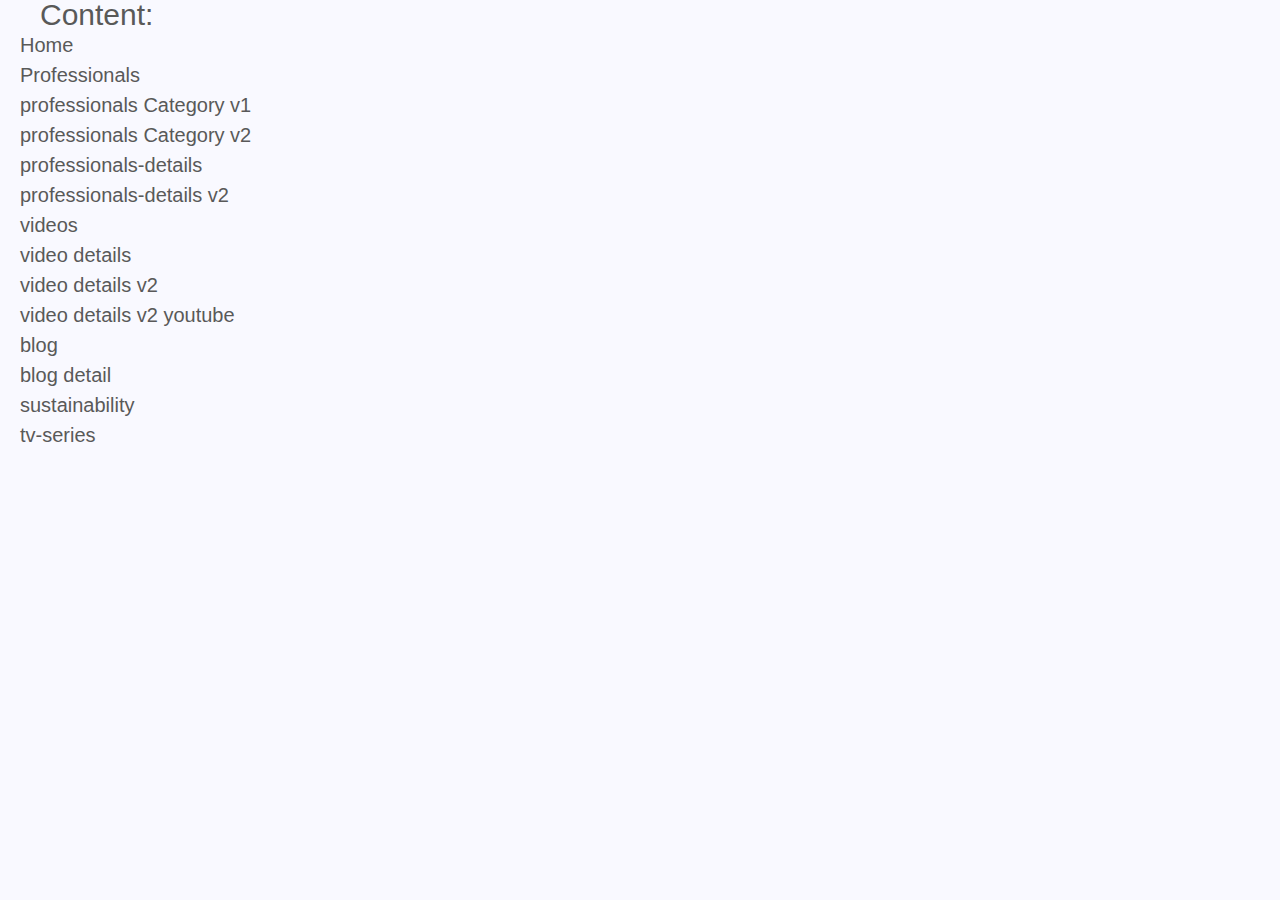
<file: index.html>
<!DOCTYPE html><html lang="en"><head>
    <meta charset="UTF-8">
    <title>Content</title>
    <meta name="format-detection" content="telephone=no">
    <meta name="viewport" content="width=device-width, initial-scale=1.0">
    <style>
        p, h2{
            font-family: 'Conv_Lato-Regular', sans-serif;
            font-size: 30px !important;
            font-weight: 700;
            color: #595959;
            margin-left: 40px;
        }

        li{
            list-style-type: none;
            counter-increment: li;
            position: relative;
            padding-left: 20px;
        }
        ol li::before {
            content: counter(li) ;
            display: inline-block;
            width: 10px;
            margin-right: 8px;
            margin-left: -17px;
            position: absolute;
            font-size: 20px;
            font-weight: 600;
            line-height: 24px;
            top: 3px;
            left: -10px;
            color: #595959;
            font-family: 'Conv_Lato-Regular', sans-serif;
        }
        li a{
            text-decoration: none;
            font-family: 'Conv_Lato-Regular', sans-serif;
            font-size: 20px;
            font-weight: 500;
            color: #595959;
            line-height: 30px;
        }

        li a:hover{
            color: #ff3448;
        }
    </style>
    <link rel="stylesheet" href="css/style.min.css">
</head>
    <body><h2>Content:</h2><ol>
        <li><a href="home.html">Home</a></li>
        <li><a href="professionals.html">Professionals</a></li>
        <li><a href="professionals-category.html">professionals Category v1</a></li>
        <li><a href="professionals-category-v2.html">professionals Category v2</a></li>
        <li><a href="professionals-details.html">professionals-details</a></li>
        <li><a href="professionals-details-v2.html">professionals-details v2</a></li>
        <li><a href="videos.html">videos</a></li>
        <li><a href="video-details.html">video details</a></li>
        <li><a href="video-details-v2.html">video details v2</a></li>
        <li><a href="video-details-v2-youtube.html">video details v2 youtube</a></li>
        <li><a href="blog.html">blog</a></li>
        <li><a href="blog-details.html">blog detail</a></li>
        <li><a href="sustainability.html">sustainability</a></li>
        <li><a href="tv-series.html">tv-series</a></li>
    </ol>

    <script src="js/libs.min.js"></script>
    <script src="js/main.min.js"></script>
</body>
</html>
</file>
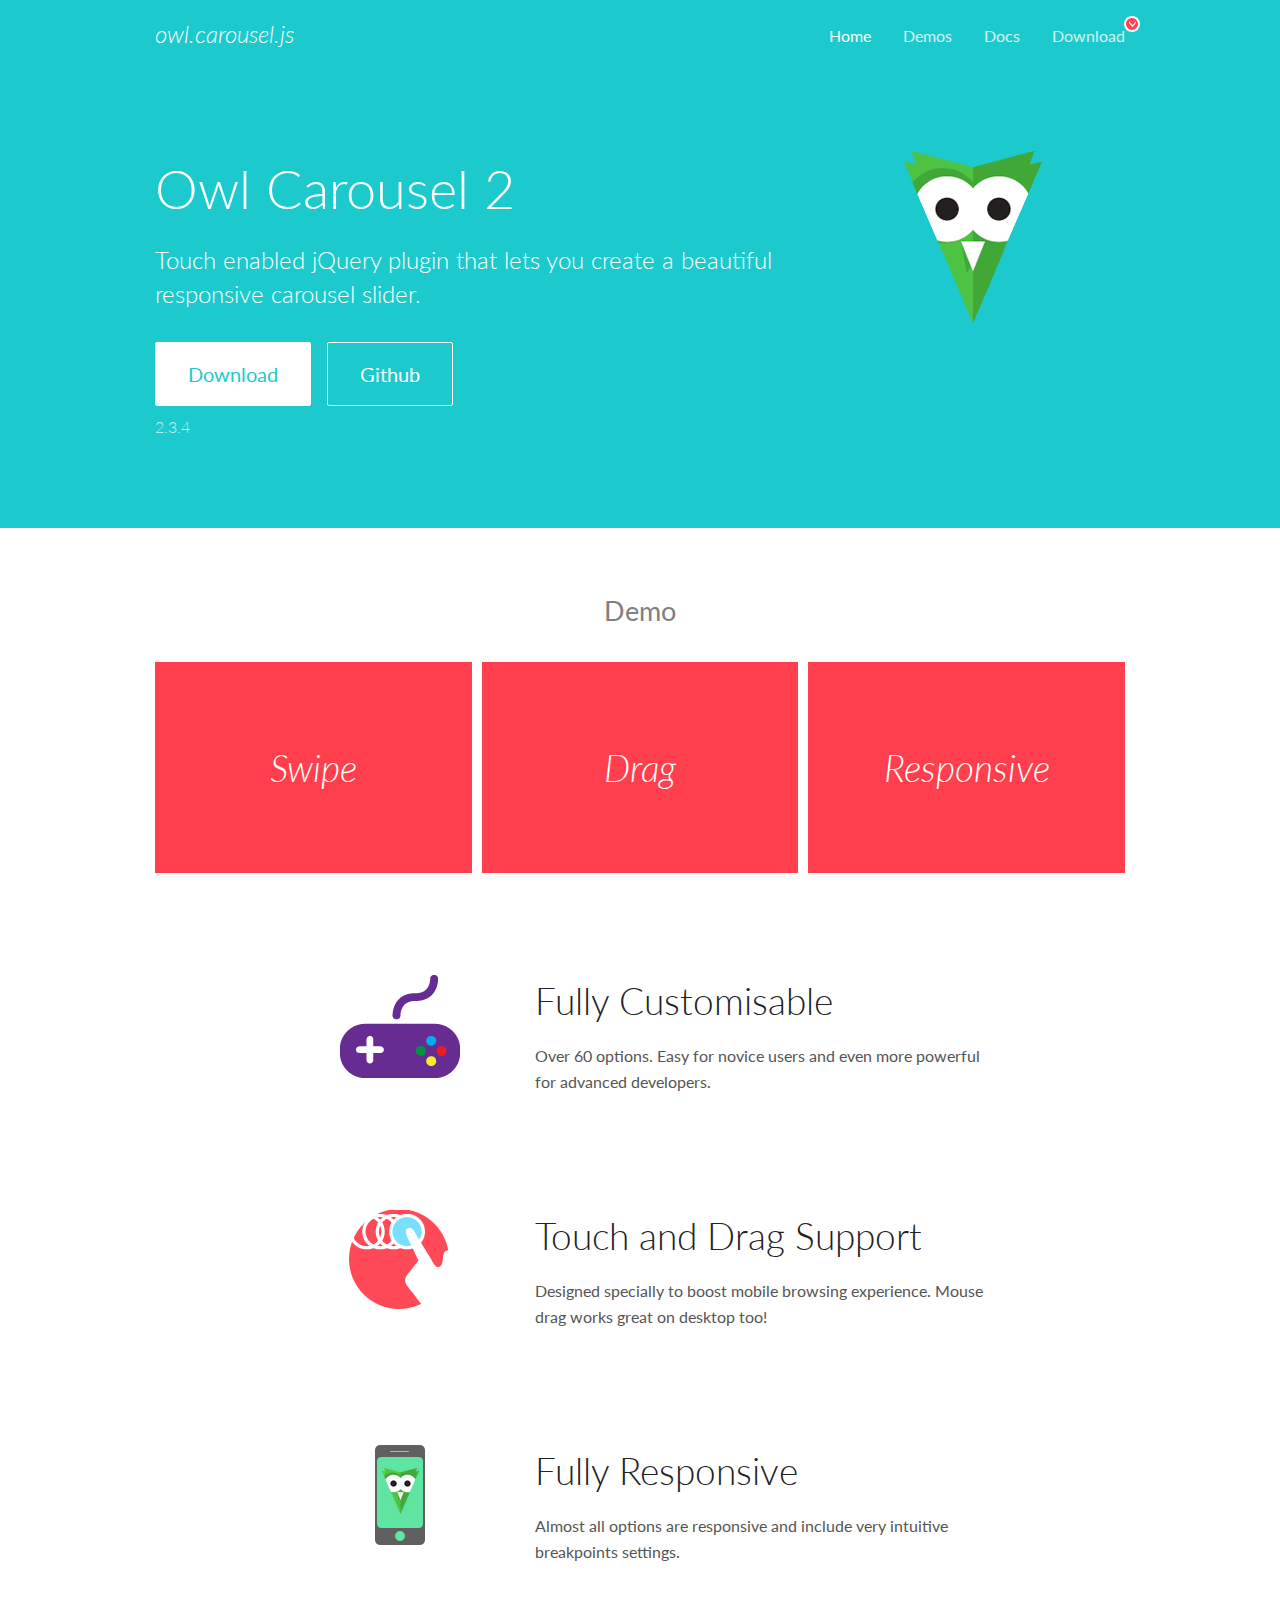
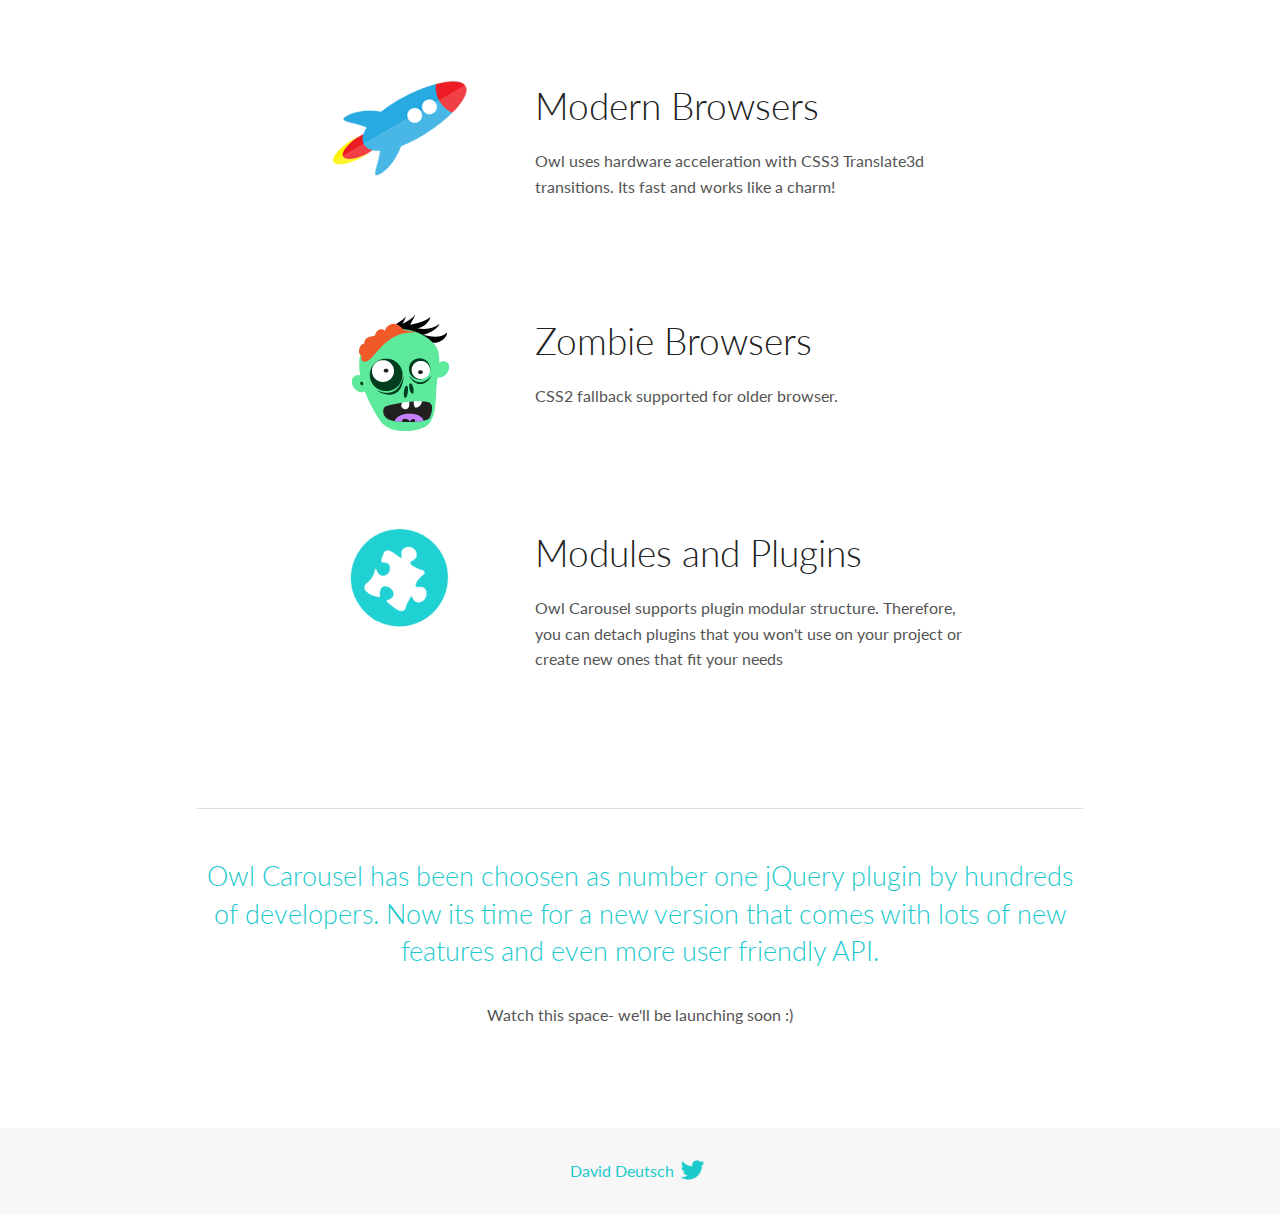
<file: OwlCarousel2-2.3.4/docs/index.html>
<!DOCTYPE html>
<html lang="en">
  <head>

    <!-- head -->
    <meta charset="utf-8">
    <meta name="msapplication-tap-highlight" content="no" />
    <meta name="viewport" content="width=device-width, initial-scale=1.0" />
    <meta name="description" content="Touch enabled jQuery plugin that lets you create beautiful responsive carousel slider.">
    <meta name="author" content="David Deutsch">
    <title>
      Home | Owl Carousel | 2.3.4
    </title>

    <!-- Stylesheets -->
    <link href='https://fonts.googleapis.com/css?family=Lato:300,400,700,400italic,300italic' rel='stylesheet' type='text/css'>
    <link rel="stylesheet" href="assets/css/docs.theme.min.css">

    <!-- Owl Stylesheets -->
    <link rel="stylesheet" href="assets/owlcarousel/assets/owl.carousel.min.css">
    <link rel="stylesheet" href="assets/owlcarousel/assets/owl.theme.default.min.css">

    <!-- HTML5 shim and Respond.js IE8 support of HTML5 elements and media queries -->

    <!--[if lt IE 9]>
      <script src="https://oss.maxcdn.com/libs/html5shiv/3.7.0/html5shiv.js"></script>
      <script src="https://oss.maxcdn.com/libs/respond.js/1.3.0/respond.min.js"></script>
    <![endif]-->

    <!-- Favicons -->
    <link rel="apple-touch-icon-precomposed" sizes="144x144" href="assets/ico/apple-touch-icon-144-precomposed.png">
    <link rel="shortcut icon" href="assets/ico/favicon.png">
    <link rel="shortcut icon" href="favicon.ico">

    <!-- Yeah i know js should not be in header. Its required for demos.-->

    <!-- javascript -->
    <script src="assets/vendors/jquery.min.js"></script>
    <script src="assets/owlcarousel/owl.carousel.js"></script>
  </head>
  <body>

    <!-- header -->
    <header class="header">
      <div class="row">
        <div class="large-12 columns">
          <div class="brand left">
            <h3>
              <a href="/OwlCarousel2/">owl.carousel.js</a> 
            </h3>
          </div>
          <a id="toggle-nav" class="right">
            <span></span> <span></span> <span></span> 
          </a> 
          <div class="nav-bar">
            <ul class="clearfix">
              <li class="active">
                <a href="/OwlCarousel2/index.html">Home</a> 
              </li>
              <li> <a href="/OwlCarousel2/demos/demos.html">Demos</a>  </li>
              <li> <a href="/OwlCarousel2/docs/started-welcome.html">Docs</a>  </li>
              <li>
                <a href="https://github.com/OwlCarousel2/OwlCarousel2/archive/2.3.4.zip">Download</a> 
                <span class="download"></span> 
              </li>
            </ul>
          </div>
        </div>
      </div>
    </header>

    <!-- home panel -->
    <section id="hero">
      <div class="row">
        <div class="large-8 medium-8 columns">
          <h1>Owl Carousel 2</h1>
          <h4>Touch enabled jQuery plugin that lets you create a beautiful responsive carousel slider.</h4>
          <a href="https://github.com/OwlCarousel2/OwlCarousel2/archive/2.3.4.zip" class="hero-button">Download</a> 
          <a href="https://github.com/OwlCarousel2/OwlCarousel2" class="hero-button outline">Github</a> 
          <p>2.3.4</p>
        </div>
        <div class="large-4 medium-4 columns">
          <img class="owl-logo" src="assets/img/owl-logo.png" alt="mr. Owl">
        </div>
      </div>
    </section>

    <!-- body -->
    <div class="home-demo">
      <div class="row">
        <div class="large-12 columns">
          <h3>Demo</h3>
          <div class="owl-carousel">
            <div class="item">
              <h2>Swipe</h2>
            </div>
            <div class="item">
              <h2>Drag</h2>
            </div>
            <div class="item">
              <h2>Responsive</h2>
            </div>
            <div class="item">
              <h2>CSS3</h2>
            </div>
            <div class="item">
              <h2>Fast</h2>
            </div>
            <div class="item">
              <h2>Easy</h2>
            </div>
            <div class="item">
              <h2>Free</h2>
            </div>
            <div class="item">
              <h2>Upgradable</h2>
            </div>
            <div class="item">
              <h2>Tons of options</h2>
            </div>
            <div class="item">
              <h2>Infinity</h2>
            </div>
            <div class="item">
              <h2>Auto Width</h2>
            </div>
          </div>
        </div>
      </div>
    </div>
    <script>
      var owl = $('.owl-carousel');
      owl.owlCarousel({
        margin: 10,
        loop: true,
        responsive: {
          0: {
            items: 1
          },
          600: {
            items: 2
          },
          1000: {
            items: 3
          }
        }
      })
    </script>

    <!-- features -->
    <div id="features">
      <div class="row">
        <div class="small-12 medium-9 small-centered columns">
          <section class="row feature">
            <div class="medium-4 small-12 columns">
              <img src="assets/img/feature-options.png" alt="">
            </div>
            <div class="medium-8 small-12 columns">
              <h2>Fully Customisable</h2>
              <p>Over 60 options. Easy for novice users and even more powerful for advanced developers.</p>
            </div>
          </section>
          <section class="row feature">
            <div class="medium-4 small-12 columns">
              <img src="assets/img/feature-drag.png" alt="">
            </div>
            <div class="medium-8 small-12 columns">
              <h2>Touch and Drag Support</h2>
              <p>Designed specially to boost mobile browsing experience. Mouse drag works great on desktop too!</p>
            </div>
          </section>
          <section class="row feature">
            <div class="medium-4 small-12 columns">
              <img src="assets/img/feature-responsive.png" alt="">
            </div>
            <div class="medium-8 small-12 columns">
              <h2>Fully Responsive</h2>
              <p>Almost all options are responsive and include very intuitive breakpoints settings.</p>
            </div>
          </section>
          <section class="row feature">
            <div class="medium-4 small-12 columns">
              <img src="assets/img/feature-modern.png" alt="">
            </div>
            <div class="medium-8 small-12 columns">
              <h2>Modern Browsers</h2>
              <p>Owl uses hardware acceleration with CSS3 Translate3d transitions. Its fast and works like a charm! </p>
            </div>
          </section>
          <section class="row feature">
            <div class="medium-4 small-12 columns">
              <img src="assets/img/feature-zombie.png" alt="">
            </div>
            <div class="medium-8 small-12 columns">
              <h2>Zombie Browsers</h2>
              <p>CSS2 fallback supported for older browser.</p>
            </div>
          </section>
          <section class="row feature">
            <div class="medium-4 small-12 columns">
              <img src="assets/img/feature-module.png" alt="">
            </div>
            <div class="medium-8 small-12 columns">
              <h2>Modules and Plugins</h2>
              <p>Owl Carousel supports plugin modular structure. Therefore, you can detach plugins that you won&#x27;t use on your project or create new ones that fit your needs</p>
            </div>
          </section>
        </div>
      </div>
    </div>

    <!-- footer -->
    <section id="teaser-text">
      <div class="row">
        <div class="small-12 medium-11 small-centered columns">
          <hr>
          <h3 id="owl-carousel-has-been-choosen-as-number-one-jquery-plugin-by-hundreds-of-developers-now-its-time-for-a-new-version-that-comes-with-lots-of-new-features-and-even-more-user-friendly-api-">Owl Carousel has been choosen as number one jQuery plugin by hundreds of developers. Now its time for a new version that comes with lots of new features and even more user friendly API.</h3>
          <p>Watch this space- we&#39;ll be launching soon :)</p>
        </div>
      </div>
    </section>

    <!-- footer -->
    <footer class="footer">
      <div class="row">
        <div class="large-12 columns">
          <h5>
            <a href="/OwlCarousel2/docs/support-contact.html">David Deutsch</a> 
            <a id="custom-tweet-button" href="https://twitter.com/share?url=https://github.com/OwlCarousel2/OwlCarousel2&text=Owl Carousel - This is so awesome! " target="_blank"></a> 
          </h5>
        </div>
      </div>
    </footer>

    <!-- vendors -->
    <script src="assets/vendors/highlight.js"></script>
    <script src="assets/js/app.js"></script>
  </body>
</html>
</file>
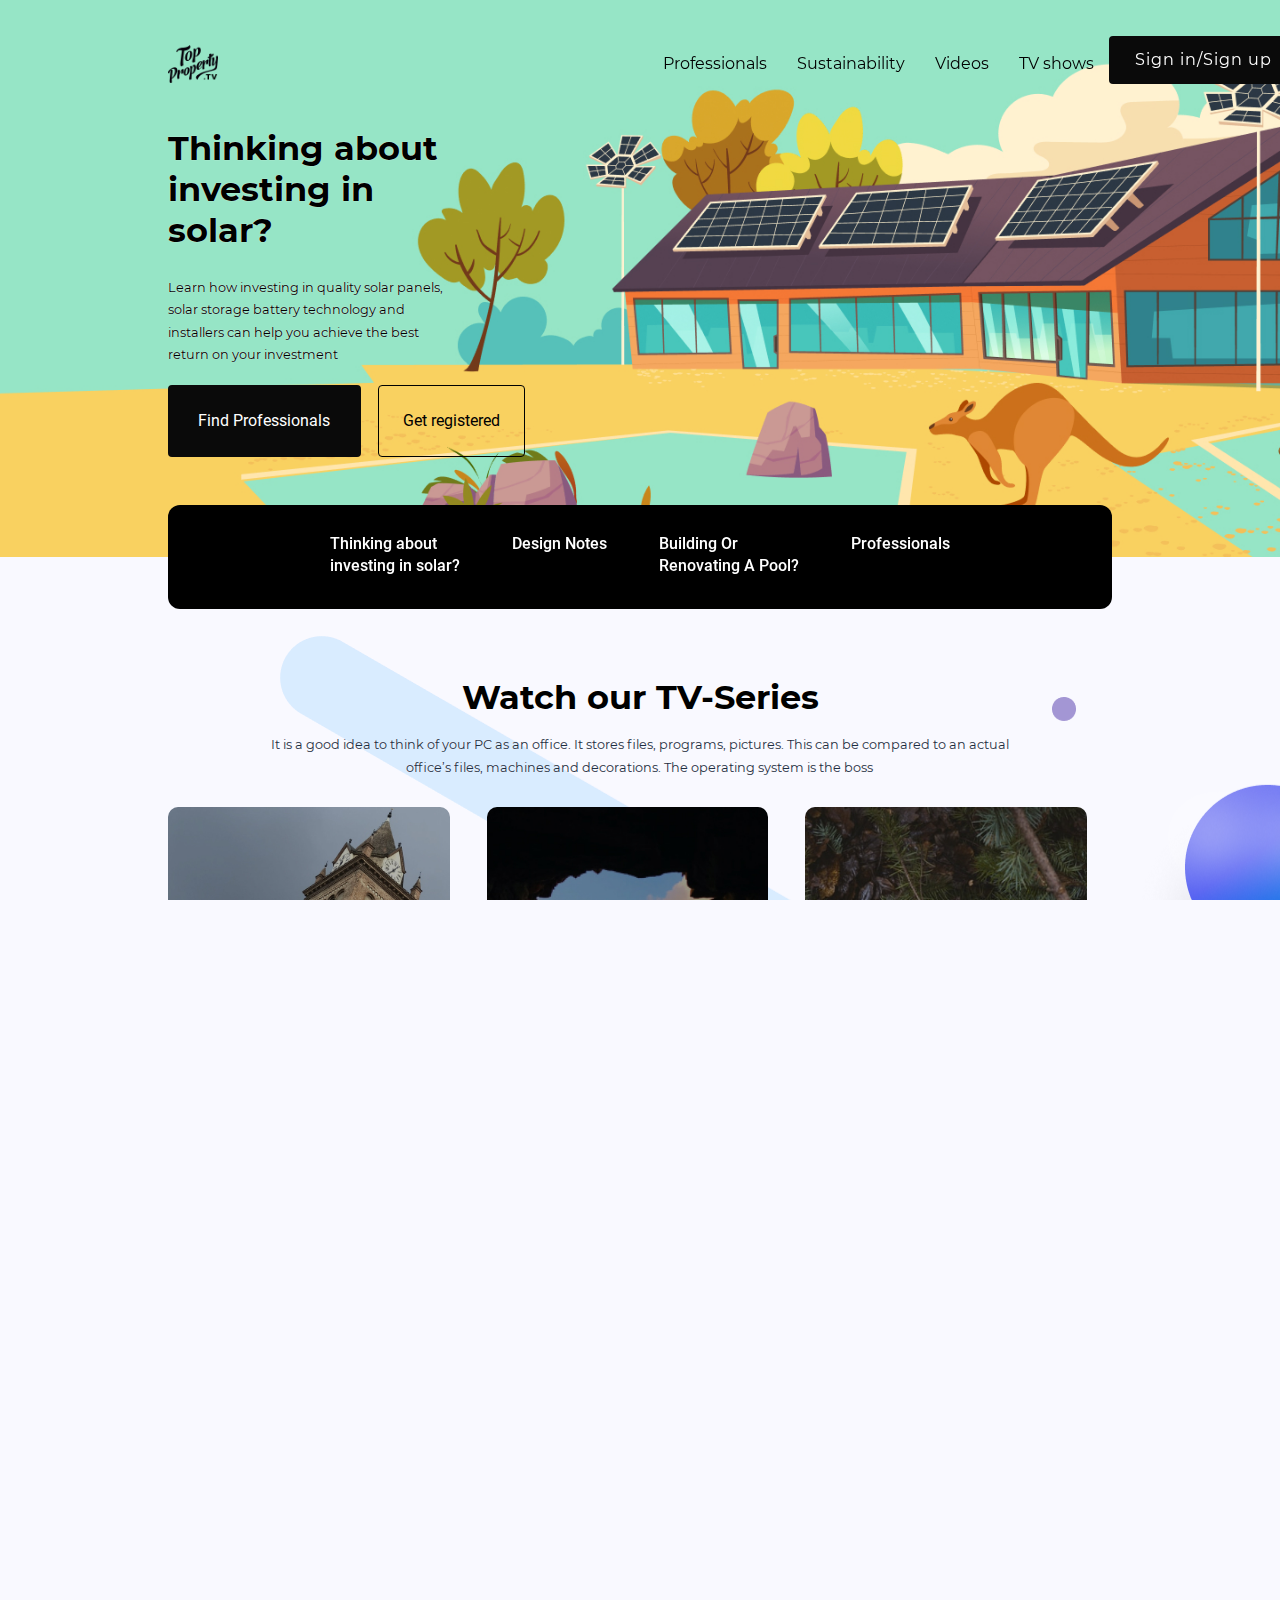
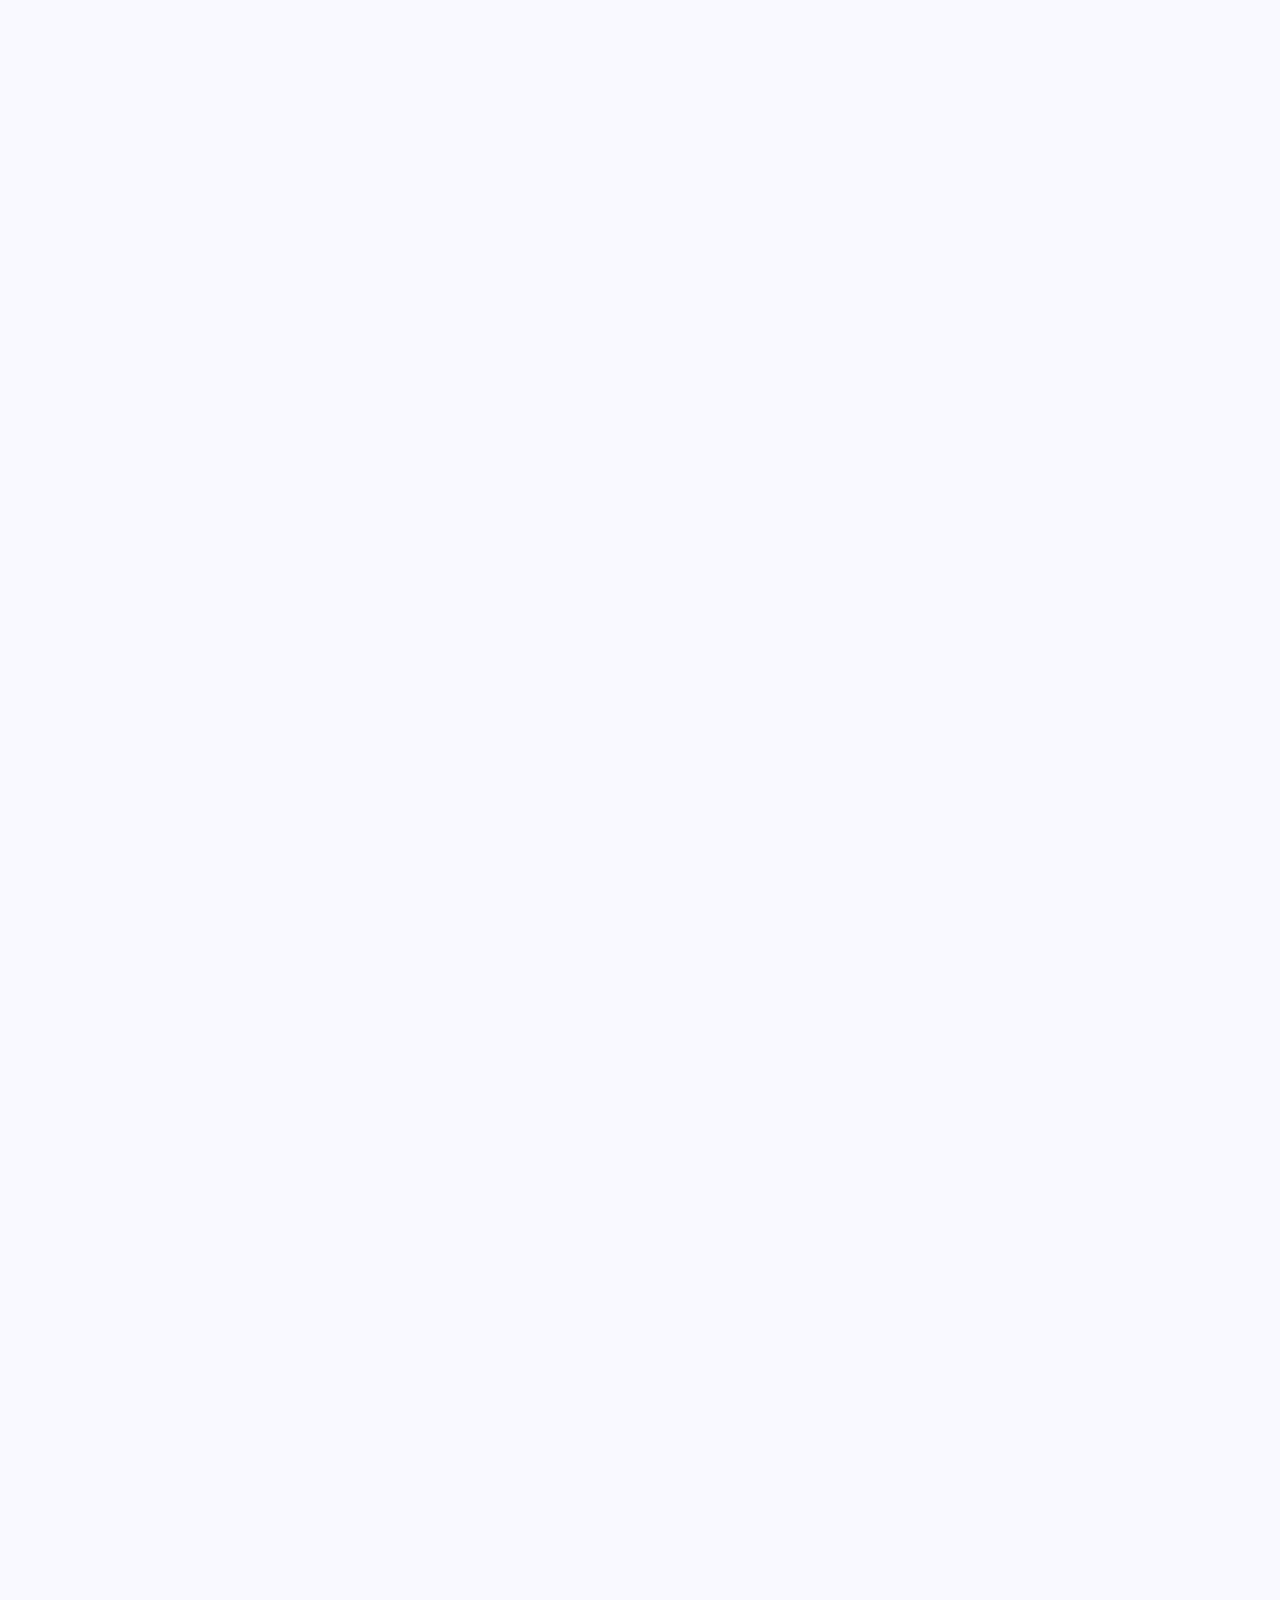
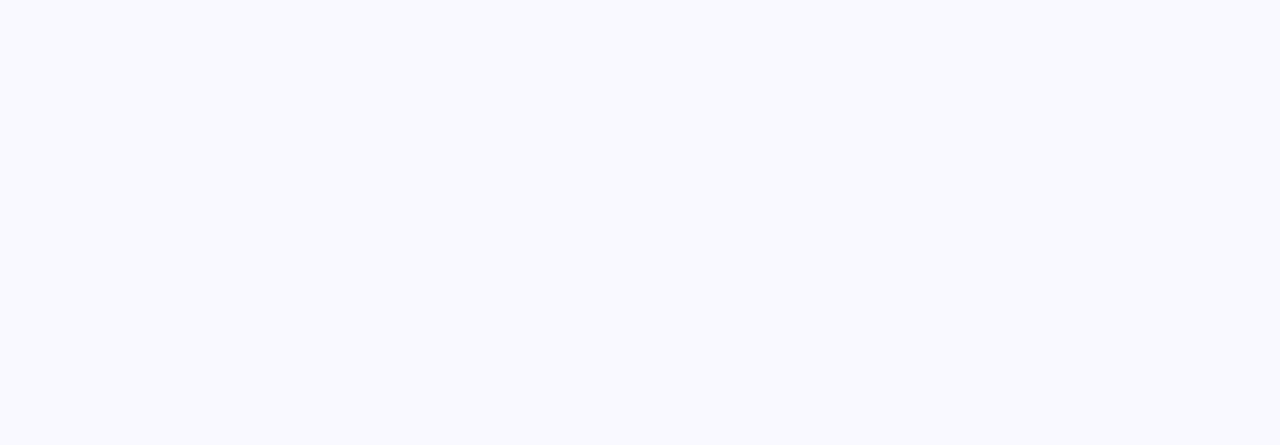
<file: home.html>
<!DOCTYPE html>
<html lang="en">
	<head>
		<meta charset="UTF-8">
		<title>Top Property</title>
		<meta name="format-detection" content="telephone=no">
		<meta name="viewport" content="width=device-width, initial-scale=1.0">
		<meta name='viewport' content='initial-scale=1, viewport-fit=cover'>
		<!-- <meta name="robots" content="noindex, nofollow"> -->
		<!-- <meta name="viewport" content="width=device-width, initial-scale=1.0, maximum-scale=1.0, user-scalable=0"> -->
		<!-- <link rel="shortcut icon" href="favicon.ico"> -->
		<!-- <link rel="stylesheet" href="bulma/bulma-rtl.min.css"> -->

		<link rel="stylesheet" type="text/css" href="bootstrap 4.1/dist/css/bootstrap.min.css"/>
	
		        <link rel="stylesheet" href="https://use.fontawesome.com/releases/v5.4.1/css/all.css" integrity="sha384-5sAR7xN1Nv6T6+dT2mhtzEpVJvfS3NScPQTrOxhwjIuvcA67KV2R5Jz6kr4abQsz" crossorigin="anonymous">
        <link rel="stylesheet" href="https://cdnjs.cloudflare.com/ajax/libs/OwlCarousel2/2.3.4/assets/owl.carousel.min.css">
<link rel="stylesheet" href="https://cdnjs.cloudflare.com/ajax/libs/OwlCarousel2/2.3.4/assets/owl.theme.default.min.css">
	<link rel="stylesheet" href="css/main.css">
 <link rel="stylesheet" href="css/style.css">
        <script src="https://code.jquery.com/jquery-3.3.1.slim.min.js" integrity="sha384-q8i/X+965DzO0rT7abK41JStQIAqVgRVzpbzo5smXKp4YfRvH+8abtTE1Pi6jizo" crossorigin="anonymous"></script>
        <script src="js/custom.js"></script>
        <script src="js/main.js"></script>
        <script src="https://cdnjs.cloudflare.com/ajax/libs/OwlCarousel2/2.3.4/owl.carousel.min.js"></script>
    <script src="https://cdnjs.cloudflare.com/ajax/libs/popper.js/1.14.3/umd/popper.min.js" integrity="sha384-ZMP7rVo3mIykV+2+9J3UJ46jBk0WLaUAdn689aCwoqbBJiSnjAK/l8WvCWPIPm49" crossorigin="anonymous"></script>
       

    <script src="https://stackpath.bootstrapcdn.com/bootstrap/4.1.3/js/bootstrap.min.js" integrity="sha384-ChfqqxuZUCnJSK3+MXmPNIyE6ZbWh2IMqE241rYiqJxyMiZ6OW/JmZQ5stwEULTy" crossorigin="anonymous"></script>
	</head>
	<body>
		<main class="for_page">
			<div class="page">
		<header class="header bg-transparent">
			<div class="container border-header">
                            <div class="row">
                                
                                            <div class=" col-xl-12 col-lg-12 col-md-12 col-sm-12 col-xs-12">
                                                   <nav class="navbar navbar-expand-lg navbar-dark">
  <!-- Brand -->
 <a href="/" class="logo"><img src="img/logo/tp-logo.png" alt="logo" title="logo" /></a>

  <!-- Toggler/collapsibe Button -->
  <button class="navbar-toggler" type="button" data-toggle="collapse" data-target="#collapsibleNavbar">
    <span class="navbar-toggler-icon"></span>
  </button>

  <!-- Navbar links -->
  <div class="collapse navbar-collapse" id="collapsibleNavbar">
    <ul class="navbar-nav">
      <li class="nav-item">
        <a class="nav-link item-link" href="#">Professionals</a>
      </li>
      <li class="nav-item">
        <a class="nav-link item-link" href="#">Sustainability</a>
      </li>
      <li class="nav-item">
        <a class="nav-link item-link" href="#">Videos</a>
      </li>
       <li class="nav-item">
        <a class="nav-link item-link" href="#">TV shows</a>
      </li>
      <li class="nav-item">
        <a class="nav-link log" href="#">Sign in/Sign up</a>
      </li>
    </ul>
  </div>
</nav> 
                                            </div>
                                            
                                        </div>
                                    </div>
		</header>
		
		<div id="carousel" class="carousel slide bg_slider" data-ride="carousel" data-interval="false">
		

            <div class="carousel-inner">
                 <div class="carousel-item active ">
                 <div class="hero-slider__item">
								<div class="hero-slider__bg ibg">
									<img src="img/home/hero-1.jpg" alt="bg">
								</div>
								<div class="hero-slider__item-inner container">
									<h1 class="hero-slider__title title">
										Thinking about investing in solar? 
									</h1>
									<p class="hero-slider__subtitle subtitle">
										Learn how investing in quality solar panels, solar storage battery technology and installers can help you achieve the best return on your investment
									</p>
									<div class="hero-slider__btn-wrap">
										<a href="#" class="hero-slider__btn button button4">Find Professionals</a>
										<a href="#" class="hero-slider__btn button is-transparent">Get registered</a>
									</div>
								</div>
							</div>

             </div>

    <div class="carousel-item sl_item ">
    	<div class="hero-slider__item">
								<div class="hero-slider__bg ibg">
									<img src="img/home/hero-2.jpg" alt="bg">
								</div>
								<div class="hero-slider__item-inner container">
									<h1 class="hero-slider__title title">
										Design Notes
									</h1>
									<p class="hero-slider__subtitle subtitle">
										Learn how investing in quality solar panels, solar storage battery technology and installers can help you achieve the best return on your investment
									</p>
									<div class="hero-slider__btn-wrap">
										<a href="#" class="hero-slider__btn button4">Find Professionals</a>
										<a href="#" class="hero-slider__btn button is-transparent">Get registered</a>
									</div>
								</div>
							</div>
    </div>
    <div class="carousel-item sl_item">
    	<<div class="hero-slider__item">
								<div class="hero-slider__bg ibg">
									<img src="img/home/hero-3.jpg" alt="bg">
								</div>
								<div class="hero-slider__item-inner container">
									<h1 class="hero-slider__title title">
										Building Or <br>Renovating A Pool?
									</h1>
									<p class="hero-slider__subtitle subtitle">
										Learn how investing in quality solar panels, solar storage battery technology and installers can help you achieve the best return on your investment
									</p>
									<div class="hero-slider__btn-wrap">
										<a href="#" class="hero-slider__btn button4 ">Find Professionals</a>
										<a href="#" class="hero-slider__btn button is-transparent">Get registered</a>
									</div>
								</div>
							</div>

    </div>
    <div class="carousel-item sl_item">
    	<div class="hero-slider__item">
								<div class="hero-slider__bg ibg">
									<img src="img/home/hero-4.jpg" alt="bg">
								</div>
								<div class="hero-slider__item-inner container">
									<h1 class="hero-slider__title title">
										Professionals
									</h1>
									<p class="hero-slider__subtitle subtitle">
										Learn how investing in quality solar panels, solar storage battery technology and installers can help you achieve the best return on your investment
									</p>
									<div class="hero-slider__btn-wrap">
										<a href="#" class=" hero-slider__btn button4">Find Professionals</a>
										<a href="#" class="hero-slider__btn button is-transparent">Get registered</a>
									</div>
								</div>
							</div>
  </div>
</div>

    <div class="hero-slider__dots carousel-indicators">
							<div class="hero-slider__dots-body ">

								<div class="hero-slider__dots-item active"  data-target="#carousel" data-slide-to="0" >
									<div class="hero-slider__dots-title">
										Thinking about<br/>investing in solar?
									</div>
									<div class="hero-slider__dots-hr"></div>
								</div>
								<div class="hero-slider__dots-item" data-target="#carousel" data-slide-to="1" >
									<div class="hero-slider__dots-title">
										Design Notes
									</div>
									<div class="hero-slider__dots-hr"></div>
								</div>

								<div class="hero-slider__dots-item">
									<div class="hero-slider__dots-title" data-target="#carousel" data-slide-to="2">
										Building Or <br>Renovating A Pool?
									</div>
									<div class="hero-slider__dots-hr"></div>
								</div>

								<div class="hero-slider__dots-item" data-target="#carousel" data-slide-to="3">
									<div class="hero-slider__dots-title">
										Professionals
									</div>
									<div class="hero-slider__dots-hr"></div>
								</div>
							</div>
						</div>
  </div>
 



<section class="series">
	<div class="container">
		<div class="row">
			<div class="col-xl-12 col-lg-12 col-md-12 col-sm-12 col-xs-12">
				<h2 class="title">Watch our TV-Series</h2>	
			</div>
		</div>
		<div class="row">
			<div class="col-xl-12 col-lg-12 col-md-12 col-sm-12 col-xs-12">
				<p class="subtitle text">It is a good idea to think of your PC as an office. It stores files, programs, pictures. This can be compared to an actual office’s files, machines and decorations. The operating system is the boss</p>	
			</div>
		</div>
		<div class="row our_series">
			<div class="col-xl-4 col-lg-4 col-md-4 col-sm-12 col-xs-12 ">
				<div class="series_item effect_shadow">
				<a href="">
				<div class="series_img">
				    <img src="img/home/our-series/our-series-1.png" alt="img">
			    </div>
			    <div class="series_content">
			    	<h4 class="our-series__card-title">Top Property</h4>
					<div class="our-series__card-subtitle">All episodes</div>
			    </div>
			</a>
		</div>
			</div>
			<div class="col-xl-4 col-lg-4 col-md-4 col-sm-12 col-xs-12 ">
				<div class="series_item effect_shadow">
				<a href="">
				<div class="series_img">
				    <img src="img/home/our-series/our-series-2.png" alt="img">
			    </div>
			    <div class="series_content">
			    	<h4 class="our-series__card-title">Oasis in the Dunes</h4>
					<div class="our-series__card-subtitle">All episodes</div>
			    </div>
			</a>
		</div>
			</div>
			<div class="col-xl-4 col-lg-4 col-md-4 col-sm-12 col-xs-12 ">
				<div class="series_item effect_shadow">
				<a href="">
				<div class="series_img">
				    <img src="img/home/our-series/our-series-3.png" alt="img">
			    </div>
			    <div class="series_content">
			    	<h4 class="our-series__card-title">Design Nation</h4>
					<div class="our-series__card-subtitle">All episodes</div>
			    </div>
			</a>
			</div>
		</div>
		</div>
	</div>
</section>
<section class="proffessionalism">
	<div class="container">
		<div class="row">
			<div class="col-xl-12 col-lg-12 col-md-12 col-sm-12 col-xs-12">
				<h2 class="title">Professionals near you</h2>
			</div>
		</div>
	</div>
		<div class="owl-carousel owl-theme slider_proff" id="slider">
            
            <div class="item_proff"><a href="">
            	<div class="proff_img effect_shadow">
				    <img src="img/home/professionals-slider/01.jpg" alt="img">
			    </div>
			    <div class="proff_content content">
			    	<h4>Landscapers</h4>
			    </div>
			</a>
            </div>
            <div class="item_proff">
            	<div class="proff_img effect_shadow"><a href="">
				    <img src="img/home/professionals-slider/02.jpg" alt="img">
			    </div>
			    <div class="proff_content content">
			    	<h4>Landscape Architect</h4>
			    </div>
			     </a>
            </div>
            <div class="item_proff">
            	<a href="">
            	<div class="proff_img effect_shadow">
				    <img src="img/home/professionals-slider/03.jpg" alt="img">
			    </div>
			    <div class="proff_content content">
			    	<h4>Architects</h4>
			    </div>
			</a>
            </div>
  <div class="item_proff">
  	<a href="">
  	<div class="proff_img effect_shadow">
				    <img src="img/home/professionals-slider/04.jpg" alt="img">
			    </div>
			    <div class="proff_content content">
			    	<h4>Drafting Services</h4>
			    </div>
			</a>
  </div>
  <div class="item_proff">
  	<a href="">
  	<div class="proff_img effect_shadow">
				    <img src="img/home/professionals-slider/05.jpg" alt="img">
			    </div>
			    <div class="proff_content content">
			    	<h4>Landscape Architect</h4>
			    </div>
			</a>
  </div>
	</div>
    <div class="container">
    	<div class="row">
    		<div class="col-xl-12 col-lg-12 col-md-12 col-sm-12 col-xs-12 button_all">
    		<a href="#" class="log2">Browse All</a>
    	</div>
    	</div>
    </div>
	</section>

	<section class="learning">
		<div class="container">
			<div class="row">
				<div class="col-xl-4 col-lg-12 col-md-12 col-sm-12 col-xs-12">
					<h2 class="videos_title title">Learn Videos</h2>
					<p class="videos_text text">Amet minim mollit non deserunt ullamco est sit aliqua dolor do amet sint. Velit officia consequat duis enim velit mollit. Exercitation veniam consequat sunt nostrud amet. Amet minim mollit non deserunt ullamco est sit.</p>
					<p class="videos_text text">Aliqua dolor do amet sint. Velit officia consequat duis enim velit mollit. Exercitation veniam consequat sunt nostrud amet.</p>
					<a href="#" class="button2 videos_btn">Find Professionals</a>
				</div>
				<div class="col-xl-8 col-lg-12 col-md-12 col-sm-12 col-xs-12 videos2">
					<div class="carousel-video-block__column carousel-video-block__column_2">
								<div class="carousel-video">
									<div class="carousel-video__body">

										<div class="carousel-video__item carousel-video__item--1 active">
												<div class="carousel-video__video-wrap ibg">
													<video class="carousel-video__video" src="img/videoplayback.mp4" poster="img/common-blocks/carousel-video/01.jpg" type="video/mp4; codecs=&quot;avc1.42E01E, mp4a.40.2&quot;"></video>
													<div class="carousel-video__control">
														<div class="carousel-video__play-pause">
															<span class="icon-play3"></span>
														</div>
													</div>
												</div>
												<div class="carousel-video__title">
													Solar Energy
												</div>
										</div>

 
										<div class="carousel-video__item carousel-video__item--2">

											<div class="carousel-video__video-wrap ibg">
												<video class="carousel-video__video" src="img/videoplayback.mp4" poster="img/common-blocks/carousel-video/02.jpg" type="video/mp4; codecs=&quot;avc1.42E01E, mp4a.40.2&quot;"></video>
												<div class="carousel-video__control">
													<div class="carousel-video__play-pause">
														<span class="icon-play3"></span>
													</div>
												</div>
											</div>
											<div class="carousel-video__title">
												Interior
											</div>
										</div>


										<div class="carousel-video__item carousel-video__item--3">
											<div class="carousel-video__video-wrap ibg">
												<video class="carousel-video__video" src="img/videoplayback.mp4" poster="img/common-blocks/carousel-video/03.jpg" type="video/mp4; codecs=&quot;avc1.42E01E, mp4a.40.2&quot;"></video>
												<div class="carousel-video__control">
													<div class="carousel-video__play-pause">
														<span class="icon-play3"></span>
													</div>
												</div>
											</div>
											<div class="carousel-video__title">
												Architecture
											</div>
										</div>


										<div class="carousel-video__item carousel-video__item--4">

											<div class="carousel-video__video-wrap ibg">
												<video class="carousel-video__video" src="img/videoplayback.mp4" poster="img/common-blocks/carousel-video/04.jpg" type="video/mp4; codecs=&quot;avc1.42E01E, mp4a.40.2&quot;"></video>
												<div class="carousel-video__control">
													<div class="carousel-video__play-pause">
														<span class="icon-play3"></span>
													</div>
												</div>
											</div>
											<div class="carousel-video__title">
												Property
											</div>

										</div> 

									</div>
								</div>
							</div>
						</div>
			</div>
		</div>
	</div>
	</section>








		</div>
		<footer class="footer">
			<div class="container">
				<div class="row foot_row">
					<div class="col-xl-5 col-lg-12 col-md-12 col-sm-12 col-xs-12 footer_info">
						<div class="mb_footer">
					<div class="footer__logo logo">
                        <a href="/" class="logo"><img src="img/logo/logo-white(1).png" alt="logo" title="logo" /></a>
                    </div> 
                    <p class="footer_text text">Learn how investing in quality solar panels, solar storage battery technology and installers can help you achieve the best return on your investment</p>
                    <h4 class="footer_title">Address</h4>
                    <p class="footer_contact_info">Roetersstraat 11, Spui 211, 1012<br/> WX Amsterdam, The<br/> Netherlands</p>	
				</div>
			</div>
				<div class="col-xl-7 col-lg-12 col-md-12 col-sm-12 col-xs-12 footer_form">
					<div class="footer_send">
                    <form class="form-inline">
  <div class="form-group mb-2 form_email">
    <label for="staticEmail2" class="sr-only">Email</label>
    <input type="text" readonly class="form-control-plaintext" id="staticEmail2" placeholder="Email address">
  </div>
  <button type="submit" class="btn btn-primary mb-2 footer_btn">Subscribe</button>
</form>
</div>
<a href="" class="link_title">Professionals</a>
<div class="row">
	<div class="col-xl-6 col-lg-6 col-md-6 col-sm-6 col-xs-12 footer_link">
		<ul>
		<li class="link_subtitle"><a href="">Architects</a></li>
		<li class="link_subtitle"><a href="">Drafting Services</a></li>
		<li class="link_subtitle"><a href="">Drafting Services</a></li>
		<li class="link_subtitle"><a href="">Landscape Architects</a></li>
		<li class="link_subtitle"><a href="">Interior Designers</a></li>
	</ul>
	</div>
	<div class="col-xl-6 col-lg-6 col-md-6 col-sm-6 col-xs-12 footer_link">
		<ul>
		<li class="link_subtitle"><a href="">Landscapers</a></li>
		<li class="link_subtitle"><a href="">Builders</a></li>
		<li class="link_subtitle"><a href="">Solar Energy</a></li>
	</ul>
	</div>
	</div>
	<hr class="footer_line">
	<div class="row">
	<div class="col-xl-6 col-lg-6 col-md-6 col-sm-6 col-xs-12 footer_link">	
	<ul>
		<li ><a href="" class="link_title">Learning videos</a></li>
		<li ><a href="" class="link_title">Must read articles</a></li>
	</ul>
</div>
<div class="col-xl-6 col-lg-6 col-md-6 col-sm-6 col-xs-12 footer_link">	
	<ul>
		<li ><a href="" class="link_title">Support</a></li>
		<li ><a href="" class="link_title">FAQ</a></li>
		<li class="link_subtitle"><a href="">Contact Us</a></li>
		<li class="link_subtitle"><a href="">The Team</a></li>
	</ul>
</div>
</div>
</div>
</div>
			<div class="row">
				<div class="col-xl-2 col-lg-2 col-md-3 col-sm-12 col-xs-12">
					<h4 class="footer_title">Pnone</h4>
					<a href="tel:79654041978" class="footer_contact_info">+7 965-404-1978</a>
				</div>
				<div class="col-xl-4 col-lg-4 col-md-5 col-sm-12 col-xs-12">
					<h4 class="footer_title">Email</h4>
					<a href="mailto:giuseppe_rippin@yahoo.com" class="footer_contact_info">giuseppe_rippin@yahoo.com</a>
				</div>
				<div class="col-xl-6 col-lg-6 col-md-4 col-sm-12 col-xs-12">
					<h4 class="footer_title">Twitter</h4>
					<a href="" class="footer_contact_info">@electricbooze</a>
				</div>

			</div>
			<div class="row">
				<div class="col-xl-12 col-lg-12 col-md-12 col-sm-12 col-xs-12">
					<p class="copyright">Copyright © 2019 Top Property. All Rights Reserved.</p>
				</div>
			</div>


					
				</div>


				
		</div>
		</footer>
</main>
</body>
</html>

		<!--

		<div class="wrapper">
			<header class="header bg-transparent">

					<nav class="navbar" role="navigation" aria-label="main navigation">
						<div class="container">
							<div class="navbar-brand">
							  <div class="header__logo logo">
							  	<a href="#">
							  		<img src="img/logo/tp-logo.png" alt="logo">
							  	</a>
							  </div>
							  <a role="button" class="navbar-burger" aria-label="menu" aria-expanded="false">
							    <span aria-hidden="true"></span>
							    <span aria-hidden="true"></span>
							    <span aria-hidden="true"></span>
							  </a>
							</div>
							<div class="navbar-menu">
								<div class="navbar-end">
									<a href="#" class="navbar-item">Professionals</a>
									<a href="#" class="navbar-item">Sustainability</a>
									<a href="video-details-v2-youtube.html" class="navbar-item">Videos</a>
									<a href="#" class="navbar-item">TV shows</a>
									<a href="#" class="navbar-item">Articles</a>
									<div class="navbar-item">
										<a href="#" class="button is-black is-medium"> 
											Sign in/Sign up
										</a>
									</div>
								</div>
							</div>
						</div>
					</nav>

			</header>
			<main class="page home">

				<section class="home__hero-slider hero-slider">

						<div class="hero-slider__body">

							<div class="hero-slider__item">
								<div class="hero-slider__bg ibg">
									<img src="img/home/hero-1.jpg" alt="bg">
								</div>
								<div class="hero-slider__item-inner container">
									<h1 class="hero-slider__title title">
										Thinking about investing in solar? 
									</h1>
									<p class="hero-slider__subtitle subtitle">
										Learn how investing in quality solar panels, solar storage battery technology and installers can help you achieve the best return on your investment
									</p>
									<div class="hero-slider__btn-wrap">
										<a href="#" class="hero-slider__btn button is-black">Find Professionals</a>
										<a href="#" class="hero-slider__btn button is-transparent">Get registered</a>
									</div>
								</div>
							</div>

							<div class="hero-slider__item">
								<div class="hero-slider__bg ibg">
									<img src="img/home/hero-2.jpg" alt="bg">
								</div>
								<div class="hero-slider__item-inner container">
									<h1 class="hero-slider__title title">
										Design Notes
									</h1>
									<p class="hero-slider__subtitle subtitle">
										Learn how investing in quality solar panels, solar storage battery technology and installers can help you achieve the best return on your investment
									</p>
									<div class="hero-slider__btn-wrap">
										<a href="#" class="hero-slider__btn button is-black">Find Professionals</a>
										<a href="#" class="hero-slider__btn button is-transparent">Get registered</a>
									</div>
								</div>
							</div>

							<div class="hero-slider__item">
								<div class="hero-slider__bg ibg">
									<img src="img/home/hero-3.jpg" alt="bg">
								</div>
								<div class="hero-slider__item-inner container">
									<h1 class="hero-slider__title title">
										Building Or <br>Renovating A Pool?
									</h1>
									<p class="hero-slider__subtitle subtitle">
										Learn how investing in quality solar panels, solar storage battery technology and installers can help you achieve the best return on your investment
									</p>
									<div class="hero-slider__btn-wrap">
										<a href="#" class="hero-slider__btn button is-black">Find Professionals</a>
										<a href="#" class="hero-slider__btn button is-transparent">Get registered</a>
									</div>
								</div>
							</div>

							<div class="hero-slider__item">
								<div class="hero-slider__bg ibg">
									<img src="img/home/hero-4.jpg" alt="bg">
								</div>
								<div class="hero-slider__item-inner container">
									<h1 class="hero-slider__title title">
										Professionals
									</h1>
									<p class="hero-slider__subtitle subtitle">
										Learn how investing in quality solar panels, solar storage battery technology and installers can help you achieve the best return on your investment
									</p>
									<div class="hero-slider__btn-wrap">
										<a href="#" class="hero-slider__btn button is-black">Find Professionals</a>
										<a href="#" class="hero-slider__btn button is-transparent">Get registered</a>
									</div>
								</div>
							</div>
						</div>
						<div class="hero-slider__dots">
							<div class="hero-slider__dots-body">

								<div class="hero-slider__dots-item">
									<div class="hero-slider__dots-title">
										Thinking about investing in solar?
									</div>
									<div class="hero-slider__dots-hr"></div>
								</div>
								<div class="hero-slider__dots-item">
									<div class="hero-slider__dots-title">
										Design Notes
									</div>
									<div class="hero-slider__dots-hr"></div>
								</div>

								<div class="hero-slider__dots-item">
									<div class="hero-slider__dots-title">
										Building Or <br>Renovating A Pool?
									</div>
									<div class="hero-slider__dots-hr"></div>
								</div>

								<div class="hero-slider__dots-item">
									<div class="hero-slider__dots-title">
										Professionals
									</div>
									<div class="hero-slider__dots-hr"></div>
								</div>
							</div>
						</div>
				</section>

				<section class="home__our-series our-series">
					<div class="container">
						<h2 class="our-series__title title">
							Watch our TV-Series
						</h2>
						<div class="our-series__subtitle text">
							It is a good idea to think of your PC as an office. It stores files, programs, pictures. This can be compared to an actual office’s files, machines and decorations. The operating system is the boss
						</div>
						<div class="our-series__cards columns block-columns--3 is-multiline">
							<div class="column is-one-third">
								<a href="#" class="our-series__card">
									<div class="our-series__card-bg ibg">
										<img src="img/home/our-series/our-series-1.jpg" alt="img">
									</div>
									<div class="our-series__card-inner">
										<h4 class="our-series__card-title">
											Top Property
										</h4>
										<div class="our-series__card-subtitle">
											All episodes
										</div>
									</div>
								</a>
							</div>
							<div class="column is-one-third">
								<a href="#" class="our-series__card">
									<div class="our-series__card-bg ibg">
										<img src="img/home/our-series/our-series-2.jpg" alt="img">
									</div>
									<div class="our-series__card-inner">
										<h4 class="our-series__card-title">
											Oasis in the Dunes
										</h4>
										<div class="our-series__card-subtitle">
											All episodes
										</div>
									</div>
								</a>
							</div>
							<div class="column is-one-third">
								<a href="#" class="our-series__card">
									<div class="our-series__card-bg ibg">
										<img src="img/home/our-series/our-series-3.jpg" alt="img">
									</div>
									<div class="our-series__card-inner">
										<h4 class="our-series__card-title">
											Design Nation
										</h4>
										<div class="our-series__card-subtitle">
											All episodes
										</div>
									</div>
								</a>
							</div>
							
						</div>
					</div>
				</section>

				<section class="home__professionals professionals">
					<div class="container">
						<div class="professionals__title title">
							Professionals near you
						</div>

						<div class="professionals__slider">
							<a class="professionals__item" href="#">
								<figure>
									<p class="professionals__img-wrap ibg">
										<img src="img/home/professionals-slider/01.jpg" alt="img">
									</p>
									<figcaption class="professionals__text">
										Architects
									</figcaption>
								</figure>
							</a>

							<a class="professionals__item" href="#">
								<figure>
									<p class="professionals__img-wrap ibg">
										<img src="img/home/professionals-slider/02.jpg" alt="img">
									</p>
									<figcaption class="professionals__text">
										Drafting Services
									</figcaption>
								</figure>
							</a>

							<a class="professionals__item" href="#">
								<figure>
									<p class="professionals__img-wrap ibg">
										<img src="img/home/professionals-slider/03.jpg" alt="img">
									</p>
									<figcaption class="professionals__text">
										Landscape Architect
									</figcaption>
								</figure>
							</a>

							<a class="professionals__item" href="#">
								<figure>
									<p class="professionals__img-wrap ibg">
										<img src="img/home/professionals-slider/04.jpg" alt="img">
									</p>
									<figcaption class="professionals__text">
										Interior Designer
									</figcaption>
								</figure>
							</a>

							<a class="professionals__item" href="#">
								<figure>
									<p class="professionals__img-wrap ibg">
										<img src="img/home/professionals-slider/05.jpg" alt="img">
									</p>
									<figcaption class="professionals__text">
										Landscapers
									</figcaption>
								</figure>
							</a>
							<a class="professionals__item" href="#">
								<figure>
									<p class="professionals__img-wrap ibg">
										<img src="img/home/professionals-slider/03.jpg" alt="img">
									</p>
									<figcaption class="professionals__text">
										Landscape Architect
									</figcaption>
								</figure>
							</a>
						</div>

						<div class="professionals__btn-wrap">
							<a class="button is-transparent" href="#">Browse All</a>
						</div>
					</div>
				</section>

				<section class="home__learn-videos carousel-video-block">
					<div class="container">
						<div class="carousel-video-block__body">
							<div class="carousel-video-block__column carousel-video-block__column_1">
								<h2 class="carousel-video-block__title title">
									Learn Videos
								</h2>
								<div class="carousel-video-block__text text">
									<p>
										Amet minim mollit non deserunt ullamco est sit aliqua dolor do amet sint. Velit officia consequat duis enim velit mollit. Exercitation veniam consequat sunt nostrud amet. Amet minim mollit non deserunt ullamco est sit.
									</p>
									<p>
										Aliqua dolor do amet sint. Velit officia consequat duis enim velit mollit. Exercitation veniam consequat sunt nostrud amet.
									</p>
								</div>
								<div class="carousel-video-block__btn-wrap">
									<a class="button is-black" href="#">Find Professionals</a>
								</div>
							</div>
							<div class="carousel-video-block__column carousel-video-block__column_2">
								<div class="carousel-video">
									<div class="carousel-video__body">

										<div class="carousel-video__item carousel-video__item--1 active">
												<div class="carousel-video__video-wrap ibg">
													<video class="carousel-video__video" src="img/videoplayback.mp4" poster="img/common-blocks/carousel-video/01.jpg" type="video/mp4; codecs=&quot;avc1.42E01E, mp4a.40.2&quot;"></video>
													<div class="carousel-video__control">
														<div class="carousel-video__play-pause">
															<span class="icon-play3"></span>
														</div>
													</div>
												</div>
												<div class="carousel-video__title">
													Solar Energy
												</div>
										</div>

 
										<div class="carousel-video__item carousel-video__item--2">

											<div class="carousel-video__video-wrap ibg">
												<video class="carousel-video__video" src="img/videoplayback.mp4" poster="img/common-blocks/carousel-video/02.jpg" type="video/mp4; codecs=&quot;avc1.42E01E, mp4a.40.2&quot;"></video>
												<div class="carousel-video__control">
													<div class="carousel-video__play-pause">
														<span class="icon-play3"></span>
													</div>
												</div>
											</div>
											<div class="carousel-video__title">
												Interior
											</div>
										</div>


										<div class="carousel-video__item carousel-video__item--3">
											<div class="carousel-video__video-wrap ibg">
												<video class="carousel-video__video" src="img/videoplayback.mp4" poster="img/common-blocks/carousel-video/03.jpg" type="video/mp4; codecs=&quot;avc1.42E01E, mp4a.40.2&quot;"></video>
												<div class="carousel-video__control">
													<div class="carousel-video__play-pause">
														<span class="icon-play3"></span>
													</div>
												</div>
											</div>
											<div class="carousel-video__title">
												Architecture
											</div>
										</div>


										<div class="carousel-video__item carousel-video__item--4">

											<div class="carousel-video__video-wrap ibg">
												<video class="carousel-video__video" src="img/videoplayback.mp4" poster="img/common-blocks/carousel-video/04.jpg" type="video/mp4; codecs=&quot;avc1.42E01E, mp4a.40.2&quot;"></video>
												<div class="carousel-video__control">
													<div class="carousel-video__play-pause">
														<span class="icon-play3"></span>
													</div>
												</div>
											</div>
											<div class="carousel-video__title">
												Property
											</div>

										</div> 

									</div>
								</div>
							</div>
						</div>
					</div>
				</section>

			</main>
			@@include('project/footer/_footer.html')
		</div>
		@@include('_scripts.html')
	</body>
</html>
</file>
<file: css/main.css>
@font-face {
  font-family: "Montserrat";
  font-display: swap;
  src: url("../fonts/Montserrat-Black.woff") format("woff"), url("../fonts/Montserrat-Black.woff2") format("woff2");
  font-weight: 900;
  font-style: normal;
}

@font-face {
  font-family: "Montserrat-BlackItalic";
  font-display: swap;
  src: url("../fonts/Montserrat-BlackItalic.woff") format("woff"), url("../fonts/Montserrat-BlackItalic.woff2") format("woff2");
  font-weight: 900;
  font-style: normal;
}

@font-face {
  font-family: "Montserrat";
  font-display: swap;
  src: url("../fonts/Montserrat-Bold.woff") format("woff"), url("../fonts/Montserrat-Bold.woff2") format("woff2");
  font-weight: 700;
  font-style: normal;
}

@font-face {
  font-family: "Montserrat-BoldItalic";
  font-display: swap;
  src: url("../fonts/Montserrat-BoldItalic.woff") format("woff"), url("../fonts/Montserrat-BoldItalic.woff2") format("woff2");
  font-weight: 700;
  font-style: normal;
}

@font-face {
  font-family: "Montserrat";
  font-display: swap;
  src: url("../fonts/Montserrat-ExtraBold.woff") format("woff"), url("../fonts/Montserrat-ExtraBold.woff2") format("woff2");
  font-weight: 800;
  font-style: normal;
}

@font-face {
  font-family: "Montserrat-ExtraBoldItalic";
  font-display: swap;
  src: url("../fonts/Montserrat-ExtraBoldItalic.woff") format("woff"), url("../fonts/Montserrat-ExtraBoldItalic.woff2") format("woff2");
  font-weight: 800;
  font-style: normal;
}

@font-face {
  font-family: "Montserrat";
  font-display: swap;
  src: url("../fonts/Montserrat-ExtraLight.woff") format("woff"), url("../fonts/Montserrat-ExtraLight.woff2") format("woff2");
  font-weight: 200;
  font-style: normal;
}

@font-face {
  font-family: "Montserrat-ExtraLightItalic";
  font-display: swap;
  src: url("../fonts/Montserrat-ExtraLightItalic.woff") format("woff"), url("../fonts/Montserrat-ExtraLightItalic.woff2") format("woff2");
  font-weight: 200;
  font-style: normal;
}

@font-face {
  font-family: "Montserrat-Italic";
  font-display: swap;
  src: url("../fonts/Montserrat-Italic.woff") format("woff"), url("../fonts/Montserrat-Italic.woff2") format("woff2");
  font-weight: 400;
  font-style: normal;
}

@font-face {
  font-family: "Montserrat";
  font-display: swap;
  src: url("../fonts/Montserrat-Light.woff") format("woff"), url("../fonts/Montserrat-Light.woff2") format("woff2");
  font-weight: 300;
  font-style: normal;
}

@font-face {
  font-family: "Montserrat-LightItalic";
  font-display: swap;
  src: url("../fonts/Montserrat-LightItalic.woff") format("woff"), url("../fonts/Montserrat-LightItalic.woff2") format("woff2");
  font-weight: 300;
  font-style: normal;
}

@font-face {
  font-family: "Montserrat";
  font-display: swap;
  src: url("../fonts/Montserrat-Medium.woff") format("woff"), url("../fonts/Montserrat-Medium.woff2") format("woff2");
  font-weight: 500;
  font-style: normal;
}

@font-face {
  font-family: "Montserrat-MediumItalic";
  font-display: swap;
  src: url("../fonts/Montserrat-MediumItalic.woff") format("woff"), url("../fonts/Montserrat-MediumItalic.woff2") format("woff2");
  font-weight: 500;
  font-style: normal;
}

@font-face {
  font-family: "Montserrat";
  font-display: swap;
  src: url("../fonts/Montserrat-Regular.woff") format("woff"), url("../fonts/Montserrat-Regular.woff2") format("woff2");
  font-weight: 400;
  font-style: normal;
}

@font-face {
  font-family: "Montserrat-SemiBold";
  font-display: swap;
  src: url("../fonts/Montserrat-SemiBold.woff") format("woff"), url("../fonts/Montserrat-SemiBold.woff2") format("woff2");
  font-weight: 700;
  font-style: normal;
}

@font-face {
  font-family: "Montserrat-SemiBoldItalic";
  font-display: swap;
  src: url("../fonts/Montserrat-SemiBoldItalic.woff") format("woff"), url("../fonts/Montserrat-SemiBoldItalic.woff2") format("woff2");
  font-weight: 700;
  font-style: normal;
}

@font-face {
  font-family: "Montserrat";
  font-display: swap;
  src: url("../fonts/Montserrat-Thin.woff") format("woff"), url("../fonts/Montserrat-Thin.woff2") format("woff2");
  font-weight: 100;
  font-style: normal;
}

@font-face {
  font-family: "Montserrat-ThinItalic";
  font-display: swap;
  src: url("../fonts/Montserrat-ThinItalic.woff") format("woff"), url("../fonts/Montserrat-ThinItalic.woff2") format("woff2");
  font-weight: 100;
  font-style: normal;
}

@font-face {
  font-family: "Roboto";
  font-display: swap;
  src: url("../fonts/Roboto-Black.woff") format("woff"), url("../fonts/Roboto-Black.woff2") format("woff2");
  font-weight: 900;
  font-style: normal;
}

@font-face {
  font-family: "Roboto-BlackItalic";
  font-display: swap;
  src: url("../fonts/Roboto-BlackItalic.woff") format("woff"), url("../fonts/Roboto-BlackItalic.woff2") format("woff2");
  font-weight: 900;
  font-style: normal;
}

@font-face {
  font-family: "Roboto";
  font-display: swap;
  src: url("../fonts/Roboto-Bold.woff") format("woff"), url("../fonts/Roboto-Bold.woff2") format("woff2");
  font-weight: 700;
  font-style: normal;
}

@font-face {
  font-family: "Roboto-BoldItalic";
  font-display: swap;
  src: url("../fonts/Roboto-BoldItalic.woff") format("woff"), url("../fonts/Roboto-BoldItalic.woff2") format("woff2");
  font-weight: 700;
  font-style: normal;
}

@font-face {
  font-family: "Roboto-Italic";
  font-display: swap;
  src: url("../fonts/Roboto-Italic.woff") format("woff"), url("../fonts/Roboto-Italic.woff2") format("woff2");
  font-weight: 400;
  font-style: normal;
}

@font-face {
  font-family: "Roboto";
  font-display: swap;
  src: url("../fonts/Roboto-Light.woff") format("woff"), url("../fonts/Roboto-Light.woff2") format("woff2");
  font-weight: 300;
  font-style: normal;
}

@font-face {
  font-family: "Roboto-LightItalic";
  font-display: swap;
  src: url("../fonts/Roboto-LightItalic.woff") format("woff"), url("../fonts/Roboto-LightItalic.woff2") format("woff2");
  font-weight: 300;
  font-style: normal;
}

@font-face {
  font-family: "Roboto";
  font-display: swap;
  src: url("../fonts/Roboto-Medium.woff") format("woff"), url("../fonts/Roboto-Medium.woff2") format("woff2");
  font-weight: 500;
  font-style: normal;
}

@font-face {
  font-family: "Roboto-MediumItalic";
  font-display: swap;
  src: url("../fonts/Roboto-MediumItalic.woff") format("woff"), url("../fonts/Roboto-MediumItalic.woff2") format("woff2");
  font-weight: 500;
  font-style: normal;
}

@font-face {
  font-family: "Roboto";
  font-display: swap;
  src: url("../fonts/Roboto-Regular.woff") format("woff"), url("../fonts/Roboto-Regular.woff2") format("woff2");
  font-weight: 400;
  font-style: normal;
}

@font-face {
  font-family: "Roboto";
  font-display: swap;
  src: url("../fonts/Roboto-Thin.woff") format("woff"), url("../fonts/Roboto-Thin.woff2") format("woff2");
  font-weight: 100;
  font-style: normal;
}

@font-face {
  font-family: "Roboto-ThinItalic";
  font-display: swap;
  src: url("../fonts/Roboto-ThinItalic.woff") format("woff"), url("../fonts/Roboto-ThinItalic.woff2") format("woff2");
  font-weight: 100;
  font-style: normal;
}

@font-face {
  font-family: 'icomoon';
  src: url("../fonts/icomoon.eot?ympqdj");
  src: url("../fonts/icomoon.eot?ympqdj#iefix") format("embedded-opentype"), url("../fonts/icomoon.ttf?ympqdj") format("truetype"), url("../fonts/icomoon.woff?ympqdj") format("woff"), url("../fonts/icomoon.svg?ympqdj#icomoon") format("svg");
  font-weight: normal;
  font-style: normal;
  font-display: block;
}
* {
  padding: 0px;
  margin: 0px;
  border: 0px;
}
:focus, :active {
    outline: none;
}
html {
overflow: ;
overflow-x: hidden;
}
[class^="icon-"],
[class*=" icon-"] {
  /* use !important to prevent issues with browser extensions that change fonts */
  font-family: 'icomoon' !important;
  speak: never;
  font-style: normal;
  font-weight: normal;
  font-variant: normal;
  text-transform: none;
  line-height: 1;
  /* Better Font Rendering =========== */
  -webkit-font-smoothing: antialiased;
  -moz-osx-font-smoothing: grayscale;
}

.icon-arrow-down:before {
  content: "\e907";
}

.icon-arrow-up:before {
  content: "\e908";
}

.icon-social-twitter:before {
  content: "\e901";
}

.icon-keyboard_arrow_down:before {
  content: "\e902";
}

.icon-arrow-thin-up:before {
  content: "\e903";
}

.icon-arrow-thin-down:before {
  content: "\e904";
}

.icon-arrow-right:before {
  content: "\e905";
}

.icon-arrow-left:before {
  content: "\e906";
}

.icon-check:before {
  content: "\e909";
}

.icon-facebook-with-circle:before {
  content: "\e900";
}

.icon-instagram:before {
  content: "\f16d";
}

.icon-star-empty:before {
  content: "\e9d7";
}

.icon-star-full:before {
  content: "\e9d9";
}

.icon-play3:before {
  content: "\ea1c";
}

.icon-pause2:before {
  content: "\ea1d";
}
*,
*:before,
*:after {
  -webkit-box-sizing: border-box;
  box-sizing: border-box;
}

:focus,
:active {
  outline: none;
}

a:focus,
a:active {
  outline: none;
}
html,
body {
  height: 100%;
  min-width: 320px;
  margin: 0 auto;
  font-size: 10px !important;
  background: #F9F9FF;
}

body {
  line-height: 1;
  font-family: "Montserrat", sans-serif;
  -ms-text-size-adjust: 100%;
  -moz-text-size-adjust: 100%;
  -webkit-text-size-adjust: 100%;
  color: #1E2E42;
  font-size: 14px;
  opacity: 1;
  -webkit-transition: opacity .8s ease;
  -o-transition: opacity .8s ease;
  transition: opacity .8s ease;
  -webkit-transition-delay: .5s;
       -o-transition-delay: .5s;
          transition-delay: .5s;
          overflow-x: hidden;
}
input,
button,
textarea {
  font-family: "Montserrat", sans-serif;
}
button {
  cursor: pointer;
}

button::-moz-focus-inner {
  padding: 0;
  border: 0;
}
button:focuse{
  outline: none;
}
a,
a:visited{
  text-decoration: none;
}

a:hover {
  text-decoration: none;
}


header{
  position: absolute;
  top: 0;
  left: 0;
  z-index: 2;
  width: 100%;
}
.header {
    background: #fff;
    min-height: 8.1rem;
    position: relative;
    display: -webkit-box;
    display: -ms-flexbox;
    display: flex;
    -webkit-box-orient: vertical;
    -webkit-box-direction: normal;
    -ms-flex-direction: column;
    flex-direction: column;
    -webkit-transition: all .5s ease;
    -o-transition: all .5s ease;
    transition: all .5s ease;
    font-size: 1.6rem;
}
.header{
display: flex;
-webkit-box-orient: vertical;
-webkit-box-direction: normal;
-ms-flex-direction: column;
flex-direction: column;
-webkit-transition: all .5s ease;
-o-transition: all .5s ease;
transition: all .5s ease;
font-size: 1.6rem;
}
.header.bg-transparent {
  background: transparent;
  position: absolute;
  top: 0;
  left: 0;
  width: 100%;
  min-height: 11.5rem;
  padding-top:32px;
}
.logo {
  max-width: 6.2rem;
}

.logo img {
  width: 100%;
}

.responsive_menu{
  display:none;
  }
  .navbar-dark .navbar-nav .nav-link {
color: rgba(255,255,255,.55);
color: #000;
margin-right: px;
padding: 20px 15px;
color: #000;
line-height: 1;
         font-family: "Montserrat", sans-serif;
         color: #000;
         font-size: 16px;
         position: relative;
}
  .navbar-dark .navbar-nav a{
     font-family: "Montserrat", sans-serif!important;
      font-size: 16px!important;
  }
#collapsibleNavbar {
left: 430px;
position: relative;
}
 .navbar-dark .navbar-nav .nav-link:hover{
background: #ffffff2e;
color: #000;
  }

.navbar-nav {
    display: flex;
    flex-direction: column;
    padding-left: 0;
    margin-bottom: 0;
    list-style: none;
    text-align: center;
}
.navbar-dark .navbar-toggler-icon {
    background-image: url(../img/main_icon.svg);
}

   .nav-menu{
     display:flex;
     padding-top:16px;
     float: right;
     left: 30px;
position: relative; 
     }
     .nav-menu ul{
       display:flex;
       }
      .nav-menu ul li{
        list-style:none;
       
        
        color: #000;
      }
      
       .nav-menu ul li a{
         line-height: 1;
         font-family: "Montserrat", sans-serif;
         color: #000;
         font-size: 16px;
         transition:0.3s;
         padding-top:25px;
          padding-bottom:25px;
          padding-left:16px;
          padding-right:16px;
         }
  
        .nav-menu ul li a:hover{
          text-decoration:none;
          background: #ffffff2e;
          color: #000;
          padding-top:25px;
          padding-bottom:25px;
          padding-left:16px;
          padding-right:16px;
          }
         .nav-menu ul li a:visited{
          background: #fff;
         } 
         .button4{
          
    background-color: #0a0a0a;
    border-color: transparent;
    color: #fff;
    font-family: "Roboto", sans-serif;
font-size: 2rem;
padding-right: 1.9em;
padding-left: 1.9em;
padding-bottom: calc(1.7em - 1px);
padding-top: calc(1.7em - 1px);
border-radius: 0.5rem;
-webkit-transition: all .2s ease;
-o-transition: all .2s ease;
transition: all .2s ease;
border-width: 1px;
cursor: pointer;
justify-content: center;
text-align: center;
white-space: nowrap;
}
.button4:hover {
    background-color: #040404;
    border-color: transparent;
    color: #fff;
}
         
.log{
    font-size: 16px!important;
    padding-right: 26px!important;
    padding-left: 26px!important;
    padding-bottom:16px!important;
    padding-top: 16px!important;
    background: #0a0a0a!important;
    color:#fff!important;
    font-family: "Roboto", sans-serif!important;
    border-radius: 0.5rem;
    transition:0.3s!important;
    letter-spacing: 1px;
}
.log:hover{
border-color: transparent;
color: #fff;
background-color: rgba(0, 0, 0, 0.7) !important;
}
/*****Navmenu*****/
/******Slider****/
.ibg {
  position: relative;
}

.ibg img {
  width: 100%;
  height: 100%;
  top: -31px;
  left: 0;
  -o-object-fit: cover;
     object-fit: cover;
     position: relative;
}
.carousel-content {
  position: absolute;
  top: 20%;
  left: 198px;
  z-index: 20;
  color: white;
  text-shadow: 0 1px 2px rgba(0,0,0,.6);
}

.carousel-content .title{
  margin-bottom: 38px !important;
   max-width: 40rem;
}
.title{
 
  
  text-shadow: 0px 0px 1px #fff;
  font-family: "Montserrat", sans-serif;
font-style: normal;
font-weight: bold;
font-size: 4.2rem;
line-height: 5.1rem;
color: #000000;
}
.subtitle{
  font-size: 1.6rem;
line-height: 2.8rem;
color: #000;
margin-bottom: 3.5rem !important;
text-shadow: 0px 0px 1px #fff;
font-weight: 400;
font-family: "Montserrat", sans-serif;
}
.carousel-content .subtitle{
  max-width: 35rem;

margin-top:-10px;
}
.register{
    margin-right: 1rem;
    margin-bottom: 1.6rem;
    position: relative;
top: 23px;
position: relative;

}

.button2{
background-color: #0a0a0a;
border-color: transparent;
color: #fff;
font-family: "Roboto", sans-serif;
font-size: 2rem;
padding-right: 38px;
padding-left: 38px;
padding-bottom: 20px;
padding-top: 20px;
border-radius: 0.5rem;
-webkit-transition: all .2s ease;
-o-transition: all .2s ease;
transition: all .2s ease;

}
.button2:hover{
  border-color: transparent;
color: #fff;
background-color: rgba(0, 0, 0, 0.7) !important;
}
.log2{
margin-left:22px;
border:2px solid #000;
color: #000;
font-family: "Roboto", sans-serif;
font-size: 2rem;
padding-right: 32px;
padding-left: 32px;
padding-bottom: 19px;
padding-top: 19px;
border-radius: 0.5rem;
-webkit-transition: all .2s ease;
-o-transition: all .2s ease;
transition: all .2s ease;
text-shadow: none;
}
.log2:hover{
  border-color: transparent;
color: #fff;
background-color:#000 !important;
}
.carousel-indicators{


}
.homesslider{
  bottom: -28px;
left: 35%;
background-color: #000;
border-radius: 1.5rem;
padding: 0 7rem;
height: 130px;
min-height: 13rem;
transform: translateX(-50%);
position: absolute;


width: 90%;
max-width: 118rem;
}

.homesslider ol{
  display: flex;
position: relative;


}
.homesslider li{
text-indent: 0;
width: 260px;
  
  position: relative;
  padding: 0 3.25rem;
  cursor: pointer;
  -webkit-transition: all .2s ease;
  -o-transition: all .2s ease;
  transition: all .2s ease;
border:none;
background-color:transparent;
color: #fff;
font-family: "Roboto", sans-serif;
font-style: normal;
font-weight: 500;
font-size: 2rem;
line-height: 2.8rem;
margin-top: 3.5rem;
margin-bottom: 2rem;
}
.homesslider li.active .hero-slider__dots-hr{
  position: absolute;
  bottom: -90px;
  left: 50%;
  width: 80%;
  -webkit-transform: translateX(-50%);
      -ms-transform: translateX(-50%);
          transform: translateX(-50%);
  background: transparent;
  border-radius: 0.5rem 0.5rem 0px 0px;
  height: 0.7rem;
  -webkit-transition: all .2s ease;
  -o-transition: all .2s ease;
  transition: all .2s ease;
  background:#fff;
}
.hero-slider {
  background: #00d4b9;
  position: relative;
  margin-bottom: 7rem;
}

.hero-slider__bg {
  position: absolute;
  top: 0;
  left: 0;
  width: 100%;
  height: 100%;
}

.hero-slider__body .slick-slide {
  min-height: 70.2rem;
}

.hero-slider__body .slick-slide > div {
  height: 100%;
}

.hero-slider__item {
  padding: 16rem 0 14.4rem;
  font-size: 4.1rem;
  line-height: 5rem;
  position: relative;
  display: -webkit-box !important;
  display: -ms-flexbox !important;
  display: flex !important;
  -webkit-box-orient: vertical;
  -webkit-box-direction: normal;
      -ms-flex-direction: column;
          flex-direction: column;
  height: 100%;
}

.hero-slider__bg {
  position: absolute;
  top: 0;
  left: 0;
  width: 100%;
  height: 100%;
}


/******Slider*****/
/******section series*****/

.series{
  background: url(../img/home/our-series/bg.png) center top no-repeat;
 margin-top:64px;
  position: relative;
  padding-bottom: 130px;
}

.series .title{
  margin-top:56px;
  text-align: center;
  margin-bottom:5px!important;
}
.series .subtitle{
text-align: center;
color: #1E2E42;
max-width: 96.8rem;
margin: 1.5rem auto 4rem;
}
.series_item2{
  padding-left: 0 !important;
position: relative;
margin-right: 15px;
}
.text{
  font-size: 1.6rem;
line-height: 2.8rem;
}
.series_img{

height: 100%;
}
.series_img img{
  width: 100%;
  border-radius: 10px;
  height: 100%;
}
.our_series{
padding-left:0;
padding-right: 0;
}
.series_item{

padding-left: 0 !important;
position: relative;
margin-right: 25px;
}
.series_item:last-child{

  position: relative;
}
.series_item:first-child{

  position: relative;
}
.series_content{
  position: absolute;
  top: 44%;
 text-align: center;
  width: 373px;
  color:#fff;
  transition: all .2s ease;
}
div.col-xl-4:nth-child(2) > div:nth-child(2) {
top: 44%;
transition: all .2s ease;
}

.our-series__card-title {
    font-weight: bold;
    font-size: 2.6rem;
    line-height: 3.2rem;
  margin-bottom: 0;
}
.our-series__card-subtitle {
    font-weight: 600;
    font-size: 1.6rem;
    line-height: 2.8rem;
}
.effect_shadow:hover {
    color: #fff;
    -webkit-box-shadow: 0px 0px 4rem rgba(0, 0, 0, 0.8);
    box-shadow: 0px 0px 4rem rgba(0, 0, 0, 0.8);
    top: -0.5rem;
    transition: all .2s ease;
    position: relative;
    border-radius: 10px;
    
}
/******Sector series*****/
/****sectorprofessionalism****/
.proffessionalism{
  margin-bottom:80px;
}
#slider {
position: relative;
margin-left: 12%;

}
.proff_img {
width: 270px;
height: 335px;
transition: all .2s ease;
}
.proff_img img{
  width: 100%;
  border-radius: 10px;
}
.item_proff {
  padding-top:65px;
}
.owl-carousel .prev-slide{
      background: url(nav-icon.png) no-repeat scroll 0 0;
      left: -33px;
  }
  .owl-carousel .owl-next{
      background: url(nav-icon.png) no-repeat scroll -24px 0px;
      right: -33px;
  }
  .owl-carousel .owl-nav button.owl-next, .owl-carousel .owl-nav button.owl-prev {
cursor: pointer;
width: 4.2rem;
height: 4.2rem;
display: -webkit-box;
display: -ms-flexbox;
display: flex;
-webkit-box-pack: center;
-ms-flex-pack: center;
justify-content: center;
-webkit-box-align: center;
-ms-flex-align: center;
align-items: center;
-webkit-transition: all .2s ease;
-o-transition: all .2s ease;
transition: all .2s ease;
border-radius: 0.5rem;
z-index: 3;
border: 2px solid #000 !important;
font-size: 26px !important;
color: #000 !important;
font-weight: 500!important;
display: inline-block;
bottom: 480px;
position: relative;
left: 350px;
overflow: visible!important;

}

.sl_item{
  height: 700px;
  }
 .owl-carousel .owl-nav.disabled {
}

.owl-carousel button.owl-dot{
  display:none;
}
.owl-theme .owl-dots .owl-dot {
display: none!important;
}

.owl-theme .owl-nav [class*="owl-"]:hover {
background: #000!important;
color: #fff !important;
}
.owl-carousel .owl-stage-outer {
    padding-left: 40px;
  }
  .proff_content h4{
    font-family: "Roboto", sans-serif;
    font-style: normal;
    font-weight: 500;
    font-size: 2rem;
    line-height: 2.3rem;
    text-transform: capitalize;
    margin-top: 2.4rem;
        color: #1E2E42;
}
.proff_img:hover{
  box-shadow: 0px 0px 2rem rgba(0, 0, 0, 0.8);
top: -0.3rem;
border-radius: 10px;
}
.button_all {
  margin-top:20px;
text-align: center;
}
/****sectorprofessionalism****/
/*****Sector Videos see style.css*****/
.learning{
  margin-top: 230px;
}
.videos_text{
  color: #344F6E;
font-size: 1.8rem!important;
line-height: 3.3rem!important;
max-width: 36.5rem;
margin: 0 0 3.2rem;
font-family: "Montserrat", sans-serif;
}
.videos_btn{
  top:20px;
  position: relative;
}
.videos_title {
margin-bottom: 25px;
}
.videos2{
  padding-left:60px;
}
.carousel-video {
    position: relative;
    min-height: 59rem;
    width: 100%;
}
.carousel-video::before {
    position: absolute;
    content: '';
    top: -23.2rem;
    left: 12rem;
    width: 100%;
    height: 100%;
    background: url(../img/common-blocks/carousel-video/bg02.png) top right no-repeat;
    z-index: -1;
}
.carousel-video__item {
    cursor: pointer;
}
.carousel-video__body {
    position: absolute;
    top: 0;
    left: 0;
    width: 100%;
    height: 100%;
}
.carousel-video__item--3 {
    -webkit-transform: translate(0%, 44%) scale(0.99);
    -ms-transform: translate(0%, 44%) scale(0.99);
    transform: translate(0%, 44%) scale(0.99);
    z-index: 2;
    -webkit-filter: blur(2px);
    filter: blur(2px);
}
.carousel-video__item {
    position: absolute;
    top: 0;
    left: 0;
    -webkit-perspective-origin: center;
    perspective-origin: center;
    -webkit-perspective: 40rem;
    perspective: 40rem;
    -webkit-transition: all .3s ease;
    -o-transition: all .3s ease;
    transition: all .3s ease;
    cursor: pointer;
}
.carousel-video__video-wrap {
    width: 37.1rem;
    height: 20.9rem;
    overflow: hidden;
    border-radius: 0.5rem;
    -webkit-transition: all .3s ease;
    -o-transition: all .3s ease;
    transition: all .3s ease;
    position: relative;
    top: 0;
}
.carousel-video__play-pause {
    color: #fff;
    font-size: 1.8rem;
}
.carousel-video__video {
    position: absolute;
    top: 0;
    left: 0;
    width: 100%;
    height: 100%;
    -o-object-fit: cover;
    object-fit: cover;
}
.carousel-video__control {
    position: absolute;
    top: 0;
    left: 0;
    width: 100%;
    height: 100%;
    display: -webkit-box;
    display: -ms-flexbox;
    display: flex;
    -webkit-box-pack: center;
    -ms-flex-pack: center;
    justify-content: center;
    -webkit-box-align: center;
    -ms-flex-align: center;
    align-items: center;
}
.carousel-video__item {
    cursor: pointer;
}
.carousel-video__play-pause {
    height: 7.2rem;
    width: 7.2rem;
    background: #000;
    color: #fff;
    display: -webkit-box;
    display: -ms-flexbox;
    display: flex;
    -webkit-box-pack: center;
    -ms-flex-pack: center;
    justify-content: center;
    -webkit-box-align: center;
    -ms-flex-align: center;
    align-items: center;
    font-size: 1.8rem;
    border-radius: 50%;
    display: none;
    -webkit-transition: all .2s ease;
    -o-transition: all .2s ease;
    transition: all .2s ease;
}

.carousel-video__play-pause:hover {
    background: rgba(0, 0, 0, 0.7);
}
.carousel-video__play-pause > span {
    margin-left: 0.4rem;
}
[class^="icon-"], [class*=" icon-"] {
    font-family: 'icomoon' !important;
    speak: never;
    font-style: normal;
    font-weight: normal;
    font-variant: normal;
    text-transform: none;
    line-height: 1;
    -webkit-font-smoothing: antialiased;
    -moz-osx-font-smoothing: grayscale;
}
.icon-play3::before {
    content: "\ea1c";
}
.carousel-video__title {
    text-align: center;
    font-style: normal;
    font-weight: 500;
    font-size: 2rem;
    line-height: 2.3rem;
    color: #000000;
    font-family: "Roboto", sans-serif;
    margin-top: 1.5rem;
}
.carousel-video__item--4 {
    -webkit-transform: translate(112%, 102%) scale(0.8);
    -ms-transform: translate(112%, 102%) scale(0.8);
    transform: translate(112%, 102%) scale(0.8);
    z-index: 1;
    -webkit-filter: blur(2.5px);
    filter: blur(2.5px);
}
.carousel-video__item--1 {
    -webkit-transform: translate(42%, 136%);
    -ms-transform: translate(42%, 136%);
    transform: translate(42%, 136%);
    z-index: 4;
}
.carousel-video__item--2 {
    -webkit-transform: translate(69%, 0%);
    -ms-transform: translate(69%, 0%);
    transform: translate(69%, 0%);
    z-index: 3;
    -webkit-filter: blur(1px);
    filter: blur(1px);
}
/*****FOOTER****/
.footer{
  background: url(../img/footer/footer-bg.jpg) center center no-repeat;
  margin-top:350px;
}
.footer_form{
  background: #000;
  padding-top:78px;
  padding-left: 120px;
  padding-right: 90px;
  padding-bottom: 78px;
  border-radius: 2.7rem;
  bottom: 120px;
position: relative;

left: 153px;
}
.form-group{
  display: inline-block;
}
.form-control-plaintext{
outline: none !important;
background: rgba(255, 255, 255, 0.1);
border-radius: 0.5rem;
font-weight: normal;
font-size: 1.6rem;
line-height: 2rem;
color: #FFFFFF;
font-family: "Roboto", sans-serif;
padding: 1.7rem 2.5rem 1.6rem 2.5rem;
min-height: 5.2rem;
border: none;
margin-bottom: 1.6rem;
margin-right: 1.4rem;
}
.footer_btn{
font-weight: 500;
font-size: 1.6rem;
line-height: 2rem;
color: #000000;
min-height: 5.2rem;
padding: 1rem 2.4rem !important;
background: #fff;
-webkit-transition: all .2s ease;
-o-transition: all .2s ease;
transition: all .2s ease;
border-radius: 0.5rem;
cursor: pointer;
font-family: "Montserrat", sans-serif;
outline: none!important;
border:none;
margin-left:10px;
}
.footer_btn:hover{
  background: rgba(255, 255, 255, 0.5);
}
.footer_btn:visited{
  background: rgba(255, 255, 255, 0.5);
}
.form-inline{
margin-bottom:30px;
}
.link_title{
  font-weight: 500;
font-size: 2rem;
line-height: 4rem;
font-family: "Montserrat", sans-serif;
color:#fff;
}
.link_title:hover{
text-decoration: underline!important;
color:#fff;
}
.footer_link ul li.link_subtitle a{
  font-weight: normal;
font-size: 1.8rem!important;
line-height: 4rem;
color: #fff!important;
font-family: "Montserrat", sans-serif; 
}
.footer_link ul li.link_subtitle a:hover {
    text-decoration: underline!important;
}
.footer_link ul li{
  list-style-type: none;
}
.footer_link ul{
  padding-left: 0px!important;
}
.footer_line{
    height: 0.2rem!important;
    background: rgba(255, 255, 255, 0.2);
    width: 150%;
    margin: 4rem 0 4.3rem;
}
.footer_info{
margin-top:120px;
}

.footer_text{
  margin-bottom: 4.3rem;
  color: #fff!important;
  font-family: "Montserrat", sans-serif;
  font-size: 1.6rem;
line-height: 2.8rem;
font-weight: 400;
width: 288px;
margin-top:42px;
}
.footer_title{
      font-weight: 600;
    font-size: 1.6rem;
    line-height: 2.8rem;
    color: rgba(255, 255, 255, 0.4);
    margin-bottom: 0.8rem;
    font-family: "Montserrat", sans-serif;
}
.footer_contact_info{
font-size: 1.9rem;
line-height: 3rem;
color: #fff;
font-family: "Montserrat", sans-serif;
}

.copyright{
font-weight: 500;
font-size: 1.2rem;
line-height: 2.4rem;
color: rgba(255, 255, 255, 0.2);
margin-top: 40px;
margin-bottom:40px;
}
/******Page Professionals****/
/*******Find******/

.find{
  background:url(../img/common-blocks/hero-search/hero-search-1.jpg) center center no-repeat; 
background-size: cover;
}
.find_bg{
  background: rgba(18, 25, 88, 0.5);
z-index: 1;
text-align: center;
}
.form-search {
    display: -webkit-box;
    display: -ms-flexbox;
    display: flex;
    font-family: "Roboto", sans-serif;
    -ms-flex-wrap: wrap;
    flex-wrap: wrap;
}
.hero-search__form {
    width: 100%;
    max-width: 57rem;
    margin: 3rem auto;
}
.form-search__column {
    -webkit-box-flex: 1;
    -ms-flex: 1 1 auto;
    flex: 1 1 auto;
}
.form-search__inner {
    display: -webkit-box;
    display: -ms-flexbox;
    display: flex;
    -webkit-box-align: center;
    -ms-flex-align: center;
    align-items: center;
    background: #fff;
    min-height: 5.2rem;
    -webkit-box-shadow: 0px 1.2rem 1.4rem rgba(37, 41, 79, 0.1);
    box-shadow: 0px 1.2rem 1.4rem rgba(37, 41, 79, 0.1);
    border-radius: 0.9rem;
    padding: 0.5rem;
}
.form-search__item-search {
    -webkit-box-flex: 1;
    -ms-flex: 1 1 auto;
    flex: 1 1 auto;
}
.form-search__input {
    padding: 0 1.5rem;
    width: 100%;
}
.select-block {
    position: relative;
}
.form-search__select {
    width: 16rem;
}
.select:not(.is-multiple) {
    height: 2.5em;
}
.select {
    position: relative;
    cursor: pointer;
}
.select {
    position: relative;
    cursor: pointer;
}
.select {
    position: relative;
    cursor: pointer;
}
.select {
    display: inline-block;
    max-width: 100%;
    position: relative;
    vertical-align: top;
}
.select .select-title {
    z-index: 1;
    width: 100%;
    height: 3.5rem;
    position: relative;
    background-color: #fff;
    border: none;
}
.select .select-title__arrow {
    position: absolute;
    top: 0;
    right: 0px;
    width: 4rem;
    height: 100%;
    background: url("../img/icons/triangle.svg") center no-repeat;
}
.select .select-title__arrow {
    position: absolute;
    top: 0;
    right: 0px;
    width: 4rem;
    height: 100%;
    background: url("../img/icons/triangle.svg") center no-repeat;
}
.select .select-title__arrow {
    position: absolute;
    top: 0;
    right: 0px;
    width: 45px;
    height: 100%;
    background: url("../img/icons/select-arrow.svg") center no-repeat;
}
.select .select-title__value {
    font-family: "Roboto", sans-serif;
    font-style: normal;
    font-weight: normal;
    font-size: 1.6rem;
    color: rgba(0, 0, 0, 0.7);
    line-height: 3.5rem;
    display: block;
    overflow: hidden;
    padding: 0 3.3rem 0 2.1rem;
    white-space: nowrap;
    text-transform: none;
    -o-text-overflow: ellipsis;
    text-overflow: ellipsis;
}
.select .select-options {
    position: absolute;
    z-index: 10;
    top: 4.4rem;
    display: none;
    overflow: hidden;
    min-width: 130%;
    background-color: #fff;
    border: 1px solid #dedede;
    padding: 1rem 0px 1rem 0px;
}
.select .select-options-scroll {
    max-height: 11.3rem;
    overflow: auto;
    padding: 0 0px 0 0px;
}
.select .select-options-list {
    padding: 0px 0px 0px 0px;
}
#ascrail2000 {
  width: 6px;
z-index: 10;
cursor: default;
position: absolute;
top: 0px;
right: 0px;
opacity: 1;
touch-action: none;
display: none;
height: 0px;
}
.form-search__select {
display: none;
}
#ascrail2000-hr{
  height: 6px;
z-index: 10;
position: absolute;
left: 0px;
bottom: 0px;
opacity: 1;
cursor: default;
display: none;
width: 0px;
}
.select_0 {
transition: transform 0ms ease-out 0s;
transform: translate3d(10px, 0px, 0px);
}
.select .select-options__value {
    color: #000;
    font-family: "Roboto", sans-serif;
    font-style: normal;
    font-weight: normal;
    font-size: 1.6rem;
    line-height: 3rem;
    color: rgba(0, 0, 0, 0.7);
    margin: 0px 0px 0px 0px;
    padding-left: 2.1rem;
    padding-right: 1rem;
}
.form-search__item-category {
    position: relative;
}
.form-search__item-location {
    position: relative;
}
.form-search__item-submit {
    -webkit-box-flex: 0;
    -ms-flex: 0 0 11.9rem;
    flex: 0 0 11.9rem;
}


.main_title{
  font-weight: bold;
font-size: 4.6rem;
line-height: 6.4rem;
text-align: center;
color: #fff;
margin: 68px 0 3.6rem;
font-family: "Montserrat", sans-serif;
}
/****Service*****/
.service{
  margin: 9.1rem 0 4.7rem;
}
.service_content{
  position: absolute;
  bottom:10%;
 text-align: center;
  color:#fff;
  transition: all .2s ease;
  width: 373px;
}
.our_service{
padding-left:0;
padding-right: 0;
margin-bottom: 60px;
}
.series_item2{
position: relative;
width: 373px;
padding-left: 0 !important;
position: relative;
}
.effect_shadow1{
  transition: 0.3s;
}
.effect_shadow1:hover{
  box-shadow: 0px 0px 2rem rgba(0, 0, 0, 0.8);
top: -0.3rem;
border-radius: 10px;
}
/******Worging******/
.working_content{
  font-weight: bold;
font-size: 2rem;
line-height: 2.8rem;
margin-bottom: 1.5rem;
color: #1E2E42;
text-align: center;
font-family: "Montserrat", sans-serif;

}
.working_text{
font-weight: 500;
font-size: 1.4rem;
line-height: 2.1rem;
color: #1E2E42;
text-align: center;
}
.working_title{
font-weight: bold;
font-size: 2rem;
line-height: 2.8rem;
margin-bottom: 1.5rem;
color: #1E2E42;
text-align: center;
font-family: "Montserrat", sans-serif;
}
.working_main{
text-align: center;
margin-bottom: 1.2rem !important;
margin-top: 50px;
}

.working_item{
  display: -webkit-box;
display: -ms-flexbox;
display: flex;
-webkit-box-orient: vertical;
-webkit-box-direction: normal;
-ms-flex-direction: column;
flex-direction: column;
height: 100%;
color: #1E2E42;
background: #FFFFFF;
border-radius: .9rem;
border: 1px solid #EAEAEA;
-webkit-transition: all .2s ease;
-o-transition: all .2s ease;
transition: all .2s ease;
position: relative;
top: 0;
text-align: center;
padding: 4.1rem 1.5rem 3.3rem;
}
.working_item:last-child{
  left:15px;
  position: relative;
}
.working_item:first-child{
  right:15px;
  position: relative;
}
.icon_work{
height: 4.7rem;
margin-bottom: 3.2rem;
}
.effect_shadow2{
  color: #1E2E42;
background: #FFFFFF;
border-radius: .9rem;
border: 1px solid #EAEAEA;
-webkit-transition: all .2s ease;
-o-transition: all .2s ease;
transition: all .2s ease;
position: relative;
top: 0;
text-align: center;
padding: 4.1rem 1.5rem 3.3rem;
}
.effect_shadow2:hover{
  -webkit-box-shadow: 0px 1.2rem 1.4rem rgba(37, 41, 79, 0.1);
box-shadow: 0px 1.2rem 1.4rem rgba(37, 41, 79, 0.1);
border: 1px solid transparent;
top: -0.3rem;
border-radius: 10px;
}
/******Searched****/
.searched_content{
  display: block;
position: relative;
  width: 272px;
  
  transition: all .2s ease;
}
.searched_main {
    margin-bottom: 1.9rem !important;
    margin-top: 40px;
    right: 35px;
    position: relative;
}
.searched_title{
  padding: 0 2.4rem;
font-weight: bold;
font-size: 2rem;
line-height: 2.8rem;
margin-bottom: 1rem;
font-family: "Montserrat", sans-serif;
color: #1E2E42;
font-family: "Montserrat", sans-serif;
}
.searched_text{
  -webkit-box-flex: 1;
-ms-flex: 1 1 auto;
flex: 1 1 auto;
padding: 0 1rem 0 2.4rem;
font-weight: 500;
font-size: 1.4rem;
line-height: 2.1rem;
color: rgba(30, 46, 66, 0.7);
margin-bottom: 2.9rem;
}
.searched_item {
  width: 270px;
padding-left: 0!important;
-webkit-transition: all .2s ease;
-o-transition: all .2s ease;
transition: all .2s ease;
background: #FFFFFF;
-webkit-box-shadow: 0px 1.2rem 1.4rem rgba(37, 41, 79, 0.1);
box-shadow: 0px 1.2rem 1.4rem rgba(37, 41, 79, 0.1);
border-radius: 0.9rem;
overflow: hidden;
display: -webkit-box;
display: -ms-flexbox;
display: flex;
-webkit-box-orient: vertical;
-webkit-box-direction: normal;
-ms-flex-direction: column;
flex-direction: column;
}
.searched_item:last-child{
 
  position: relative;
}
.searched_item:first-child{

  position: relative;
}
.card-preview__rating {
    display: -webkit-box;
    display: -ms-flexbox;
    display: flex;
    -webkit-box-pack: end;
    -ms-flex-pack: end;
    justify-content: flex-end;
    padding: 1.1rem 1.8rem 0.5rem 10rem;
    margin-bottom: 1.1rem;
}
.stars {
    display: -webkit-box;
    display: -ms-flexbox;
    display: flex;
}
.card-preview__rating ul li{
  list-style: none;
}
.stars__item:not(:last-child) {
    margin-right: 0.55rem;
}
.stars__item {
    color: #FFAB09;
    font-size: 1.1rem;
}
.searched_icon{
      position: absolute;
    content: '';
    height: 5.8rem;
    width: 5.8rem;
    border-radius: 50%;
    border: 2px solid #fff;
    left: 2.4rem;
    top: -25px;
    background: #000 url(../img/common-blocks/card-preview/photo-decor.svg) center no-repeat;
    z-index: 2;
}


.card-preview__bottom-btn {
    display: -webkit-box;
    display: -ms-flexbox;
    display: flex;
    min-height: 5.5rem;
    border-top: 1px solid #ccc;
}
.card-preview__btn-architecture {
    border-right: 1px solid #ccc;
    -webkit-box-flex: 1;
    -ms-flex: 1 1 auto;
    flex: 1 1 auto;
    display: -webkit-box;
    display: -ms-flexbox;
    display: flex;
    -webkit-box-align: center;
    -ms-flex-align: center;
    align-items: center;
    -webkit-box-pack: center;
    -ms-flex-pack: center;
    justify-content: center;
    color: #1F70E9;
    -webkit-transition: all .2s ease;
    -o-transition: all .2s ease;
    transition: all .2s ease;
    line-height: 1;
font-family: "Montserrat", sans-serif;
font-size: 14px;
}

.card-preview__btn-architecture img {
    width: 2.4rem;
    margin-right: 0.5rem;
}
.card-preview__btn-mail {
    -webkit-box-flex: 0;
    -ms-flex: 0 0 20%;
    flex: 0 0 20%;
    max-width: 5.5rem;
    display: -webkit-box;
    display: -ms-flexbox;
    display: flex;
    -webkit-box-pack: center;
    -ms-flex-pack: center;
    justify-content: center;
    -webkit-box-align: center;
    -ms-flex-align: center;
    align-items: center;
    cursor: pointer;
    padding: 1rem 1rem;
    color: #1E2E42;
    -webkit-transition: all .2s ease;
    -o-transition: all .2s ease;
    transition: all .2s ease;
}
.card-preview__btn-mail img {
    width: 2.4rem;
}
.card-preview__btn-location {
    -webkit-box-flex: 0;
    -ms-flex: 0 0 20%;
    flex: 0 0 20%;
    max-width: 5.5rem;
    display: -webkit-box;
    display: -ms-flexbox;
    display: flex;
    -webkit-box-pack: center;
    -ms-flex-pack: center;
    justify-content: center;
    -webkit-box-align: center;
    -ms-flex-align: center;
    align-items: center;
    cursor: pointer;
    padding: 1rem 1rem;
    color: #1E2E42;
    -webkit-transition: all .2s ease;
    -o-transition: all .2s ease;
    transition: all .2s ease;
}
.card-preview__btn-location img {
    width: 24rem;
}
.card-preview__btn-architecture:hover {
    background: rgba(0, 0, 0, 0.2);
    color: #1F70E9;
}
.card-preview__btn-mail:hover {
    background: rgba(0, 0, 0, 0.2);
}
.card-preview__btn-location:hover {
    background: rgba(0, 0, 0, 0.2);
}

/******Search sector******/

.search_item{
width: 272px;
padding-left: 0!important;
background: -webkit-gradient(linear, left top, left bottom, color-stop(58.02%, rgba(0, 0, 0, 0)), to(rgba(0, 0, 0, 0.63)));
background: -o-linear-gradient(top, rgba(0, 0, 0, 0) 58.02%, rgba(0, 0, 0, 0.63) 100%);
background: linear-gradient(180deg, rgba(0, 0, 0, 0) 58.02%, rgba(0, 0, 0, 0.63) 100%);
-webkit-transition: all .2s ease;
-o-transition: all .2s ease;
transition: all .2s ease;

}
.search_img{
width: 272px;
}

.search_img img{
  width: 100%;
  border-radius: 10px;
}
.search_item:last-child{
 
  position: relative;
}
.search_item:first-child{
  right:0px;
  position: relative;
}
.search_title{
width: 100%;
text-align: center;
font-weight: bold;
font-size: 2rem;
line-height: 2.8rem;
margin: 1.5rem 0 2.9rem;
padding: 0 1rem;
font-family: "Montserrat", sans-serif;
}
.search_content{
position: absolute;
bottom: 2px;
text-align: center;
color: #fff;
transition: all .2s ease;
width: 272px;
}

.search_main{
margin-bottom: 1.9rem !important;
margin-top:100px;
right: 35px;
position: relative;
}
/********8articles********/

.articles_item:last-child{
  left:0px;
  position: relative;
}
.articles_item:first-child{
  right:0px;
  position: relative;
}
.articles_img{
width: 371px;
}
.articles_img img{
  width: 100%;
  border-radius: 10px;
}
.our_series{
padding-left:0;
padding-right: 0;
}
.articles_item{
width: 372px;
padding-left: 0 !important;
position: relative;
padding-top: 0px;

}
.articl{
margin-top:90px;
}
.articles_content{
margin-top: 1.4rem;
margin-bottom: 1.5rem;
padding: 0 1.5rem;
}
/**********Page videos*****/
/*******sector find videos****/
.find2{
  background:url(../img/videos/videos.jpg) center center no-repeat; 
background-size: cover;
}
.videos_item{
margin-bottom:30px;
}
.pagination-list {
display: inherit;
}
/******Banner****/
.banner_bg{
  background: url(../img/blog/blog-banner.jpg) no-repeat;
  margin-top:60px;
  text-align: center;
  padding-top:60px;
  padding-bottom: 80px;
}
.featured_title{
margin-top:40px;
}
.name_photo{
display: inherit;
}
.name_social{
border-top: 1px solid #ccc;
border-bottom: 1px solid #ccc;
margin-bottom: 4rem;
padding-top:20px;
padding-bottom:20px;
}
.name_photo2{
  display: inherit;
}
.share{
  display: flex;
-webkit-box-align: center;
-ms-flex-align: center;
align-items: center;
}
.text_articl{
max-width: 97rem;
margin-right: auto;
margin-left: auto;
margin-bottom: 4rem;
font-weight: 500;
font-size: 1.8rem;
line-height: 4rem;
color: #101924;
font-family: "Montserrat", sans-serif;
}
.citation__quotes{
  float:right;
}
.art_p{
  margin-top:40px;
}
.bg_sustainability{
  background: url(../img/sustainability/Layer.jpg) no-repeat;
  background-size: cover;   
  text-align: center;
  margin-bottom:150px;
}
.sustainability__hero-bottom-box {
margin-top: 450px!important;
}

.banner_bg2{
  background: url(../img/sustainability/banner.jpg) no-repeat;
  margin-top:60px;

  padding-right: 130px;
}
.button--width-large {
background: black;
color: #fff;
}
.support_title{
font-family: "Montserrat", sans-serif;
font-style: normal;
font-weight: bold;
font-size: 4.2rem;
line-height: 5.1rem;
color: #000000;
margin-bottom: 3.6rem !important;
margin-top: 0.5rem;
line-height: 5.8rem !important;

}
.support_title {

margin-top: 155px;
}


.support_btn_black{
background-color: #0a0a0a;
border-color: transparent;
color: #fff;
padding-top:25px;
padding-bottom:25px;
padding-left:70px;
padding-right: 70px;
font-family: "Roboto", sans-serif;
font-size: 2rem;
border-radius: 0.5rem;
}
.banner_bg2 {

padding-bottom: 150px;
}
.support_title {

margin-left: 700px;
}
.support_btn_black {
margin-left: 700px;
top: 30px;
position: relative;
}
.support_btn_black:hover{
  background-color: rgba(0, 0, 0, 0.7) !important;
border-color: transparent;
color: #fff;
}
.banner_bg2 {
right: 30px;
position: relative;
}
.related_videos{
  margin-top:105px;
}
.related_video{
margin-top:50px;
}
.sustainability__hero-title {
margin-top: 125px;
}
.accordion__hr{
width: 100%!important;
}
.collapse_text{
    font-weight: 500;
    font-size: 1.4rem;
    line-height: 2.6rem;
    color: #344F6E;
}
.accordion__plus::after {
    height: 0.2rem;
    width: 100%;
    top: 50%;
    -webkit-transform: translateY(-50%);
    -ms-transform: translateY(-50%);
    transform: translateY(-50%);
}
.accordion__plus::before, .accordion__plus::after {
    position: absolute;
    content: '';
    background: #000;
}
.accordion {
margin-bottom: 60px;
}
.video-gallery__video-wrap {
height: 100%;
}
.video-gallery__list {
padding-left: 0px!important;
margin-left: 0px!important;
}

.top_videos{
padding-left: 0px!important;
}
.top_video {
padding-right: 0px;
padding-left: 0px;
}
.videos_section{
margin-top:70px;
}
.form-search__column--1 {
margin-right:0px!important;
}
.prof_category_item{
  background: #fff;
}
.prof_category_item:last-child {
width: 273px;
left: 40px;
position: relative;
}
.prof_category_item {
width: 270px;
}
.proff {
width: 270px!important;
right: 8px!important;
position: relative;
}
.proff_row{
  margin-bottom:32px;
}
.map {
  width: 100%;
  height: 100%;
  position: absolute;
  top: 0;
  left: 0;
  z-index: -2;
}

.cont {
  width: 100%;
  height: 100%;
  position: absolute;
  top: 0;
  left: 0;
  z-index: 10000;
  background-color: rgba(0, 0, 0, 0.5);
  color: #fff;
  font-weight: 700;
  font-size: 50px;
  padding: 50px;
  -webkit-box-sizing: border-box;
  -moz-box-sizing: border-box;
  box-sizing: border-box;
}
.map {
z-index: 1!important;
}
.select_form-search__select:nth-child(1) > div:nth-child(2) {
opacity: 0;
}
.form-search__item-short-by > div:nth-child(2) > div:nth-child(2) > div:nth-child(2) > div:nth-child(1) {
opacity: 0;
}
div.select_form-map__select:nth-child(2) > div:nth-child(2) > div:nth-child(1) {
opacity: 1;
}
.hero__decor {
bottom: -5px;
}
.text_proff_details  {
margin-left: 20px;
}
.btm_proff{
font-size: 1.6rem;
padding-right: 2.4em;
padding-left: 2.4em;
padding-bottom: calc(2.7em - 1px);
padding-top: calc(2.7em - 1px);
border-color: transparent;
color: #fff;
font-family: "Roboto", sans-serif;
border-radius: 0.5rem;
-webkit-transition: all .2s ease;
-o-transition: all .2s ease;
transition: all .2s ease;
}
.stars{
  margin-left:-20px!important;
}
ul.point {
    font-weight: 500;
    font-size: 1.8rem;
    line-height: 3.3rem;
}
.content_info {
position: relative;
}
.box h3 {
margin-top: 30px;
}
.content_info {

margin-top: 50px;
}
.text_contact{
top:75px;
position: relative;
margin-bottom:60px;
}
.box__map {
padding-bottom: 210px;
}
.continfo {
margin-top: 10px;
}
.professionals-details__related-business-title {
margin-top: 70px;
}

.hero-gallery__bottom-slider li {
background:transparent!important;
text-indent:0!important;
opacity: 1!important;
}
.sliderbig .slick-slider {
width: 752px;
height: 420px;
}
.gallery__bottom-slider {
height: 100%;
}
.sliderbig .slick-arrow {
  position: absolute!important;
  top:50%!important;
  z-index: 99!important;
font-size:0!important;
width: 30px!important;
height: 30px!important;
background-color:#fff; 
}

.sliderbig .slick-next{
background: url("../img/right.svg") 0 0/100% no-repeat!important;
right: 0!important;

}
.sliderbig .slick-prev{
background: url("../img/left.svg") 0 0/100% no-repeat!important;
left: 0!important;
}
.sliderbigb .slick-next{
background: url("../img/icons/p-right.svg") 0 0/40% no-repeat!important;
right: 15px!important;

}
.sliderbigb .slick-prev{
background: url("../img/icons/p-left.svg") 0 0/40% no-repeat!important;
left: 15px!important;
}
.gallery__main-slider-item {
width: 752px;
height: 420px;
}
.gallery__main-slider-item {
  height: 100%;
  width: 100%;
}
.sliderbigb .slick-arrow {
  position: absolute!important;
  top:50%!important;
  z-index: 99!important;
font-size:0!important;
width: 20px!important;
height: 20px!important;
background-color:#fff; 
}
/***
.hero-gallery__bottom-slider {
height: 183px!important;
width: 100%;
}
.hero-gallery__bottom-slider-inner {
height: 183px!important;
width: 272px!important;
}
****/
.sliderbigb{
  width: 100%;
}
.sliderb {
height: 200px;
margin-top:100px!important;
}
.hero-gallery__bottom-slider{
width: 100%;
}
.hero-gallery__bottom-slider-inner{
  width: 100%;
height: 100%;
}
.gallery__main-slider{
justify-content: left!important;
margin-left: 0px;
margin-right: 0px;
}
.hero-gallery__bottom-slider-item {
height: 183px;
width: 272px;
padding: 0px;
margin-right: 25px;
}
.hero-gallery__bottom-slider-item  {
    text-indent: inherit;
    }

.box_forma{
margin-top:30px!important;
}
.test{
top:200px;
position: relative;
}
.box_admin{
margin-bottom:0px!important;
}



.text_box2{
    font-weight: 500;
    font-size: 1.8rem!important;
    line-height: 3.3rem!important;
    margin-bottom: 3.3rem!important;
    color: #344F6E;
    font-family: "Montserrat", sans-serif;
}
.box2{
    padding: 3rem;
    margin-bottom: 4rem !important;
        background: #fff;
    -webkit-box-shadow: 0px 2.8rem 4rem rgba(0, 0, 0, 0.05);
    box-shadow: 0px 2.8rem 4rem rgba(0, 0, 0, 0.05);
    border-radius: 1rem;
    color: #344F6E;
    line-height: 2.6rem;
    color: #344F6E;
  
}

@media (max-width: 1023px) {
  .owl-carousel.owl-drag .owl-item {

    width: 270px !important;
    position: relative;
    margin-right: 30px;
}
.chose_column{
order: 2;
}
.proff_row_btn{
  margin-top:70px;
}
.map_column{
order: 1;
}
.slick-slider {

width: 100%;
}
.sliderbig_item{

width: 100%;
}
.slick-slider {

height: 420px;
}
.sliderb {
height: 200px!important;
margin-top:0px!important;
}
.hero-gallery__bottom-slider-item {
    height: 204px;
    width: 310px;
    padding: 0px;
    margin-right: 35px;
}
.gallery__bottom-slider {

height: 300px;
margin-top: 120px!important;
}

.gallery__main-slider-item {
width: 973px;
}

.videos_text {

max-width:none;
}
  .videos_text {
    max-width: none!;
}
.banner_bg2 {
right: 0px;
width: 100%;
}
.banner_bg2 {
padding-right: 10px;
background-size: cover;
}
.banner_bg2 {
right: 0px;
}
.banner_bg2 {
right: 0px;
}
.support_title {
margin-left: 500px;
}
.banner_bg2 {
padding-right: 0px;
float: left;
}
.support_btn {
right: 200px;
position: relative;
}

.videos2 {
    
    margin-top: 150px;
}
.footer_form{
  order:1;
}
.footer_info{
order:2;
position: relative;
bottom:170px;
}
.footer {
    top: 300px;
    position: relative;

}
.form_email{
  width: 82%;
}
.footer_form{
left:0px;
bottom: 280px;
}
.footer_info {
    margin-top: -60px;
}
.footer {
    background-position: bottom;
}
.owl-theme .owl-nav {
    margin-top: -30px;
    right: 35px;
    position: relative;
}
#collapsibleNavbar {
    left: 0px;
    position: relative;
    justify-content: center;
    background: #fff;
        background-color: rgb(255, 255, 255);
    background-color: #fff;
    box-shadow: 0 8px 16px rgba(10,10,10,.1);
    padding: .5rem 0;
}
.series_item2 {
   
    width: 310px;
   padding-right: 0px;
}
.service_content {
   
    width: 310px;
}
.working_item{
  width: 315px;
margin-right: 20px;
left: 10px;
}
.working_item:last-child{
  left:10px;
  position: relative;
}
.working_item:first-child{
  right:0px;
  position: relative;
}
.searched_main {
    
    right: 0px; 
}
.last_item {
    left: 104%;
    margin-top: 30px;
}
.searched_item {
    width: 310px;
}
.search_img {
    width: 310px;
}
.search_main {
   
    right: 0px;
    
}
.search_item:last-child {
   
    margin-top: 40px;
}
.articles_item {
    width: 308px;
}
.articles_img {
    width: 308px;
}
}
@media (max-width: 992px){
  .videos_text {
    max-width: none;
}
.owl-theme .owl-nav {
    margin-top: -30px;
    right: 35px;
    position: relative;
}
.working_item {
    width: 308px;
    margin-right: 15px;
    }
    .working_item:last-child {
    left: 0px;
  }
.working_item:first-child {
    right: 0px;
   
}
.footer_form{
  order:1;
}
.footer_info{
order:2;
position: relative;
bottom:170px;
}
.footer {
    top: 300px;
    position: relative;

}
.form_email{
  width: 80%;
}
.footer_form{
left:0px;
bottom: 280px;
}
.footer_info {
    margin-top: -60px;
}
.footer {
    background-position: bottom;
}
}
@media (max-width: 840px){
  .series_content {
    width: 249px;
  
}
.gallery__bottom-slider {

height: 200px;
margin-top: 20px !important;
}
.post_item{
width: 390px;
}
.prof_category_item {
width: 270px;
width: 390px;
}

.prof_img_item {
width: 390px;
}
.sliderb {
    height: 200px !important;
    margin-top: -80px !important;
}
.hero-gallery__bottom-slider-item {
    height: 165px;
    width: 260px;
    padding: 0px;
    margin-right: 5px;
}
.proff {
width: 390px !important;
}
.prof_category_item:last-child {

width: 390px;
}

.proff_content_item {
width: 380px!important;
}

.series_item2 {
    width: 249px;
    margin-right: 6px;  
}
.series_item2 a: hover h4{
  color: #363636;
}
.working_item {
    width: 390px;
    margin-right: 22px;
    left: 10px;
}
.searched_item {
    width: 249px;
}

.card-preview__btn-architecture{
  font-size: 10px;
}
.service_content {
    width: 249px;
}
.search_item {

width: 249px;
}
.search_img {

width: 249px;
}
.articles_img {

width: 388px;
}
.articles > div:nth-child(1) > div:nth-child(2) > div:nth-child(3) > div:nth-child(1) {
left: 52%;
margin-top: 30px;
}
.articles_item {
width: 388px;
}
.working_item:last-child{
left: 26%;
margin-top: 20px;
}
.searched_content {
width: 249px;
}
.owl-nav {
   
    bottom: 450px;

    right: 105px;
}
#slider {
    margin-left:0;
}
.owl-carousel .owl-item {
   
    margin-right: 35px;
 
}
#slider {
    height: 500px;
}
.videos2 {
    margin-top: 160px;
}
.support_title {
margin-left: 300px;
}
div.post_item:nth-child(3) {
margin: 0 auto;
}
.support_btn_black {
margin-left: 500px;
}
}
@media (max-width: 834px){
  .working_item {
margin-right: 0px;
}
@media (max-width: 768px){
  .series_content {
    width: 226px;
}
.series_item2 {

width: 225px;
}
.prof_category_item {

width: 354px;
}
.hero-gallery__bottom-slider-item {
    height: 165px;
    width: 246px;
    }
.proff {

width: 354px !important;
}
.prof_category_item:last-child {

width: 354px;
}
.proff_content_item {

width: 354px !important;
}
.proff {

right: 7px !important;
}
.prof_category_item:last-child {
left: 20px;
}

.post_item {
    width: 354px;
}
.working_item {

width: 354px;
}
.searched_item {

width: 226px;
}
.searched_content {

width: 226px;
}
.search_item {
width: 225px;
}
.search_img {
width: 225px;
}
.articles_item {

width: 354px;
}
.articles_img {

width: 354px;
}
.owl-theme .owl-nav {
margin-top: 0px;
}

.owl-nav {

bottom: 0px;
}
}

}
@media (max-width: 679px){
  #collapsibleNavbar {
    left: 0px;

    justify-content: center;

    background: #fff;
        background-color: rgb(255, 255, 255);
    background-color: #fff;
    box-shadow: 0 8px 16px rgba(10,10,10,.1);
    padding: .5rem 0;
}
.hero-slider__item{
  height: auto;
}

.bg_slider {
    height: 340px!important;
}
.support_title {

margin-left: 200px;
}
.slick-slider {

height: 340px;
}
.support_btn_black {

margin-left: 400px;
}

.series_img img {
    width: 100%;
    border-radius: 10px;
    height: 100%;
    object-fit: cover;
}
.series_item {
    height: 389px;
    margin-bottom: 40px;
    margin-right: 0;
}
.series_content {
    width: 100%;
}
.search_item {

width: 309px;
}
.search_img {

width: 309px;
}
.working_item {

width: 309px;
}
.searched_item {
width: 309px;
margin-top: 30px;
}
.searched_content {

width: 309px;
}
.articles_img {

width: 308px;
}
.articles_item {

width: 308px;
}
.prof_category_item {

width: 309px;
}
.proff_content_item {

width: 309px !important;
}
.proff {

width: 309px !important;
}


.prof_category_item:last-child {
width: 309px;
}

.owl-theme .owl-nav {
    margin-top: 25px;
}
.owl-theme .owl-nav {
    position: relative;
    float: left;
    left: -310px;
    right: 0px;
}
.owl-carousel .owl-item {
    margin-right: 0;
}

.log2 {
    margin-left: 0px;
}
.footer {
    top: 500px;
 
}
.footer_form {
    
    padding-left: 20px;
    padding-right: 20px;
   }
   .form_email {
    width: 77%;
}
.footer_form {
    bottom: 210px;
}
.footer_info {
    bottom: 140px;
}
.foot_row{
    height: 1000px;
}
.last_item {
    left:0;
    margin-top: 30px;
}
.post_item {
    width: 100%;
}
}
@media (max-width: 575px){
  .form_email {
    width: 100%;
}
.footer_btn{
width: 100%;
margin-left: 0px;
margin-top: 20px;
}
.support_title {

margin-left: 120px;
}
.slick-slider { 
height: 270px;
}
.prof_category_item {

width: 545px;
margin-bottom: 30px;
}
.proff {
width: 545px !important;
}
.proff_content_item {

width: 545px !important;
}
.prof_category_item:last-child {

width: 545px;
margin-bottom: 0px;
}

.prof_category_item:last-child {

left: 0px;
}

.support_btn {

right: 0px;
}
.support_btn_black {
margin-left:120px;
}

.foot_row {
    height: auto;
}
.owl-carousel .owl-nav button.owl-prev{
  left: 0px;
}
.owl-carousel .owl-nav button.owl-next{
  left: 0px;
}
.owl-theme .owl-nav {
   left:0;
   right: 0;
}
.series_img {
width: 545px;
}
div.our_service:nth-child(3) > div:nth-child(1) {
margin-top: -35px;
}
.working_item {
width: 545px;
margin-bottom: 10px;
}
.searched_item {

width: 545px;
}
.working_item:last-child {
margin-top: 0px;
left: 7px;
}
.working_item {

left: 7px;
}
.series_item2 {
width: 545px;
margin-top: 20px;
text-align: center;
justify-content: center;
display: grid;
left: 5px;
}
.series_item2 {

width: 545px;
}
}
@media (max-width: 479.98px){
.owl-carousel.owl-drag .owl-item {
    
    margin-right: 40px;
}
body {

    overflow-x: hidden!important;
}
.owl-carousel .owl-nav button.owl-prev{
  left: 0px;
}
.owl-carousel .owl-nav button.owl-next{
  left: 0px;
}
.owl-carousel.owl-drag .owl-item {
    margin-right: -13px;
}
.support_title {
    margin-left: 80px;
}
.support_btn_black {
    margin-left: 80px;
}
.support_title{
font-size: 2.8rem;
}
.learning {
    margin-top: 40px;
}
.footer {
    top: 250px;
}
.footer_btn {
    margin-top: 0px;
}
.prof_category_item {

width: 449px;
}
.proff_content_item {

width: 449px !important;
}
.proff {

width: 449px !important;
}
.prof_category_item:last-child {

width: 449px;
}

}
@media (max-width: 414px){
.series_item2 {

width: 384px;
}
.series_img {

width: 384px;
}
.sliderbigb{
height:300px!important;
}
.prof_category_item:last-child {
width: 384px;
}
.proff {

width: 384px !important;
}
.slick-slider {

height: 200px;
}
.proff_content_item {

width: 375px !important;
}
.prof_category_item:last-child {
left: 7px;
}


.videos_item {
left: 7px;
position: relative;
}
.service_content {

width: 384px;
}
.service > div:nth-child(1) > div:nth-child(2) > div:nth-child(1) {
margin-top: -40px;
}
.working_item {
width: 384px;
margin-bottom: 30px;
}
.searched_main { 
    margin-top: 0px;
  }
.searched_item {
width: 384px;
}
.searched_content {
width: 384px;
}
.search_item {
width: 384px;
height: 230px;
}
.search_img {

width: 384px;
height: 230px;
}
.search_img img {
height: 100%;
object-fit: cover;
}

}
@media (max-width: 375px){
.series_item2 {
width: 345px;
}
.series_img {
width: 345px;
}
.working_item {
width: 345px;
}
.searched_item {
width: 345px;
}
.searched_content {
width: 345px;
}
.search_item {
width: 345px;
}
.search_img {
width: 345px;
}
.search_content {
width: 345px;
}
.prof_category_item:last-child {

width: 345px;
}
.proff {

width: 345px !important;
}
.proff_content_item {
width: 335px !important;
}

.prof_category_item {

width: 345px;
}
.prof_category_item {
left: 7px;
position: relative;
}

.articles_item {
width: 345px;
margin-bottom: 20px;
}
.articles_img {
width: 345px;
}
.articles > div:nth-child(1) > div:nth-child(2) > div:nth-child(3) > div:nth-child(1) {
    left: 0;
}
.videos_item {

left: 0px;
}
  }
</file>
<file: css/style.css>
@font-face {
  font-family: "Montserrat";
  font-display: swap;
  src: url("../fonts/Montserrat-Black.woff") format("woff"), url("../fonts/Montserrat-Black.woff2") format("woff2");
  font-weight: 900;
  font-style: normal;
}

@font-face {
  font-family: "Montserrat-BlackItalic";
  font-display: swap;
  src: url("../fonts/Montserrat-BlackItalic.woff") format("woff"), url("../fonts/Montserrat-BlackItalic.woff2") format("woff2");
  font-weight: 900;
  font-style: normal;
}

@font-face {
  font-family: "Montserrat";
  font-display: swap;
  src: url("../fonts/Montserrat-Bold.woff") format("woff"), url("../fonts/Montserrat-Bold.woff2") format("woff2");
  font-weight: 700;
  font-style: normal;
}

@font-face {
  font-family: "Montserrat-BoldItalic";
  font-display: swap;
  src: url("../fonts/Montserrat-BoldItalic.woff") format("woff"), url("../fonts/Montserrat-BoldItalic.woff2") format("woff2");
  font-weight: 700;
  font-style: normal;
}

@font-face {
  font-family: "Montserrat";
  font-display: swap;
  src: url("../fonts/Montserrat-ExtraBold.woff") format("woff"), url("../fonts/Montserrat-ExtraBold.woff2") format("woff2");
  font-weight: 800;
  font-style: normal;
}

@font-face {
  font-family: "Montserrat-ExtraBoldItalic";
  font-display: swap;
  src: url("../fonts/Montserrat-ExtraBoldItalic.woff") format("woff"), url("../fonts/Montserrat-ExtraBoldItalic.woff2") format("woff2");
  font-weight: 800;
  font-style: normal;
}

@font-face {
  font-family: "Montserrat";
  font-display: swap;
  src: url("../fonts/Montserrat-ExtraLight.woff") format("woff"), url("../fonts/Montserrat-ExtraLight.woff2") format("woff2");
  font-weight: 200;
  font-style: normal;
}

@font-face {
  font-family: "Montserrat-ExtraLightItalic";
  font-display: swap;
  src: url("../fonts/Montserrat-ExtraLightItalic.woff") format("woff"), url("../fonts/Montserrat-ExtraLightItalic.woff2") format("woff2");
  font-weight: 200;
  font-style: normal;
}

@font-face {
  font-family: "Montserrat-Italic";
  font-display: swap;
  src: url("../fonts/Montserrat-Italic.woff") format("woff"), url("../fonts/Montserrat-Italic.woff2") format("woff2");
  font-weight: 400;
  font-style: normal;
}

@font-face {
  font-family: "Montserrat";
  font-display: swap;
  src: url("../fonts/Montserrat-Light.woff") format("woff"), url("../fonts/Montserrat-Light.woff2") format("woff2");
  font-weight: 300;
  font-style: normal;
}

@font-face {
  font-family: "Montserrat-LightItalic";
  font-display: swap;
  src: url("../fonts/Montserrat-LightItalic.woff") format("woff"), url("../fonts/Montserrat-LightItalic.woff2") format("woff2");
  font-weight: 300;
  font-style: normal;
}

@font-face {
  font-family: "Montserrat";
  font-display: swap;
  src: url("../fonts/Montserrat-Medium.woff") format("woff"), url("../fonts/Montserrat-Medium.woff2") format("woff2");
  font-weight: 500;
  font-style: normal;
}

@font-face {
  font-family: "Montserrat-MediumItalic";
  font-display: swap;
  src: url("../fonts/Montserrat-MediumItalic.woff") format("woff"), url("../fonts/Montserrat-MediumItalic.woff2") format("woff2");
  font-weight: 500;
  font-style: normal;
}

@font-face {
  font-family: "Montserrat";
  font-display: swap;
  src: url("../fonts/Montserrat-Regular.woff") format("woff"), url("../fonts/Montserrat-Regular.woff2") format("woff2");
  font-weight: 400;
  font-style: normal;
}

@font-face {
  font-family: "Montserrat-SemiBold";
  font-display: swap;
  src: url("../fonts/Montserrat-SemiBold.woff") format("woff"), url("../fonts/Montserrat-SemiBold.woff2") format("woff2");
  font-weight: 700;
  font-style: normal;
}

@font-face {
  font-family: "Montserrat-SemiBoldItalic";
  font-display: swap;
  src: url("../fonts/Montserrat-SemiBoldItalic.woff") format("woff"), url("../fonts/Montserrat-SemiBoldItalic.woff2") format("woff2");
  font-weight: 700;
  font-style: normal;
}

@font-face {
  font-family: "Montserrat";
  font-display: swap;
  src: url("../fonts/Montserrat-Thin.woff") format("woff"), url("../fonts/Montserrat-Thin.woff2") format("woff2");
  font-weight: 100;
  font-style: normal;
}

@font-face {
  font-family: "Montserrat-ThinItalic";
  font-display: swap;
  src: url("../fonts/Montserrat-ThinItalic.woff") format("woff"), url("../fonts/Montserrat-ThinItalic.woff2") format("woff2");
  font-weight: 100;
  font-style: normal;
}

@font-face {
  font-family: "Roboto";
  font-display: swap;
  src: url("../fonts/Roboto-Black.woff") format("woff"), url("../fonts/Roboto-Black.woff2") format("woff2");
  font-weight: 900;
  font-style: normal;
}

@font-face {
  font-family: "Roboto-BlackItalic";
  font-display: swap;
  src: url("../fonts/Roboto-BlackItalic.woff") format("woff"), url("../fonts/Roboto-BlackItalic.woff2") format("woff2");
  font-weight: 900;
  font-style: normal;
}

@font-face {
  font-family: "Roboto";
  font-display: swap;
  src: url("../fonts/Roboto-Bold.woff") format("woff"), url("../fonts/Roboto-Bold.woff2") format("woff2");
  font-weight: 700;
  font-style: normal;
}

@font-face {
  font-family: "Roboto-BoldItalic";
  font-display: swap;
  src: url("../fonts/Roboto-BoldItalic.woff") format("woff"), url("../fonts/Roboto-BoldItalic.woff2") format("woff2");
  font-weight: 700;
  font-style: normal;
}

@font-face {
  font-family: "Roboto-Italic";
  font-display: swap;
  src: url("../fonts/Roboto-Italic.woff") format("woff"), url("../fonts/Roboto-Italic.woff2") format("woff2");
  font-weight: 400;
  font-style: normal;
}

@font-face {
  font-family: "Roboto";
  font-display: swap;
  src: url("../fonts/Roboto-Light.woff") format("woff"), url("../fonts/Roboto-Light.woff2") format("woff2");
  font-weight: 300;
  font-style: normal;
}

@font-face {
  font-family: "Roboto-LightItalic";
  font-display: swap;
  src: url("../fonts/Roboto-LightItalic.woff") format("woff"), url("../fonts/Roboto-LightItalic.woff2") format("woff2");
  font-weight: 300;
  font-style: normal;
}

@font-face {
  font-family: "Roboto";
  font-display: swap;
  src: url("../fonts/Roboto-Medium.woff") format("woff"), url("../fonts/Roboto-Medium.woff2") format("woff2");
  font-weight: 500;
  font-style: normal;
}

@font-face {
  font-family: "Roboto-MediumItalic";
  font-display: swap;
  src: url("../fonts/Roboto-MediumItalic.woff") format("woff"), url("../fonts/Roboto-MediumItalic.woff2") format("woff2");
  font-weight: 500;
  font-style: normal;
}

@font-face {
  font-family: "Roboto";
  font-display: swap;
  src: url("../fonts/Roboto-Regular.woff") format("woff"), url("../fonts/Roboto-Regular.woff2") format("woff2");
  font-weight: 400;
  font-style: normal;
}

@font-face {
  font-family: "Roboto";
  font-display: swap;
  src: url("../fonts/Roboto-Thin.woff") format("woff"), url("../fonts/Roboto-Thin.woff2") format("woff2");
  font-weight: 100;
  font-style: normal;
}

@font-face {
  font-family: "Roboto-ThinItalic";
  font-display: swap;
  src: url("../fonts/Roboto-ThinItalic.woff") format("woff"), url("../fonts/Roboto-ThinItalic.woff2") format("woff2");
  font-weight: 100;
  font-style: normal;
}

@font-face {
  font-family: 'icomoon';
  src: url("../fonts/icomoon.eot?ympqdj");
  src: url("../fonts/icomoon.eot?ympqdj#iefix") format("embedded-opentype"), url("../fonts/icomoon.ttf?ympqdj") format("truetype"), url("../fonts/icomoon.woff?ympqdj") format("woff"), url("../fonts/icomoon.svg?ympqdj#icomoon") format("svg");
  font-weight: normal;
  font-style: normal;
  font-display: block;
}

[class^="icon-"],
[class*=" icon-"] {
  /* use !important to prevent issues with browser extensions that change fonts */
  font-family: 'icomoon' !important;
  speak: never;
  font-style: normal;
  font-weight: normal;
  font-variant: normal;
  text-transform: none;
  line-height: 1;
  /* Better Font Rendering =========== */
  -webkit-font-smoothing: antialiased;
  -moz-osx-font-smoothing: grayscale;
}

.icon-arrow-down:before {
  content: "\e907";
}

.icon-arrow-up:before {
  content: "\e908";
}

.icon-social-twitter:before {
  content: "\e901";
}

.icon-keyboard_arrow_down:before {
  content: "\e902";
}

.icon-arrow-thin-up:before {
  content: "\e903";
}

.icon-arrow-thin-down:before {
  content: "\e904";
}

.icon-arrow-right:before {
  content: "\e905";
}

.icon-arrow-left:before {
  content: "\e906";
}

.icon-check:before {
  content: "\e909";
}

.icon-facebook-with-circle:before {
  content: "\e900";
}

.icon-instagram:before {
  content: "\f16d";
}

.icon-star-empty:before {
  content: "\e9d7";
}

.icon-star-full:before {
  content: "\e9d9";
}

.icon-play3:before {
  content: "\ea1c";
}

.icon-pause2:before {
  content: "\ea1d";
}

* {
  padding: 0px;
  margin: 0px;
  border: 0px;
}

*,
*:before,
*:after {
  -webkit-box-sizing: border-box;
  box-sizing: border-box;
}

:focus,
:active {
  outline: none;
}

a:focus,
a:active {
  outline: none;
}

aside,
nav,
footer,
header,
section {
  display: block;
}

html,
body {
  height: 100%;
  min-width: 320px;
  margin: 0 auto;
  font-size: 10px !important;
  background: #F9F9FF;
}

body {
  line-height: 1;
  font-family: "Montserrat", sans-serif;
  -ms-text-size-adjust: 100%;
  -moz-text-size-adjust: 100%;
  -webkit-text-size-adjust: 100%;
  color: #1E2E42;
  font-size: 14px;
  opacity: 1;
  -webkit-transition: opacity .8s ease;
  -o-transition: opacity .8s ease;
  transition: opacity .8s ease;
  -webkit-transition-delay: .5s;
       -o-transition-delay: .5s;
          transition-delay: .5s;
}

body.lock {
  overflow: hidden;
}

body.isload {
  opacity: 1;
}

input,
button,
textarea {
  font-family: "Montserrat", sans-serif;
}

input::-ms-clear {
  display: none;
}

button {
  cursor: pointer;
}

button::-moz-focus-inner {
  padding: 0;
  border: 0;
}

a,
a:visited {
  text-decoration: none;
}

a:hover {
  text-decoration: none;
}

ul li {
  list-style: none;
}

img {
  vertical-align: top;
}

h1,
h2,
h3,
h4,
h5,
h6 {
  font-weight: inherit;
  font-size: inherit;
}

.wrapper {
  width: 100%;
  min-height: 100%;
  overflow: hidden;
}

.container {
  position: static;
  max-width: 121rem !important;
  margin: 0 auto;
  width: 100%;
  padding: 0 1.5rem;
}

.ibg {
  position: relative;
}

.ibg img {
  position: absolute;
  width: 100%;
  height: 100%;
  top: 0;
  left: 0;
  -o-object-fit: cover;
     object-fit: cover;
}

.text {
  font-size: 1.6rem;
  line-height: 2.8rem;
}

.input {
  min-height: 5rem;
  padding: 1rem 1.6rem;
  background: rgba(52, 79, 110, 0.1);
  border: 1px solid rgba(52, 79, 110, 0.3);
  outline: none;
  width: 100%;
  font-size: 1.4rem;
  line-height: 1.7rem;
  color: #344F6E;
}

.input::-webkit-input-placeholder {
  font-size: 1.4rem;
  line-height: 1.7rem;
  color: #344F6E;
}

.input::-moz-placeholder {
  font-size: 1.4rem;
  line-height: 1.7rem;
  color: #344F6E;
}

.input:-ms-input-placeholder {
  font-size: 1.4rem;
  line-height: 1.7rem;
  color: #344F6E;
}

.input::-ms-input-placeholder {
  font-size: 1.4rem;
  line-height: 1.7rem;
  color: #344F6E;
}

.input::placeholder {
  font-size: 1.4rem;
  line-height: 1.7rem;
  color: #344F6E;
}

.input:focus {
  border: 1px solid rgba(0, 0, 0, 0.4);
}

.textarea {
  resize: none;
  height: 17.2rem;
  padding: 1.6rem 1.6rem;
  background: rgba(52, 79, 110, 0.1);
  border: 1px solid rgba(52, 79, 110, 0.3);
  outline: none;
  width: 100%;
  font-size: 1.4rem;
  line-height: 1.7rem;
  color: #344F6E;
  border-radius: 0;
}

.textarea::-webkit-input-placeholder {
  font-size: 1.4rem;
  line-height: 1.7rem;
  color: #344F6E;
}

.textarea::-moz-placeholder {
  font-size: 1.4rem;
  line-height: 1.7rem;
  color: #344F6E;
}

.textarea:-ms-input-placeholder {
  font-size: 1.4rem;
  line-height: 1.7rem;
  color: #344F6E;
}

.textarea::-ms-input-placeholder {
  font-size: 1.4rem;
  line-height: 1.7rem;
  color: #344F6E;
}

.textarea::placeholder {
  font-size: 1.4rem;
  line-height: 1.7rem;
  color: #344F6E;
}

.textarea:focus {
  border: 1px solid rgba(0, 0, 0, 0.4);
}

.error404 .container {
  min-height: 50vh;
}

.error404 h1 {
  font-size: 4.6rem;
  line-height: 5.6rem;
  margin-top: 2rem;
}

.error404 p {
  font-size: 2rem;
  line-height: 3rem;
}

body.compensate-for-scrollbar {
  overflow: hidden;
}

.fancybox-active {
  height: auto;
}

.fancybox-is-hidden {
  left: -9999px;
  margin: 0;
  position: absolute !important;
  top: -9999px;
  visibility: hidden;
}

.fancybox-container {
  -webkit-backface-visibility: hidden;
  height: 100%;
  left: 0;
  outline: none;
  position: fixed;
  -webkit-tap-highlight-color: transparent;
  top: 0;
  -ms-touch-action: manipulation;
  touch-action: manipulation;
  -webkit-transform: translateZ(0);
          transform: translateZ(0);
  width: 100%;
  z-index: 99992;
}

.fancybox-container * {
  -webkit-box-sizing: border-box;
          box-sizing: border-box;
}

.fancybox-outer,
.fancybox-inner,
.fancybox-bg,
.fancybox-stage {
  bottom: 0;
  left: 0;
  position: absolute;
  right: 0;
  top: 0;
}

.fancybox-outer {
  -webkit-overflow-scrolling: touch;
  overflow-y: auto;
}

.fancybox-bg {
  background: #1e1e1e;
  opacity: 0;
  -webkit-transition-duration: inherit;
       -o-transition-duration: inherit;
          transition-duration: inherit;
  -webkit-transition-property: opacity;
  -o-transition-property: opacity;
  transition-property: opacity;
  -webkit-transition-timing-function: cubic-bezier(0.47, 0, 0.74, 0.71);
       -o-transition-timing-function: cubic-bezier(0.47, 0, 0.74, 0.71);
          transition-timing-function: cubic-bezier(0.47, 0, 0.74, 0.71);
}

.fancybox-is-open .fancybox-bg {
  opacity: .9;
  -webkit-transition-timing-function: cubic-bezier(0.22, 0.61, 0.36, 1);
       -o-transition-timing-function: cubic-bezier(0.22, 0.61, 0.36, 1);
          transition-timing-function: cubic-bezier(0.22, 0.61, 0.36, 1);
}

.fancybox-infobar,
.fancybox-toolbar,
.fancybox-caption,
.fancybox-navigation .fancybox-button {
  direction: ltr;
  opacity: 0;
  position: absolute;
  -webkit-transition: opacity .25s ease, visibility 0s ease .25s;
  -o-transition: opacity .25s ease, visibility 0s ease .25s;
  transition: opacity .25s ease, visibility 0s ease .25s;
  visibility: hidden;
  z-index: 99997;
}

.fancybox-show-infobar .fancybox-infobar,
.fancybox-show-toolbar .fancybox-toolbar,
.fancybox-show-caption .fancybox-caption,
.fancybox-show-nav .fancybox-navigation .fancybox-button {
  opacity: 1;
  -webkit-transition: opacity .25s ease 0s, visibility 0s ease 0s;
  -o-transition: opacity .25s ease 0s, visibility 0s ease 0s;
  transition: opacity .25s ease 0s, visibility 0s ease 0s;
  visibility: visible;
}

.fancybox-infobar {
  color: #ccc;
  font-size: 13px;
  -webkit-font-smoothing: subpixel-antialiased;
  height: 44px;
  left: 0;
  line-height: 44px;
  min-width: 44px;
  mix-blend-mode: difference;
  padding: 0 10px;
  pointer-events: none;
  top: 0;
  -webkit-touch-callout: none;
  -webkit-user-select: none;
  -moz-user-select: none;
  -ms-user-select: none;
  user-select: none;
}

.fancybox-toolbar {
  right: 0;
  top: 0;
}

.fancybox-stage {
  direction: ltr;
  overflow: visible;
  -webkit-transform: translateZ(0);
          transform: translateZ(0);
  z-index: 99994;
}

.fancybox-is-open .fancybox-stage {
  overflow: hidden;
}

.fancybox-slide {
  -webkit-backface-visibility: hidden;
  /* Using without prefix would break IE11 */
  display: none;
  height: 100%;
  left: 0;
  outline: none;
  overflow: auto;
  -webkit-overflow-scrolling: touch;
  padding: 44px;
  position: absolute;
  text-align: center;
  top: 0;
  -webkit-transition-property: opacity, -webkit-transform;
  transition-property: opacity, -webkit-transform;
  -o-transition-property: transform, opacity;
  transition-property: transform, opacity;
  transition-property: transform, opacity, -webkit-transform;
  white-space: normal;
  width: 100%;
  z-index: 99994;
}

.fancybox-slide::before {
  content: '';
  display: inline-block;
  font-size: 0;
  height: 100%;
  vertical-align: middle;
  width: 0;
}

.fancybox-is-sliding .fancybox-slide,
.fancybox-slide--previous,
.fancybox-slide--current,
.fancybox-slide--next {
  display: block;
}

.fancybox-slide--image {
  overflow: hidden;
  padding: 44px 0;
}

.fancybox-slide--image::before {
  display: none;
}

.fancybox-slide--html {
  padding: 6px;
}

.fancybox-content {
  background: #fff;
  display: inline-block;
  margin: 0;
  max-width: 100%;
  overflow: auto;
  -webkit-overflow-scrolling: touch;
  padding: 44px;
  position: relative;
  text-align: left;
  vertical-align: middle;
}

.fancybox-slide--image .fancybox-content {
  -webkit-animation-timing-function: cubic-bezier(0.5, 0, 0.14, 1);
          animation-timing-function: cubic-bezier(0.5, 0, 0.14, 1);
  -webkit-backface-visibility: hidden;
  background: transparent;
  background-repeat: no-repeat;
  background-size: 100% 100%;
  left: 0;
  max-width: none;
  overflow: visible;
  padding: 0;
  position: absolute;
  top: 0;
  -ms-transform-origin: top left;
  -webkit-transform-origin: top left;
          transform-origin: top left;
  -webkit-transition-property: opacity, -webkit-transform;
  transition-property: opacity, -webkit-transform;
  -o-transition-property: transform, opacity;
  transition-property: transform, opacity;
  transition-property: transform, opacity, -webkit-transform;
  -webkit-user-select: none;
  -moz-user-select: none;
  -ms-user-select: none;
  user-select: none;
  z-index: 99995;
}

.fancybox-can-zoomOut .fancybox-content {
  cursor: -webkit-zoom-out;
  cursor: zoom-out;
}

.fancybox-can-zoomIn .fancybox-content {
  cursor: -webkit-zoom-in;
  cursor: zoom-in;
}

.fancybox-can-swipe .fancybox-content,
.fancybox-can-pan .fancybox-content {
  cursor: -webkit-grab;
  cursor: grab;
}

.fancybox-is-grabbing .fancybox-content {
  cursor: -webkit-grabbing;
  cursor: grabbing;
}

.fancybox-container [data-selectable='true'] {
  cursor: text;
}

.fancybox-image,
.fancybox-spaceball {
  background: transparent;
  border: 0;
  height: 100%;
  left: 0;
  margin: 0;
  max-height: none;
  max-width: none;
  padding: 0;
  position: absolute;
  top: 0;
  -webkit-user-select: none;
  -moz-user-select: none;
  -ms-user-select: none;
  user-select: none;
  width: 100%;
}

.fancybox-spaceball {
  z-index: 1;
}

.fancybox-slide--video .fancybox-content,
.fancybox-slide--map .fancybox-content,
.fancybox-slide--pdf .fancybox-content,
.fancybox-slide--iframe .fancybox-content {
  height: 100%;
  overflow: visible;
  padding: 0;
  width: 100%;
}

.fancybox-slide--video .fancybox-content {
  background: #000;
}

.fancybox-slide--map .fancybox-content {
  background: #e5e3df;
}

.fancybox-slide--iframe .fancybox-content {
  background: #fff;
}

.fancybox-video,
.fancybox-iframe {
  background: transparent;
  border: 0;
  display: block;
  height: 100%;
  margin: 0;
  overflow: hidden;
  padding: 0;
  width: 100%;
}

/* Fix iOS */

.fancybox-iframe {
  left: 0;
  position: absolute;
  top: 0;
}

.fancybox-error {
  background: #fff;
  cursor: default;
  max-width: 400px;
  padding: 40px;
  width: 100%;
}

.fancybox-error p {
  color: #444;
  font-size: 16px;
  line-height: 20px;
  margin: 0;
  padding: 0;
}

/* Buttons */

.fancybox-button {
  background: rgba(30, 30, 30, 0.6);
  border: 0;
  border-radius: 0;
  -webkit-box-shadow: none;
          box-shadow: none;
  cursor: pointer;
  display: inline-block;
  height: 44px;
  margin: 0;
  padding: 10px;
  position: relative;
  -webkit-transition: color .2s;
  -o-transition: color .2s;
  transition: color .2s;
  vertical-align: top;
  visibility: inherit;
  width: 44px;
}

.fancybox-button,
.fancybox-button:visited,
.fancybox-button:link {
  color: #ccc;
}

.fancybox-button:hover {
  color: #fff;
}

.fancybox-button:focus {
  outline: none;
}

.fancybox-button.fancybox-focus {
  outline: 1px dotted;
}

.fancybox-button[disabled],
.fancybox-button[disabled]:hover {
  color: #888;
  cursor: default;
  outline: none;
}

/* Fix IE11 */

.fancybox-button div {
  height: 100%;
}

.fancybox-button svg {
  display: block;
  height: 100%;
  overflow: visible;
  position: relative;
  width: 100%;
}

.fancybox-button svg path {
  fill: currentColor;
  stroke-width: 0;
}

.fancybox-button--play svg:nth-child(2),
.fancybox-button--fsenter svg:nth-child(2) {
  display: none;
}

.fancybox-button--pause svg:nth-child(1),
.fancybox-button--fsexit svg:nth-child(1) {
  display: none;
}

.fancybox-progress {
  background: #ff5268;
  height: 2px;
  left: 0;
  position: absolute;
  right: 0;
  top: 0;
  -ms-transform: scaleX(0);
  -webkit-transform: scaleX(0);
          transform: scaleX(0);
  -ms-transform-origin: 0;
  -webkit-transform-origin: 0;
          transform-origin: 0;
  -webkit-transition-property: -webkit-transform;
  transition-property: -webkit-transform;
  -o-transition-property: transform;
  transition-property: transform;
  transition-property: transform, -webkit-transform;
  -webkit-transition-timing-function: linear;
       -o-transition-timing-function: linear;
          transition-timing-function: linear;
  z-index: 99998;
}

/* Close button on the top right corner of html content */

.fancybox-close-small {
  background: transparent;
  border: 0;
  border-radius: 0;
  color: #ccc;
  cursor: pointer;
  opacity: .8;
  padding: 8px;
  position: absolute;
  right: -12px;
  top: -44px;
  z-index: 401;
}

.fancybox-close-small:hover {
  color: #fff;
  opacity: 1;
}

.fancybox-slide--html .fancybox-close-small {
  color: currentColor;
  padding: 10px;
  right: 0;
  top: 0;
}

.fancybox-slide--image.fancybox-is-scaling .fancybox-content {
  overflow: hidden;
}

.fancybox-is-scaling .fancybox-close-small,
.fancybox-is-zoomable.fancybox-can-pan .fancybox-close-small {
  display: none;
}

/* Navigation arrows */

.fancybox-navigation .fancybox-button {
  background-clip: content-box;
  height: 100px;
  opacity: 0;
  position: absolute;
  top: calc(50% - 50px);
  width: 70px;
}

.fancybox-navigation .fancybox-button div {
  padding: 7px;
}

.fancybox-navigation .fancybox-button--arrow_left {
  left: 0;
  left: env(safe-area-inset-left);
  padding: 31px 26px 31px 6px;
}

.fancybox-navigation .fancybox-button--arrow_right {
  padding: 31px 6px 31px 26px;
  right: 0;
  right: env(safe-area-inset-right);
}

/* Caption */

.fancybox-caption {
  background: -webkit-gradient(linear, left bottom, left top, from(rgba(0, 0, 0, 0.85)), color-stop(50%, rgba(0, 0, 0, 0.3)), color-stop(65%, rgba(0, 0, 0, 0.15)), color-stop(75.5%, rgba(0, 0, 0, 0.075)), color-stop(82.85%, rgba(0, 0, 0, 0.037)), color-stop(88%, rgba(0, 0, 0, 0.019)), to(rgba(0, 0, 0, 0)));
  background: -o-linear-gradient(bottom, rgba(0, 0, 0, 0.85) 0%, rgba(0, 0, 0, 0.3) 50%, rgba(0, 0, 0, 0.15) 65%, rgba(0, 0, 0, 0.075) 75.5%, rgba(0, 0, 0, 0.037) 82.85%, rgba(0, 0, 0, 0.019) 88%, rgba(0, 0, 0, 0) 100%);
  background: linear-gradient(to top, rgba(0, 0, 0, 0.85) 0%, rgba(0, 0, 0, 0.3) 50%, rgba(0, 0, 0, 0.15) 65%, rgba(0, 0, 0, 0.075) 75.5%, rgba(0, 0, 0, 0.037) 82.85%, rgba(0, 0, 0, 0.019) 88%, rgba(0, 0, 0, 0) 100%);
  bottom: 0;
  color: #eee;
  font-size: 14px;
  font-weight: 400;
  left: 0;
  line-height: 1.5;
  padding: 75px 44px 25px 44px;
  pointer-events: none;
  right: 0;
  text-align: center;
  z-index: 99996;
}

.fancybox-caption--separate {
  margin-top: -50px;
}

.fancybox-caption__body {
  max-height: 50vh;
  overflow: auto;
  pointer-events: all;
}

.fancybox-caption a,
.fancybox-caption a:link,
.fancybox-caption a:visited {
  color: #ccc;
  text-decoration: none;
}

.fancybox-caption a:hover {
  color: #fff;
  text-decoration: underline;
}

/* Loading indicator */

.fancybox-loading {
  -webkit-animation: fancybox-rotate 1s linear infinite;
          animation: fancybox-rotate 1s linear infinite;
  background: transparent;
  border: 4px solid #888;
  border-bottom-color: #fff;
  border-radius: 50%;
  height: 50px;
  left: 50%;
  margin: -25px 0 0 -25px;
  opacity: .7;
  padding: 0;
  position: absolute;
  top: 50%;
  width: 50px;
  z-index: 99999;
}

@-webkit-keyframes fancybox-rotate {
  100% {
    -webkit-transform: rotate(360deg);
            transform: rotate(360deg);
  }
}

@keyframes fancybox-rotate {
  100% {
    -webkit-transform: rotate(360deg);
            transform: rotate(360deg);
  }
}

/* Transition effects */

.fancybox-animated {
  -webkit-transition-timing-function: cubic-bezier(0, 0, 0.25, 1);
       -o-transition-timing-function: cubic-bezier(0, 0, 0.25, 1);
          transition-timing-function: cubic-bezier(0, 0, 0.25, 1);
}

/* transitionEffect: slide */

.fancybox-fx-slide.fancybox-slide--previous {
  opacity: 0;
  -webkit-transform: translate3d(-100%, 0, 0);
          transform: translate3d(-100%, 0, 0);
}

.fancybox-fx-slide.fancybox-slide--next {
  opacity: 0;
  -webkit-transform: translate3d(100%, 0, 0);
          transform: translate3d(100%, 0, 0);
}

.fancybox-fx-slide.fancybox-slide--current {
  opacity: 1;
  -webkit-transform: translate3d(0, 0, 0);
          transform: translate3d(0, 0, 0);
}

/* transitionEffect: fade */

.fancybox-fx-fade.fancybox-slide--previous,
.fancybox-fx-fade.fancybox-slide--next {
  opacity: 0;
  -webkit-transition-timing-function: cubic-bezier(0.19, 1, 0.22, 1);
       -o-transition-timing-function: cubic-bezier(0.19, 1, 0.22, 1);
          transition-timing-function: cubic-bezier(0.19, 1, 0.22, 1);
}

.fancybox-fx-fade.fancybox-slide--current {
  opacity: 1;
}

/* transitionEffect: zoom-in-out */

.fancybox-fx-zoom-in-out.fancybox-slide--previous {
  opacity: 0;
  -webkit-transform: scale3d(1.5, 1.5, 1.5);
          transform: scale3d(1.5, 1.5, 1.5);
}

.fancybox-fx-zoom-in-out.fancybox-slide--next {
  opacity: 0;
  -webkit-transform: scale3d(0.5, 0.5, 0.5);
          transform: scale3d(0.5, 0.5, 0.5);
}

.fancybox-fx-zoom-in-out.fancybox-slide--current {
  opacity: 1;
  -webkit-transform: scale3d(1, 1, 1);
          transform: scale3d(1, 1, 1);
}

/* transitionEffect: rotate */

.fancybox-fx-rotate.fancybox-slide--previous {
  opacity: 0;
  -ms-transform: rotate(-360deg);
  -webkit-transform: rotate(-360deg);
          transform: rotate(-360deg);
}

.fancybox-fx-rotate.fancybox-slide--next {
  opacity: 0;
  -ms-transform: rotate(360deg);
  -webkit-transform: rotate(360deg);
          transform: rotate(360deg);
}

.fancybox-fx-rotate.fancybox-slide--current {
  opacity: 1;
  -ms-transform: rotate(0deg);
  -webkit-transform: rotate(0deg);
          transform: rotate(0deg);
}

/* transitionEffect: circular */

.fancybox-fx-circular.fancybox-slide--previous {
  opacity: 0;
  -webkit-transform: scale3d(0, 0, 0) translate3d(-100%, 0, 0);
          transform: scale3d(0, 0, 0) translate3d(-100%, 0, 0);
}

.fancybox-fx-circular.fancybox-slide--next {
  opacity: 0;
  -webkit-transform: scale3d(0, 0, 0) translate3d(100%, 0, 0);
          transform: scale3d(0, 0, 0) translate3d(100%, 0, 0);
}

.fancybox-fx-circular.fancybox-slide--current {
  opacity: 1;
  -webkit-transform: scale3d(1, 1, 1) translate3d(0, 0, 0);
          transform: scale3d(1, 1, 1) translate3d(0, 0, 0);
}

/* transitionEffect: tube */

.fancybox-fx-tube.fancybox-slide--previous {
  -webkit-transform: translate3d(-100%, 0, 0) scale(0.1) skew(-10deg);
          transform: translate3d(-100%, 0, 0) scale(0.1) skew(-10deg);
}

.fancybox-fx-tube.fancybox-slide--next {
  -webkit-transform: translate3d(100%, 0, 0) scale(0.1) skew(10deg);
          transform: translate3d(100%, 0, 0) scale(0.1) skew(10deg);
}

.fancybox-fx-tube.fancybox-slide--current {
  -webkit-transform: translate3d(0, 0, 0) scale(1);
          transform: translate3d(0, 0, 0) scale(1);
}

/* Styling for Small-Screen Devices */

/* Share */

.fancybox-share {
  background: #f4f4f4;
  border-radius: 3px;
  max-width: 90%;
  padding: 30px;
  text-align: center;
}

.fancybox-share h1 {
  color: #222;
  font-size: 35px;
  font-weight: 700;
  margin: 0 0 20px 0;
}

.fancybox-share p {
  margin: 0;
  padding: 0;
}

.fancybox-share__button {
  border: 0;
  border-radius: 3px;
  display: inline-block;
  font-size: 14px;
  font-weight: 700;
  line-height: 40px;
  margin: 0 5px 10px 5px;
  min-width: 130px;
  padding: 0 15px;
  text-decoration: none;
  -webkit-transition: all .2s;
  -o-transition: all .2s;
  transition: all .2s;
  -webkit-user-select: none;
  -moz-user-select: none;
  -ms-user-select: none;
  user-select: none;
  white-space: nowrap;
}

.fancybox-share__button:visited,
.fancybox-share__button:link {
  color: #fff;
}

.fancybox-share__button:hover {
  text-decoration: none;
}

.fancybox-share__button--fb {
  background: #3b5998;
}

.fancybox-share__button--fb:hover {
  background: #344e86;
}

.fancybox-share__button--pt {
  background: #bd081d;
}

.fancybox-share__button--pt:hover {
  background: #aa0719;
}

.fancybox-share__button--tw {
  background: #1da1f2;
}

.fancybox-share__button--tw:hover {
  background: #0d95e8;
}

.fancybox-share__button svg {
  height: 25px;
  margin-right: 7px;
  position: relative;
  top: -1px;
  vertical-align: middle;
  width: 25px;
}

.fancybox-share__button svg path {
  fill: #fff;
}

.fancybox-share__input {
  background: transparent;
  border: 0;
  border-bottom: 1px solid #d7d7d7;
  border-radius: 0;
  color: #5d5b5b;
  font-size: 14px;
  margin: 10px 0 0 0;
  outline: none;
  padding: 10px 15px;
  width: 100%;
}

/* Thumbs */

.fancybox-thumbs {
  background: #ddd;
  bottom: 0;
  display: none;
  margin: 0;
  -webkit-overflow-scrolling: touch;
  -ms-overflow-style: -ms-autohiding-scrollbar;
  padding: 2px 2px 4px 2px;
  position: absolute;
  right: 0;
  -webkit-tap-highlight-color: rgba(0, 0, 0, 0);
  top: 0;
  width: 212px;
  z-index: 99995;
}

.fancybox-thumbs-x {
  overflow-x: auto;
  overflow-y: hidden;
}

.fancybox-show-thumbs .fancybox-thumbs {
  display: block;
}

.fancybox-show-thumbs .fancybox-inner {
  right: 212px;
}

.fancybox-thumbs__list {
  font-size: 0;
  height: 100%;
  list-style: none;
  margin: 0;
  overflow-x: hidden;
  overflow-y: auto;
  padding: 0;
  position: absolute;
  position: relative;
  white-space: nowrap;
  width: 100%;
}

.fancybox-thumbs-x .fancybox-thumbs__list {
  overflow: hidden;
}

.fancybox-thumbs-y .fancybox-thumbs__list::-webkit-scrollbar {
  width: 7px;
}

.fancybox-thumbs-y .fancybox-thumbs__list::-webkit-scrollbar-track {
  background: #fff;
  border-radius: 10px;
  -webkit-box-shadow: inset 0 0 6px rgba(0, 0, 0, 0.3);
          box-shadow: inset 0 0 6px rgba(0, 0, 0, 0.3);
}

.fancybox-thumbs-y .fancybox-thumbs__list::-webkit-scrollbar-thumb {
  background: #2a2a2a;
  border-radius: 10px;
}

.fancybox-thumbs__list a {
  -webkit-backface-visibility: hidden;
  backface-visibility: hidden;
  background-color: rgba(0, 0, 0, 0.1);
  background-position: center center;
  background-repeat: no-repeat;
  background-size: cover;
  cursor: pointer;
  float: left;
  height: 75px;
  margin: 2px;
  max-height: calc(100% - 8px);
  max-width: calc(50% - 4px);
  outline: none;
  overflow: hidden;
  padding: 0;
  position: relative;
  -webkit-tap-highlight-color: transparent;
  width: 100px;
}

.fancybox-thumbs__list a::before {
  border: 6px solid #ff5268;
  bottom: 0;
  content: '';
  left: 0;
  opacity: 0;
  position: absolute;
  right: 0;
  top: 0;
  -webkit-transition: all 0.2s cubic-bezier(0.25, 0.46, 0.45, 0.94);
  -o-transition: all 0.2s cubic-bezier(0.25, 0.46, 0.45, 0.94);
  transition: all 0.2s cubic-bezier(0.25, 0.46, 0.45, 0.94);
  z-index: 99991;
}

.fancybox-thumbs__list a:focus::before {
  opacity: .5;
}

.fancybox-thumbs__list a.fancybox-thumbs-active::before {
  opacity: 1;
}

/* Styling for Small-Screen Devices */

.slick-slider {
  position: relative;
}

.slick-slider .slick-track,
.slick-slider .slick-list {
  -webkit-transform: translate3d(0, 0, 0);
  -ms-transform: translate3d(0, 0, 0);
  transform: translate3d(0, 0, 0);
}

.slick-slider .slick-list {
  position: relative;
  overflow: hidden;
  width: 100%;
}

.slick-slider .slick-track {
  position: relative;
  width: 100%;
  display: -webkit-box;
  display: -ms-flexbox;
  display: flex;
}

.slick-slider .slick-slide {
  position: relative;
}

.form-row {
  display: -webkit-box;
  display: -ms-flexbox;
  display: flex;
  margin: 0px -15px;
}

.form__column {
  padding: 0px 15px;
}

.btn {
  display: inline-block;
  padding: 0px 0px;
}

.btn.fw {
  width: 100%;
}

.select-block {
  position: relative;
}

.select__label {
  z-index: 2;
  position: absolute;
  top: -8px;
  background-color: #f7f7f7;
  padding: 0 5px;
  color: #979797;
  font-weight: 600;
  font-size: 13px;
  line-height: 16px;
  left: 20px;
}

.select {
  position: relative;
  cursor: pointer;
}

.select .select-title {
  z-index: 1;
  width: 100%;
  height: 55px;
  border: 1px solid #dedede;
  position: relative;
  background-color: #fff;
}

.select .select-title__arrow {
  position: absolute;
  top: 0;
  right: 0px;
  width: 45px;
  height: 100%;
  background: url("../img/icons/select-arrow.svg") center no-repeat;
}

.select .select-title__value {
  color: #000;
  font-weight: 700;
  font-size: 18px;
  line-height: 53px;
  display: block;
  overflow: hidden;
  padding: 0 45px 0 25px;
  white-space: nowrap;
  text-transform: none;
  -o-text-overflow: ellipsis;
     text-overflow: ellipsis;
}

.select .select-options {
  position: absolute;
  z-index: 10;
  top: 54px;
  display: none;
  overflow: hidden;
  min-width: 100%;
  background-color: #fff;
  border: 1px solid #dedede;
  padding: 10px 20px 10px 25px;
}

.select .select-options-scroll {
  max-height: 80px;
  overflow: auto;
}

.select .select-options-list {
  padding: 0px 0px 0px 0px;
}

.select .select-options__value {
  color: #000;
  font-size: 20px;
  margin: 0px 0px 15px 0px;
}

.select .select-options__value:last-child {
  margin: 0px 0px 0px 0px;
}

.select .select-options__value:hover {
  color: #000;
}

input[type=text],
input[type=email],
input[type=tel],
textarea {
  -webkit-appearance: none;
  -moz-appearance: none;
  appearance: none;
}

.input {
  border-radius: 0;
  width: 100%;
  display: block;
  padding: 0px 20px;
}

textarea.input {
  resize: none;
  padding: 0px 0px;
}

.check {
  position: relative;
  padding-left: 25px;
  color: #5f5f5f;
  line-height: 18px;
  cursor: pointer;
}

.check input {
  display: none;
}

.check:before {
  content: '';
  left: 0;
  top: 0;
  width: 18px;
  height: 18px;
  border: 1px solid #a3a3a3;
  position: absolute;
}

.check.active:before {
  background: url("../img/icons/check.png") center no-repeat;
}

.option {
  position: relative;
  cursor: pointer;
  padding-left: 25px;
  line-height: 16px;
  margin-bottom: 10px;
  font-size: 15px;
  font-weight: 300;
}

.option:last-child {
  margin-bottom: 0px;
}

.option input {
  display: none;
}

.option:before {
  position: absolute;
  left: 0;
  top: 0;
  width: 16px;
  height: 16px;
  content: '';
  border: 1px solid #7f7f7f;
  border-radius: 50%;
}

.option.active:before {
  background: url("../img/icons/option.png") center no-repeat;
}

.quantity {
  position: relative;
  width: 73px;
  height: 47px;
  border: 1px solid #cfcfcf;
  background-color: #ffffff;
}

.quantity__input {
  height: 45px;
  width: 50px;
  text-align: center;
  color: #101010;
  font-weight: 300;
}

.quantity__btn {
  position: absolute;
  top: 11px;
  right: 15px;
  cursor: pointer;
}

.quantity__btn:before {
  font-size: 25px;
  display: inline-block;
  line-height: 10px;
  color: #a9a9a9;
}

.quantity__btn:hover:before {
  color: #da0005;
}

.quantity__btn.dwn {
  top: 25px;
}

.category-params-item-price-table {
  margin-bottom: 25px;
}

.category-params-item-price-table .cell:first-child {
  padding-right: 15px;
  position: relative;
}

.category-params-item-price-table .cell:first-child:after {
  content: '-';
  position: absolute;
  right: -4px;
  top: 8px;
  font-size: 20px;
}

.category-params-item-price-table .cell:last-child {
  padding-left: 15px;
}

.category-params-item-price-table .cell input {
  height: 37px;
  border: 2px solid #393939;
  background-color: #ffffff;
  text-align: center;
  font-size: 12px;
  color: #393939;
  font-weight: 500;
  width: 100%;
}

.category-params-item-price-range {
  margin: 0 12px 40px 12px;
  background-color: #c9cecf;
  height: 2px;
  position: relative;
}

.category-params-item-price-range .ui-slider-range {
  background-color: #000;
  height: 2px;
  position: relative;
}

.category-params-item-price-range .ui-slider-handle {
  width: 23px;
  height: 28px;
  border: 3px solid #fbfbfb;
  background-color: #ea5922;
  display: block;
  position: absolute;
  top: -14px;
  margin-left: -12px;
  cursor: pointer;
}

.category-params-item-price-range .ui-slider-handle span {
  position: absolute;
  bottom: -18px;
  left: 50%;
  width: 50px;
  text-align: center;
  font-size: 10px;
  margin-left: -25px;
  font-weight: 500;
  color: #94a6aa;
}

.form__info {
  position: absolute;
  width: 60px;
  height: 60px;
  right: 0;
  top: 0;
  line-height: 60px;
  text-align: center;
  color: #888;
  z-index: 2;
  font-size: 14px;
}

.form-range-line {
  position: relative;
  height: 5px;
  border-radius: 0 0 4px 4px;
  background-color: #e0e0e0;
  margin: -2px 0px 0px 0px;
}

.form-range-line .ui-slider-range {
  background-color: #093454;
  height: 5px;
  position: absolute;
  top: 0;
  left: 0;
  border-radius: 0 0 4px 4px;
}

.form-range-line .ui-slider-handle {
  background: url("../img/icons/range.svg") 0 0 no-repeat;
  width: 28px;
  height: 28px;
  position: absolute;
  margin: -9px 0px 0px -14px;
  top: 0;
  left: 0;
  cursor: pointer;
}

.form-range-line .ui-state-hover {
  background: url("../img/icons/range_a.svg") 0 0 no-repeat;
}

.form-range-values {
  display: -webkit-box;
  display: -ms-flexbox;
  display: flex;
  -webkit-box-pack: justify;
      -ms-flex-pack: justify;
          justify-content: space-between;
  padding: 14px 0px 0px 0px;
}

.form-range-values__item {
  font-size: 12px;
  color: #888;
}

.header {
  background: #fff;
  min-height: 8.1rem;
  position: relative;
  display: -webkit-box;
  display: -ms-flexbox;
  display: flex;
  -webkit-box-orient: vertical;
  -webkit-box-direction: normal;
      -ms-flex-direction: column;
          flex-direction: column;
  -webkit-transition: all .5s ease;
  -o-transition: all .5s ease;
  transition: all .5s ease;
  font-size: 1.6rem;
  z-index: 200;
}

.header.bg-transparent {
  background: transparent;
  position: absolute;
  top: 0;
  left: 0;
  width: 100%;
  min-height: 11.5rem;
}

.header.bg-transparent.navOpen {
  background: #fff;
}

.header.bg-transparent.navOpen .navbar {
  background: #fff;
}

.header.bg-transparent .navbar-menu .navbar-item:not(:last-child):hover {
  background: #ffffff2e;
  color: #000;
}

.header__logo {
  margin-top: 0.7rem;
}

.header .container {
  position: static;
}

.header .navbar {
  -webkit-transition: all .5s ease;
  -o-transition: all .5s ease;
  transition: all .5s ease;
  background: transparent;
  -webkit-box-flex: 1;
      -ms-flex: 1 1 auto;
          flex: 1 1 auto;
  display: -webkit-box;
  display: -ms-flexbox;
  display: flex;
  -webkit-box-align: center;
      -ms-flex-align: center;
          align-items: center;
}

.header .navbar-end {
  width: 100%;
  font-size: 1.6rem;
}

.header .navbar-brand {
  text-align: center;
  margin-left: 1.1rem !important;
  -webkit-box-align: center;
      -ms-flex-align: center;
          align-items: center;
}

.header .navbar-menu .button {
  font-size: 1.6rem;
  letter-spacing: 0.04rem;
  padding-right: 1.8em;
  padding-left: 1.8em;
  padding-bottom: calc(1.6em - 1px);
  padding-top: calc(1.6em - 1px);
}

.header .navbar-menu .navbar-item:not(:last-child) {
  padding: .5rem 1.24rem;
  color: #000;
}

.header .navbar-menu .navbar-item:not(:last-child):hover {
  background: rgba(0, 0, 0, 0.1);
}

.header .navbar-menu .navbar-item:last-child {
  padding: .5rem .75rem;
}

.logo {
  max-width: 6.2rem;
}

.logo img {
  width: 100%;
}

.title {
  font-family: "Montserrat", sans-serif;
  font-style: normal;
  font-weight: bold;
  font-size: 4.2rem;
  line-height: 5.1rem;
  color: #000000;
}

.title.size-3 {
  font-family: "Montserrat", sans-serif;
  font-style: normal;
  font-weight: bold;
  font-size: 2rem;
  line-height: 2.4rem;
  color: #1E2E42;
}

.block-columns--3 {
  margin-left: -1.5rem !important;
  margin-right: -1.5rem !important;
  -webkit-box-pack: center;
      -ms-flex-pack: center;
          justify-content: center;
  -ms-flex-wrap: wrap !important;
      flex-wrap: wrap !important;
  display: -webkit-box !important;
  display: -ms-flexbox !important;
  display: flex !important;
}

.block-columns--3 .column {
  padding: 0 1.5rem;
  margin-bottom: 3.2rem;
}

.block-columns--4 {
  margin-left: -1.5rem !important;
  margin-right: -1.5rem !important;
  -ms-flex-wrap: wrap !important;
      flex-wrap: wrap !important;
  display: -webkit-box !important;
  display: -ms-flexbox !important;
  display: flex !important;
  -webkit-box-pack: center;
      -ms-flex-pack: center;
          justify-content: center;
}

.block-columns--4 .column {
  padding: 0 1.5rem;
  margin-bottom: 3rem;
}

.button {
  font-family: "Roboto", sans-serif;
  font-size: 2rem;
  padding-right: 1.9em;
  padding-left: 1.9em;
  padding-bottom: calc(1.7em - 1px);
  padding-top: calc(1.7em - 1px);
  border-radius: 0.5rem;
  -webkit-transition: all .2s ease;
  -o-transition: all .2s ease;
  transition: all .2s ease;
}

.button.is-transparent {
  background: transparent;
  border: 0.2rem solid #000;
  color: #000;
  padding-right: 1.5em;
  padding-left: 1.5em;
  padding-bottom: calc(1.7em - 2px);
  padding-top: calc(1.7em - 2px);
  -webkit-transition: all .2s ease;
  -o-transition: all .2s ease;
  transition: all .2s ease;
}

.button--width-large {
  padding-right: 3.8em;
  padding-left: 3.8em;
}

.carousel-video {
  position: relative;
  min-height: 59rem;
  width: 100%;
}

.carousel-video:before {
  position: absolute;
  content: '';
  top: -23.2rem;
  left: 12rem;
  width: 100%;
  height: 100%;
  background: url(../img/common-blocks/carousel-video/bg02.png) top right no-repeat;
  z-index: -1;
}

.carousel-video__body {
  position: absolute;
  top: 0;
  left: 0;
  width: 100%;
  height: 100%;
}

.carousel-video__item {
  position: absolute;
  top: 0;
  left: 0;
  -webkit-perspective-origin: center;
          perspective-origin: center;
  -webkit-perspective: 40rem;
          perspective: 40rem;
  -webkit-transition: all .3s ease;
  -o-transition: all .3s ease;
  transition: all .3s ease;
  cursor: pointer;
}

.carousel-video__item.active .carousel-video__play-pause {
  display: -webkit-box;
  display: -ms-flexbox;
  display: flex;
}

.carousel-video__item-inner {
  -webkit-transition: all .3s ease;
  -o-transition: all .3s ease;
  transition: all .3s ease;
}

.carousel-video__item--1 {
  -webkit-transform: translate(42%, 136%);
      -ms-transform: translate(42%, 136%);
          transform: translate(42%, 136%);
  z-index: 4;
}

.carousel-video__item--2 {
  -webkit-transform: translate(69%, 0%);
      -ms-transform: translate(69%, 0%);
          transform: translate(69%, 0%);
  z-index: 3;
  -webkit-filter: blur(1px);
          filter: blur(1px);
}
.owl-carousel .owl-nav.disabled {
    display: block!important;
}
.carousel-video__item--3 {
  -webkit-transform: translate(0%, 44%) scale(0.99);
      -ms-transform: translate(0%, 44%) scale(0.99);
          transform: translate(0%, 44%) scale(0.99);
  z-index: 2;
  -webkit-filter: blur(2px);
          filter: blur(2px);
}

.carousel-video__item--4 {
  -webkit-transform: translate(112%, 102%) scale(0.8);
      -ms-transform: translate(112%, 102%) scale(0.8);
          transform: translate(112%, 102%) scale(0.8);
  z-index: 1;
  -webkit-filter: blur(2.5px);
          filter: blur(2.5px);
  /*    @media (max-width: $md3+px) {
      transform: translate(71%, 76%) scale(0.8);
    }*/
}

.carousel-video__video-wrap {
  width: 37.1rem;
  height: 20.9rem;
  overflow: hidden;
  border-radius: 0.5rem;
  -webkit-transition: all .3s ease;
  -o-transition: all .3s ease;
  transition: all .3s ease;
  position: relative;
  top: 0;
}

.carousel-video__video {
  position: absolute;
  top: 0;
  left: 0;
  width: 100%;
  height: 100%;
  -o-object-fit: cover;
     object-fit: cover;
}

.carousel-video__control {
  position: absolute;
  top: 0;
  left: 0;
  width: 100%;
  height: 100%;
  display: -webkit-box;
  display: -ms-flexbox;
  display: flex;
  -webkit-box-pack: center;
      -ms-flex-pack: center;
          justify-content: center;
  -webkit-box-align: center;
      -ms-flex-align: center;
          align-items: center;
}

.carousel-video__play-pause {
  height: 7.2rem;
  width: 7.2rem;
  background: #000;
  color: #fff;
  display: -webkit-box;
  display: -ms-flexbox;
  display: flex;
  -webkit-box-pack: center;
      -ms-flex-pack: center;
          justify-content: center;
  -webkit-box-align: center;
      -ms-flex-align: center;
          align-items: center;
  font-size: 1.8rem;
  border-radius: 50%;
  display: none;
  -webkit-transition: all .2s ease;
  -o-transition: all .2s ease;
  transition: all .2s ease;
}

.carousel-video__play-pause > span {
  margin-left: 0.4rem;
}

.carousel-video__title {
  text-align: center;
  font-style: normal;
  font-weight: 500;
  font-size: 2rem;
  line-height: 2.3rem;
  color: #000000;
  font-family: "Roboto", sans-serif;
  margin-top: 1.5rem;
}

.carousel-video-block__body {
  display: -webkit-box;
  display: -ms-flexbox;
  display: flex;
}

.carousel-video-block__column_1 {
  -webkit-box-flex: 0;
      -ms-flex: 0 0 37.20339%;
          flex: 0 0 37.20339%;
  padding-right: 1.5rem;
}

.carousel-video-block__column_2 {
  -webkit-box-flex: 1;
      -ms-flex: 1 1 auto;
          flex: 1 1 auto;
}

.carousel-video-block__title {
  margin-bottom: 1.9rem !important;
}

.carousel-video-block__text {
  color: #344F6E;
  font-size: 1.8rem;
  line-height: 3.3rem;
  max-width: 36.5rem;
}

.carousel-video-block__text > p {
  margin: 0 0 3.2rem;
}

.carousel-video-block__btn-wrap .button {
  font-size: 2rem;
}

.hero-search {
  position: relative;
}

.hero-search__bg {
  position: absolute;
  top: 0;
  left: 0;
  width: 100%;
  height: 100%;
}

.hero-search__bg--dark-layer:before {
  position: absolute;
  content: '';
  top: 0;
  left: 0;
  width: 100%;
  height: 100%;
  background: rgba(18, 25, 88, 0.5);
  z-index: 1;
}

.hero-search__body {
  position: relative;
  z-index: 2;
  min-height: 32rem;
  padding-top: 3rem;
  padding-bottom: 3rem;
}

.hero-search__title {
  font-weight: bold;
  font-size: 4.6rem;
  line-height: 6.4rem;
  text-align: center;
  color: #fff;
  margin: 2.5rem 0 3.6rem;
}

.hero-search__form {
  width: 100%;
  max-width: 57rem;
  margin: 3rem auto;
}

.form-search {
  display: -webkit-box;
  display: -ms-flexbox;
  display: flex;
  font-family: "Roboto", sans-serif;
  -ms-flex-wrap: wrap;
      flex-wrap: wrap;
}

.form-search__column {
  -webkit-box-flex: 1;
      -ms-flex: 1 1 auto;
          flex: 1 1 auto;
}

.form-search__column--1 {
  -webkit-box-flex: 0;
      -ms-flex: 0 0 auto;
          flex: 0 0 auto;
  margin-right: 4%;
}

.form-search__column--1 .form-search__item-category {
  width: 17rem;
}

.form-search__column--1 .form-search__item-category:after {
  display: none;
}

.form-search__column--1 .form-search__item-category .select {
  width: 100%;
}

.form-search__column--1 .form-search__item-category .select__options {
  min-width: 100%;
}

.form-search__column--1 .form-search__item-category .select-title__value {
  padding-left: 0.9rem;
}

.form-search__column--2 {
  -webkit-box-flex: 0;
      -ms-flex: 0 0 calc(95.5% - 17rem);
          flex: 0 0 calc(95.5% - 17rem);
}

.form-search__column--3 {
  width: 100%;
  padding-top: 0.6rem;
}

.form-search__inner {
  display: -webkit-box;
  display: -ms-flexbox;
  display: flex;
  -webkit-box-align: center;
      -ms-flex-align: center;
          align-items: center;
  background: #fff;
  min-height: 5.2rem;
  -webkit-box-shadow: 0px 1.2rem 1.4rem rgba(37, 41, 79, 0.1);
          box-shadow: 0px 1.2rem 1.4rem rgba(37, 41, 79, 0.1);
  border-radius: 0.9rem;
  padding: 0.5rem;
}

.form-search__mobile-box {
  display: -webkit-box;
  display: -ms-flexbox;
  display: flex;
  -webkit-box-align: center;
      -ms-flex-align: center;
          align-items: center;
  background: #fff;
  min-height: 5.2rem;
  -webkit-box-shadow: 0px 1.2rem 1.4rem rgba(37, 41, 79, 0.1);
          box-shadow: 0px 1.2rem 1.4rem rgba(37, 41, 79, 0.1);
  border-radius: 0.9rem;
  padding: 0.5rem;
}

.form-search__item-search {
  -webkit-box-flex: 1;
      -ms-flex: 1 1 auto;
          flex: 1 1 auto;
}

.form-search__input {
  padding: 0 1.5rem;
  width: 100%;
}

.form-search__input::-webkit-input-placeholder {
  font-size: 1.6rem;
  line-height: 1.9rem;
  color: rgba(0, 0, 0, 0.43);
}

.form-search__input::-moz-placeholder {
  font-size: 1.6rem;
  line-height: 1.9rem;
  color: rgba(0, 0, 0, 0.43);
}

.form-search__input:-ms-input-placeholder {
  font-size: 1.6rem;
  line-height: 1.9rem;
  color: rgba(0, 0, 0, 0.43);
}

.form-search__input::-ms-input-placeholder {
  font-size: 1.6rem;
  line-height: 1.9rem;
  color: rgba(0, 0, 0, 0.43);
}

.form-search__input::placeholder {
  font-size: 1.6rem;
  line-height: 1.9rem;
  color: rgba(0, 0, 0, 0.43);
}

.form-search__item-category {
  position: relative;
}

.form-search__item-category:after {
  position: absolute;
  content: '';
  top: 50%;
  left: 0;
  width: 1px;
  height: 1.5rem;
  background: rgba(0, 0, 0, 0.2);
  -webkit-transform: translateY(-50%);
      -ms-transform: translateY(-50%);
          transform: translateY(-50%);
  z-index: 1;
}

.form-search__item-location {
  position: relative;
}

.form-search__item-location:after {
  position: absolute;
  content: '';
  top: 50%;
  left: 0;
  width: 1px;
  height: 1.5rem;
  background: rgba(0, 0, 0, 0.2);
  -webkit-transform: translateY(-50%);
      -ms-transform: translateY(-50%);
          transform: translateY(-50%);
  z-index: 1;
}

.form-search__item-submit {
  -webkit-box-flex: 0;
      -ms-flex: 0 0 11.9rem;
          flex: 0 0 11.9rem;
}

.form-search__submit {
  font-size: 1.6rem;
  background: #000000;
  border-radius: 0.5rem;
  cursor: pointer;
  padding: 0.8em 2em;
  color: #fff;
  -webkit-transition: all .2s ease;
  -o-transition: all .2s ease;
  transition: all .2s ease;
}

.form-search__bottom {
  display: -webkit-box;
  display: -ms-flexbox;
  display: flex;
  -webkit-box-pack: justify;
      -ms-flex-pack: justify;
          justify-content: space-between;
  -webkit-box-align: center;
      -ms-flex-align: center;
          align-items: center;
}

.form-search__bottom-column--1 {
  -webkit-box-flex: 1;
      -ms-flex: 1 1 auto;
          flex: 1 1 auto;
}

.form-search__bottom-column--2 {
  -webkit-box-flex: 0;
      -ms-flex: 0 0 9rem;
          flex: 0 0 9rem;
  margin-right: -1rem;
}

.form-search__item-short-by {
  display: -webkit-box;
  display: -ms-flexbox;
  display: flex;
  -webkit-box-align: center;
      -ms-flex-align: center;
          align-items: center;
  font-family: "Montserrat", sans-serif;
}

.form-search__item-short-by label {
  font-family: "Montserrat", sans-serif;
  font-style: normal;
  font-weight: 500;
  font-size: 1.4rem;
  line-height: 1.7rem;
  color: rgba(0, 0, 0, 0.8);
  white-space: nowrap;
}

.form-search__item-short-by .select .select-title__value {
  padding-left: 0.9rem;
}

.form-search__item-short-by .select__title {
  background: transparent;
}

.form-search__select {
  width: 16rem;
}

.form-search__bottom-btn-wrap {
  display: -webkit-box;
  display: -ms-flexbox;
  display: flex;
}

.form-search__bottom-btn {
  -webkit-box-flex: 0;
      -ms-flex: 0 0 4.5rem;
          flex: 0 0 4.5rem;
  display: -webkit-box;
  display: -ms-flexbox;
  display: flex;
  height: 4.5rem;
  -webkit-box-pack: center;
      -ms-flex-pack: center;
          justify-content: center;
  -webkit-box-align: center;
      -ms-flex-align: center;
          align-items: center;
  cursor: pointer;
  -webkit-transition: all .2s ease;
  -o-transition: all .2s ease;
  transition: all .2s ease;
}

.select:not(.is-multiple) {
  height: 3.5em;
}

.gd-search-input-wrapper .select__options {
  min-width: 100%;
}

/*//<SELECT (sel+tab)>====================================================================================================
.select {
  &:after {
    display: none !important;
  }

  @media(max-width: $md3+px) {
    width: 100%;
  }
}
.select-block{position: relative;}
.select__label{z-index:2;position:absolute;top:-0.8rem;background-color:#f7f7f7;padding:0 0.5rem;color:#979797;font-weight:600;font-size:1.3rem;line-height:1.6rem;left:2rem;}
.select{position: relative;cursor: pointer;
  .select-title{z-index: 1;width: 100%;
    height: 3.5rem;
    position: relative;
    background-color: #fff;
    border: none;
  }
  .select-title__arrow{position: absolute;top:0;
    right: 0px;width:4rem;height:100%;
    background: url('../img/icons/triangle.svg') center no-repeat;
  }
  .select-title__value{
    font-family: $secondFontFamily;
    font-style: normal;
    font-weight: normal;
    font-size: 1.6rem;
    color:rgba(#000, 0.7);
    line-height: 3.5rem; 
    display: block;
    overflow: hidden;
    padding: 0 3.3rem 0 2.1rem;
    white-space: nowrap;
    text-transform: none;
    text-overflow: ellipsis;
  }
  .select-options{
    position: absolute;z-index: 10;
    top: 4.4rem;display: none;overflow: hidden;
    min-width: 130%;
    background-color: #fff;
    border: 1px solid #dedede;
    padding: 1rem 0px 1rem 0px;

    @media(max-width: $md3+px) {
      min-width: 100%;
    }
  }
  .select-options-scroll{
    max-height: 11.3rem;
    overflow: auto;
    padding: 0 0px 0 0px;
  }
  .select-options-list{padding: 0px 0px 0px 0px;}
  .select-options__value{color: #000;
    font-family: $secondFontFamily;
    font-style: normal;
    font-weight: normal;
    font-size: 1.6rem;
    line-height: 3rem;
    color:rgba(#000, 0.7);
    margin: 0px 0px 0px 0px;
    padding-left: 2.1rem;
    padding-right: 1rem;
    &:last-child{margin:0px 0px 0px 0px;}
    &:hover{
      color: #000;
      background: rgba(#000, 0.2);
    }
  }
}
//</SELECT>====================================================================================================*/

.select {
  position: relative;
}

.select:after {
  display: none !important;
}

.select__item {
  position: relative;
}

.select__title {
  z-index: 1;
  width: 100%;
  height: 3.5rem;
  position: relative;
  background-color: #fff;
  border: none;
}

.select__value {
  font-family: "Roboto", sans-serif !important;
  font-style: normal;
  font-weight: normal;
  font-size: 1.6rem;
  color: rgba(0, 0, 0, 0.7);
  line-height: 3.5rem;
  display: block;
  overflow: hidden;
  padding: 0 3.3rem 0 1.5rem;
  white-space: nowrap;
  text-transform: none;
  -o-text-overflow: ellipsis;
     text-overflow: ellipsis;
}

.select__value:before {
  content: "";
  display: inline-block;
  -webkit-transition: all 0.3s ease 0s;
  -o-transition: all 0.3s ease 0s;
  transition: all 0.3s ease 0s;
  position: absolute;
  top: 0;
  right: 0px;
  width: 4rem;
  height: 100%;
  background: url("../img/icons/triangle.svg") center no-repeat;
}

.select__input {
  width: 100%;
  background-color: transparent;
  height: 100%;
}

.select__options {
  position: absolute;
  z-index: 10;
  top: 4.4rem;
  display: none;
  min-width: 130%;
  background-color: #fff;
  border: 1px solid #dedede;
  padding: 1rem 0px 1rem 0px;
  overflow: auto;
  max-height: 20rem;
}

.select__option {
  font-family: "Roboto", sans-serif;
  font-style: normal;
  font-weight: normal;
  font-size: 1.6rem;
  line-height: 3rem;
  color: rgba(0, 0, 0, 0.7);
  margin: 0px 0px 0px 0px;
  padding-left: 2.1rem;
  padding-right: 1rem;
}

.select__option:last-child {
  margin: 0px 0px 0px 0px;
}

.select__option:hover {
  color: #000;
  background: rgba(0, 0, 0, 0.2);
}

.select._active {
  z-index: 5;
}

.select._active .select__options {
  display: block;
}

.card-preview {
  background: #FFFFFF;
  -webkit-box-shadow: 0px 1.2rem 1.4rem rgba(37, 41, 79, 0.1);
          box-shadow: 0px 1.2rem 1.4rem rgba(37, 41, 79, 0.1);
  border-radius: 0.9rem;
  overflow: hidden;
  height: 100%;
  display: -webkit-box;
  display: -ms-flexbox;
  display: flex;
  -webkit-box-orient: vertical;
  -webkit-box-direction: normal;
      -ms-flex-direction: column;
          flex-direction: column;
}

.card-preview--horizontal {
  -webkit-box-orient: horizontal;
  -webkit-box-direction: normal;
      -ms-flex-direction: row;
          flex-direction: row;
  min-height: 24.4rem;
}

.card-preview--horizontal .card-preview__row--1 {
  -webkit-box-flex: 0;
      -ms-flex: 0 0 48%;
          flex: 0 0 48%;
}

.card-preview--horizontal .card-preview__row--2 {
  -webkit-box-flex: 0;
      -ms-flex: 0 0 52%;
          flex: 0 0 52%;
  display: -webkit-box;
  display: -ms-flexbox;
  display: flex;
  -webkit-box-orient: vertical;
  -webkit-box-direction: normal;
      -ms-flex-direction: column;
          flex-direction: column;
  padding-left: 0.8rem;
}

.card-preview--horizontal .card-preview__img {
  height: 100%;
  padding-bottom: 0;
}

.card-preview--horizontal .card-preview__img:before {
  left: auto;
  right: -2.6rem;
  top: 1.8rem;
}

.card-preview--horizontal .card-preview__rating {
  -webkit-box-ordinal-group: 2;
      -ms-flex-order: 1;
          order: 1;
}

.card-preview--horizontal .card-preview__bottom-btn {
  -webkit-box-ordinal-group: 2;
      -ms-flex-order: 1;
          order: 1;
}

.card-preview--horizontal .card-preview__title {
  margin-top: 1.8rem;
}

.card-preview--horizontal .card-preview__text {
  -webkit-box-flex: 0;
      -ms-flex: 0 1 auto;
          flex: 0 1 auto;
  margin-bottom: 1.1rem;
}

.card-preview--horizontal .card-preview__rating {
  padding-left: 2.6rem;
  padding-top: 0.1rem;
  -webkit-box-pack: start;
      -ms-flex-pack: start;
          justify-content: flex-start;
  -webkit-box-flex: 1;
      -ms-flex: 1 1 auto;
          flex: 1 1 auto;
}

.card-preview__row {
  -webkit-box-flex: 1;
      -ms-flex: 1 1 auto;
          flex: 1 1 auto;
  display: -webkit-box;
  display: -ms-flexbox;
  display: flex;
  -webkit-box-orient: vertical;
  -webkit-box-direction: normal;
      -ms-flex-direction: column;
          flex-direction: column;
}

.card-preview__img {
  position: relative;
  height: 0;
  padding-bottom: 55%;
}

.card-preview__img:before {
  position: absolute;
  content: '';
  height: 5.8rem;
  width: 5.8rem;
  border-radius: 50%;
  border: 2px solid #fff;
  left: 2.4rem;
  bottom: -3rem;
  background: #000 url(../img/common-blocks/card-preview/photo-decor.svg) center no-repeat;
  z-index: 2;
}

.card-preview__rating {
  display: -webkit-box;
  display: -ms-flexbox;
  display: flex;
  -webkit-box-pack: end;
      -ms-flex-pack: end;
          justify-content: flex-end;
  padding: 1.1rem 1.8rem 0.5rem 10rem;
  margin-bottom: 1.1rem;
}

.card-preview__title {
  padding: 0 2.4rem;
  font-weight: bold;
  font-size: 2rem;
  line-height: 2.8rem;
  margin-bottom: 1rem;
}

.card-preview__title > a {
  color: #1E2E42;
  -webkit-transition: all .2s ease;
  -o-transition: all .2s ease;
  transition: all .2s ease;
}

.card-preview__text {
  -webkit-box-flex: 1;
      -ms-flex: 1 1 auto;
          flex: 1 1 auto;
  padding: 0 1rem 0 2.4rem;
  font-weight: 500;
  font-size: 1.4rem;
  line-height: 2.1rem;
  color: rgba(30, 46, 66, 0.7);
  margin-bottom: 2.9rem;
}

.card-preview__bottom-btn {
  display: -webkit-box;
  display: -ms-flexbox;
  display: flex;
  min-height: 5.5rem;
  border-top: 1px solid #ccc;
}

.card-preview__btn-architecture {
  border-right: 1px solid #ccc;
  -webkit-box-flex: 1;
      -ms-flex: 1 1 auto;
          flex: 1 1 auto;
  display: -webkit-box;
  display: -ms-flexbox;
  display: flex;
  -webkit-box-align: center;
      -ms-flex-align: center;
          align-items: center;
  -webkit-box-pack: center;
      -ms-flex-pack: center;
          justify-content: center;
  color: #1F70E9;
  -webkit-transition: all .2s ease;
  -o-transition: all .2s ease;
  transition: all .2s ease;
}

.card-preview__btn-architecture img {
  width: 2.4rem;
  margin-right: 0.5rem;
}

.card-preview__btn-mail {
  -webkit-box-flex: 0;
      -ms-flex: 0 0 20%;
          flex: 0 0 20%;
  max-width: 5.5rem;
  display: -webkit-box;
  display: -ms-flexbox;
  display: flex;
  -webkit-box-pack: center;
      -ms-flex-pack: center;
          justify-content: center;
  -webkit-box-align: center;
      -ms-flex-align: center;
          align-items: center;
  cursor: pointer;
  padding: 1rem 1rem;
  color: #1E2E42;
  -webkit-transition: all .2s ease;
  -o-transition: all .2s ease;
  transition: all .2s ease;
}

.card-preview__btn-mail img {
  width: 2.4rem;
}

.card-preview__btn-location {
  -webkit-box-flex: 0;
      -ms-flex: 0 0 20%;
          flex: 0 0 20%;
  max-width: 5.5rem;
  display: -webkit-box;
  display: -ms-flexbox;
  display: flex;
  -webkit-box-pack: center;
      -ms-flex-pack: center;
          justify-content: center;
  -webkit-box-align: center;
      -ms-flex-align: center;
          align-items: center;
  cursor: pointer;
  padding: 1rem 1rem;
  color: #1E2E42;
  -webkit-transition: all .2s ease;
  -o-transition: all .2s ease;
  transition: all .2s ease;
}

.card-preview__btn-location img {
  width: 24rem;
}

.stars {
  display: -webkit-box;
  display: -ms-flexbox;
  display: flex;
}

.stars__item {
  color: #FFAB09;
  font-size: 1.1rem;
}

.stars__item:not(:last-child) {
  margin-right: 0.55rem;
}

.map {
  width: 100%;
  height: 100%;
  min-height: 20rem;
  min-width: 10rem;
}

.map .gmnoprint,
.map .gm-fullscreen-control {
  display: none;
}

.map--mini {
  height: 24.5rem;
  overflow: hidden;
  border-radius: 0.9rem;
  padding: 1rem;
}

.pagination {
  -webkit-box-pack: center;
      -ms-flex-pack: center;
          justify-content: center;
  display: -webkit-box;
  display: -ms-flexbox;
  display: flex;
}

.pagination-list {
  -webkit-box-flex: 0;
      -ms-flex: 0 1 auto;
          flex: 0 1 auto;
  -webkit-box-ordinal-group: 1;
      -ms-flex-order: 0;
          order: 0;
  margin-right: 2.2rem;
  margin-left: 2.2rem;
}

.pagination-link {
  font-family: "Roboto", sans-serif;
  font-style: normal;
  font-weight: normal;
  font-size: 1.4rem;
  min-width: 0;
  border: none !important;
  padding: 0;
}

.pagination-link.is-current {
  background-color: transparent;
  color: #1E2E42;
}

.pagination-link.is-current > span {
  background: #000;
  color: #fff;
}

.pagination-link > span {
  height: 2.4rem;
  min-width: 2.4rem;
  display: -webkit-inline-box;
  display: -ms-inline-flexbox;
  display: inline-flex;
  -webkit-box-pack: center;
      -ms-flex-pack: center;
          justify-content: center;
  -webkit-box-align: center;
      -ms-flex-align: center;
          align-items: center;
  border-radius: 50%;
  background: transparent;
  -webkit-transition: all .2s ease;
  -o-transition: all .2s ease;
  transition: all .2s ease;
  padding: 0.1rem 0.1rem 0 0.1rem;
}

.pagination-btn {
  height: 2.4rem;
  width: 2.4rem;
  display: -webkit-box;
  display: -ms-flexbox;
  display: flex;
  -webkit-box-pack: center;
      -ms-flex-pack: center;
          justify-content: center;
  -webkit-box-align: center;
      -ms-flex-align: center;
          align-items: center;
  border-radius: 50%;
  background: #000;
  -webkit-transition: all .2s ease;
  -o-transition: all .2s ease;
  transition: all .2s ease;
}

.pagination-btn--previous img {
  -webkit-transform: scale(-1, -1);
      -ms-transform: scale(-1, -1);
          transform: scale(-1, -1);
  margin-right: 0.2rem;
}

.pagination-btn--next img {
  margin-left: 0.2rem;
}

.box {
  background: #fff;
  -webkit-box-shadow: 0px 2.8rem 4rem rgba(0, 0, 0, 0.05);
          box-shadow: 0px 2.8rem 4rem rgba(0, 0, 0, 0.05);
  border-radius: 1rem;
  padding: 1.8rem;
  color: #344F6E;
  font-size: 1.6rem;
  line-height: 2.6rem;
  color: #344F6E;
  margin-bottom: 3rem !important;
}

.box p {
  font-size: 1.6rem;
  line-height: 2.6rem;
  color: #344F6E;
  margin-bottom: 1.4rem;
}

.box__map {
  position: relative;
}

.box a.box__map-btn-direction {
  position: absolute;
  top: 1rem;
  left: 1rem;
  font-weight: bold;
  font-size: 1.2rem !important;
  line-height: 1.2rem;
  color: #FFFFFF !important;
  background: #000;
  border-radius: 2em;
  padding: 0.8em 1.5em;
  -webkit-transition: all .2s ease;
  -o-transition: all .2s ease;
  transition: all .2s ease;
  display: -webkit-inline-box;
  display: -ms-inline-flexbox;
  display: inline-flex;
  -webkit-box-align: center;
      -ms-flex-align: center;
          align-items: center;
  z-index: 2;
}

.box a.box__map-btn-direction > span {
  width: 1.5em;
  margin-right: 0.4em;
}

.box a.box__map-btn-direction > span img {
  width: 100%;
}

.box h3 {
  font-style: normal;
  font-weight: bold;
  font-size: 2rem;
  line-height: 2.4rem;
  color: #1E2E42;
  margin-bottom: 2rem;
}

.box h4 {
  font-style: normal;
  font-weight: bold;
  font-size: 1.6rem;
  line-height: 2rem;
  margin-top: 1.4rem;
  margin-bottom: 1.6rem;
}

.box a {
  font-size: 1.6rem;
  line-height: 2.6rem;
  color: #344F6E;
  -webkit-transition: all .2s ease;
  -o-transition: all .2s ease;
  transition: all .2s ease;
}

.box ul {
  margin: 1.4rem 0;
}

.box ul:last-child {
  margin-bottom: 0;
}

.box ul.space-between > li {
  -webkit-box-pack: justify;
      -ms-flex-pack: justify;
          justify-content: space-between;
}

.box ul.space-between > li > span {
  width: auto;
  -webkit-box-flex: 0;
      -ms-flex: 0 0 auto;
          flex: 0 0 auto;
}

.box ul.point > li {
  -webkit-box-align: start;
      -ms-flex-align: start;
          align-items: flex-start;
}

.box ul.point > li > span:first-child {
  margin-top: 1rem;
  border-radius: 50%;
  min-width: 1rem;
  min-height: 1rem;
  background: #1E2E42;
  margin-right: 2rem;
}

.box ul > li {
  display: -webkit-box;
  display: -ms-flexbox;
  display: flex;
  -webkit-box-align: center;
      -ms-flex-align: center;
          align-items: center;
}

.box ul > li:not(:last-child) {
  margin-bottom: 1.5rem;
}

.box ul > li > span {
  width: 2.4rem;
  margin-right: 0.9rem;
}

.box ul > li > span img {
  width: 100%;
}

.box__form__submit .button-submit {
  max-width: 100%;
}

.box__form-head {
  margin: 2.6rem 0 2.4rem;
  display: -webkit-box;
  display: -ms-flexbox;
  display: flex;
  -webkit-box-align: center;
      -ms-flex-align: center;
          align-items: center;
}

.box__form-head-column--1 {
  -webkit-box-flex: 0;
      -ms-flex: 0 0 auto;
          flex: 0 0 auto;
  margin-right: 1.5rem;
}

.box__form-head-column--2 > h4 {
  margin-bottom: 0;
}

.box__form-head-photo {
  width: 5.6rem;
  height: 5.6rem;
}

.box__form-item {
  margin-bottom: 2rem;
}

.rating-block {
  display: table;
  font-size: 0;
  width: 15.6rem;
  height: 3rem;
}

.rating {
  display: inline-block;
  position: relative;
  vertical-align: middle;
  width: 100%;
  height: 2.5rem;
}

.rating.edit .star {
  cursor: pointer;
}

.rating .star {
  width: 3.1rem;
  height: 2.5rem;
  display: inline-block;
  position: relative;
  z-index: 3;
}

.rating__line {
  position: absolute;
  width: auto;
  height: 2.4rem;
  top: 0;
  left: 0;
  z-index: 1;
  background-size: 15.6rem 100%;
  display: -webkit-box;
  display: -ms-flexbox;
  display: flex;
  font-size: 2.4rem;
  color: #FFAB09;
}

.rating__line > span {
  margin-right: 0.9rem;
}

.rating__activeline {
  position: absolute;
  width: 0px;
  height: 2.4rem;
  top: 0;
  left: 0;
  z-index: 2;
  background-size: 15.6rem 100%;
  display: -webkit-box;
  display: -ms-flexbox;
  display: flex;
  font-size: 2.4rem;
  overflow: hidden;
  color: #FFAB09;
}

.rating__activeline > span {
  margin-right: 0.9rem;
}

.rating__value {
  display: inline-block;
  color: #1b3139;
  font-size: 1.4rem;
  line-height: 1.3rem;
  vertical-align: middle;
  margin: 0.8rem 0;
}

.button-submit {
  font-weight: 500;
  font-size: 1.4rem;
  line-height: 1.7rem;
  color: #fff;
  cursor: pointer;
  max-width: 33.4rem;
  width: 100%;
  min-height: 5.2rem;
  display: -webkit-box;
  display: -ms-flexbox;
  display: flex;
  -webkit-box-pack: center;
      -ms-flex-pack: center;
          justify-content: center;
  -webkit-box-align: center;
      -ms-flex-align: center;
          align-items: center;
  -webkit-transition: all .2s ease;
  -o-transition: all .2s ease;
  transition: all .2s ease;
  background: #000;
}

.card-video {
  display: block;
  padding: 1rem;
  background: #FFFFFF;
  -webkit-box-shadow: 0px 1.2rem 2.7rem rgba(52, 79, 110, 0.1);
          box-shadow: 0px 1.2rem 2.7rem rgba(52, 79, 110, 0.1);
  border-radius: 0.9rem;
  color: #1E2E42;
  -webkit-transition: all .2s ease;
  -o-transition: all .2s ease;
  transition: all .2s ease;
  height: 100%;
}

.card-video__video-wrap {
  position: relative;
  overflow: hidden;
  height: 0;
  padding-bottom: 78%;
  border-radius: 0.4rem;
  display: -webkit-box;
  display: -ms-flexbox;
  display: flex;
  -webkit-box-pack: center;
      -ms-flex-pack: center;
          justify-content: center;
  -webkit-box-align: center;
      -ms-flex-align: center;
          align-items: center;
}

.card-video__video-wrap > video {
  position: absolute;
  top: 0;
  left: 0;
  width: 100%;
  height: 100%;
  -o-object-fit: cover;
     object-fit: cover;
}

.card-video__video-wrap > iframe {
  position: absolute;
  top: 0;
  left: 0;
  width: 100%;
  height: 100%;
  -o-object-fit: cover;
     object-fit: cover;
}

.card-video__play-pause {
  position: absolute;
  top: 50%;
  left: 50%;
  -webkit-transform: translate(-50%, -50%);
      -ms-transform: translate(-50%, -50%);
          transform: translate(-50%, -50%);
  z-index: 2;
  background: #1E2E42;
  border-radius: 0.8rem;
  width: 7.2rem;
  height: 5.6rem;
  font-size: 2.2rem;
  color: #fff;
  display: -webkit-box;
  display: -ms-flexbox;
  display: flex;
  -webkit-box-pack: center;
      -ms-flex-pack: center;
          justify-content: center;
  -webkit-box-align: center;
      -ms-flex-align: center;
          align-items: center;
  -webkit-transition: all .2s ease;
  -o-transition: all .2s ease;
  transition: all .2s ease;
}

.card-video__play-pause .icon-play3 {
  margin-left: 0.4rem;
}

.card-video__center {
  display: -webkit-box;
  display: -ms-flexbox;
  display: flex;
  -webkit-box-pack: justify;
      -ms-flex-pack: justify;
          justify-content: space-between;
  padding: 1.1rem 0;
  -webkit-box-align: center;
      -ms-flex-align: center;
          align-items: center;
}

.card-video__btn {
  font-size: 1.4rem;
  font-weight: 500;
  color: #fff;
  background: #344F6E;
  border-radius: 0.4rem;
  padding: 0.7em 2rem;
  margin-right: 1rem;
  -webkit-transition: all .2s ease;
  -o-transition: all .2s ease;
  transition: all .2s ease;
  text-align: center;
  min-width: 12.7rem;
}

.card-video__btn.architecture {
  background: rgba(93, 180, 70, 0.2);
  color: #5DB446;
}

.card-video__btn.interior {
  background: rgba(44, 146, 188, 0.2);
  color: #2C92BC;
}

.card-video__btn.property {
  background: rgba(207, 127, 253, 0.2);
  color: #CF7FFD;
}

.card-video__btn.trade-services {
  background: rgba(255, 74, 56, 0.2);
  color: #FF4A38;
}

.card-video__btn.pools {
  background: rgba(61, 81, 254, 0.2);
  color: #3D51FE;
}

.card-video__btn.solar-energy {
  background: rgba(255, 123, 25, 0.2);
  color: #FF7B19;
}

.card-video__duration {
  display: -webkit-box;
  display: -ms-flexbox;
  display: flex;
  -webkit-box-align: center;
      -ms-flex-align: center;
          align-items: center;
  font-weight: 500;
  font-size: 1.4rem;
  line-height: 1.7rem;
  color: #000000;
}

.card-video__duration > span {
  width: 2.4rem;
  margin-right: 0.6rem;
}

.card-video__duration > span img {
  width: 100%;
}

.card-video__text {
  padding: 0 1rem 1rem;
  font-weight: 500;
  font-size: 1.8rem;
  line-height: 2.6rem;
  color: #1E2E42;
}

.accordion__item {
  padding: 1px 0;
  color: #344F6E;
  background: #FFFFFF;
  -webkit-box-shadow: 0px 1.2rem 2.7rem rgba(52, 79, 110, 0.1);
          box-shadow: 0px 1.2rem 2.7rem rgba(52, 79, 110, 0.1);
  border-radius: 0.9rem;
  padding: 2rem 2rem 2rem 2rem;
  min-height: 8.2rem;
}

.accordion__item:not(:last-child) {
  margin-bottom: 1.6rem;
}

.accordion__title {
  position: relative;
  font-weight: bold;
  font-size: 1.8rem;
  line-height: 2.6rem;
  color: #344F6E;
  cursor: pointer;
  padding: 0.8rem 6.4rem 0.9rem 0;
}

.accordion__title.active .accordion__plus:before {
  display: none;
}

.accordion__title.active + .accordion__collapse .accordion__hr {
  width: 100%;
}

.accordion__plus {
  height: 1.4rem;
  width: 1.4rem;
  position: absolute;
  top: 30%;
  right: 1.5rem;
  -webkit-transform: translateY(-50%);
      -ms-transform: translateY(-50%);
          transform: translateY(-50%);
}

.accordion__plus:before,
.accordion__plus:after {
  position: absolute;
  content: '';
  background: #000;
}

.accordion__plus:before {
  width: 0.2rem;
  height: 100%;
  left: 50%;
  -webkit-transform: translateX(-50%);
      -ms-transform: translateX(-50%);
          transform: translateX(-50%);
}

.accordion__plus:after {
  height: 0.2rem;
  width: 100%;
  top: 50%;
  -webkit-transform: translateY(-50%);
      -ms-transform: translateY(-50%);
          transform: translateY(-50%);
}

.accordion__collapse {
  font-weight: 500;
  font-size: 1.4rem;
  line-height: 2.6rem;
  color: #344F6E;
  display: none;
}

.accordion__collapse > p {
  margin-bottom: 1.5rem;
}

.accordion__collapse > p:last-child {
  margin-bottom: 0;
}

.accordion__hr {
  height: 1px;
  width: 0;
  -webkit-transition: all 1s ease;
  -o-transition: all 1s ease;
  transition: all 1s ease;
  background: rgba(0, 0, 0, 0.1);
  margin: 0rem 0 0.9rem;
  display: block;
}

.accordion__logo-list {
  margin-top: -1rem;
}

.accordion__logo-list > a {
  display: inline-block;
  width: 10rem;
  margin-right: 3.5%;
}

.accordion__logo-list > a img {
  width: 100%;
}

.card-post {
  display: block;
  -webkit-transition: all .2s ease;
  -o-transition: all .2s ease;
  transition: all .2s ease;
  position: relative;
  color: #000;
  font-size: 1.6rem;
  line-height: 2rem;
}

.card-post__img {
  position: relative;
  height: 0;
  padding-bottom: 63%;
  overflow: hidden;
  border-radius: 0.4rem;
  margin-bottom: 2.2rem;
  -webkit-transition: all .2s ease;
  -o-transition: all .2s ease;
  transition: all .2s ease;
  top: 0;
}

.card-post__center {
  display: -webkit-box;
  display: -ms-flexbox;
  display: flex;
  -webkit-box-align: center;
      -ms-flex-align: center;
          align-items: center;
  -webkit-box-pack: justify;
      -ms-flex-pack: justify;
          justify-content: space-between;
  margin-bottom: 1rem;
}

.card-post__date {
  color: #344F6E;
  margin-right: 1.5rem;
}

.card-post__storys {
  color: #090B14;
}

.card-post__text {
  font-weight: bold;
  padding-bottom: 1rem;
}

.card-tv-series {
  display: block;
  padding: 1rem;
  background: #FFFFFF;
  -webkit-box-shadow: 0px 1.2rem 2.7rem rgba(52, 79, 110, 0.2);
          box-shadow: 0px 1.2rem 2.7rem rgba(52, 79, 110, 0.2);
  border-radius: 0.9rem;
}

.card-tv-series__video-wrap {
  position: relative;
  overflow: hidden;
  height: 0;
  padding-bottom: 52%;
  border-radius: 0.4rem;
  display: -webkit-box;
  display: -ms-flexbox;
  display: flex;
  -webkit-box-pack: center;
      -ms-flex-pack: center;
          justify-content: center;
  -webkit-box-align: center;
      -ms-flex-align: center;
          align-items: center;
}

.card-tv-series__video-wrap > video {
  position: absolute;
  top: 0;
  left: 0;
  width: 100%;
  height: 100%;
  -o-object-fit: cover;
     object-fit: cover;
}

.card-tv-series__video-wrap > iframe {
  position: absolute;
  top: 0;
  left: 0;
  width: 100%;
  height: 100%;
  -o-object-fit: cover;
     object-fit: cover;
}

.card-tv-series__play-pause {
  position: absolute;
  top: 50%;
  left: 50%;
  -webkit-transform: translate(-50%, -50%);
      -ms-transform: translate(-50%, -50%);
          transform: translate(-50%, -50%);
  z-index: 2;
  background: #FF0000;
  border-radius: 0.8rem;
  width: 7.2rem;
  height: 5.6rem;
  font-size: 2.2rem;
  color: #fff;
  display: -webkit-box;
  display: -ms-flexbox;
  display: flex;
  -webkit-box-pack: center;
      -ms-flex-pack: center;
          justify-content: center;
  -webkit-box-align: center;
      -ms-flex-align: center;
          align-items: center;
  -webkit-transition: all .2s ease;
  -o-transition: all .2s ease;
  transition: all .2s ease;
}

.card-tv-series__play-pause .icon-play3 {
  margin-left: 0.4rem;
}

.card-tv-series__bottom {
  display: -webkit-box;
  display: -ms-flexbox;
  display: flex;
  padding: 3rem 0 2rem;
  -webkit-box-pack: justify;
      -ms-flex-pack: justify;
          justify-content: space-between;
  -webkit-box-align: start;
      -ms-flex-align: start;
          align-items: flex-start;
}

.card-tv-series__title {
  margin-right: 1.5rem;
  font-weight: bold;
  font-size: 2rem;
  line-height: 2.4rem;
  color: #1E2E42;
  margin-left: 1.2rem;
}

.card-tv-series__epesode {
  -webkit-box-flex: 0;
      -ms-flex: 0 0 auto;
          flex: 0 0 auto;
  margin-right: 2.7rem;
  background: #344F6E;
  border-radius: 0.4rem;
  font-weight: 500;
  font-size: 1.4rem;
  line-height: 1.7rem;
  color: #FBFCFF;
  padding: 0.6rem 2.2rem;
  -webkit-transition: all .2s ease;
  -o-transition: all .2s ease;
  transition: all .2s ease;
}

.home__our-series {
  margin: 17.7rem 0 8rem;
}

.home__professionals {
  margin: 9.2rem 0 8rem;
}

.home__learn-videos {
  margin: 21.1rem 0 31rem;
}

.hero-slider {
  background: #00d4b9;
  position: relative;
  margin-bottom: 7rem;
}

.hero-slider__bg {
  position: absolute;
  top: 0;
  left: 0;
  width: 100%;
  height: 100%;
}

.hero-slider__body .slick-slide {
  min-height: 70.2rem;
}

.hero-slider__body .slick-slide > div {
  height: 100%;
}

.hero-slider__item {
  padding: 16rem 0 14.4rem;
  font-size: 4.1rem;
  line-height: 5rem;
  position: relative;
  display: -webkit-box !important;
  display: -ms-flexbox !important;
  display: flex !important;
  -webkit-box-orient: vertical;
  -webkit-box-direction: normal;
      -ms-flex-direction: column;
          flex-direction: column;
  height: 100%;
}

.hero-slider__bg {
  position: absolute;
  top: 0;
  left: 0;
  width: 100%;
  height: 100%;
}

.hero-slider__item-inner {
  position: relative;
  z-index: 2;
  -webkit-box-flex: 1;
      -ms-flex: 1 1 auto;
          flex: 1 1 auto;
  display: -webkit-box;
  display: -ms-flexbox;
  display: flex;
  -webkit-box-orient: vertical;
  -webkit-box-direction: normal;
      -ms-flex-direction: column;
          flex-direction: column;
}

.hero-slider__item-inner:before {
  content: '';
  display: block;
  -webkit-box-flex: 1;
      -ms-flex: 1 1 auto;
          flex: 1 1 auto;
  -webkit-box-ordinal-group: 2;
      -ms-flex-order: 1;
          order: 1;
}

.hero-slider__title {
  max-width: 40rem;
  margin-bottom: 3.3rem !important;
  text-shadow: 0px 0px 1px #fff;
}

.hero-slider__subtitle {
  max-width: 35rem;
  margin-bottom: 1rem;
  font-size: 1.6rem;
  line-height: 2.8rem;
  color: #000;
  margin-bottom: 3.5rem !important;
  text-shadow: 0px 0px 1px #fff;
}

.hero-slider__btn-wrap {
  -webkit-box-ordinal-group: 2;
      -ms-flex-order: 1;
          order: 1;
}

.hero-slider__btn {
  /*    font-family: $secondFontFamily;
    font-size: 20px;
    padding-right: 1.9em;
    padding-left: 1.9em;
    padding-bottom: calc(1.7em - 1px);
    padding-top: calc(1.7em - 1px);
    border-radius: 5px;*/
}

.hero-slider__btn:not(:last-child) {
  margin-right: 1rem;
  margin-bottom: 1.6rem;
}

.hero-slider__dots {
  position: absolute;
  bottom: -6.5rem;
  left: 35%;
  -webkit-transform: translateX(-50%);
      -ms-transform: translateX(-50%);
          transform: translateX(-50%);
  width: 90%;
  max-width: 118rem;
  background-color: #000;
  border-radius: 1.5rem;
  padding: 0 7rem;
}

.hero-slider__dots-body {
  display: -webkit-box;
  display: -ms-flexbox;
  display: flex;
  position: relative;
}

.hero-slider__dots-body .slick-slide.slick-current .hero-slider__dots-hr {
  background: #fff;
}

.hero-slider__dots-body .slick-slide > div {
  height: 100%;
}

.hero-slider__dots-body .slick-track {
  -webkit-transform: translate3d(0px, 0px, 0px) !important;
          transform: translate3d(0px, 0px, 0px) !important;
}

.hero-slider__dots-item {
  height: 100%;
  min-height: 13rem;
  position: relative;
  padding: 0 3.25rem;
  cursor: pointer;
  -webkit-transition: all .2s ease;
  -o-transition: all .2s ease;
  transition: all .2s ease;
}

.hero-slider__dots-title {
  color: #fff;
  font-family: "Roboto", sans-serif;
  font-style: normal;
  font-weight: 500;
  font-size: 2rem;
  line-height: 2.8rem;
  margin-top: 3.5rem;
  margin-bottom: 2rem;
}

.hero-slider__dots-hr {
  position: absolute;
  bottom: 0;
  left: 50%;
  width: 80%;
  -webkit-transform: translateX(-50%);
      -ms-transform: translateX(-50%);
          transform: translateX(-50%);
  background: transparent;
  border-radius: 0.5rem 0.5rem 0px 0px;
  height: 0.7rem;
  -webkit-transition: all .2s ease;
  -o-transition: all .2s ease;
  transition: all .2s ease;
}

.our-series {
  text-align: center;
  position: relative;
}

.our-series:before {
  position: absolute;
  content: '';
  top: 50%;
  left: 50%;
  width: 100%;
  height: 120%;
  -webkit-transform: translate(-50%, -50%);
      -ms-transform: translate(-50%, -50%);
          transform: translate(-50%, -50%);
  background: url(../img/home/our-series/bg.png) center no-repeat;
  z-index: -1;
}

.our-series__title {
  margin-bottom: 1.8rem !important;
}

.our-series__subtitle {
  color: #1E2E42;
  max-width: 96.8rem;
  margin: 1.5rem auto 4rem;
}

.our-series__cards {
  margin: 4rem 0;
}

.our-series__card {
  display: block;
  position: relative;
  height: 0;
  padding-bottom: 143%;
  background: -webkit-gradient(linear, left bottom, left top, from(rgba(0, 0, 0, 0.3)), to(rgba(0, 0, 0, 0.3)));
  background: -o-linear-gradient(bottom, rgba(0, 0, 0, 0.3), rgba(0, 0, 0, 0.3));
  background: linear-gradient(0deg, rgba(0, 0, 0, 0.3), rgba(0, 0, 0, 0.3));
  border-radius: 1rem;
  overflow: hidden;
  color: #fff;
  -webkit-transition: all .2s ease;
  -o-transition: all .2s ease;
  transition: all .2s ease;
  top: 0;
}

.our-series__card:hover {
  color: #fff;
  -webkit-box-shadow: 0px 0px 4rem rgba(0, 0, 0, 0.8);
          box-shadow: 0px 0px 4rem rgba(0, 0, 0, 0.8);
  top: -0.5rem;
}

.our-series__card-bg {
  position: absolute;
  top: 0;
  left: 0;
  width: 100%;
  height: 100%;
}

.our-series__card-inner {
  position: absolute;
  top: 0;
  left: 0;
  width: 100%;
  height: 100%;
  z-index: 2;
  padding: 1rem;
  display: -webkit-box;
  display: -ms-flexbox;
  display: flex;
  -webkit-box-orient: vertical;
  -webkit-box-direction: normal;
      -ms-flex-direction: column;
          flex-direction: column;
  -webkit-box-pack: center;
      -ms-flex-pack: center;
          justify-content: center;
}

.our-series__card-title {
  font-weight: bold;
  font-size: 2.6rem;
  line-height: 3.2rem;
}

.our-series__card-subtitle {
  font-weight: 600;
  font-size: 1.6rem;
  line-height: 2.8rem;
}

.professionals__title {
  max-width: 600px;
  margin-bottom: 5.5rem;
}

.professionals__slider {
  margin: 2.4rem -1.6rem;
  /*    & .slick-slide { 
      display: inline-block;
      min-width: 0;
    }

    & .slick-track {
      display: block;
      min-width: 0;
    }*/
}

.professionals__slider .slick-list {
  padding-top: 3rem;
  width: 180%;
}

.professionals__slider .slick-arrow {
  position: absolute;
  top: -7.2rem;
  cursor: pointer;
  width: 4.2rem;
  height: 4.2rem;
  display: -webkit-box;
  display: -ms-flexbox;
  display: flex;
  -webkit-box-pack: center;
      -ms-flex-pack: center;
          justify-content: center;
  -webkit-box-align: center;
      -ms-flex-align: center;
          align-items: center;
  -webkit-transition: all .2s ease;
  -o-transition: all .2s ease;
  transition: all .2s ease;
  border: 2px solid #000;
  border-radius: 0.5rem;
  z-index: 3;
}

.professionals__slider .slick-arrow svg path {
  fill: #000;
}

.professionals__slider .slick-prev {
  right: 6.7rem;
}

.professionals__slider .slick-next {
  right: 1.8rem;
}

.professionals__item {
  min-width: 30.2rem;
  padding: 0 1.6rem;
  display: block;
  color: #1E2E42;
}

.professionals__img-wrap {
  overflow: hidden;
  border-radius: 0.5rem;
  width: 100%;
  height: 33.5rem;
  position: relative;
  -webkit-transition: all .2s ease;
  -o-transition: all .2s ease;
  transition: all .2s ease;
  top: 0;
}

.professionals__img-wrap:hover {
  -webkit-box-shadow: 0px 0px 2rem rgba(0, 0, 0, 0.8);
          box-shadow: 0px 0px 2rem rgba(0, 0, 0, 0.8);
  top: -0.3rem;
}

.professionals__text {
  font-family: "Roboto", sans-serif;
  font-style: normal;
  font-weight: 500;
  font-size: 2rem;
  line-height: 2.3rem;
  text-transform: capitalize;
  margin-top: 2.4rem;
}

.professionals__btn-wrap {
  margin-top: 6.9rem;
  text-align: center;
}

.professionals__btn-wrap .button {
  font-weight: 500;
  font-size: 2rem;
  padding-right: 2.2em;
  padding-left: 2.2em;
}

.professionals__hero {
  position: relative;
  z-index: 20;
}

.professionals__category {
  margin: 9.1rem 0 4.7rem;
}

.professionals__how-it-works {
  margin: 4.7rem 0 5rem;
}

.professionals__top-searched {
  margin: 7.1rem 0 4.7rem;
}

.professionals__top-searched-title {
  margin-bottom: 3.1rem !important;
}

.professionals__search-by-city {
  margin: 7.5rem 0 3.4rem;
}

.professionals__trips-articles {
  margin: 3.4rem 0 18.6rem;
}

.category-cards-list {
  display: -webkit-box;
  display: -ms-flexbox;
  display: flex;
  -ms-flex-wrap: wrap;
      flex-wrap: wrap;
  margin: 0 -1.5rem;
  list-style: none;
  position: relative;
}

.category-cards-list:before {
  position: absolute;
  content: url(../../../img/professionals/circle.png);
  bottom: 1.6rem;
  right: -11.2rem;
  z-index: -1;
}

.category-cards-list_item {
  padding: 0 1.5rem;
  margin-bottom: 5%;
  width: 33.333%;
}

.category-cards-list__card {
  display: block;
  overflow: hidden;
  text-align: center;
  color: #fff;
  background: -webkit-gradient(linear, left top, left bottom, color-stop(58.02%, rgba(0, 0, 0, 0)), to(rgba(0, 0, 0, 0.63)));
  background: -o-linear-gradient(top, rgba(0, 0, 0, 0) 58.02%, rgba(0, 0, 0, 0.63) 100%);
  background: linear-gradient(180deg, rgba(0, 0, 0, 0) 58.02%, rgba(0, 0, 0, 0.63) 100%);
  border-radius: 0.3rem;
  height: 0;
  padding-bottom: 67%;
  position: relative;
  -webkit-transition: all .2s ease;
  -o-transition: all .2s ease;
  transition: all .2s ease;
  top: 0;
}

.category-cards-list__card-inner {
  position: absolute;
  z-index: 2;
  top: 0;
  left: 0;
  width: 100%;
  height: 100%;
  display: -webkit-box;
  display: -ms-flexbox;
  display: flex;
  -webkit-box-align: end;
      -ms-flex-align: end;
          align-items: flex-end;
}

.category-cards-list__img {
  position: absolute;
  top: 0;
  left: 0;
  width: 100%;
  height: 100%;
}

.category-cards-list__title {
  width: 100%;
  text-align: center;
  font-weight: bold;
  font-size: 2.6rem;
  line-height: 3.2rem;
  margin: 1.5rem 0 2rem;
  padding: 0 1rem;
}

.how-it-works__title {
  text-align: center;
  margin-bottom: 1.2rem !important;
}

.how-it-works__cards {
  display: -webkit-box;
  display: -ms-flexbox;
  display: flex;
  -ms-flex-wrap: wrap;
      flex-wrap: wrap;
  -webkit-box-pack: center;
      -ms-flex-pack: center;
          justify-content: center;
  margin: 0 -1.5rem;
}

.how-it-works__item {
  padding: 0 1.5rem;
  width: 33.3333%;
  margin-bottom: 3rem;
}

.how-it-works__card {
  display: -webkit-box;
  display: -ms-flexbox;
  display: flex;
  -webkit-box-orient: vertical;
  -webkit-box-direction: normal;
      -ms-flex-direction: column;
          flex-direction: column;
  height: 100%;
  color: #1E2E42;
  background: #FFFFFF;
  border-radius: .9rem;
  border: 1px solid #EAEAEA;
  -webkit-transition: all .2s ease;
  -o-transition: all .2s ease;
  transition: all .2s ease;
  position: relative;
  top: 0;
  text-align: center;
  padding: 4.1rem 1.5rem 3.3rem;
}

.how-it-works__card-icon {
  height: 4.7rem;
  margin-bottom: 3.2rem;
}

.how-it-works__card-icon img {
  height: 100%;
}

.how-it-works__card-title {
  font-weight: bold;
  font-size: 2rem;
  line-height: 2.8rem;
  margin-bottom: 1.5rem;
}

.how-it-works__card-text {
  font-weight: 500;
  font-size: 1.4rem;
  line-height: 2.1rem;
}

.search-by-city__title {
  margin-bottom: 1.9rem !important;
}

.search-by-city__list {
  display: -webkit-box;
  display: -ms-flexbox;
  display: flex;
  -ms-flex-wrap: wrap;
      flex-wrap: wrap;
  margin: 0 -1.5rem;
  list-style: none;
}

.search-by-city__item {
  padding: 0 1.5rem;
  margin-bottom: 5%;
  width: 25%;
}

.search-by-city__card {
  display: block;
  overflow: hidden;
  text-align: center;
  color: #fff;
  background: -webkit-gradient(linear, left top, left bottom, color-stop(58.02%, rgba(0, 0, 0, 0)), to(rgba(0, 0, 0, 0.63)));
  background: -o-linear-gradient(top, rgba(0, 0, 0, 0) 58.02%, rgba(0, 0, 0, 0.63) 100%);
  background: linear-gradient(180deg, rgba(0, 0, 0, 0) 58.02%, rgba(0, 0, 0, 0.63) 100%);
  border-radius: 0.3rem;
  height: 0;
  padding-bottom: 141%;
  position: relative;
  -webkit-transition: all .2s ease;
  -o-transition: all .2s ease;
  transition: all .2s ease;
  top: 0;
}

.search-by-city__card-inner {
  position: absolute;
  z-index: 2;
  top: 0;
  left: 0;
  width: 100%;
  height: 100%;
  display: -webkit-box;
  display: -ms-flexbox;
  display: flex;
  -webkit-box-align: end;
      -ms-flex-align: end;
          align-items: flex-end;
}

.search-by-city__card-img {
  position: absolute;
  top: 0;
  left: 0;
  width: 100%;
  height: 100%;
}

.search-by-city__card-title {
  width: 100%;
  text-align: center;
  font-weight: bold;
  font-size: 2rem;
  line-height: 2.8rem;
  margin: 1.5rem 0 2.9rem;
  padding: 0 1rem;
}

.trips-articles__title {
  margin-bottom: 1.7rem !important;
}

.trips-articles__cards {
  display: -webkit-box;
  display: -ms-flexbox;
  display: flex;
  -ms-flex-wrap: wrap;
      flex-wrap: wrap;
  -webkit-box-pack: center;
      -ms-flex-pack: center;
          justify-content: center;
  margin: 0 -1.5rem;
}

.trips-articles__item {
  padding: 0 1.5rem;
  width: 33.3333%;
  margin-bottom: 3rem;
}

.trips-articles__card {
  display: -webkit-box;
  display: -ms-flexbox;
  display: flex;
  -webkit-box-orient: vertical;
  -webkit-box-direction: normal;
      -ms-flex-direction: column;
          flex-direction: column;
  height: 100%;
  color: #1E2E42;
  background: #FFFFFF;
  border-radius: 0.9rem;
  border: 1px solid #EAEAEA;
  -webkit-transition: all .2s ease;
  -o-transition: all .2s ease;
  transition: all .2s ease;
  position: relative;
  top: 0;
  text-align: center;
  padding: 0px 0px 3.3rem;
}

.trips-articles__card-img {
  position: relative;
  height: 0;
  padding-bottom: 56%;
  overflow: hidden;
  border-radius: 0.9rem;
}

.trips-articles__card-title {
  font-weight: bold;
  font-size: 2rem;
  line-height: 2.8rem;
  margin-top: 1.4rem;
  margin-bottom: 1.5rem;
  padding: 0 1.5rem;
}

.trips-articles__card-text {
  font-weight: 500;
  font-size: 1.4rem;
  line-height: 2.1rem;
  padding: 0 1.5rem;
}

.professionals-category {
  margin-bottom: 18.6rem;
  background: #F9F9FF;
  padding: 1px 0;
}

.professionals-category.professionals-category-v2 .professionals-category__content-item {
  width: 100%;
}

.professionals-category .container {
  max-width: 120rem !important;
}

.professionals-category__title {
  margin: 8.6rem 0 5.6rem;
  font-weight: bold;
  font-size: 4.6rem;
  line-height: 6.4rem;
  text-align: center;
  color: #000000;
}

.professionals-category__body {
  display: -webkit-box;
  display: -ms-flexbox;
  display: flex;
}

.professionals-category__column--1 {
  -webkit-box-flex: 0;
      -ms-flex: 0 0 48.71795%;
          flex: 0 0 48.71795%;
}

.professionals-category__column--2 {
  -webkit-box-flex: 1;
      -ms-flex: 1 1 auto;
          flex: 1 1 auto;
  padding-left: 5.5%;
}

.professionals-category__options {
  margin-bottom: 0.7rem;
}

.professionals-category__content {
  display: -webkit-box;
  display: -ms-flexbox;
  display: flex;
  -ms-flex-wrap: wrap;
      flex-wrap: wrap;
  margin: 0 -1.5rem;
}

.professionals-category__content.cards-horizontal .professionals-category__content-item {
  width: 100%;
}

.professionals-category__content.cards-horizontal .card-preview {
  -webkit-box-orient: horizontal;
  -webkit-box-direction: normal;
      -ms-flex-direction: row;
          flex-direction: row;
  min-height: 24.4rem;
}

.professionals-category__content.cards-horizontal .card-preview .card-preview__row:nth-child(1) {
  -webkit-box-flex: 0;
      -ms-flex: 0 0 48%;
          flex: 0 0 48%;
}

.professionals-category__content.cards-horizontal .card-preview .card-preview__row:nth-child(2) {
  -webkit-box-flex: 0;
      -ms-flex: 0 0 52%;
          flex: 0 0 52%;
  display: -webkit-box;
  display: -ms-flexbox;
  display: flex;
  -webkit-box-orient: vertical;
  -webkit-box-direction: normal;
      -ms-flex-direction: column;
          flex-direction: column;
}

.professionals-category__content.cards-horizontal .card-preview .card-preview__row--1 {
  -webkit-box-flex: 0;
      -ms-flex: 0 0 48%;
          flex: 0 0 48%;
}

.professionals-category__content.cards-horizontal .card-preview .card-preview__row--2 {
  -webkit-box-flex: 0;
      -ms-flex: 0 0 52%;
          flex: 0 0 52%;
  display: -webkit-box;
  display: -ms-flexbox;
  display: flex;
  -webkit-box-orient: vertical;
  -webkit-box-direction: normal;
      -ms-flex-direction: column;
          flex-direction: column;
  padding-left: 0.8rem;
}

.professionals-category__content.cards-horizontal .card-preview .card-preview__img {
  height: 100%;
  padding-bottom: 0;
}

.professionals-category__content.cards-horizontal .card-preview .card-preview__img:before {
  left: auto;
  right: -2.6rem;
  top: 1.8rem;
}

.professionals-category__content.cards-horizontal .card-preview .card-preview__rating {
  -webkit-box-ordinal-group: 2;
      -ms-flex-order: 1;
          order: 1;
}

.professionals-category__content.cards-horizontal .card-preview .card-preview__bottom-btn {
  -webkit-box-ordinal-group: 2;
      -ms-flex-order: 1;
          order: 1;
}

.professionals-category__content.cards-horizontal .card-preview .card-preview__title {
  margin-top: 1.8rem;
  padding-left: 3.2rem;
}

.professionals-category__content.cards-horizontal .card-preview .card-preview__text {
  -webkit-box-flex: 0;
      -ms-flex: 0 1 auto;
          flex: 0 1 auto;
  margin-bottom: 1.1rem;
  padding-left: 3.2rem;
}

.professionals-category__content.cards-horizontal .card-preview .card-preview__rating {
  padding-left: 3.4rem;
  padding-top: 0.1rem;
  -webkit-box-pack: start;
      -ms-flex-pack: start;
          justify-content: flex-start;
  -webkit-box-flex: 1;
      -ms-flex: 1 1 auto;
          flex: 1 1 auto;
}

.professionals-category__content-item {
  padding: 0 1.5rem;
  margin-bottom: 3rem;
  width: 50%;
}

.professionals-category__map {
  width: 100%;
  height: 88.1rem;
  position: relative;
}

.professionals-category__map-form {
  position: absolute;
  top: 2rem;
  left: 2.5rem;
  right: 2.5rem;
  background: #FFFFFF;
  -webkit-box-shadow: 0px 1.2rem 1.4rem rgba(37, 41, 79, 0.1);
          box-shadow: 0px 1.2rem 1.4rem rgba(37, 41, 79, 0.1);
  border-radius: 0.9rem;
  min-height: 5.2rem;
  z-index: 2;
  display: -webkit-box;
  display: -ms-flexbox;
  display: flex;
  -webkit-box-orient: vertical;
  -webkit-box-direction: normal;
      -ms-flex-direction: column;
          flex-direction: column;
  -webkit-box-pack: center;
      -ms-flex-pack: center;
          justify-content: center;
}

.professionals-category__map-form .form-map__select__select {
  width: 100%;
}

.professionals-category__map-form .select .select__options {
  min-width: 100%;
  top: 4.2rem;
}

.professionals-category__pagination {
  margin: 2rem 0;
}

/*//<SELECT (sel+tab)>====================================================================================================
.select {
  &:after {
    display: none !important;
  }

  @media(max-width: $md3+px) {
    width: 100%;
  }
}
.select-block{position: relative;}
.select__label{z-index:2;position:absolute;top:-0.8rem;background-color:#f7f7f7;padding:0 0.5rem;color:#979797;font-weight:600;font-size:1.3rem;line-height:1.6rem;left:2rem;}
.select{position: relative;cursor: pointer;
  .select-title{z-index: 1;width: 100%;
    height: 3.5rem;
    position: relative;
    background-color: #fff;
    border: none;
  }
  .select-title__arrow{position: absolute;top:0;
    right: 0px;width:4rem;height:100%;
    background: url('../img/icons/triangle.svg') center no-repeat;
  }
  .select-title__value{
    font-family: $secondFontFamily;
    font-style: normal;
    font-weight: normal;
    font-size: 1.6rem;
    color:rgba(#000, 0.7);
    line-height: 3.5rem;
    display: block;
    overflow: hidden;
    padding: 0 3.3rem 0 2.1rem;
    white-space: nowrap;
    text-transform: none;
    text-overflow: ellipsis;
  }
  .select-options{
    position: absolute;z-index: 10;
    top: 4.4rem;display: none;overflow: hidden;
    min-width: 130%;
    background-color: #fff;
    border: 1px solid #dedede;
    padding: 1rem 0px 1rem 0px;

    @media(max-width: $md3+px) {
      min-width: 100%;
    }
  }
  .select-options-scroll{
    max-height: 11.3rem;
    overflow: auto;
    padding: 0 0px 0 0px;
  }
  .select-options-list{padding: 0px 0px 0px 0px;}
  .select-options__value{color: #000;
    font-family: $secondFontFamily;
    font-style: normal;
    font-weight: normal;
    font-size: 1.6rem;
    line-height: 3rem;
    color:rgba(#000, 0.7);
    margin: 0px 0px 0px 0px;
    padding-left: 2.1rem;
    padding-right: 1rem;
    &:last-child{margin:0px 0px 0px 0px;}
    &:hover{
      color: #000;
      background: rgba(#000, 0.2);
    }
  }
}
//</SELECT>====================================================================================================*/

.professionals-details__hero {
  margin: 0 0 20rem 0;
}

.professionals-details__content {
  margin: 13.5rem 0 10rem;
}

.professionals-details__content-body {
  display: -webkit-box;
  display: -ms-flexbox;
  display: flex;
  -ms-flex-wrap: wrap;
      flex-wrap: wrap;
}

.professionals-details__content-column--1 {
  -webkit-box-flex: 0;
      -ms-flex: 0 0 calc(90% - 25.4rem);
          flex: 0 0 calc(90% - 25.4rem);
  padding-right: 2.5rem;
  padding-left: 1.1rem;
  min-width: 0;
}

.professionals-details__content-column--1 .box {
  padding: 3rem;
  margin-bottom: 4rem !important;
}

.professionals-details__content-column--1 .box p {
  font-weight: 500;
  font-size: 1.8rem;
  line-height: 3.3rem;
  margin-bottom: 3.3rem;
}

.professionals-details__content-column--1 .box p:last-child {
  margin-bottom: 0;
}

.professionals-details__content-column--1 .box ul.point {
  font-weight: 500;
  font-size: 1.8rem;
  line-height: 3.3rem;
}

.professionals-details__content-column--1 .box ul.point > li:not(:last-child) {
  margin-bottom: 3rem;
}

.professionals-details__content-column--2 {
  -webkit-box-flex: 0;
      -ms-flex: 0 0 calc(25.4rem + 10%);
          flex: 0 0 calc(25.4rem + 10%);
  margin-top: 1rem;
}

.professionals-details__content-row {
  width: 100%;
}

.professionals-details__gallery {
  margin: 6rem 0 5.1rem 0;
}

.professionals-details__reviews {
  margin: 5.1rem 0 4.4rem 0;
}

.professionals-details__add-review {
  margin: 4.4rem 0 5.1rem 0;
}

.professionals-details__related-business {
  margin: 5.4rem 0 5.1rem 0;
}

.professionals-details__related-business-title {
  text-align: center;
  margin-bottom: 5rem !important;
}

.professionals-details__related-business .block-columns--4 {
  margin-left: 0 !important;
}

.professionals-details__videos {
  margin: 7.8rem 0 7rem 0;
}

.professionals-details__videos-title {
  text-align: center;
  margin-bottom: 4.8rem !important;
}

.professionals-details__videos .block-columns--3 {
  margin-left: 0 !important;
}

.hero {
  position: relative;
  min-height: 47.1rem;
  display: -webkit-box;
  display: -ms-flexbox;
  display: flex;
  -webkit-box-orient: vertical;
  -webkit-box-direction: normal;
      -ms-flex-direction: column;
          flex-direction: column;
  -webkit-box-pack: end;
      -ms-flex-pack: end;
          justify-content: flex-end;
  margin-bottom: 8rem;
}

.hero .container {
  -webkit-box-flex: 0;
      -ms-flex-positive: 0;
          flex-grow: 0;
}

.hero__img {
  position: absolute;
  top: 0;
  left: 0;
  width: 100%;
  height: 100%;
}

.hero__body {
  position: relative;
  z-index: 2;
  background: #FFFFFF;
  -webkit-box-shadow: 0px 3rem 7.6rem rgba(37, 41, 79, 0.17);
          box-shadow: 0px 3rem 7.6rem rgba(37, 41, 79, 0.17);
  border-radius: 0.9rem;
  display: -webkit-box;
  display: -ms-flexbox;
  display: flex;
  -webkit-box-align: center;
      -ms-flex-align: center;
          align-items: center;
  padding: 1.8rem 1.6rem 1.8rem 1.8rem;
  font-family: "Roboto", sans-serif;
  font-size: 1.6rem;
  line-height: 2.8rem;
  color: rgba(30, 46, 66, 0.7);
  margin-left: 5rem;
  -webkit-transform: translateY(6rem);
      -ms-transform: translateY(6rem);
          transform: translateY(6rem);
}

.hero__decor {
  position: absolute;
  left: -4rem;
  height: 14.8rem;
  width: 14.8rem;
  border-radius: 50%;
  background: #000;
  display: -webkit-box;
  display: -ms-flexbox;
  display: flex;
  -webkit-box-pack: center;
      -ms-flex-pack: center;
          justify-content: center;
  -webkit-box-align: center;
      -ms-flex-align: center;
          align-items: center;
}

.hero__decor img {
  max-height: 70%;
}

.hero__column--1 {
  -webkit-box-flex: 1;
      -ms-flex: 1 1 auto;
          flex: 1 1 auto;
  padding-left: 11rem;
  padding-right: 1rem;
}

.hero__column--2 {
  -webkit-box-flex: 0;
      -ms-flex: 0 0 auto;
          flex: 0 0 auto;
  padding: 0 1.5rem;
}

.hero__column--3 {
  -webkit-box-flex: 0;
      -ms-flex: 0 0 auto;
          flex: 0 0 auto;
}

.hero__title {
  font-family: "Montserrat", sans-serif;
  font-weight: bold;
  font-size: 3.4rem;
  line-height: 4.1rem;
  color: #000000;
  margin-bottom: 0.3rem;
  margin-top: 0.7rem;
}

.hero__reviews-count {
  margin-bottom: 0.2rem;
}

.hero__rating {
  width: 18.5rem;
}

.hero__rating .stars__item {
  font-size: 2.1rem;
}

.hero__rating .stars__item:not(:last-child) {
  margin-right: 1.1rem;
}

.hero .button {
  font-size: 1.6rem;
  padding-right: 2.4em;
  padding-left: 2.4em;
  padding-bottom: calc(2.7em - 1px);
  padding-top: calc(2.7em - 1px);
}

.gallery {
  width: 100%;
}

.gallery__body {
  background: #FFFFFF;
  -webkit-box-shadow: 0px 2.8rem 4rem rgba(0, 0, 0, 0.05);
          box-shadow: 0px 2.8rem 4rem rgba(0, 0, 0, 0.05);
  border-radius: 1rem;
  padding: 1rem;
}

.gallery__title {
  text-align: center;
  margin-bottom: 2.9rem !important;
}

.gallery__main-slider {
  position: relative;
  margin-bottom: 1rem;
}

.gallery__main-slider .slick-arrow {
  font-size: 1rem;
  position: absolute;
  top: 50%;
  -webkit-transform: translateY(-50%);
      -ms-transform: translateY(-50%);
          transform: translateY(-50%);
  z-index: 2;
  height: 4.8em;
  width: 4.8em;
  border-radius: 50%;
  cursor: pointer;
  background: #fff;
  display: -webkit-box;
  display: -ms-flexbox;
  display: flex;
  -webkit-box-pack: center;
      -ms-flex-pack: center;
          justify-content: center;
  -webkit-box-align: center;
      -ms-flex-align: center;
          align-items: center;
  -webkit-transition: all .2s ease;
  -o-transition: all .2s ease;
  transition: all .2s ease;
}

.gallery__main-slider .slick-arrow svg {
  width: 2.4em;
}

.gallery__main-slider .slick-prev {
  left: 1.8rem;
}

.gallery__main-slider .slick-next {
  right: 1.8rem;
}

.gallery__main-slider-item {
  height: 0;
  overflow: hidden;
  border-radius: 1rem;
  position: relative;
  height: 0;
  padding-bottom: 53.5%;
}

.gallery__bottom-slider {
  margin: 0 -0.5rem;
}

.gallery__bottom-slider-item {
  padding: 0 0.5rem;
}

.gallery__bottom-slider-item-inner {
  overflow: hidden;
  border-radius: 1rem;
  position: relative;
  height: 0;
  padding-bottom: 77%;
  cursor: pointer;
}

.reviews-block__body {
  background: #fff;
  -webkit-box-shadow: 0px 2.8rem 4rem rgba(0, 0, 0, 0.05);
          box-shadow: 0px 2.8rem 4rem rgba(0, 0, 0, 0.05);
  border-radius: 1rem;
  padding: 1.8rem 1.5rem 1.8rem 2rem;
}

.reviews-block__title {
  margin-bottom: 2rem !important;
}

.reviews-block__box-review {
  display: -webkit-box;
  display: -ms-flexbox;
  display: flex;
}

.reviews-block__box-review:not(:last-child) {
  margin-bottom: 2rem;
}

.reviews-block__box-review-column--1 {
  -webkit-box-flex: 0;
      -ms-flex: 0 0 auto;
          flex: 0 0 auto;
  margin-right: 1.5rem;
}

.reviews-block__box-review-column--2 {
  -webkit-box-flex: 1;
      -ms-flex: 1 1 auto;
          flex: 1 1 auto;
}

.reviews-block__box-review-photo {
  overflow: hidden;
  position: relative;
  height: 5.6rem;
  width: 5.6rem;
  border-radius: 50%;
  margin-top: 0.9rem;
}

.reviews-block__box-review-inner {
  padding: 1.7rem 1.5rem 1.3rem 3rem;
  border: 1px solid rgba(52, 79, 110, 0.1);
  color: #344F6E;
  margin-bottom: 2rem;
  min-height: 10rem;
}

.reviews-block__box-review-name {
  font-weight: bold;
  font-size: 1.6rem;
  line-height: 2rem;
}

.reviews-block__box-review-date {
  font-weight: normal;
  font-size: 1.4rem;
  line-height: 1.7rem;
  margin-bottom: 2rem;
}

.reviews-block__box-review-text {
  font-weight: 500;
  font-size: 1.6rem;
  line-height: 3rem;
  margin-bottom: 1rem;
  word-break: break-word;
}

.reviews-block__box-review-action {
  display: -webkit-box;
  display: -ms-flexbox;
  display: flex;
  -webkit-box-align: center;
      -ms-flex-align: center;
          align-items: center;
}

.reviews-block__box-review-action > a {
  min-width: 3.5em;
  min-height: 2.1em;
  -webkit-transition: all .2s ease;
  -o-transition: all .2s ease;
  transition: all .2s ease;
  display: -webkit-box;
  display: -ms-flexbox;
  display: flex;
  -webkit-box-align: center;
      -ms-flex-align: center;
          align-items: center;
  -webkit-box-pack: center;
      -ms-flex-pack: center;
          justify-content: center;
  font-weight: 500;
  font-size: 1.6rem;
  color: rgba(0, 0, 0, 0.5);
  padding: 0 0.5rem;
}

.reviews-block__box-review-action > a > span {
  width: 2.5em;
  margin-right: 0.3em;
}

.reviews-block__box-review-action > a img {
  width: 100%;
}

.reviews-block__box-review-action-up {
  color: #1F70E9;
}

.reviews-block__box-review-action-like > span {
  width: 1.5em !important;
}

.reviews-block__box-review-action-reply {
  margin-left: auto;
}

.reviews-block__box-review-action-reply > span {
  width: 1.5em !important;
}

.add-reviwe-form {
  color: #344F6E;
  background: #fff;
  -webkit-box-shadow: 0px 2.8rem 4rem rgba(0, 0, 0, 0.05);
          box-shadow: 0px 2.8rem 4rem rgba(0, 0, 0, 0.05);
  border-radius: 1rem;
  padding: 1.8rem 2.2rem 1.8rem 2.1rem;
}

.add-reviwe-form__title {
  margin-bottom: 3.9rem !important;
}

.add-reviwe-form__rating {
  margin-bottom: 1.4rem;
}

.add-reviwe-form__rating label {
  font-weight: bold;
  font-size: 1.6rem;
  line-height: 2rem;
  margin-bottom: 1rem;
  display: block;
}

.add-reviwe-form__wrap {
  display: -webkit-box;
  display: -ms-flexbox;
  display: flex;
  margin: 0 -1rem;
}

.add-reviwe-form__wrap .add-reviwe-form__item {
  padding: 0 1rem;
  width: 50%;
}

.add-reviwe-form__item {
  margin-bottom: 3rem;
}

.add-reviwe-form__item .check {
  font-weight: 500;
  font-size: 1.6rem;
  line-height: 3rem;
  color: #344F6E;
  padding-left: 2.5rem;
}

.add-reviwe-form__item .check label {
  cursor: pointer;
  position: relative;
}

.add-reviwe-form__item .check label:before {
  position: absolute;
  content: '';
  width: 1.4rem;
  height: 1.4rem;
  top: 0.3rem;
  border: 1px solid #a3a3a3;
  left: -2.4rem;
}

.add-reviwe-form__item .check input:checked + label:before {
  background: url(../img/icons/check2.svg) center no-repeat;
  background-size: contain;
}

.add-reviwe-form__item .check:before {
  display: none;
  width: 1.4rem;
  height: 1.4rem;
  top: 0.8rem;
}

.add-reviwe-form__submit {
  margin-bottom: 2.9rem;
}

.videos__content {
  margin: 0 0 21rem;
}

.videos__advance-search {
  margin-top: 2rem;
  padding: 2rem 0 1rem;
  display: -webkit-box;
  display: -ms-flexbox;
  display: flex;
  -ms-flex-wrap: wrap;
      flex-wrap: wrap;
  -webkit-box-align: center;
      -ms-flex-align: center;
          align-items: center;
  -webkit-box-pack: justify;
      -ms-flex-pack: justify;
          justify-content: space-between;
  font-family: "Roboto", sans-serif;
  font-style: normal;
  font-weight: normal;
  font-size: 1.6rem;
  line-height: 1.9rem;
  color: #000000;
}

.videos__advance-search-lable {
  white-space: nowrap;
  margin-right: 1.5rem;
  margin-bottom: 1.6rem;
  padding-left: 0.9rem;
}

.videos__advance-search-btn {
  font-size: 1.6rem;
  display: -webkit-inline-box;
  display: -ms-inline-flexbox;
  display: inline-flex;
  -webkit-box-align: center;
      -ms-flex-align: center;
          align-items: center;
  -webkit-box-pack: center;
      -ms-flex-pack: center;
          justify-content: center;
  color: #000000;
  background: #FFFFFF;
  border: 1px solid #EDEDED;
  border-radius: 0.9rem;
  padding: 0.9em 2.8em;
  -webkit-transition: all .2s ease;
  -o-transition: all .2s ease;
  transition: all .2s ease;
  margin-bottom: 1.6rem;
  margin-right: 1.6rem;
}

.videos__advance-search-btn:last-child {
  margin-right: 0;
}

.videos__advance-search-btn > span {
  width: 1.5em;
  margin-right: 0.3em;
}

.videos__advance-search-btn > span img {
  width: 100%;
}

.videos__list {
  margin: 0 0 0.5rem;
}

.videos__list-pagination {
  margin: 0.5rem 0 2rem;
}

.video-details__video-gallery {
  margin-bottom: 4rem;
}

.video-details__hero-video-wrap {
  height: 0;
  overflow: hidden;
  padding-bottom: 56%;
  border-radius: 0.9rem;
  margin-bottom: 4rem;
}

.video-details__hero-video-wrap > video {
  position: absolute;
  top: 0;
  left: 0;
  width: 100%;
  height: 100%;
  -o-object-fit: cover;
     object-fit: cover;
}

.video-details__hero-video-wrap > iframe {
  position: absolute;
  top: 0;
  left: 0;
  width: 100%;
  height: 100%;
  -o-object-fit: cover;
     object-fit: cover;
}

.video-details__play-pause {
  position: absolute;
  top: 50%;
  left: 50%;
  -webkit-transform: translate(-50%, -50%);
      -ms-transform: translate(-50%, -50%);
          transform: translate(-50%, -50%);
  z-index: 2;
  background: #FF0000;
  border-radius: 0.8rem;
  width: 7.2rem;
  height: 5.6rem;
  font-size: 2.2rem;
  color: #fff;
  display: -webkit-box;
  display: -ms-flexbox;
  display: flex;
  -webkit-box-pack: center;
      -ms-flex-pack: center;
          justify-content: center;
  -webkit-box-align: center;
      -ms-flex-align: center;
          align-items: center;
  -webkit-transition: all .2s ease;
  -o-transition: all .2s ease;
  transition: all .2s ease;
  cursor: pointer;
}

.video-details__play-pause .icon-play3 {
  margin-left: 0.4rem;
}

.video-details__hero-subtext {
  font-style: normal;
  font-weight: 500;
  font-size: 2.4rem;
  line-height: 4rem;
  color: #000000;
}

.video-details__hero-subtext > p {
  margin: 0 0 2.5rem;
}

.video-details__accordion {
  margin-bottom: 8rem;
}

.video-details__related-video {
  margin: 9.5rem 0 26rem;
}

.video-details__related-video-title {
  margin-bottom: 5rem !important;
}

.video-gallery__body {
  display: -webkit-box;
  display: -ms-flexbox;
  display: flex;
  overflow: hidden;
  border-radius: 0.9rem;
  -webkit-box-shadow: 0px 1.2rem 2.7rem rgba(52, 79, 110, 0.1);
          box-shadow: 0px 1.2rem 2.7rem rgba(52, 79, 110, 0.1);
}

.video-gallery__column--1 {
  -webkit-box-flex: 1;
      -ms-flex: 1 1 auto;
          flex: 1 1 auto;
  display: -webkit-box;
  display: -ms-flexbox;
  display: flex;
  -webkit-box-orient: vertical;
  -webkit-box-direction: normal;
      -ms-flex-direction: column;
          flex-direction: column;
}

.video-gallery__column--2 {
  -webkit-box-flex: 0;
      -ms-flex: 0 0 calc(29rem + 10%);
          flex: 0 0 calc(29rem + 10%);
}

.video-gallery__video-wrap {
  -webkit-box-flex: 1;
      -ms-flex: 1 1 auto;
          flex: 1 1 auto;
  position: relative;
  width: 100%;
}

.video-gallery__video-wrap > video {
  position: absolute;
  top: 0;
  left: 0;
  width: 100%;
  height: 100%;
  -o-object-fit: cover;
     object-fit: cover;
}

.video-gallery__video-wrap > iframe {
  position: absolute;
  top: 0;
  left: 0;
  width: 100%;
  height: 100%;
}

.video-gallery__play-pause {
  position: absolute;
  top: 50%;
  left: 50%;
  -webkit-transform: translate(-50%, -50%);
      -ms-transform: translate(-50%, -50%);
          transform: translate(-50%, -50%);
  z-index: 2;
  background: #FF0000;
  border-radius: 0.8rem;
  width: 7.2rem;
  height: 5.6rem;
  font-size: 2.2rem;
  color: #fff;
  display: -webkit-box;
  display: -ms-flexbox;
  display: flex;
  -webkit-box-pack: center;
      -ms-flex-pack: center;
          justify-content: center;
  -webkit-box-align: center;
      -ms-flex-align: center;
          align-items: center;
  -webkit-transition: all .2s ease;
  -o-transition: all .2s ease;
  transition: all .2s ease;
  cursor: pointer;
}

.video-gallery__play-pause .icon-play3 {
  margin-left: 0.4rem;
}

.video-gallery__title {
  margin-bottom: 0.6rem !important;
  padding-left: 1.8rem;
  margin-top: 2rem;
}

.video-gallery__list {
  height: 44.5rem;
  overflow: auto;
}

.video-gallery__item {
  cursor: pointer;
  padding: 1.2rem 3rem 0.8rem 1.8rem;
  background: #fff;
  -webkit-transition: all .2s ease;
  -o-transition: all .2s ease;
  transition: all .2s ease;
  display: -webkit-box;
  display: -ms-flexbox;
  display: flex;
}

.video-gallery__item-column--1 {
  -webkit-box-flex: 0;
      -ms-flex: 0 0 auto;
          flex: 0 0 auto;
  margin-right: 1.5rem;
}

.video-gallery__item-column--2 {
  -webkit-box-flex: 1;
      -ms-flex: 1 1 auto;
          flex: 1 1 auto;
}

.video-gallery__item--img {
  overflow: hidden;
  border-radius: 0.4rem;
  width: 8rem;
  height: 5.8rem;
  position: relative;
}

.video-gallery__item-play-pause.video-gallery__play-pause {
  width: 2.9rem;
  height: 1.8rem;
  font-size: 1.2rem;
  border-radius: 0.1rem;
  background: #1E2E42;
}

.video-gallery__item-title {
  font-weight: bold;
  font-size: 1.6rem;
  line-height: 2.6rem;
  color: #000000;
  margin-bottom: 0.5rem;
  margin-top: 0.7rem;
}

.video-gallery__item-text {
  font-weight: 500;
  font-size: 1.4rem;
  line-height: 1.7rem;
  color: #888888;
}

.video-gallery__sub-text {
  font-style: normal;
  font-weight: 500;
  font-size: 2.4rem;
  line-height: 4rem;
  color: #000000;
  margin-top: 4.2rem;
}

.video-gallery__sub-text > p {
  margin: 0 0 2.5rem;
}

.blog__hero-gallery {
  margin: 0 0 4rem;
}

.blog__lastest-post {
  margin: 5.9rem 0 2.4rem;
}

.blog__lastest-post-title {
  margin-bottom: 3rem !important;
}

.blog__banner {
  margin: 2.4rem 0 5rem;
}

.blog__banner-wrap {
  position: relative;
  min-height: 37rem;
  display: -webkit-box;
  display: -ms-flexbox;
  display: flex;
  -webkit-box-orient: vertical;
  -webkit-box-direction: normal;
      -ms-flex-direction: column;
          flex-direction: column;
  text-align: center;
}

.blog__banner-img {
  position: absolute;
  top: 0;
  left: 0;
  width: 100%;
  height: 100%;
}

.blog__banner-content {
  position: relative;
  z-index: 2;
  -webkit-box-flex: 1;
      -ms-flex: 1 1 auto;
          flex: 1 1 auto;
  padding: 6.5rem 4rem 2rem;
  display: -webkit-box;
  display: -ms-flexbox;
  display: flex;
  -webkit-box-orient: vertical;
  -webkit-box-direction: normal;
      -ms-flex-direction: column;
          flex-direction: column;
  -webkit-box-pack: center;
      -ms-flex-pack: center;
          justify-content: center;
  color: #fff;
}

.blog__banner-content:hover {
  color: #fff;
}

.blog__banner-title {
  font-weight: bold;
  font-size: 4.6rem;
  line-height: 5.6rem;
  text-align: center;
  margin-bottom: 2.2rem;
}

.blog__banner-discover {
  display: inline-block;
  font-weight: bold;
  font-size: 1.6rem;
  line-height: 2rem;
  text-transform: uppercase;
  border-bottom: 1px solid #FBFCFF;
  -webkit-transition: all .2s ease;
  -o-transition: all .2s ease;
  transition: all .2s ease;
  padding: 0 0 0.5rem;
}

.blog__banner-discover:hover {
  padding: 0 1rem 0.5rem;
}

.blog__featured-post {
  margin: 5.9rem 0 2.4rem;
}

.blog__featured-post-title {
  margin-bottom: 3rem !important;
}

.blog__populer-post {
  margin: 1.9rem 0 2rem;
}

.blog__populer-post-title {
  margin-bottom: 3rem !important;
}

.blog__populer-post-pagination {
  margin: 1rem 0 3rem;
}

.blog__pagination {
  margin: 1.9rem 0 28rem;
}

.hero-gallery__main-slider {
  margin-bottom: 2rem;
  position: relative;
}

.hero-gallery__main-slider .slick-arrow {
  position: absolute;
  top: 45.5%;
  -webkit-transform: translateY(-50%);
      -ms-transform: translateY(-50%);
          transform: translateY(-50%);
  z-index: 2;
  cursor: pointer;
  height: 5rem;
  width: 5rem;
  display: -webkit-box;
  display: -ms-flexbox;
  display: flex;
  -webkit-box-pack: center;
      -ms-flex-pack: center;
          justify-content: center;
  -webkit-box-align: center;
      -ms-flex-align: center;
          align-items: center;
  -webkit-transition: all .2s ease;
  -o-transition: all .2s ease;
  transition: all .2s ease;
  border-radius: 0.6rem;
}

.hero-gallery__main-slider .slick-arrow > span {
  width: 2.4rem;
  height: 2.4rem;
  display: block;
  border-radius: 50%;
  display: -webkit-box;
  display: -ms-flexbox;
  display: flex;
  -webkit-box-pack: center;
      -ms-flex-pack: center;
          justify-content: center;
  -webkit-box-align: center;
      -ms-flex-align: center;
          align-items: center;
  border: 1px dashed #fff;
}

.hero-gallery__main-slider .slick-arrow > span svg {
  width: 100%;
}

.hero-gallery__main-slider .slick-prev {
  left: 3rem;
}

.hero-gallery__main-slider .slick-prev > span svg {
  margin-right: 0.2rem;
}

.hero-gallery__main-slider .slick-next {
  right: 3rem;
}

.hero-gallery__main-slider .slick-next > span svg {
  margin-left: 0.2rem;
}

.hero-gallery__main-slider-item {
  position: relative;
  height: 0;
  padding-bottom: 44.1%;
  color: #FBFCFF;
  display: block;
}

.hero-gallery__main-slider-item:hover {
  color: #FBFCFF;
}

.hero-gallery__main-slider-img {
  position: absolute;
  top: 0;
  left: 0;
  width: 100%;
  height: 100%;
  overflow: hidden;
  border-radius: 0.9rem;
}

.hero-gallery__main-slider-inner {
  position: absolute;
  top: 0;
  left: 0;
  width: 100%;
  height: 100%;
  display: -webkit-box;
  display: -ms-flexbox;
  display: flex;
  -webkit-box-orient: vertical;
  -webkit-box-direction: normal;
      -ms-flex-direction: column;
          flex-direction: column;
  -webkit-box-pack: center;
      -ms-flex-pack: center;
          justify-content: center;
  text-align: center;
  padding: 2rem 8rem;
}

.hero-gallery__main-slider-date {
  font-size: 1.6rem;
  line-height: 2rem;
  margin-bottom: 1.6rem;
}

.hero-gallery__main-slider-title {
  font-weight: bold;
  font-size: 4.6rem;
  line-height: 5.6rem;
  text-align: center;
  margin-bottom: 1.6rem;
}

.hero-gallery__main-slider-discover {
  display: inline-block;
  font-weight: bold;
  font-size: 1.6rem;
  line-height: 2rem;
  text-transform: uppercase;
  border-bottom: 1px solid #FBFCFF;
  -webkit-transition: all .2s ease;
  -o-transition: all .2s ease;
  transition: all .2s ease;
  padding: 0 0 0.5rem;
}

.hero-gallery__main-slider-discover:hover {
  padding: 0 1rem 0.5rem;
}

.hero-gallery__bottom-slider {
  display: -webkit-box;
  display: -ms-flexbox;
  display: flex;
  position: relative;
  margin: 0 -1.5rem;
}

.hero-gallery__bottom-slider-item {
  padding: 0 1.5rem;
  cursor: pointer;
}

.hero-gallery__bottom-slider-inner {
  position: relative;
  height: 0;
  padding-bottom: 66%;
}

.hero-gallery__bottom-slider-img {
  position: absolute;
  top: 0;
  left: 0;
  width: 100%;
  height: 100%;
  overflow: hidden;
  border-radius: 0.9rem;
}

.hero-gallery__bottom-slider-text-wrap {
  position: absolute;
  top: 0;
  left: 0;
  width: 100%;
  height: 100%;
  z-index: 2;
  display: -webkit-box;
  display: -ms-flexbox;
  display: flex;
  -webkit-box-orient: vertical;
  -webkit-box-direction: normal;
      -ms-flex-direction: column;
          flex-direction: column;
  -webkit-box-pack: end;
      -ms-flex-pack: end;
          justify-content: flex-end;
  color: #FBFCFF;
  padding: 2rem;
}

.hero-gallery__bottom-slider-date {
  font-size: 1.6rem;
  line-height: 2rem;
  margin-bottom: 0.9rem;
}

.hero-gallery__bottom-slider-title {
  font-weight: bold;
  font-size: 1.6rem;
  line-height: 2rem;
}

.blog-detail__content {
  margin: 2.5rem 0 5rem;
}

.blog-detail__content .content {
  font-weight: 500;
  font-size: 1.8rem;
  line-height: 4rem;
  color: #101924;
}

.blog-detail__content .content > p {
  max-width: 97rem;
  margin-right: auto;
  margin-left: auto;
  margin-bottom: 4rem;
}

.blog-detail__content .content figure {
  margin: 4rem 0;
}

.blog-detail__content .content figure img {
  width: 100%;
}

.blog-detail__content-head {
  border-top: 1px solid #ccc;
  border-bottom: 1px solid #ccc;
  margin-bottom: 4rem;
}

.blog-detail__content-head-inner {
  min-height: 10rem;
  padding: 2rem 0;
  max-width: 97rem;
  margin: 0 auto;
  display: -webkit-box;
  display: -ms-flexbox;
  display: flex;
  -webkit-box-align: center;
      -ms-flex-align: center;
          align-items: center;
  -webkit-box-pack: justify;
      -ms-flex-pack: justify;
          justify-content: space-between;
}

.blog-detail__content-head-column {
  display: -webkit-box;
  display: -ms-flexbox;
  display: flex;
  -webkit-box-align: center;
      -ms-flex-align: center;
          align-items: center;
}

.blog-detail__content-head-column:first-child {
  margin-right: 2rem;
}

.blog-detail__content-head-photo {
  height: 6rem;
  width: 6rem;
  border-radius: 50%;
  overflow: hidden;
  margin-right: 1.5rem;
  -webkit-box-flex: 0;
      -ms-flex: 0 0 auto;
          flex: 0 0 auto;
}

.blog-detail__content-head-text {
  font-size: 1.6rem;
  line-height: 2rem;
}

.blog-detail__content-head-supname {
  color: #344F6E;
  margin-top: 0.4rem;
  margin-bottom: 0.6rem;
}

.blog-detail__content-head-name {
  font-weight: bold;
  color: #000000;
}

.blog-detail__content-head-label {
  color: #000;
  margin-right: 2rem;
  font-size: 1.6rem;
}

.blog-detail__content-head-social {
  display: -webkit-box;
  display: -ms-flexbox;
  display: flex;
  margin-right: -1rem;
}

.blog-detail__content-head-social-item {
  display: -webkit-inline-box;
  display: -ms-inline-flexbox;
  display: inline-flex;
  height: 3.5rem;
  width: 3.5rem;
  -webkit-transition: all .2s ease;
  -o-transition: all .2s ease;
  transition: all .2s ease;
  -webkit-box-pack: center;
      -ms-flex-pack: center;
          justify-content: center;
  -webkit-box-align: center;
      -ms-flex-align: center;
          align-items: center;
}

.blog-detail__content-head-social-item > span {
  height: 16px;
}

.blog-detail__content-head-social-item > span img {
  height: 100%;
}

.blog-detail__citation {
  margin: 4rem auto 2rem;
  max-width: 97rem;
}

.blog-detail__images {
  margin: 4rem 0 3rem;
}

.blog-detail__images-item {
  height: 0;
  padding-bottom: 120%;
}

.hero-image {
  text-align: center;
}

.hero-image__img {
  position: relative;
  height: 0;
  padding-bottom: 44%;
  border-radius: 0.9rem;
  overflow: hidden;
  margin-bottom: 3rem;
}

.hero-image__suptitle {
  font-size: 1.6rem;
  line-height: 2rem;
  color: #344F6E;
  margin-bottom: 2rem;
}

.hero-image__title {
  font-weight: bold;
  font-size: 4.6rem;
  line-height: 5.6rem;
  color: #000000;
  margin-bottom: 2rem;
}

.citation {
  display: -webkit-box;
  display: -ms-flexbox;
  display: flex;
}

.citation__column--1 {
  -webkit-box-flex: 0;
      -ms-flex: 0 0 auto;
          flex: 0 0 auto;
  padding: 0 1rem;
}

.citation__column--2 {
  -webkit-box-flex: 1;
      -ms-flex: 1 1 auto;
          flex: 1 1 auto;
}

.citation__quotes {
  font-size: 18.8rem;
  line-height: 25.6rem;
  color: #344F6E;
}

.citation__text {
  margin-top: 7rem;
  margin-bottom: 2rem;
  font-weight: bold;
  font-size: 2.2rem;
  line-height: 3.4rem;
  color: #101924;
  max-width: 77rem;
}

.citation__name {
  font-weight: 600;
  font-size: 1.6rem;
  line-height: 3.4rem;
  color: #101924;
}

.sustainability__hero {
  position: relative;
  margin: 0 0 10rem;
  min-height: 80rem;
  display: -webkit-box;
  display: -ms-flexbox;
  display: flex;
  -webkit-box-orient: vertical;
  -webkit-box-direction: normal;
      -ms-flex-direction: column;
          flex-direction: column;
}

.sustainability__hero-img {
  position: absolute;
  top: 0;
  left: 0;
  width: 100%;
  height: 100%;
}

.sustainability__hero-body {
  position: relative;
  z-index: 2;
  -webkit-box-flex: 1;
      -ms-flex: 1 1 auto;
          flex: 1 1 auto;
  display: -webkit-box;
  display: -ms-flexbox;
  display: flex;
  -webkit-box-orient: vertical;
  -webkit-box-direction: normal;
      -ms-flex-direction: column;
          flex-direction: column;
  padding-top: 2rem;
  text-align: center;
}

.sustainability__hero-title {
  font-weight: bold;
  font-size: 4.6rem;
  line-height: 5.6rem;
  color: #000000;
  margin-top: 7rem;
}

.sustainability__hero-bottom-box {
  justify-self: flex-end;
  background: #FFFFFF;
  -webkit-box-shadow: 0px 3rem 7.6rem rgba(37, 41, 79, 0.17);
          box-shadow: 0px 3rem 7.6rem rgba(37, 41, 79, 0.17);
  border-radius: 0.9rem;
  padding: 4.7rem 10.2rem;
  font-weight: 500;
  font-size: 1.8rem;
  line-height: 4rem;
  color: #101924;
  margin-top: auto;
  -webkit-transform: translateY(3rem);
      -ms-transform: translateY(3rem);
          transform: translateY(3rem);
}

.sustainability__hero-bottom-box > p:not(:last-child) {
  margin-bottom: 2rem;
}

.sustainability__featured-solar {
  margin: 19rem 0 5rem;
}

.sustainability__featured-solar-title {
  margin-bottom: 4.4rem !important;
}

.sustainability__solar-battery {
  margin: 27.5rem 0 11rem;
}

.sustainability__water-efficiency {
  margin: 5rem 0 10rem;
}

.sustainability__water-efficiency-title {
  margin-bottom: 4.4rem !important;
}

.sustainability__banner {
  margin: 5rem 0 9.5rem;
  min-height: 50rem;
  position: relative;
  display: -webkit-box;
  display: -ms-flexbox;
  display: flex;
  -webkit-box-orient: vertical;
  -webkit-box-direction: normal;
      -ms-flex-direction: column;
          flex-direction: column;
}

.sustainability__banner-img {
  position: absolute;
  top: 0;
  left: 0;
  width: 100%;
  height: 100%;
}

.sustainability__banner-body {
  position: relative;
  -webkit-box-flex: 1;
      -ms-flex: 1 1 auto;
          flex: 1 1 auto;
  padding: 2rem 10rem;
  display: -webkit-box;
  display: -ms-flexbox;
  display: flex;
  -webkit-box-pack: end;
      -ms-flex-pack: end;
          justify-content: flex-end;
  -webkit-box-align: center;
      -ms-flex-align: center;
          align-items: center;
}

.sustainability__banner-inner {
  position: relative;
  z-index: 2;
  max-width: 39.5rem;
}

.sustainability__banner-title {
  margin-bottom: 3.6rem !important;
  margin-top: 0.5rem;
  line-height: 5.8rem !important;
}

.sustainability__related-video {
  margin: 5rem 0 16.5rem;
}

.sustainability__related-video-title {
  text-align: center;
  margin-bottom: 4.7rem !important;
}

.sustainability__featured-post {
  margin: 5rem 0 20rem;
}

.sustainability__featured-post-title {
  margin-bottom: 4.7rem !important;
}

.tv-series__hero {
  margin: 0 0 7rem;
}

.tv-series__hero-img img {
  width: 100%;
  min-height: 17.3rem;
  -o-object-fit: cover;
     object-fit: cover;
  -o-object-position: center;
     object-position: center;
}

.tv-series__content {
  margin: 7rem 0 18.5rem;
}

.tv-series__content-title {
  margin-bottom: 3.5rem !important;
}

.tv-series__list {
  display: -webkit-box;
  display: -ms-flexbox;
  display: flex;
  -ms-flex-wrap: wrap;
      flex-wrap: wrap;
  margin: 0 -1.5rem;
}

.tv-series__list-item {
  -webkit-box-flex: 0;
      -ms-flex: 0 1 50%;
          flex: 0 1 50%;
  padding: 0 1.5rem;
  margin-bottom: 3rem;
}

.footer {
  margin-top: 28rem;
  padding: 0;
}

.footer__box-mobile {
  position: relative;
  -webkit-transform: translateY(90px);
      -ms-transform: translateY(90px);
          transform: translateY(90px);
  z-index: 2;
  padding: 0 1.5rem;
}

.footer__inner {
  position: relative;
}

.footer__bg {
  position: absolute;
  top: 0;
  left: 0;
  width: 100%;
  height: 100%;
}

.footer__body {
  position: relative;
  z-index: 2;
  padding: 11.8rem 1.5rem 4rem;
  color: #fff;
}

.footer__body a {
  color: #fff;
}

.footer__row--1 {
  margin-bottom: 9rem;
}

.footer__top {
  display: -webkit-box;
  display: -ms-flexbox;
  display: flex;
}

.footer__top-inner {
  max-width: 29rem;
  padding-left: 0.2rem;
}

.footer__top-column--1 {
  -webkit-box-flex: 0;
      -ms-flex: 0 0 42.9661%;
          flex: 0 0 42.9661%;
  padding-right: 2rem;
}

.footer__top-column--2 {
  -webkit-box-flex: 1;
      -ms-flex: 1 1 auto;
          flex: 1 1 auto;
  position: relative;
}

.footer__logo {
  margin-bottom: 3.3rem;
}

.footer__logo.logo {
  max-width: 8.1rem;
}

.footer__text {
  margin-bottom: 4.3rem;
}

.footer__lable {
  font-weight: 600;
  font-size: 1.6rem;
  line-height: 2.8rem;
  color: rgba(255, 255, 255, 0.4);
  margin-bottom: 0.8rem;
}

.footer__list-item {
  font-size: 1.9rem;
  line-height: 3rem;
}

.footer__box {
  position: absolute;
  left: 0;
  bottom: -4rem;
  width: 100%;
}

.footer__contact__column {
  display: inline-block;
  margin-bottom: 3rem;
}

.footer__contact__column:not(:last-child) {
  padding-right: 1.5rem;
  margin-right: 3.6%;
}

.footer__copy {
  font-weight: 500;
  font-size: 1.2rem;
  line-height: 2.4rem;
  color: rgba(255, 255, 255, 0.2);
  margin-top: -0.4rem;
}

.box-footer {
  background: #000000;
  border-radius: 2.7rem;
  padding: 7.9rem 8.9rem 6.6rem 9.2rem;
  overflow: hidden;
}

.box-footer a {
  color: #fff;
}

.box-footer__form {
  display: -webkit-box;
  display: -ms-flexbox;
  display: flex;
  margin-bottom: 2.1rem;
}

.box-footer__form .wpcf7 {
  width: 100%;
}

.box-footer__form .wpcf7-form {
  display: -webkit-box;
  display: -ms-flexbox;
  display: flex;
  -ms-flex-wrap: wrap;
      flex-wrap: wrap;
}

.box-footer__form .wpcf7-form .wpcf7-response-output {
  border-color: #F44336;
  width: 100%;
  font-size: 1.6rem;
  color: #fff;
  padding: 0.5em !important;
  margin-left: 0 !important;
  margin-right: 0.3rem !important;
  margin-top: 1em !important;
}

.box-footer__form-item {
  -webkit-box-flex: 0;
      -ms-flex: 0 1 calc(97% - 12.85rem);
          flex: 0 1 calc(97% - 12.85rem);
  margin-right: 1.4rem;
}

.box-footer__form-item .input {
  outline: none !important;
  background: rgba(255, 255, 255, 0.1);
  border-radius: 0.5rem;
  font-weight: normal;
  font-size: 1.6rem;
  line-height: 2rem;
  color: #FFFFFF;
  font-family: "Roboto", sans-serif;
  padding: 1.7rem 2.5rem 1.6rem 2.5rem;
  min-height: 5.2rem;
  border: none;
  margin-bottom: 1.6rem;
}

.box-footer__form-item .input::-webkit-input-placeholder {
  color: #fff;
  font-weight: normal;
  font-size: 1.6rem;
  line-height: 2rem;
}

.box-footer__form-item .input::-moz-placeholder {
  color: #fff;
  font-weight: normal;
  font-size: 1.6rem;
  line-height: 2rem;
}

.box-footer__form-item .input:-ms-input-placeholder {
  color: #fff;
  font-weight: normal;
  font-size: 1.6rem;
  line-height: 2rem;
}

.box-footer__form-item .input::-ms-input-placeholder {
  color: #fff;
  font-weight: normal;
  font-size: 1.6rem;
  line-height: 2rem;
}

.box-footer__form-item .input::placeholder {
  color: #fff;
  font-weight: normal;
  font-size: 1.6rem;
  line-height: 2rem;
}

.box-footer__form-submit-wrap {
  -webkit-box-flex: 0;
      -ms-flex: 0 0 auto;
          flex: 0 0 auto;
}

.box-footer__form-submit {
  font-weight: 500;
  font-size: 1.6rem;
  line-height: 2rem;
  color: #000000;
  min-height: 5.2rem;
  padding: 1rem 2.4rem;
  background: #fff;
  -webkit-transition: all .2s ease;
  -o-transition: all .2s ease;
  transition: all .2s ease;
  border-radius: 0.5rem;
}

.box-footer__row:not(:last-child) {
  margin-bottom: 3rem;
}

.box-footer__title {
  font-weight: 500;
  font-size: 2rem;
  line-height: 4rem;
}

.box-footer__list {
  display: -webkit-box;
  display: -ms-flexbox;
  display: flex;
  -ms-flex-wrap: wrap;
      flex-wrap: wrap;
}

.box-footer__list-item {
  width: 50%;
}

.box-footer__list-item:nth-child(2n) {
  padding-left: 3rem;
}

.box-footer__list-item > a {
  font-weight: normal;
  font-size: 1.8rem;
  line-height: 4rem;
}

.box-footer__hr {
  height: 0.2rem;
  background: rgba(255, 255, 255, 0.2);
  width: 150%;
  margin: 4rem 0 4.3rem;
}

.box-footer__row--2 {
  display: -webkit-box;
  display: -ms-flexbox;
  display: flex;
}

.box-footer__row--2 .box-footer__list {
  display: block;
}

.box-footer__row--2 .box-footer__list-item {
  width: 100%;
}

.box-footer__row--2 .box-footer__list-item:nth-child(2n) {
  padding-left: 0px;
}

.box-footer__column--1 {
  padding-right: 1.5rem;
  width: 57%;
}

.box-footer__column--2 {
  width: 43%;
}

@media (min-width: 768px) {
  .form-search__mobile-box {
    display: none;
  }
}

@media (min-width: 992px) {
  .button:hover {
    background-color: rgba(0, 0, 0, 0.7) !important;
  }

  .button.is-transparent:hover {
    background: #000 !important;
    color: #fff;
  }

  .carousel-video__item.active:hover .carousel-video__video-wrap {
    top: 0px;
    -webkit-box-shadow: 0px 0px 0px black;
            box-shadow: 0px 0px 0px black;
  }

  .carousel-video__item:hover {
    -webkit-filter: blur(0px);
            filter: blur(0px);
  }

  .carousel-video__item:hover .carousel-video__video-wrap {
    top: -0.5rem;
    -webkit-box-shadow: 0px 0px 2rem rgba(0, 0, 0, 0.8);
            box-shadow: 0px 0px 2rem rgba(0, 0, 0, 0.8);
  }

  .carousel-video__play-pause:hover {
    background: rgba(0, 0, 0, 0.7);
  }

  .form-search__submit:hover {
    background: rgba(0, 0, 0, 0.8);
  }

  .form-search__bottom-btn:hover {
    background: rgba(0, 0, 0, 0.2);
  }

  .card-preview__title > a:hover {
    color: rgba(30, 46, 66, 0.7);
  }

  .card-preview__btn-architecture:hover {
    background: rgba(0, 0, 0, 0.2);
    color: #1F70E9;
  }

  .card-preview__btn-mail:hover {
    background: rgba(0, 0, 0, 0.2);
  }

  .card-preview__btn-location:hover {
    background: rgba(0, 0, 0, 0.2);
  }

  .pagination-link > span:hover {
    background: #000;
    color: #fff;
  }

  .pagination-btn:hover {
    background: rgba(0, 0, 0, 0.8);
  }

  .box a.box__map-btn-direction:hover {
    background: rgba(0, 0, 0, 0.6);
    text-decoration: none;
  }

  .box a:hover {
    text-decoration: underline;
  }

  .button-submit:hover {
    background: rgba(0, 0, 0, 0.6);
  }

  .card-video:hover {
    -webkit-box-shadow: 0px 1.2rem 3.7rem rgba(52, 79, 110, 0.2);
            box-shadow: 0px 1.2rem 3.7rem rgba(52, 79, 110, 0.2);
  }

  .card-video__play-pause:hover {
    background: rgba(30, 46, 66, 0.8);
  }

  .card-video__btn:hover {
    opacity: 0.8;
  }

  .card-post:hover {
    color: #000;
  }

  .card-post:hover .card-post__img {
    top: -3px;
    -webkit-box-shadow: 0 0 2rem rgba(0, 0, 0, 0.2);
            box-shadow: 0 0 2rem rgba(0, 0, 0, 0.2);
  }

  .card-tv-series__play-pause:hover {
    background: rgba(255, 0, 0, 0.8);
  }

  .card-tv-series__epesode:hover {
    background: rgba(52, 79, 110, 0.8);
  }

  .hero-slider__dots-item:hover .hero-slider__dots-hr {
    background: rgba(255, 255, 255, 0.2);
  }

  .professionals__slider .slick-arrow:hover {
    background: #000;
  }

  .professionals__slider .slick-arrow:hover svg path {
    fill: #fff;
  }

  .category-cards-list__card:hover {
    -webkit-box-shadow: 0px 0px 2rem rgba(0, 0, 0, 0.6);
            box-shadow: 0px 0px 2rem rgba(0, 0, 0, 0.6);
    top: -0.3rem;
    color: #fff;
  }

  .how-it-works__card:hover {
    -webkit-box-shadow: 0px 1.2rem 1.4rem rgba(37, 41, 79, 0.1);
            box-shadow: 0px 1.2rem 1.4rem rgba(37, 41, 79, 0.1);
    border: 1px solid transparent;
    top: -0.3rem;
  }

  .search-by-city__card:hover {
    -webkit-box-shadow: 0px 0px 2rem rgba(0, 0, 0, 0.6);
            box-shadow: 0px 0px 2rem rgba(0, 0, 0, 0.6);
    top: -0.3rem;
    color: #fff;
  }

  .trips-articles__card:hover {
    -webkit-box-shadow: 0px 1.2rem 1.4rem rgba(37, 41, 79, 0.1);
            box-shadow: 0px 1.2rem 1.4rem rgba(37, 41, 79, 0.1);
    border: 1px solid transparent;
    top: -0.3rem;
  }

  .gallery__main-slider .slick-arrow:hover {
    background: rgba(255, 255, 255, 0.6);
  }

  .reviews-block__box-review-action > a:hover {
    background: rgba(0, 0, 0, 0.2);
  }

  .videos__advance-search-btn:hover {
    background: rgba(0, 0, 0, 0.2);
  }

  .video-details__play-pause:hover {
    background: rgba(255, 0, 0, 0.8);
  }

  .video-gallery__play-pause:hover {
    background: rgba(255, 0, 0, 0.8);
  }

  .video-gallery__item:hover {
    background: #F3F5F9;
  }

  .hero-gallery__main-slider .slick-arrow:hover {
    background: rgba(0, 0, 0, 0.4);
  }

  .blog-detail__content-head-social-item:hover {
    background: rgba(0, 0, 0, 0.2);
  }

  .footer__body a:hover {
    text-decoration: underline;
  }

  .box-footer a:hover {
    text-decoration: underline;
  }

  .box-footer__form-submit:hover {
    background: rgba(255, 255, 255, 0.5);
  }
}

@media (min-width: 1023px) {
  .header .navbar-menu {
    display: block !important;
  }
}

@media (max-width: 1440px) {
  html,
  body {
    font-size: 8px !important;
  }
}

@media (max-width: 1023px) {
  html,
  body {
    font-size: 10px !important;
  }

  .header .navbar-menu {
    text-align: center;
    position: absolute;
    top: 100%;
    left: 0;
    width: 100%;
    -webkit-transition: all .5s ease;
    -o-transition: all .5s ease;
    transition: all .5s ease;
  }

  .block-columns--3 .column.is-half-tablet {
    width: 50% !important;
  }

  .block-columns--4 .column.is-3 {
    width: 33.333% !important;
  }

  .carousel-video:before {
    top: -20rem;
    left: 4.5rem;
  }

  .carousel-video-block__body {
    display: block;
  }

  .carousel-video-block__column_1 {
    padding-right: 0;
    margin-bottom: 10rem;
  }

  .carousel-video-block__text {
    max-width: none;
  }

  .home__learn-videos {
    margin: 21.1rem 0 11rem;
  }

  .hero-slider {
    margin-bottom: 2rem;
  }

  .hero-slider__dots {
    bottom: -1.5rem;
    padding: 0 1.5rem;
  }

  .hero-slider__dots-item {
    min-height: 3rem;
  }

  .hero-slider__dots-title {
    display: none;
  }

  .hero-slider__dots-hr {
    background: rgba(255, 255, 255, 0.2);
  }

  .professionals__trips-articles {
    margin: 4rem 0 0px;
  }

  .search-by-city__item {
    width: 33.333% !important;
  }

  .professionals-category {
    margin-bottom: 0px;
  }

  .professionals-category__body {
    -ms-flex-wrap: wrap;
        flex-wrap: wrap;
  }

  .professionals-category__column--1 {
    -webkit-box-flex: 0;
        -ms-flex: 0 0 100%;
            flex: 0 0 100%;
  }

  .professionals-category__column--2 {
    -webkit-box-flex: 0;
        -ms-flex: 0 0 100%;
            flex: 0 0 100%;
    -webkit-box-ordinal-group: 0;
        -ms-flex-order: -1;
            order: -1;
    padding-left: 0;
    margin-bottom: 4rem;
  }

  .professionals-category__map {
    height: 60rem;
  }

  .professionals-details__content-body {
    -webkit-box-orient: vertical;
    -webkit-box-direction: normal;
        -ms-flex-direction: column;
            flex-direction: column;
  }

  .professionals-details__content-column--1 {
    width: 100%;
    -webkit-box-flex: 0;
        -ms-flex: 0 0 100%;
            flex: 0 0 100%;
  }

  .professionals-details__content-column--1 {
    -webkit-box-flex: 0;
        -ms-flex: 0 1 100%;
            flex: 0 1 100%;
    padding-right: 0;
    padding-left: 0;
  }

  .professionals-details__content-column--2 {
    -webkit-box-flex: 0;
        -ms-flex: 0 1 100%;
            flex: 0 1 100%;
    -webkit-box-ordinal-group: 0;
        -ms-flex-order: -1;
            order: -1;
  }

  .professionals-details__related-business .block-columns--4 {
    margin-left: -1.5rem !important;
  }

  .professionals-details__videos .block-columns--3 {
    margin-left: -1.5rem !important;
  }

  .hero__body {
    display: block;
    text-align: center;
    margin-left: 0;
  }

  .hero__decor {
    display: none;
  }

  .hero__column--1 {
    padding: 0;
    margin-bottom: 2rem;
  }

  .hero__column--2 {
    padding: 0;
    margin-bottom: 2rem;
  }

  .hero__rating {
    margin: 0 auto;
    width: 15rem;
  }

  .videos__content {
    margin-bottom: 0;
  }

  .videos__advance-search {
    display: block;
    text-align: center;
  }

  .videos__advance-search-lable {
    text-align: center;
  }

  .videos__advance-search-list-btn {
    display: inline-block;
    text-align: left;
  }

  .video-details__related-video {
    margin-bottom: 0;
  }

  .video-gallery__body {
    display: block;
    overflow: unset;
  }

  .video-gallery__column--1 {
    margin-bottom: 2rem;
    overflow: hidden;
    border-radius: 0.9rem;
    display: block;
  }

  .video-gallery__video-wrap {
    min-height: 46.9rem;
  }

  .video-gallery__list {
    height: auto;
    max-height: 44.5rem;
  }

  .blog__pagination {
    margin: 1.9rem 0 0rem;
  }

  .sustainability__featured-post {
    margin: 5rem 0 0rem;
  }

  .tv-series__content {
    margin: 7rem 0 0rem;
  }

  .footer {
    margin-top: 0;
  }

  .footer__top {
    -ms-flex-wrap: wrap;
        flex-wrap: wrap;
  }

  .footer__top-column--1 {
    -webkit-box-flex: 0;
        -ms-flex: 0 0 100%;
            flex: 0 0 100%;
    padding-right: 0;
  }

  .footer__top-column--2 {
    display: none;
  }

  .box-footer__column {
    width: 50%;
  }

  .box-footer__column--2 {
    padding-left: 3rem;
  }
}

@media (max-width: 991.98px) {
  .card-tv-series__epesode {
    margin-right: 0.5rem;
  }

  .videos__advance-search-btn {
    font-size: 1.2rem;
  }
}

@media (max-width: 840px) {
  .how-it-works__item {
    width: 50%;
  }

  .trips-articles__item {
    width: 50%;
  }
}

@media (max-width: 768px) {
  .block-columns--3 .column.is-half-tablet {
    -webkit-box-flex: 0 !important;
        -ms-flex: 0 1 auto !important;
            flex: 0 1 auto !important;
    width: 50% !important;
  }
}

@media (max-width: 767.98px) {
  .text {
    font-size: 1.4rem;
    line-height: 2.6rem;
  }

  .geodir-listing-search .gd-search-input-wrapper {
    -webkit-box-ordinal-group: 2;
        -ms-flex-order: 1;
            order: 1;
    width: 100%;
  }

  .geodir-listing-search .gd-search-input-wrapper .select {
    width: 100%;
  }

  .form__info {
    width: 50px;
    height: 50px;
    line-height: 50px;
  }

  .title {
    font-size: 2.8rem;
    line-height: 3.7rem;
  }

  .carousel-video {
    min-height: 47rem;
  }

  .carousel-video__item--1 {
    -webkit-transform: translate(13%, 80%);
        -ms-transform: translate(13%, 80%);
            transform: translate(13%, 80%);
  }

  .carousel-video__item--2 {
    -webkit-transform: translate(23%, 10%);
        -ms-transform: translate(23%, 10%);
            transform: translate(23%, 10%);
  }

  .carousel-video__item--4 {
    -webkit-transform: translate(52%, 116%) scale(0.8);
        -ms-transform: translate(52%, 116%) scale(0.8);
            transform: translate(52%, 116%) scale(0.8);
  }

  .carousel-video-block__btn-wrap .button {
    font-size: 1.6rem;
  }

  .hero-search__title {
    font-size: 3.2rem;
    line-height: 4.2rem;
  }

  .form-search__column--1 {
    -webkit-box-flex: 0;
        -ms-flex: 0 0 100%;
            flex: 0 0 100%;
    width: 100%;
    -webkit-box-ordinal-group: 2;
        -ms-flex-order: 1;
            order: 1;
    margin-bottom: 1.6rem;
  }

  .form-search__column--1 .form-search__item-category {
    width: 100%;
  }

  .form-search__column--2 {
    -webkit-box-flex: 0;
        -ms-flex: 0 0 100%;
            flex: 0 0 100%;
    width: 100%;
  }

  .form-search__column--3 {
    -webkit-box-ordinal-group: 2;
        -ms-flex-order: 1;
            order: 1;
  }

  .form-search__inner {
    -ms-flex-wrap: wrap;
        flex-wrap: wrap;
    margin-bottom: 1.6rem;
  }

  .form-search__item-search {
    -webkit-box-flex: 0;
        -ms-flex: 0 1 calc(100% - 119px);
            flex: 0 1 calc(100% - 119px);
  }

  .form-search__item-category {
    width: 50%;
  }

  .form-search__item-category--width100 {
    width: 100%;
  }

  .form-search__item-category--width100 .select-title__value {
    padding-left: 1.5rem;
  }

  .form-search__item-category:after {
    display: none;
  }

  .form-search__item-location {
    width: 50%;
  }

  .select {
    width: 100%;
  }

  .select__options {
    min-width: 100%;
  }

  .card-video__text {
    font-size: 1.6rem;
    line-height: 2.4rem;
  }

  .card-tv-series__title {
    font-size: 1.6rem;
    line-height: 2rem;
  }

  .home__our-series {
    margin: 10rem 0 8rem;
  }

  .home__learn-videos {
    margin: 8rem 0 15rem;
  }

  .hero-slider__body .slick-slide {
    min-height: 36rem;
  }

  .hero-slider__item {
    padding: 13.5rem 0 5rem;
  }

  .hero-slider__title {
    margin-bottom: 2.3rem;
  }

  .hero-slider__subtitle {
    display: none;
  }

  .hero-slider__btn {
    font-size: 1.6rem;
  }

  .our-series__card {
    padding-bottom: 60%;
  }

  .professionals__slider {
    margin: 5.5rem -1rem 2.4rem;
  }

  .professionals__slider .slick-arrow {
    top: -4rem;
  }

  .professionals__slider .slick-prev {
    right: auto;
    left: 1rem;
  }

  .professionals__slider .slick-next {
    right: auto;
    left: 6rem;
  }

  .professionals__item {
    padding: 0 1rem;
  }

  .professionals__btn-wrap {
    margin-top: 4rem;
  }

  .professionals__btn-wrap .button {
    font-size: 1.6rem;
  }

  .professionals__category {
    margin: 4rem 0 4rem;
  }

  .professionals__how-it-works {
    margin: 4rem 0 4rem;
  }

  .professionals__top-searched {
    margin: 4rem 0 4rem;
  }

  .professionals__search-by-city {
    margin: 4rem 0 3.4rem;
  }

  .category-cards-list_item {
    width: 50%;
  }

  .professionals-category__title {
    font-size: 3.2rem;
    line-height: 5rem;
    margin: 2.5rem 0 1rem;
  }

  .professionals-details__content {
    margin: 13.5rem 0 0rem;
  }

  .professionals-details__content-column--1 .box p {
    font-size: 1.6rem;
    line-height: 3rem;
    margin-bottom: 2rem;
  }

  .professionals-details__content-column--1 .box ul.point {
    font-size: 1.6rem;
    line-height: 3rem;
    margin-bottom: 2rem;
  }

  .professionals-details__content-column--1 .box ul.point > li:not(:last-child) {
    margin-bottom: 1.5rem;
  }

  .professionals-details__content-column--1 .box {
    padding: 1.8rem;
  }

  .hero__title {
    font-size: 2.4rem;
    line-height: 3.1rem;
  }

  .gallery__bottom-slider {
    display: none;
  }

  .reviews-block__body {
    padding: 1.8rem 1.5rem 1.8rem 1.5rem;
  }

  .reviews-block__box-review {
    display: block;
  }

  .reviews-block__box-review:not(:last-child) {
    margin-bottom: 4rem;
  }

  .reviews-block__box-review-column--1 {
    display: -webkit-box;
    display: -ms-flexbox;
    display: flex;
    -webkit-box-align: center;
        -ms-flex-align: center;
            align-items: center;
    margin-right: 0;
    margin-bottom: 1rem;
  }

  .reviews-block__box-review-column--2 .reviews-block__box-review {
    margin-left: 4rem;
  }

  .reviews-block__box-review-photo {
    margin-right: 1.5rem;
    -webkit-box-flex: 0;
        -ms-flex: 0 0 auto;
            flex: 0 0 auto;
  }

  .reviews-block__box-review-inner {
    padding: 1.3rem;
    margin-bottom: 1rem;
  }

  .reviews-block__box-review-date {
    margin-bottom: 0;
  }

  .reviews-block__box-review-text {
    font-size: 1.4rem;
    line-height: 2.8rem;
  }

  .add-reviwe-form {
    padding: 1.8rem 1.5rem 1.8rem 1.5rem;
  }

  .add-reviwe-form__title {
    margin-bottom: 1.9rem !important;
  }

  .add-reviwe-form__wrap {
    display: block;
  }

  .add-reviwe-form__wrap .add-reviwe-form__item {
    width: 100%;
  }

  .add-reviwe-form__item .check:before {
    top: 0.4rem;
  }

  .add-reviwe-form__item .check {
    font-size: 1.4rem;
    line-height: 2rem;
  }

  .video-details__hero-video-wrap {
    margin-bottom: 2rem;
  }

  .video-details__hero-subtext {
    font-size: 1.8rem;
    line-height: 3rem;
  }

  .video-details__related-video-title {
    margin-bottom: 2rem !important;
  }

  .video-gallery__video-wrap {
    min-height: 36.9rem;
  }

  .video-gallery__sub-text {
    font-size: 1.8rem;
    line-height: 3rem;
  }

  .blog__banner-wrap {
    min-height: 32rem;
  }

  .blog__banner-content {
    padding: 4.5rem 2rem 2rem;
  }

  .blog__banner-title {
    font-size: 2.6rem;
    line-height: 3.6rem;
  }

  .blog__banner-discover {
    font-size: 1.2rem;
    line-height: 1rem;
  }

  .hero-gallery__main-slider .slick-prev {
    left: 0;
  }

  .hero-gallery__main-slider .slick-next {
    right: 0;
  }

  .hero-gallery__main-slider-item {
    padding-bottom: 0;
    height: auto;
    min-height: 32.5rem;
  }

  .hero-gallery__main-slider-inner {
    padding: 2rem 4.5rem;
  }

  .hero-gallery__main-slider-date {
    margin-bottom: 0.6rem;
  }

  .hero-gallery__main-slider-title {
    font-size: 2.6rem;
    line-height: 3.6rem;
  }

  .hero-gallery__main-slider-discover {
    font-size: 1.2rem;
    line-height: 1rem;
  }

  .hero-gallery__bottom-slider {
    display: none;
  }

  .blog-detail__content .content {
    font-size: 1.6rem;
    line-height: 3rem;
  }

  .blog-detail__content .content > p {
    margin-bottom: 2rem;
  }

  .blog-detail__content-head {
    margin-bottom: 2rem;
  }

  .blog-detail__content-head-inner {
    display: block;
  }

  .blog-detail__content-head-column:first-child {
    margin-right: 0;
    margin-bottom: 2rem;
  }

  .blog-detail__citation {
    margin: 1rem auto 2rem;
  }

  .hero-image__suptitle {
    margin-bottom: 1rem;
  }

  .hero-image__title {
    font-size: 2.6rem;
    line-height: 3.6rem;
  }

  .citation__quotes {
    font-size: 8.8rem;
    line-height: 14.6rem;
  }

  .citation__text {
    margin-top: 4rem;
    margin-bottom: 1rem;
    font-size: 1.8rem;
    line-height: 2.4rem;
  }

  .sustainability__hero {
    min-height: 50rem;
  }

  .sustainability__hero-title {
    font-size: 3.6rem;
    line-height: 4.6rem;
    margin-top: 5rem;
  }

  .sustainability__hero-bottom-box {
    padding: 2.7rem 4.2rem;
    font-size: 1.6rem;
    line-height: 3.6rem;
  }

  .sustainability__solar-battery {
    margin: 7.5rem 0 5rem;
  }

  .sustainability__banner-body {
    padding: 2rem 3rem;
  }

  .sustainability__banner-title {
    margin-top: 0;
    line-height: 3.8rem !important;
  }

  .sustainability__banner-btn-wrap .button {
    font-size: 1.6rem;
  }

  .sustainability__related-video {
    margin: 5rem 0 5.5rem;
  }

  .sustainability__related-video-title {
    margin-bottom: 2.7rem !important;
  }

  .sustainability__featured-post-title {
    text-align: center;
    margin-bottom: 2.7rem !important;
  }

  .tv-series__content-title {
    margin-bottom: 2rem !important;
  }

  .tv-series__list {
    display: block;
  }

  .footer__row--1 {
    margin-bottom: 3rem;
  }

  .box-footer {
    padding: 6rem 3rem 6rem 3rem;
  }
}

@media (max-width: 767px) {
  .block-columns--3 .column {
    width: 100% !important;
    -webkit-box-flex: 0;
        -ms-flex: 0 1 100%;
            flex: 0 1 100%;
  }

  .block-columns--4 .column.is-3 {
    -webkit-box-flex: 0 !important;
        -ms-flex: 0 1 auto !important;
            flex: 0 1 auto !important;
    width: 50% !important;
  }

  .search-by-city__item {
    -webkit-box-flex: 0 !important;
        -ms-flex: 0 1 auto !important;
            flex: 0 1 auto !important;
    width: 50% !important;
  }
}

@media (max-width: 679px) {
  .block-columns--3 .column.is-half-tablet {
    width: 100% !important;
  }
}

@media all and (max-width: 576px) {
  .fancybox-thumbs {
    width: 110px;
  }

  .fancybox-show-thumbs .fancybox-inner {
    right: 110px;
  }

  .fancybox-thumbs__list a {
    max-width: calc(100% - 10px);
  }
}

@media (max-width: 575px) {
  .block-columns--4 .column.is-3 {
    width: 100% !important;
  }

  .card-preview--horizontal {
    -webkit-box-orient: vertical;
    -webkit-box-direction: normal;
        -ms-flex-direction: column;
            flex-direction: column;
    min-height: 24.4rem;
  }

  .card-preview--horizontal .card-preview__row--1 {
    -webkit-box-flex: 0;
        -ms-flex: 0 1 auto;
            flex: 0 1 auto;
  }

  .card-preview--horizontal .card-preview__row--2 {
    -webkit-box-flex: 0;
        -ms-flex: 0 1 auto;
            flex: 0 1 auto;
    display: block;
    padding-left: 0px;
  }

  .card-preview--horizontal .card-preview__img {
    height: 0;
    padding-bottom: 55%;
  }

  .card-preview--horizontal .card-preview__img:before {
    top: auto;
    left: 2.4rem;
    bottom: -3rem;
  }

  .card-preview--horizontal .card-preview__rating {
    -webkit-box-ordinal-group: 1;
        -ms-flex-order: 0;
            order: 0;
  }

  .card-preview--horizontal .card-preview__bottom-btn {
    -webkit-box-ordinal-group: 1;
        -ms-flex-order: 0;
            order: 0;
  }

  .card-preview--horizontal .card-preview__title {
    margin-top: 0px;
  }

  .card-preview--horizontal .card-preview__text {
    -webkit-box-flex: 1;
        -ms-flex: 1 1 auto;
            flex: 1 1 auto;
    margin-bottom: 2.9rem;
  }

  .card-preview--horizontal .card-preview__rating {
    padding-left: 10rem;
    padding-top: 1.1rem;
    -webkit-box-pack: end;
        -ms-flex-pack: end;
            justify-content: flex-end;
    -webkit-box-flex: 0;
        -ms-flex: 0 1 auto;
            flex: 0 1 auto;
  }

  .category-cards-list_item {
    width: 100%;
  }

  .how-it-works__item {
    width: 100%;
  }

  .search-by-city__item {
    width: 100% !important;
  }

  .search-by-city__card {
    padding-bottom: 60%;
  }

  .trips-articles__item {
    width: 100%;
  }

  .professionals-category__content.cards-horizontal .card-preview {
    -webkit-box-orient: vertical;
    -webkit-box-direction: normal;
        -ms-flex-direction: column;
            flex-direction: column;
    min-height: 24.4rem;
  }

  .professionals-category__content.cards-horizontal .card-preview .card-preview__row:nth-child(1) {
    -webkit-box-flex: 0;
        -ms-flex: 0 1 auto;
            flex: 0 1 auto;
  }

  .professionals-category__content.cards-horizontal .card-preview .card-preview__row:nth-child(2) {
    -webkit-box-flex: 0;
        -ms-flex: 0 1 auto;
            flex: 0 1 auto;
    display: block;
    padding-left: 0px;
  }

  .professionals-category__content.cards-horizontal .card-preview .card-preview__row--1 {
    -webkit-box-flex: 0;
        -ms-flex: 0 1 auto;
            flex: 0 1 auto;
  }

  .professionals-category__content.cards-horizontal .card-preview .card-preview__row--2 {
    -webkit-box-flex: 0;
        -ms-flex: 0 1 auto;
            flex: 0 1 auto;
    display: block;
    padding-left: 0px;
  }

  .professionals-category__content.cards-horizontal .card-preview .card-preview__img {
    height: 0;
    padding-bottom: 55%;
  }

  .professionals-category__content.cards-horizontal .card-preview .card-preview__img:before {
    top: auto;
    left: 2.4rem;
    bottom: -3rem;
  }

  .professionals-category__content.cards-horizontal .card-preview .card-preview__rating {
    -webkit-box-ordinal-group: 1;
        -ms-flex-order: 0;
            order: 0;
  }

  .professionals-category__content.cards-horizontal .card-preview .card-preview__bottom-btn {
    -webkit-box-ordinal-group: 1;
        -ms-flex-order: 0;
            order: 0;
  }

  .professionals-category__content.cards-horizontal .card-preview .card-preview__title {
    margin-top: 0px;
  }

  .professionals-category__content.cards-horizontal .card-preview .card-preview__text {
    -webkit-box-flex: 1;
        -ms-flex: 1 1 auto;
            flex: 1 1 auto;
    margin-bottom: 2.9rem;
  }

  .professionals-category__content.cards-horizontal .card-preview .card-preview__rating {
    padding-left: 10rem;
    padding-top: 1.1rem;
    -webkit-box-pack: end;
        -ms-flex-pack: end;
            justify-content: flex-end;
    -webkit-box-flex: 0;
        -ms-flex: 0 1 auto;
            flex: 0 1 auto;
  }

  .professionals-category__content-item {
    width: 100%;
  }

  .box-footer__form {
    display: block;
  }

  .box-footer__form .wpcf7-form {
    display: block;
  }

  .box-footer__form-item {
    margin-right: 0;
  }

  .box-footer__form-submit {
    width: 100%;
  }

  .box-footer__list-item {
    width: 100%;
  }

  .box-footer__list-item:nth-child(2n) {
    padding-left: 0;
  }

  .box-footer__row--2 {
    display: block;
  }

  .box-footer__column--1 {
    width: 100%;
    padding-right: 0;
  }

  .box-footer__column--2 {
    width: 100%;
    padding-left: 0;
  }
}

@media (max-width: 479.98px) {
  .carousel-video__item--1 {
    -webkit-transform: translate(2%, 80%);
        -ms-transform: translate(2%, 80%);
            transform: translate(2%, 80%);
  }

  .carousel-video__item--3 {
    -webkit-transform: translate(-38%, 44%) scale(0.99);
        -ms-transform: translate(-38%, 44%) scale(0.99);
            transform: translate(-38%, 44%) scale(0.99);
  }

  .carousel-video__video-wrap {
    width: 28rem;
    height: 15rem;
  }

  .home__learn-videos {
    margin: 8rem 0 0px;
  }

  .hero-slider__btn:not(:last-child) {
    margin-right: 0.5rem;
  }

  .hero-slider__btn {
    font-size: 1.2rem;
  }

  .reviews-block__box-review-action > a {
    font-size: 1rem;
  }

  .video-gallery__video-wrap {
    min-height: 26.9rem;
  }

  .video-gallery__item {
    padding: 1.2rem 1rem 0.8rem 1rem;
  }

  .video-gallery__item-title {
    font-size: 1.4rem;
    line-height: 1.6rem;
    margin-top: 0.5rem;
  }

  .video-gallery__item-text {
    font-size: 1.2rem;
    line-height: 1.5rem;
  }

  .blog__banner-title {
    font-size: 2rem;
    line-height: 2.6rem;
  }

  .hero-gallery__main-slider-date {
    font-size: 1.2rem;
  }

  .hero-gallery__main-slider-title {
    font-size: 2rem;
    line-height: 2.6rem;
  }

  .hero-image__title {
    font-size: 2rem;
    line-height: 2.6rem;
  }

  .sustainability__hero-bottom-box {
    padding: 2.7rem 1.5rem;
    font-size: 1.2rem;
    line-height: 2.6rem;
  }

  .box-footer {
    padding: 4rem 1.5rem 4rem 1.5rem;
  }
}

@media all and (max-height: 576px) {
  .fancybox-slide {
    padding-left: 6px;
    padding-right: 6px;
  }

  .fancybox-slide--image {
    padding: 6px 0;
  }

  .fancybox-close-small {
    right: -6px;
  }

  .fancybox-slide--image .fancybox-close-small {
    background: #4e4e4e;
    color: #f2f4f6;
    height: 36px;
    opacity: 1;
    padding: 6px;
    right: 0;
    top: 0;
    width: 36px;
  }

  .fancybox-caption {
    padding-left: 12px;
    padding-right: 12px;
  }
}
</file>
<file: css/style.min.css>
@font-face{font-family:Montserrat;font-display:swap;src:url(../fonts/Montserrat-Black.woff) format("woff"),url(../fonts/Montserrat-Black.woff2) format("woff2");font-weight:900;font-style:normal}@font-face{font-family:Montserrat-BlackItalic;font-display:swap;src:url(../fonts/Montserrat-BlackItalic.woff) format("woff"),url(../fonts/Montserrat-BlackItalic.woff2) format("woff2");font-weight:900;font-style:normal}@font-face{font-family:Montserrat;font-display:swap;src:url(../fonts/Montserrat-Bold.woff) format("woff"),url(../fonts/Montserrat-Bold.woff2) format("woff2");font-weight:700;font-style:normal}@font-face{font-family:Montserrat-BoldItalic;font-display:swap;src:url(../fonts/Montserrat-BoldItalic.woff) format("woff"),url(../fonts/Montserrat-BoldItalic.woff2) format("woff2");font-weight:700;font-style:normal}@font-face{font-family:Montserrat;font-display:swap;src:url(../fonts/Montserrat-ExtraBold.woff) format("woff"),url(../fonts/Montserrat-ExtraBold.woff2) format("woff2");font-weight:800;font-style:normal}@font-face{font-family:Montserrat-ExtraBoldItalic;font-display:swap;src:url(../fonts/Montserrat-ExtraBoldItalic.woff) format("woff"),url(../fonts/Montserrat-ExtraBoldItalic.woff2) format("woff2");font-weight:800;font-style:normal}@font-face{font-family:Montserrat;font-display:swap;src:url(../fonts/Montserrat-ExtraLight.woff) format("woff"),url(../fonts/Montserrat-ExtraLight.woff2) format("woff2");font-weight:200;font-style:normal}@font-face{font-family:Montserrat-ExtraLightItalic;font-display:swap;src:url(../fonts/Montserrat-ExtraLightItalic.woff) format("woff"),url(../fonts/Montserrat-ExtraLightItalic.woff2) format("woff2");font-weight:200;font-style:normal}@font-face{font-family:Montserrat-Italic;font-display:swap;src:url(../fonts/Montserrat-Italic.woff) format("woff"),url(../fonts/Montserrat-Italic.woff2) format("woff2");font-weight:400;font-style:normal}@font-face{font-family:Montserrat;font-display:swap;src:url(../fonts/Montserrat-Light.woff) format("woff"),url(../fonts/Montserrat-Light.woff2) format("woff2");font-weight:300;font-style:normal}@font-face{font-family:Montserrat-LightItalic;font-display:swap;src:url(../fonts/Montserrat-LightItalic.woff) format("woff"),url(../fonts/Montserrat-LightItalic.woff2) format("woff2");font-weight:300;font-style:normal}@font-face{font-family:Montserrat;font-display:swap;src:url(../fonts/Montserrat-Medium.woff) format("woff"),url(../fonts/Montserrat-Medium.woff2) format("woff2");font-weight:500;font-style:normal}@font-face{font-family:Montserrat-MediumItalic;font-display:swap;src:url(../fonts/Montserrat-MediumItalic.woff) format("woff"),url(../fonts/Montserrat-MediumItalic.woff2) format("woff2");font-weight:500;font-style:normal}@font-face{font-family:Montserrat;font-display:swap;src:url(../fonts/Montserrat-Regular.woff) format("woff"),url(../fonts/Montserrat-Regular.woff2) format("woff2");font-weight:400;font-style:normal}@font-face{font-family:Montserrat-SemiBold;font-display:swap;src:url(../fonts/Montserrat-SemiBold.woff) format("woff"),url(../fonts/Montserrat-SemiBold.woff2) format("woff2");font-weight:700;font-style:normal}@font-face{font-family:Montserrat-SemiBoldItalic;font-display:swap;src:url(../fonts/Montserrat-SemiBoldItalic.woff) format("woff"),url(../fonts/Montserrat-SemiBoldItalic.woff2) format("woff2");font-weight:700;font-style:normal}@font-face{font-family:Montserrat;font-display:swap;src:url(../fonts/Montserrat-Thin.woff) format("woff"),url(../fonts/Montserrat-Thin.woff2) format("woff2");font-weight:100;font-style:normal}@font-face{font-family:Montserrat-ThinItalic;font-display:swap;src:url(../fonts/Montserrat-ThinItalic.woff) format("woff"),url(../fonts/Montserrat-ThinItalic.woff2) format("woff2");font-weight:100;font-style:normal}@font-face{font-family:Roboto;font-display:swap;src:url(../fonts/Roboto-Black.woff) format("woff"),url(../fonts/Roboto-Black.woff2) format("woff2");font-weight:900;font-style:normal}@font-face{font-family:Roboto-BlackItalic;font-display:swap;src:url(../fonts/Roboto-BlackItalic.woff) format("woff"),url(../fonts/Roboto-BlackItalic.woff2) format("woff2");font-weight:900;font-style:normal}@font-face{font-family:Roboto;font-display:swap;src:url(../fonts/Roboto-Bold.woff) format("woff"),url(../fonts/Roboto-Bold.woff2) format("woff2");font-weight:700;font-style:normal}@font-face{font-family:Roboto-BoldItalic;font-display:swap;src:url(../fonts/Roboto-BoldItalic.woff) format("woff"),url(../fonts/Roboto-BoldItalic.woff2) format("woff2");font-weight:700;font-style:normal}@font-face{font-family:Roboto-Italic;font-display:swap;src:url(../fonts/Roboto-Italic.woff) format("woff"),url(../fonts/Roboto-Italic.woff2) format("woff2");font-weight:400;font-style:normal}@font-face{font-family:Roboto;font-display:swap;src:url(../fonts/Roboto-Light.woff) format("woff"),url(../fonts/Roboto-Light.woff2) format("woff2");font-weight:300;font-style:normal}@font-face{font-family:Roboto-LightItalic;font-display:swap;src:url(../fonts/Roboto-LightItalic.woff) format("woff"),url(../fonts/Roboto-LightItalic.woff2) format("woff2");font-weight:300;font-style:normal}@font-face{font-family:Roboto;font-display:swap;src:url(../fonts/Roboto-Medium.woff) format("woff"),url(../fonts/Roboto-Medium.woff2) format("woff2");font-weight:500;font-style:normal}@font-face{font-family:Roboto-MediumItalic;font-display:swap;src:url(../fonts/Roboto-MediumItalic.woff) format("woff"),url(../fonts/Roboto-MediumItalic.woff2) format("woff2");font-weight:500;font-style:normal}@font-face{font-family:Roboto;font-display:swap;src:url(../fonts/Roboto-Regular.woff) format("woff"),url(../fonts/Roboto-Regular.woff2) format("woff2");font-weight:400;font-style:normal}@font-face{font-family:Roboto;font-display:swap;src:url(../fonts/Roboto-Thin.woff) format("woff"),url(../fonts/Roboto-Thin.woff2) format("woff2");font-weight:100;font-style:normal}@font-face{font-family:Roboto-ThinItalic;font-display:swap;src:url(../fonts/Roboto-ThinItalic.woff) format("woff"),url(../fonts/Roboto-ThinItalic.woff2) format("woff2");font-weight:100;font-style:normal}@font-face{font-family:icomoon;src:url(../fonts/icomoon.eot?ympqdj);src:url(../fonts/icomoon.eot?ympqdj#iefix) format("embedded-opentype"),url(../fonts/icomoon.ttf?ympqdj) format("truetype"),url(../fonts/icomoon.woff?ympqdj) format("woff"),url(../fonts/icomoon.svg?ympqdj#icomoon) format("svg");font-weight:400;font-style:normal;font-display:block}[class*=" icon-"],[class^=icon-]{font-family:icomoon!important;speak:never;font-style:normal;font-weight:400;font-variant:normal;text-transform:none;line-height:1;-webkit-font-smoothing:antialiased;-moz-osx-font-smoothing:grayscale}.icon-arrow-down:before{content:"\e907"}.icon-arrow-up:before{content:"\e908"}.icon-social-twitter:before{content:"\e901"}.icon-keyboard_arrow_down:before{content:"\e902"}.icon-arrow-thin-up:before{content:"\e903"}.icon-arrow-thin-down:before{content:"\e904"}.icon-arrow-right:before{content:"\e905"}.icon-arrow-left:before{content:"\e906"}.icon-check:before{content:"\e909"}.icon-facebook-with-circle:before{content:"\e900"}.icon-instagram:before{content:"\f16d"}.icon-star-empty:before{content:"\e9d7"}.icon-star-full:before{content:"\e9d9"}.icon-play3:before{content:"\ea1c"}.icon-pause2:before{content:"\ea1d"}*{padding:0;margin:0;border:0}*,:after,:before{-webkit-box-sizing:border-box;box-sizing:border-box}:active,:focus{outline:0}a:active,a:focus{outline:0}aside,footer,header,nav,section{display:block}body,html{height:100%;min-width:320px;margin:0 auto;font-size:10px!important;background:#f9f9ff}body{line-height:1;font-family:Montserrat,sans-serif;-ms-text-size-adjust:100%;-moz-text-size-adjust:100%;-webkit-text-size-adjust:100%;color:#1e2e42;font-size:14px;opacity:1;-webkit-transition:opacity .8s ease;-o-transition:opacity .8s ease;transition:opacity .8s ease;-webkit-transition-delay:.5s;-o-transition-delay:.5s;transition-delay:.5s}body.lock{overflow:hidden}body.isload{opacity:1}button,input,textarea{font-family:Montserrat,sans-serif}input::-ms-clear{display:none}button{cursor:pointer}button::-moz-focus-inner{padding:0;border:0}a,a:visited{text-decoration:none}a:hover{text-decoration:none}ul li{list-style:none}img{vertical-align:top}h1,h2,h3,h4,h5,h6{font-weight:inherit;font-size:inherit}.wrapper{width:100%;min-height:100%;overflow:hidden}.container{position:static;max-width:121rem!important;margin:0 auto;width:100%;padding:0 1.5rem}.ibg{position:relative}.ibg img{position:absolute;width:100%;height:100%;top:0;left:0;-o-object-fit:cover;object-fit:cover}.text{font-size:1.6rem;line-height:2.8rem}.input{min-height:5rem;padding:1rem 1.6rem;background:rgba(52,79,110,.1);border:1px solid rgba(52,79,110,.3);outline:0;width:100%;font-size:1.4rem;line-height:1.7rem;color:#344f6e}.input::-webkit-input-placeholder{font-size:1.4rem;line-height:1.7rem;color:#344f6e}.input::-moz-placeholder{font-size:1.4rem;line-height:1.7rem;color:#344f6e}.input:-ms-input-placeholder{font-size:1.4rem;line-height:1.7rem;color:#344f6e}.input::-ms-input-placeholder{font-size:1.4rem;line-height:1.7rem;color:#344f6e}.input::placeholder{font-size:1.4rem;line-height:1.7rem;color:#344f6e}.input:focus{border:1px solid rgba(0,0,0,.4)}.textarea{resize:none;height:17.2rem;padding:1.6rem 1.6rem;background:rgba(52,79,110,.1);border:1px solid rgba(52,79,110,.3);outline:0;width:100%;font-size:1.4rem;line-height:1.7rem;color:#344f6e;border-radius:0}.textarea::-webkit-input-placeholder{font-size:1.4rem;line-height:1.7rem;color:#344f6e}.textarea::-moz-placeholder{font-size:1.4rem;line-height:1.7rem;color:#344f6e}.textarea:-ms-input-placeholder{font-size:1.4rem;line-height:1.7rem;color:#344f6e}.textarea::-ms-input-placeholder{font-size:1.4rem;line-height:1.7rem;color:#344f6e}.textarea::placeholder{font-size:1.4rem;line-height:1.7rem;color:#344f6e}.textarea:focus{border:1px solid rgba(0,0,0,.4)}.error404 .container{min-height:50vh}.error404 h1{font-size:4.6rem;line-height:5.6rem;margin-top:2rem}.error404 p{font-size:2rem;line-height:3rem}body.compensate-for-scrollbar{overflow:hidden}.fancybox-active{height:auto}.fancybox-is-hidden{left:-9999px;margin:0;position:absolute!important;top:-9999px;visibility:hidden}.fancybox-container{-webkit-backface-visibility:hidden;height:100%;left:0;outline:0;position:fixed;-webkit-tap-highlight-color:transparent;top:0;-ms-touch-action:manipulation;touch-action:manipulation;-webkit-transform:translateZ(0);transform:translateZ(0);width:100%;z-index:99992}.fancybox-container *{-webkit-box-sizing:border-box;box-sizing:border-box}.fancybox-bg,.fancybox-inner,.fancybox-outer,.fancybox-stage{bottom:0;left:0;position:absolute;right:0;top:0}.fancybox-outer{-webkit-overflow-scrolling:touch;overflow-y:auto}.fancybox-bg{background:#1e1e1e;opacity:0;-webkit-transition-duration:inherit;-o-transition-duration:inherit;transition-duration:inherit;-webkit-transition-property:opacity;-o-transition-property:opacity;transition-property:opacity;-webkit-transition-timing-function:cubic-bezier(.47,0,.74,.71);-o-transition-timing-function:cubic-bezier(.47,0,.74,.71);transition-timing-function:cubic-bezier(.47,0,.74,.71)}.fancybox-is-open .fancybox-bg{opacity:.9;-webkit-transition-timing-function:cubic-bezier(.22,.61,.36,1);-o-transition-timing-function:cubic-bezier(.22,.61,.36,1);transition-timing-function:cubic-bezier(.22,.61,.36,1)}.fancybox-caption,.fancybox-infobar,.fancybox-navigation .fancybox-button,.fancybox-toolbar{direction:ltr;opacity:0;position:absolute;-webkit-transition:opacity .25s ease,visibility 0s ease .25s;-o-transition:opacity .25s ease,visibility 0s ease .25s;transition:opacity .25s ease,visibility 0s ease .25s;visibility:hidden;z-index:99997}.fancybox-show-caption .fancybox-caption,.fancybox-show-infobar .fancybox-infobar,.fancybox-show-nav .fancybox-navigation .fancybox-button,.fancybox-show-toolbar .fancybox-toolbar{opacity:1;-webkit-transition:opacity .25s ease 0s,visibility 0s ease 0s;-o-transition:opacity .25s ease 0s,visibility 0s ease 0s;transition:opacity .25s ease 0s,visibility 0s ease 0s;visibility:visible}.fancybox-infobar{color:#ccc;font-size:13px;-webkit-font-smoothing:subpixel-antialiased;height:44px;left:0;line-height:44px;min-width:44px;mix-blend-mode:difference;padding:0 10px;pointer-events:none;top:0;-webkit-touch-callout:none;-webkit-user-select:none;-moz-user-select:none;-ms-user-select:none;user-select:none}.fancybox-toolbar{right:0;top:0}.fancybox-stage{direction:ltr;overflow:visible;-webkit-transform:translateZ(0);transform:translateZ(0);z-index:99994}.fancybox-is-open .fancybox-stage{overflow:hidden}.fancybox-slide{-webkit-backface-visibility:hidden;display:none;height:100%;left:0;outline:0;overflow:auto;-webkit-overflow-scrolling:touch;padding:44px;position:absolute;text-align:center;top:0;-webkit-transition-property:opacity,-webkit-transform;transition-property:opacity,-webkit-transform;-o-transition-property:transform,opacity;transition-property:transform,opacity;transition-property:transform,opacity,-webkit-transform;white-space:normal;width:100%;z-index:99994}.fancybox-slide::before{content:'';display:inline-block;font-size:0;height:100%;vertical-align:middle;width:0}.fancybox-is-sliding .fancybox-slide,.fancybox-slide--current,.fancybox-slide--next,.fancybox-slide--previous{display:block}.fancybox-slide--image{overflow:hidden;padding:44px 0}.fancybox-slide--image::before{display:none}.fancybox-slide--html{padding:6px}.fancybox-content{background:#fff;display:inline-block;margin:0;max-width:100%;overflow:auto;-webkit-overflow-scrolling:touch;padding:44px;position:relative;text-align:left;vertical-align:middle}.fancybox-slide--image .fancybox-content{-webkit-animation-timing-function:cubic-bezier(.5,0,.14,1);animation-timing-function:cubic-bezier(.5,0,.14,1);-webkit-backface-visibility:hidden;background:0 0;background-repeat:no-repeat;background-size:100% 100%;left:0;max-width:none;overflow:visible;padding:0;position:absolute;top:0;-ms-transform-origin:top left;-webkit-transform-origin:top left;transform-origin:top left;-webkit-transition-property:opacity,-webkit-transform;transition-property:opacity,-webkit-transform;-o-transition-property:transform,opacity;transition-property:transform,opacity;transition-property:transform,opacity,-webkit-transform;-webkit-user-select:none;-moz-user-select:none;-ms-user-select:none;user-select:none;z-index:99995}.fancybox-can-zoomOut .fancybox-content{cursor:-webkit-zoom-out;cursor:zoom-out}.fancybox-can-zoomIn .fancybox-content{cursor:-webkit-zoom-in;cursor:zoom-in}.fancybox-can-pan .fancybox-content,.fancybox-can-swipe .fancybox-content{cursor:-webkit-grab;cursor:grab}.fancybox-is-grabbing .fancybox-content{cursor:-webkit-grabbing;cursor:grabbing}.fancybox-container [data-selectable=true]{cursor:text}.fancybox-image,.fancybox-spaceball{background:0 0;border:0;height:100%;left:0;margin:0;max-height:none;max-width:none;padding:0;position:absolute;top:0;-webkit-user-select:none;-moz-user-select:none;-ms-user-select:none;user-select:none;width:100%}.fancybox-spaceball{z-index:1}.fancybox-slide--iframe .fancybox-content,.fancybox-slide--map .fancybox-content,.fancybox-slide--pdf .fancybox-content,.fancybox-slide--video .fancybox-content{height:100%;overflow:visible;padding:0;width:100%}.fancybox-slide--video .fancybox-content{background:#000}.fancybox-slide--map .fancybox-content{background:#e5e3df}.fancybox-slide--iframe .fancybox-content{background:#fff}.fancybox-iframe,.fancybox-video{background:0 0;border:0;display:block;height:100%;margin:0;overflow:hidden;padding:0;width:100%}.fancybox-iframe{left:0;position:absolute;top:0}.fancybox-error{background:#fff;cursor:default;max-width:400px;padding:40px;width:100%}.fancybox-error p{color:#444;font-size:16px;line-height:20px;margin:0;padding:0}.fancybox-button{background:rgba(30,30,30,.6);border:0;border-radius:0;-webkit-box-shadow:none;box-shadow:none;cursor:pointer;display:inline-block;height:44px;margin:0;padding:10px;position:relative;-webkit-transition:color .2s;-o-transition:color .2s;transition:color .2s;vertical-align:top;visibility:inherit;width:44px}.fancybox-button,.fancybox-button:link,.fancybox-button:visited{color:#ccc}.fancybox-button:hover{color:#fff}.fancybox-button:focus{outline:0}.fancybox-button.fancybox-focus{outline:1px dotted}.fancybox-button[disabled],.fancybox-button[disabled]:hover{color:#888;cursor:default;outline:0}.fancybox-button div{height:100%}.fancybox-button svg{display:block;height:100%;overflow:visible;position:relative;width:100%}.fancybox-button svg path{fill:currentColor;stroke-width:0}.fancybox-button--fsenter svg:nth-child(2),.fancybox-button--play svg:nth-child(2){display:none}.fancybox-button--fsexit svg:nth-child(1),.fancybox-button--pause svg:nth-child(1){display:none}.fancybox-progress{background:#ff5268;height:2px;left:0;position:absolute;right:0;top:0;-ms-transform:scaleX(0);-webkit-transform:scaleX(0);transform:scaleX(0);-ms-transform-origin:0;-webkit-transform-origin:0;transform-origin:0;-webkit-transition-property:-webkit-transform;transition-property:-webkit-transform;-o-transition-property:transform;transition-property:transform;transition-property:transform,-webkit-transform;-webkit-transition-timing-function:linear;-o-transition-timing-function:linear;transition-timing-function:linear;z-index:99998}.fancybox-close-small{background:0 0;border:0;border-radius:0;color:#ccc;cursor:pointer;opacity:.8;padding:8px;position:absolute;right:-12px;top:-44px;z-index:401}.fancybox-close-small:hover{color:#fff;opacity:1}.fancybox-slide--html .fancybox-close-small{color:currentColor;padding:10px;right:0;top:0}.fancybox-slide--image.fancybox-is-scaling .fancybox-content{overflow:hidden}.fancybox-is-scaling .fancybox-close-small,.fancybox-is-zoomable.fancybox-can-pan .fancybox-close-small{display:none}.fancybox-navigation .fancybox-button{background-clip:content-box;height:100px;opacity:0;position:absolute;top:calc(50% - 50px);width:70px}.fancybox-navigation .fancybox-button div{padding:7px}.fancybox-navigation .fancybox-button--arrow_left{left:0;left:env(safe-area-inset-left);padding:31px 26px 31px 6px}.fancybox-navigation .fancybox-button--arrow_right{padding:31px 6px 31px 26px;right:0;right:env(safe-area-inset-right)}.fancybox-caption{background:-webkit-gradient(linear,left bottom,left top,from(rgba(0,0,0,.85)),color-stop(50%,rgba(0,0,0,.3)),color-stop(65%,rgba(0,0,0,.15)),color-stop(75.5%,rgba(0,0,0,.075)),color-stop(82.85%,rgba(0,0,0,.037)),color-stop(88%,rgba(0,0,0,.019)),to(rgba(0,0,0,0)));background:-o-linear-gradient(bottom,rgba(0,0,0,.85) 0,rgba(0,0,0,.3) 50%,rgba(0,0,0,.15) 65%,rgba(0,0,0,.075) 75.5%,rgba(0,0,0,.037) 82.85%,rgba(0,0,0,.019) 88%,rgba(0,0,0,0) 100%);background:linear-gradient(to top,rgba(0,0,0,.85) 0,rgba(0,0,0,.3) 50%,rgba(0,0,0,.15) 65%,rgba(0,0,0,.075) 75.5%,rgba(0,0,0,.037) 82.85%,rgba(0,0,0,.019) 88%,rgba(0,0,0,0) 100%);bottom:0;color:#eee;font-size:14px;font-weight:400;left:0;line-height:1.5;padding:75px 44px 25px 44px;pointer-events:none;right:0;text-align:center;z-index:99996}.fancybox-caption--separate{margin-top:-50px}.fancybox-caption__body{max-height:50vh;overflow:auto;pointer-events:all}.fancybox-caption a,.fancybox-caption a:link,.fancybox-caption a:visited{color:#ccc;text-decoration:none}.fancybox-caption a:hover{color:#fff;text-decoration:underline}.fancybox-loading{-webkit-animation:fancybox-rotate 1s linear infinite;animation:fancybox-rotate 1s linear infinite;background:0 0;border:4px solid #888;border-bottom-color:#fff;border-radius:50%;height:50px;left:50%;margin:-25px 0 0 -25px;opacity:.7;padding:0;position:absolute;top:50%;width:50px;z-index:99999}@-webkit-keyframes fancybox-rotate{100%{-webkit-transform:rotate(360deg);transform:rotate(360deg)}}@keyframes fancybox-rotate{100%{-webkit-transform:rotate(360deg);transform:rotate(360deg)}}.fancybox-animated{-webkit-transition-timing-function:cubic-bezier(0,0,.25,1);-o-transition-timing-function:cubic-bezier(0,0,.25,1);transition-timing-function:cubic-bezier(0,0,.25,1)}.fancybox-fx-slide.fancybox-slide--previous{opacity:0;-webkit-transform:translate3d(-100%,0,0);transform:translate3d(-100%,0,0)}.fancybox-fx-slide.fancybox-slide--next{opacity:0;-webkit-transform:translate3d(100%,0,0);transform:translate3d(100%,0,0)}.fancybox-fx-slide.fancybox-slide--current{opacity:1;-webkit-transform:translate3d(0,0,0);transform:translate3d(0,0,0)}.fancybox-fx-fade.fancybox-slide--next,.fancybox-fx-fade.fancybox-slide--previous{opacity:0;-webkit-transition-timing-function:cubic-bezier(.19,1,.22,1);-o-transition-timing-function:cubic-bezier(.19,1,.22,1);transition-timing-function:cubic-bezier(.19,1,.22,1)}.fancybox-fx-fade.fancybox-slide--current{opacity:1}.fancybox-fx-zoom-in-out.fancybox-slide--previous{opacity:0;-webkit-transform:scale3d(1.5,1.5,1.5);transform:scale3d(1.5,1.5,1.5)}.fancybox-fx-zoom-in-out.fancybox-slide--next{opacity:0;-webkit-transform:scale3d(.5,.5,.5);transform:scale3d(.5,.5,.5)}.fancybox-fx-zoom-in-out.fancybox-slide--current{opacity:1;-webkit-transform:scale3d(1,1,1);transform:scale3d(1,1,1)}.fancybox-fx-rotate.fancybox-slide--previous{opacity:0;-ms-transform:rotate(-360deg);-webkit-transform:rotate(-360deg);transform:rotate(-360deg)}.fancybox-fx-rotate.fancybox-slide--next{opacity:0;-ms-transform:rotate(360deg);-webkit-transform:rotate(360deg);transform:rotate(360deg)}.fancybox-fx-rotate.fancybox-slide--current{opacity:1;-ms-transform:rotate(0);-webkit-transform:rotate(0);transform:rotate(0)}.fancybox-fx-circular.fancybox-slide--previous{opacity:0;-webkit-transform:scale3d(0,0,0) translate3d(-100%,0,0);transform:scale3d(0,0,0) translate3d(-100%,0,0)}.fancybox-fx-circular.fancybox-slide--next{opacity:0;-webkit-transform:scale3d(0,0,0) translate3d(100%,0,0);transform:scale3d(0,0,0) translate3d(100%,0,0)}.fancybox-fx-circular.fancybox-slide--current{opacity:1;-webkit-transform:scale3d(1,1,1) translate3d(0,0,0);transform:scale3d(1,1,1) translate3d(0,0,0)}.fancybox-fx-tube.fancybox-slide--previous{-webkit-transform:translate3d(-100%,0,0) scale(.1) skew(-10deg);transform:translate3d(-100%,0,0) scale(.1) skew(-10deg)}.fancybox-fx-tube.fancybox-slide--next{-webkit-transform:translate3d(100%,0,0) scale(.1) skew(10deg);transform:translate3d(100%,0,0) scale(.1) skew(10deg)}.fancybox-fx-tube.fancybox-slide--current{-webkit-transform:translate3d(0,0,0) scale(1);transform:translate3d(0,0,0) scale(1)}.fancybox-share{background:#f4f4f4;border-radius:3px;max-width:90%;padding:30px;text-align:center}.fancybox-share h1{color:#222;font-size:35px;font-weight:700;margin:0 0 20px 0}.fancybox-share p{margin:0;padding:0}.fancybox-share__button{border:0;border-radius:3px;display:inline-block;font-size:14px;font-weight:700;line-height:40px;margin:0 5px 10px 5px;min-width:130px;padding:0 15px;text-decoration:none;-webkit-transition:all .2s;-o-transition:all .2s;transition:all .2s;-webkit-user-select:none;-moz-user-select:none;-ms-user-select:none;user-select:none;white-space:nowrap}.fancybox-share__button:link,.fancybox-share__button:visited{color:#fff}.fancybox-share__button:hover{text-decoration:none}.fancybox-share__button--fb{background:#3b5998}.fancybox-share__button--fb:hover{background:#344e86}.fancybox-share__button--pt{background:#bd081d}.fancybox-share__button--pt:hover{background:#aa0719}.fancybox-share__button--tw{background:#1da1f2}.fancybox-share__button--tw:hover{background:#0d95e8}.fancybox-share__button svg{height:25px;margin-right:7px;position:relative;top:-1px;vertical-align:middle;width:25px}.fancybox-share__button svg path{fill:#fff}.fancybox-share__input{background:0 0;border:0;border-bottom:1px solid #d7d7d7;border-radius:0;color:#5d5b5b;font-size:14px;margin:10px 0 0 0;outline:0;padding:10px 15px;width:100%}.fancybox-thumbs{background:#ddd;bottom:0;display:none;margin:0;-webkit-overflow-scrolling:touch;-ms-overflow-style:-ms-autohiding-scrollbar;padding:2px 2px 4px 2px;position:absolute;right:0;-webkit-tap-highlight-color:transparent;top:0;width:212px;z-index:99995}.fancybox-thumbs-x{overflow-x:auto;overflow-y:hidden}.fancybox-show-thumbs .fancybox-thumbs{display:block}.fancybox-show-thumbs .fancybox-inner{right:212px}.fancybox-thumbs__list{font-size:0;height:100%;list-style:none;margin:0;overflow-x:hidden;overflow-y:auto;padding:0;position:absolute;position:relative;white-space:nowrap;width:100%}.fancybox-thumbs-x .fancybox-thumbs__list{overflow:hidden}.fancybox-thumbs-y .fancybox-thumbs__list::-webkit-scrollbar{width:7px}.fancybox-thumbs-y .fancybox-thumbs__list::-webkit-scrollbar-track{background:#fff;border-radius:10px;-webkit-box-shadow:inset 0 0 6px rgba(0,0,0,.3);box-shadow:inset 0 0 6px rgba(0,0,0,.3)}.fancybox-thumbs-y .fancybox-thumbs__list::-webkit-scrollbar-thumb{background:#2a2a2a;border-radius:10px}.fancybox-thumbs__list a{-webkit-backface-visibility:hidden;backface-visibility:hidden;background-color:rgba(0,0,0,.1);background-position:center center;background-repeat:no-repeat;background-size:cover;cursor:pointer;float:left;height:75px;margin:2px;max-height:calc(100% - 8px);max-width:calc(50% - 4px);outline:0;overflow:hidden;padding:0;position:relative;-webkit-tap-highlight-color:transparent;width:100px}.fancybox-thumbs__list a::before{border:6px solid #ff5268;bottom:0;content:'';left:0;opacity:0;position:absolute;right:0;top:0;-webkit-transition:all .2s cubic-bezier(.25,.46,.45,.94);-o-transition:all .2s cubic-bezier(.25,.46,.45,.94);transition:all .2s cubic-bezier(.25,.46,.45,.94);z-index:99991}.fancybox-thumbs__list a:focus::before{opacity:.5}.fancybox-thumbs__list a.fancybox-thumbs-active::before{opacity:1}.slick-slider{position:relative}.slick-slider .slick-list,.slick-slider .slick-track{-webkit-transform:translate3d(0,0,0);-ms-transform:translate3d(0,0,0);transform:translate3d(0,0,0)}.slick-slider .slick-list{position:relative;overflow:hidden;width:100%}.slick-slider .slick-track{position:relative;width:100%;display:-webkit-box;display:-ms-flexbox;display:flex}.slick-slider .slick-slide{position:relative}.form-row{display:-webkit-box;display:-ms-flexbox;display:flex;margin:0 -15px}.form__column{padding:0 15px}.btn{display:inline-block;padding:0 0}.btn.fw{width:100%}.select-block{position:relative}.select__label{z-index:2;position:absolute;top:-8px;background-color:#f7f7f7;padding:0 5px;color:#979797;font-weight:600;font-size:13px;line-height:16px;left:20px}.select{position:relative;cursor:pointer}.select .select-title{z-index:1;width:100%;height:55px;border:1px solid #dedede;position:relative;background-color:#fff}.select .select-title__arrow{position:absolute;top:0;right:0;width:45px;height:100%;background:url(../img/icons/select-arrow.svg) center no-repeat}.select .select-title__value{color:#000;font-weight:700;font-size:18px;line-height:53px;display:block;overflow:hidden;padding:0 45px 0 25px;white-space:nowrap;text-transform:none;-o-text-overflow:ellipsis;text-overflow:ellipsis}.select .select-options{position:absolute;z-index:10;top:54px;display:none;overflow:hidden;min-width:100%;background-color:#fff;border:1px solid #dedede;padding:10px 20px 10px 25px}.select .select-options-scroll{max-height:80px;overflow:auto}.select .select-options-list{padding:0}.select .select-options__value{color:#000;font-size:20px;margin:0 0 15px 0}.select .select-options__value:last-child{margin:0}.select .select-options__value:hover{color:#000}input[type=email],input[type=tel],input[type=text],textarea{-webkit-appearance:none;-moz-appearance:none;appearance:none}.input{border-radius:0;width:100%;display:block;padding:0 20px}textarea.input{resize:none;padding:0 0}.check{position:relative;padding-left:25px;color:#5f5f5f;line-height:18px;cursor:pointer}.check input{display:none}.check:before{content:'';left:0;top:0;width:18px;height:18px;border:1px solid #a3a3a3;position:absolute}.check.active:before{background:url(../img/icons/check.png) center no-repeat}.option{position:relative;cursor:pointer;padding-left:25px;line-height:16px;margin-bottom:10px;font-size:15px;font-weight:300}.option:last-child{margin-bottom:0}.option input{display:none}.option:before{position:absolute;left:0;top:0;width:16px;height:16px;content:'';border:1px solid #7f7f7f;border-radius:50%}.option.active:before{background:url(../img/icons/option.png) center no-repeat}.quantity{position:relative;width:73px;height:47px;border:1px solid #cfcfcf;background-color:#fff}.quantity__input{height:45px;width:50px;text-align:center;color:#101010;font-weight:300}.quantity__btn{position:absolute;top:11px;right:15px;cursor:pointer}.quantity__btn:before{font-size:25px;display:inline-block;line-height:10px;color:#a9a9a9}.quantity__btn:hover:before{color:#da0005}.quantity__btn.dwn{top:25px}.category-params-item-price-table{margin-bottom:25px}.category-params-item-price-table .cell:first-child{padding-right:15px;position:relative}.category-params-item-price-table .cell:first-child:after{content:'-';position:absolute;right:-4px;top:8px;font-size:20px}.category-params-item-price-table .cell:last-child{padding-left:15px}.category-params-item-price-table .cell input{height:37px;border:2px solid #393939;background-color:#fff;text-align:center;font-size:12px;color:#393939;font-weight:500;width:100%}.category-params-item-price-range{margin:0 12px 40px 12px;background-color:#c9cecf;height:2px;position:relative}.category-params-item-price-range .ui-slider-range{background-color:#000;height:2px;position:relative}.category-params-item-price-range .ui-slider-handle{width:23px;height:28px;border:3px solid #fbfbfb;background-color:#ea5922;display:block;position:absolute;top:-14px;margin-left:-12px;cursor:pointer}.category-params-item-price-range .ui-slider-handle span{position:absolute;bottom:-18px;left:50%;width:50px;text-align:center;font-size:10px;margin-left:-25px;font-weight:500;color:#94a6aa}.form__info{position:absolute;width:60px;height:60px;right:0;top:0;line-height:60px;text-align:center;color:#888;z-index:2;font-size:14px}.form-range-line{position:relative;height:5px;border-radius:0 0 4px 4px;background-color:#e0e0e0;margin:-2px 0 0 0}.form-range-line .ui-slider-range{background-color:#093454;height:5px;position:absolute;top:0;left:0;border-radius:0 0 4px 4px}.form-range-line .ui-slider-handle{background:url(../img/icons/range.svg) 0 0 no-repeat;width:28px;height:28px;position:absolute;margin:-9px 0 0 -14px;top:0;left:0;cursor:pointer}.form-range-line .ui-state-hover{background:url(../img/icons/range_a.svg) 0 0 no-repeat}.form-range-values{display:-webkit-box;display:-ms-flexbox;display:flex;-webkit-box-pack:justify;-ms-flex-pack:justify;justify-content:space-between;padding:14px 0 0 0}.form-range-values__item{font-size:12px;color:#888}.header{background:#fff;min-height:8.1rem;position:relative;display:-webkit-box;display:-ms-flexbox;display:flex;-webkit-box-orient:vertical;-webkit-box-direction:normal;-ms-flex-direction:column;flex-direction:column;-webkit-transition:all .5s ease;-o-transition:all .5s ease;transition:all .5s ease;font-size:1.6rem;z-index:200}.header.bg-transparent{background:0 0;position:absolute;top:0;left:0;width:100%;min-height:11.5rem}.header.bg-transparent.navOpen{background:#fff}.header.bg-transparent.navOpen .navbar{background:#fff}.header.bg-transparent .navbar-menu .navbar-item:not(:last-child):hover{background:#ffffff2e;color:#000}.header__logo{margin-top:.7rem}.header .container{position:static}.header .navbar{-webkit-transition:all .5s ease;-o-transition:all .5s ease;transition:all .5s ease;background:0 0;-webkit-box-flex:1;-ms-flex:1 1 auto;flex:1 1 auto;display:-webkit-box;display:-ms-flexbox;display:flex;-webkit-box-align:center;-ms-flex-align:center;align-items:center}.header .navbar-end{width:100%;font-size:1.6rem}.header .navbar-brand{text-align:center;margin-left:1.1rem!important;-webkit-box-align:center;-ms-flex-align:center;align-items:center}.header .navbar-menu .button{font-size:1.6rem;letter-spacing:.04rem;padding-right:1.8em;padding-left:1.8em;padding-bottom:calc(1.6em - 1px);padding-top:calc(1.6em - 1px)}.header .navbar-menu .navbar-item:not(:last-child){padding:.5rem 1.24rem;color:#000}.header .navbar-menu .navbar-item:not(:last-child):hover{background:rgba(0,0,0,.1)}.header .navbar-menu .navbar-item:last-child{padding:.5rem .75rem}.logo{max-width:6.2rem}.logo img{width:100%}.title{font-family:Montserrat,sans-serif;font-style:normal;font-weight:700;font-size:4.2rem;line-height:5.1rem;color:#000}.title.size-3{font-family:Montserrat,sans-serif;font-style:normal;font-weight:700;font-size:2rem;line-height:2.4rem;color:#1e2e42}.block-columns--3{margin-left:-1.5rem!important;margin-right:-1.5rem!important;-webkit-box-pack:center;-ms-flex-pack:center;justify-content:center;-ms-flex-wrap:wrap!important;flex-wrap:wrap!important;display:-webkit-box!important;display:-ms-flexbox!important;display:flex!important}.block-columns--3 .column{padding:0 1.5rem;margin-bottom:3.2rem}.block-columns--4{margin-left:-1.5rem!important;margin-right:-1.5rem!important;-ms-flex-wrap:wrap!important;flex-wrap:wrap!important;display:-webkit-box!important;display:-ms-flexbox!important;display:flex!important;-webkit-box-pack:center;-ms-flex-pack:center;justify-content:center}.block-columns--4 .column{padding:0 1.5rem;margin-bottom:3rem}.button{font-family:Roboto,sans-serif;font-size:2rem;padding-right:1.9em;padding-left:1.9em;padding-bottom:calc(1.7em - 1px);padding-top:calc(1.7em - 1px);border-radius:.5rem;-webkit-transition:all .2s ease;-o-transition:all .2s ease;transition:all .2s ease}.button.is-transparent{background:0 0;border:.2rem solid #000;color:#000;padding-right:1.5em;padding-left:1.5em;padding-bottom:calc(1.7em - 2px);padding-top:calc(1.7em - 2px);-webkit-transition:all .2s ease;-o-transition:all .2s ease;transition:all .2s ease}.button--width-large{padding-right:3.8em;padding-left:3.8em}.carousel-video{position:relative;min-height:59rem;width:100%}.carousel-video:before{position:absolute;content:'';top:-23.2rem;left:12rem;width:100%;height:100%;background:url(../img/common-blocks/carousel-video/bg02.png) top right no-repeat;z-index:-1}.carousel-video__body{position:absolute;top:0;left:0;width:100%;height:100%}.carousel-video__item{position:absolute;top:0;left:0;-webkit-perspective-origin:center;perspective-origin:center;-webkit-perspective:40rem;perspective:40rem;-webkit-transition:all .3s ease;-o-transition:all .3s ease;transition:all .3s ease;cursor:pointer}.carousel-video__item.active .carousel-video__play-pause{display:-webkit-box;display:-ms-flexbox;display:flex}.carousel-video__item-inner{-webkit-transition:all .3s ease;-o-transition:all .3s ease;transition:all .3s ease}.carousel-video__item--1{-webkit-transform:translate(42%,136%);-ms-transform:translate(42%,136%);transform:translate(42%,136%);z-index:4}.carousel-video__item--2{-webkit-transform:translate(69%,0);-ms-transform:translate(69%,0);transform:translate(69%,0);z-index:3;-webkit-filter:blur(1px);filter:blur(1px)}.carousel-video__item--3{-webkit-transform:translate(0,44%) scale(.99);-ms-transform:translate(0,44%) scale(.99);transform:translate(0,44%) scale(.99);z-index:2;-webkit-filter:blur(2px);filter:blur(2px)}.carousel-video__item--4{-webkit-transform:translate(112%,102%) scale(.8);-ms-transform:translate(112%,102%) scale(.8);transform:translate(112%,102%) scale(.8);z-index:1;-webkit-filter:blur(2.5px);filter:blur(2.5px)}.carousel-video__video-wrap{width:37.1rem;height:20.9rem;overflow:hidden;border-radius:.5rem;-webkit-transition:all .3s ease;-o-transition:all .3s ease;transition:all .3s ease;position:relative;top:0}.carousel-video__video{position:absolute;top:0;left:0;width:100%;height:100%;-o-object-fit:cover;object-fit:cover}.carousel-video__control{position:absolute;top:0;left:0;width:100%;height:100%;display:-webkit-box;display:-ms-flexbox;display:flex;-webkit-box-pack:center;-ms-flex-pack:center;justify-content:center;-webkit-box-align:center;-ms-flex-align:center;align-items:center}.carousel-video__play-pause{height:7.2rem;width:7.2rem;background:#000;color:#fff;display:-webkit-box;display:-ms-flexbox;display:flex;-webkit-box-pack:center;-ms-flex-pack:center;justify-content:center;-webkit-box-align:center;-ms-flex-align:center;align-items:center;font-size:1.8rem;border-radius:50%;display:none;-webkit-transition:all .2s ease;-o-transition:all .2s ease;transition:all .2s ease}.carousel-video__play-pause>span{margin-left:.4rem}.carousel-video__title{text-align:center;font-style:normal;font-weight:500;font-size:2rem;line-height:2.3rem;color:#000;font-family:Roboto,sans-serif;margin-top:1.5rem}.carousel-video-block__body{display:-webkit-box;display:-ms-flexbox;display:flex}.carousel-video-block__column_1{-webkit-box-flex:0;-ms-flex:0 0 37.20339%;flex:0 0 37.20339%;padding-right:1.5rem}.carousel-video-block__column_2{-webkit-box-flex:1;-ms-flex:1 1 auto;flex:1 1 auto}.carousel-video-block__title{margin-bottom:1.9rem!important}.carousel-video-block__text{color:#344f6e;font-size:1.8rem;line-height:3.3rem;max-width:36.5rem}.carousel-video-block__text>p{margin:0 0 3.2rem}.carousel-video-block__btn-wrap .button{font-size:2rem}.hero-search{position:relative}.hero-search__bg{position:absolute;top:0;left:0;width:100%;height:100%}.hero-search__bg--dark-layer:before{position:absolute;content:'';top:0;left:0;width:100%;height:100%;background:rgba(18,25,88,.5);z-index:1}.hero-search__body{position:relative;z-index:2;min-height:32rem;padding-top:3rem;padding-bottom:3rem}.hero-search__title{font-weight:700;font-size:4.6rem;line-height:6.4rem;text-align:center;color:#fff;margin:2.5rem 0 3.6rem}.hero-search__form{width:100%;max-width:57rem;margin:3rem auto}.form-search{display:-webkit-box;display:-ms-flexbox;display:flex;font-family:Roboto,sans-serif;-ms-flex-wrap:wrap;flex-wrap:wrap}.form-search__column{-webkit-box-flex:1;-ms-flex:1 1 auto;flex:1 1 auto}.form-search__column--1{-webkit-box-flex:0;-ms-flex:0 0 auto;flex:0 0 auto;margin-right:4%}.form-search__column--1 .form-search__item-category{width:17rem}.form-search__column--1 .form-search__item-category:after{display:none}.form-search__column--1 .form-search__item-category .select{width:100%}.form-search__column--1 .form-search__item-category .select__options{min-width:100%}.form-search__column--1 .form-search__item-category .select-title__value{padding-left:.9rem}.form-search__column--2{-webkit-box-flex:0;-ms-flex:0 0 calc(95.5% - 17rem);flex:0 0 calc(95.5% - 17rem)}.form-search__column--3{width:100%;padding-top:.6rem}.form-search__inner{display:-webkit-box;display:-ms-flexbox;display:flex;-webkit-box-align:center;-ms-flex-align:center;align-items:center;background:#fff;min-height:5.2rem;-webkit-box-shadow:0 1.2rem 1.4rem rgba(37,41,79,.1);box-shadow:0 1.2rem 1.4rem rgba(37,41,79,.1);border-radius:.9rem;padding:.5rem}.form-search__mobile-box{display:-webkit-box;display:-ms-flexbox;display:flex;-webkit-box-align:center;-ms-flex-align:center;align-items:center;background:#fff;min-height:5.2rem;-webkit-box-shadow:0 1.2rem 1.4rem rgba(37,41,79,.1);box-shadow:0 1.2rem 1.4rem rgba(37,41,79,.1);border-radius:.9rem;padding:.5rem}.form-search__item-search{-webkit-box-flex:1;-ms-flex:1 1 auto;flex:1 1 auto}.form-search__input{padding:0 1.5rem;width:100%}.form-search__input::-webkit-input-placeholder{font-size:1.6rem;line-height:1.9rem;color:rgba(0,0,0,.43)}.form-search__input::-moz-placeholder{font-size:1.6rem;line-height:1.9rem;color:rgba(0,0,0,.43)}.form-search__input:-ms-input-placeholder{font-size:1.6rem;line-height:1.9rem;color:rgba(0,0,0,.43)}.form-search__input::-ms-input-placeholder{font-size:1.6rem;line-height:1.9rem;color:rgba(0,0,0,.43)}.form-search__input::placeholder{font-size:1.6rem;line-height:1.9rem;color:rgba(0,0,0,.43)}.form-search__item-category{position:relative}.form-search__item-category:after{position:absolute;content:'';top:50%;left:0;width:1px;height:1.5rem;background:rgba(0,0,0,.2);-webkit-transform:translateY(-50%);-ms-transform:translateY(-50%);transform:translateY(-50%);z-index:1}.form-search__item-location{position:relative}.form-search__item-location:after{position:absolute;content:'';top:50%;left:0;width:1px;height:1.5rem;background:rgba(0,0,0,.2);-webkit-transform:translateY(-50%);-ms-transform:translateY(-50%);transform:translateY(-50%);z-index:1}.form-search__item-submit{-webkit-box-flex:0;-ms-flex:0 0 11.9rem;flex:0 0 11.9rem}.form-search__submit{font-size:1.6rem;background:#000;border-radius:.5rem;cursor:pointer;padding:.8em 2em;color:#fff;-webkit-transition:all .2s ease;-o-transition:all .2s ease;transition:all .2s ease}.form-search__bottom{display:-webkit-box;display:-ms-flexbox;display:flex;-webkit-box-pack:justify;-ms-flex-pack:justify;justify-content:space-between;-webkit-box-align:center;-ms-flex-align:center;align-items:center}.form-search__bottom-column--1{-webkit-box-flex:1;-ms-flex:1 1 auto;flex:1 1 auto}.form-search__bottom-column--2{-webkit-box-flex:0;-ms-flex:0 0 9rem;flex:0 0 9rem;margin-right:-1rem}.form-search__item-short-by{display:-webkit-box;display:-ms-flexbox;display:flex;-webkit-box-align:center;-ms-flex-align:center;align-items:center;font-family:Montserrat,sans-serif}.form-search__item-short-by label{font-family:Montserrat,sans-serif;font-style:normal;font-weight:500;font-size:1.4rem;line-height:1.7rem;color:rgba(0,0,0,.8);white-space:nowrap}.form-search__item-short-by .select .select-title__value{padding-left:.9rem}.form-search__item-short-by .select__title{background:0 0}.form-search__select{width:16rem}.form-search__bottom-btn-wrap{display:-webkit-box;display:-ms-flexbox;display:flex}.form-search__bottom-btn{-webkit-box-flex:0;-ms-flex:0 0 4.5rem;flex:0 0 4.5rem;display:-webkit-box;display:-ms-flexbox;display:flex;height:4.5rem;-webkit-box-pack:center;-ms-flex-pack:center;justify-content:center;-webkit-box-align:center;-ms-flex-align:center;align-items:center;cursor:pointer;-webkit-transition:all .2s ease;-o-transition:all .2s ease;transition:all .2s ease}.select:not(.is-multiple){height:3.5em}.gd-search-input-wrapper .select__options{min-width:100%}.select{position:relative}.select:after{display:none!important}.select__item{position:relative}.select__title{z-index:1;width:100%;height:3.5rem;position:relative;background-color:#fff;border:none}.select__value{font-family:Roboto,sans-serif!important;font-style:normal;font-weight:400;font-size:1.6rem;color:rgba(0,0,0,.7);line-height:3.5rem;display:block;overflow:hidden;padding:0 3.3rem 0 1.5rem;white-space:nowrap;text-transform:none;-o-text-overflow:ellipsis;text-overflow:ellipsis}.select__value:before{content:"";display:inline-block;-webkit-transition:all .3s ease 0s;-o-transition:all .3s ease 0s;transition:all .3s ease 0s;position:absolute;top:0;right:0;width:4rem;height:100%;background:url(../img/icons/triangle.svg) center no-repeat}.select__input{width:100%;background-color:transparent;height:100%}.select__options{position:absolute;z-index:10;top:4.4rem;display:none;min-width:130%;background-color:#fff;border:1px solid #dedede;padding:1rem 0 1rem 0;overflow:auto;max-height:20rem}.select__option{font-family:Roboto,sans-serif;font-style:normal;font-weight:400;font-size:1.6rem;line-height:3rem;color:rgba(0,0,0,.7);margin:0;padding-left:2.1rem;padding-right:1rem}.select__option:last-child{margin:0}.select__option:hover{color:#000;background:rgba(0,0,0,.2)}.select._active{z-index:5}.select._active .select__options{display:block}.card-preview{background:#fff;-webkit-box-shadow:0 1.2rem 1.4rem rgba(37,41,79,.1);box-shadow:0 1.2rem 1.4rem rgba(37,41,79,.1);border-radius:.9rem;overflow:hidden;height:100%;display:-webkit-box;display:-ms-flexbox;display:flex;-webkit-box-orient:vertical;-webkit-box-direction:normal;-ms-flex-direction:column;flex-direction:column}.card-preview--horizontal{-webkit-box-orient:horizontal;-webkit-box-direction:normal;-ms-flex-direction:row;flex-direction:row;min-height:24.4rem}.card-preview--horizontal .card-preview__row--1{-webkit-box-flex:0;-ms-flex:0 0 48%;flex:0 0 48%}.card-preview--horizontal .card-preview__row--2{-webkit-box-flex:0;-ms-flex:0 0 52%;flex:0 0 52%;display:-webkit-box;display:-ms-flexbox;display:flex;-webkit-box-orient:vertical;-webkit-box-direction:normal;-ms-flex-direction:column;flex-direction:column;padding-left:.8rem}.card-preview--horizontal .card-preview__img{height:100%;padding-bottom:0}.card-preview--horizontal .card-preview__img:before{left:auto;right:-2.6rem;top:1.8rem}.card-preview--horizontal .card-preview__rating{-webkit-box-ordinal-group:2;-ms-flex-order:1;order:1}.card-preview--horizontal .card-preview__bottom-btn{-webkit-box-ordinal-group:2;-ms-flex-order:1;order:1}.card-preview--horizontal .card-preview__title{margin-top:1.8rem}.card-preview--horizontal .card-preview__text{-webkit-box-flex:0;-ms-flex:0 1 auto;flex:0 1 auto;margin-bottom:1.1rem}.card-preview--horizontal .card-preview__rating{padding-left:2.6rem;padding-top:.1rem;-webkit-box-pack:start;-ms-flex-pack:start;justify-content:flex-start;-webkit-box-flex:1;-ms-flex:1 1 auto;flex:1 1 auto}.card-preview__row{-webkit-box-flex:1;-ms-flex:1 1 auto;flex:1 1 auto;display:-webkit-box;display:-ms-flexbox;display:flex;-webkit-box-orient:vertical;-webkit-box-direction:normal;-ms-flex-direction:column;flex-direction:column}.card-preview__img{position:relative;height:0;padding-bottom:55%}.card-preview__img:before{position:absolute;content:'';height:5.8rem;width:5.8rem;border-radius:50%;border:2px solid #fff;left:2.4rem;bottom:-3rem;background:#000 url(../img/common-blocks/card-preview/photo-decor.svg) center no-repeat;z-index:2}.card-preview__rating{display:-webkit-box;display:-ms-flexbox;display:flex;-webkit-box-pack:end;-ms-flex-pack:end;justify-content:flex-end;padding:1.1rem 1.8rem .5rem 10rem;margin-bottom:1.1rem}.card-preview__title{padding:0 2.4rem;font-weight:700;font-size:2rem;line-height:2.8rem;margin-bottom:1rem}.card-preview__title>a{color:#1e2e42;-webkit-transition:all .2s ease;-o-transition:all .2s ease;transition:all .2s ease}.card-preview__text{-webkit-box-flex:1;-ms-flex:1 1 auto;flex:1 1 auto;padding:0 1rem 0 2.4rem;font-weight:500;font-size:1.4rem;line-height:2.1rem;color:rgba(30,46,66,.7);margin-bottom:2.9rem}.card-preview__bottom-btn{display:-webkit-box;display:-ms-flexbox;display:flex;min-height:5.5rem;border-top:1px solid #ccc}.card-preview__btn-architecture{border-right:1px solid #ccc;-webkit-box-flex:1;-ms-flex:1 1 auto;flex:1 1 auto;display:-webkit-box;display:-ms-flexbox;display:flex;-webkit-box-align:center;-ms-flex-align:center;align-items:center;-webkit-box-pack:center;-ms-flex-pack:center;justify-content:center;color:#1f70e9;-webkit-transition:all .2s ease;-o-transition:all .2s ease;transition:all .2s ease}.card-preview__btn-architecture img{width:2.4rem;margin-right:.5rem}.card-preview__btn-mail{-webkit-box-flex:0;-ms-flex:0 0 20%;flex:0 0 20%;max-width:5.5rem;display:-webkit-box;display:-ms-flexbox;display:flex;-webkit-box-pack:center;-ms-flex-pack:center;justify-content:center;-webkit-box-align:center;-ms-flex-align:center;align-items:center;cursor:pointer;padding:1rem 1rem;color:#1e2e42;-webkit-transition:all .2s ease;-o-transition:all .2s ease;transition:all .2s ease}.card-preview__btn-mail img{width:2.4rem}.card-preview__btn-location{-webkit-box-flex:0;-ms-flex:0 0 20%;flex:0 0 20%;max-width:5.5rem;display:-webkit-box;display:-ms-flexbox;display:flex;-webkit-box-pack:center;-ms-flex-pack:center;justify-content:center;-webkit-box-align:center;-ms-flex-align:center;align-items:center;cursor:pointer;padding:1rem 1rem;color:#1e2e42;-webkit-transition:all .2s ease;-o-transition:all .2s ease;transition:all .2s ease}.card-preview__btn-location img{width:24rem}.stars{display:-webkit-box;display:-ms-flexbox;display:flex}.stars__item{color:#ffab09;font-size:1.1rem}.stars__item:not(:last-child){margin-right:.55rem}.map{width:100%;height:100%;min-height:20rem;min-width:10rem}.map .gm-fullscreen-control,.map .gmnoprint{display:none}.map--mini{height:24.5rem;overflow:hidden;border-radius:.9rem;padding:1rem}.pagination{-webkit-box-pack:center;-ms-flex-pack:center;justify-content:center;display:-webkit-box;display:-ms-flexbox;display:flex}.pagination-list{-webkit-box-flex:0;-ms-flex:0 1 auto;flex:0 1 auto;-webkit-box-ordinal-group:1;-ms-flex-order:0;order:0;margin-right:2.2rem;margin-left:2.2rem}.pagination-link{font-family:Roboto,sans-serif;font-style:normal;font-weight:400;font-size:1.4rem;min-width:0;border:none!important;padding:0}.pagination-link.is-current{background-color:transparent;color:#1e2e42}.pagination-link.is-current>span{background:#000;color:#fff}.pagination-link>span{height:2.4rem;min-width:2.4rem;display:-webkit-inline-box;display:-ms-inline-flexbox;display:inline-flex;-webkit-box-pack:center;-ms-flex-pack:center;justify-content:center;-webkit-box-align:center;-ms-flex-align:center;align-items:center;border-radius:50%;background:0 0;-webkit-transition:all .2s ease;-o-transition:all .2s ease;transition:all .2s ease;padding:.1rem .1rem 0 .1rem}.pagination-btn{height:2.4rem;width:2.4rem;display:-webkit-box;display:-ms-flexbox;display:flex;-webkit-box-pack:center;-ms-flex-pack:center;justify-content:center;-webkit-box-align:center;-ms-flex-align:center;align-items:center;border-radius:50%;background:#000;-webkit-transition:all .2s ease;-o-transition:all .2s ease;transition:all .2s ease}.pagination-btn--previous img{-webkit-transform:scale(-1,-1);-ms-transform:scale(-1,-1);transform:scale(-1,-1);margin-right:.2rem}.pagination-btn--next img{margin-left:.2rem}.box{background:#fff;-webkit-box-shadow:0 2.8rem 4rem rgba(0,0,0,.05);box-shadow:0 2.8rem 4rem rgba(0,0,0,.05);border-radius:1rem;padding:1.8rem;color:#344f6e;font-size:1.6rem;line-height:2.6rem;color:#344f6e;margin-bottom:3rem!important}.box p{font-size:1.6rem;line-height:2.6rem;color:#344f6e;margin-bottom:1.4rem}.box__map{position:relative}.box a.box__map-btn-direction{position:absolute;top:1rem;left:1rem;font-weight:700;font-size:1.2rem!important;line-height:1.2rem;color:#fff!important;background:#000;border-radius:2em;padding:.8em 1.5em;-webkit-transition:all .2s ease;-o-transition:all .2s ease;transition:all .2s ease;display:-webkit-inline-box;display:-ms-inline-flexbox;display:inline-flex;-webkit-box-align:center;-ms-flex-align:center;align-items:center;z-index:2}.box a.box__map-btn-direction>span{width:1.5em;margin-right:.4em}.box a.box__map-btn-direction>span img{width:100%}.box h3{font-style:normal;font-weight:700;font-size:2rem;line-height:2.4rem;color:#1e2e42;margin-bottom:2rem}.box h4{font-style:normal;font-weight:700;font-size:1.6rem;line-height:2rem;margin-top:1.4rem;margin-bottom:1.6rem}.box a{font-size:1.6rem;line-height:2.6rem;color:#344f6e;-webkit-transition:all .2s ease;-o-transition:all .2s ease;transition:all .2s ease}.box ul{margin:1.4rem 0}.box ul:last-child{margin-bottom:0}.box ul.space-between>li{-webkit-box-pack:justify;-ms-flex-pack:justify;justify-content:space-between}.box ul.space-between>li>span{width:auto;-webkit-box-flex:0;-ms-flex:0 0 auto;flex:0 0 auto}.box ul.point>li{-webkit-box-align:start;-ms-flex-align:start;align-items:flex-start}.box ul.point>li>span:first-child{margin-top:1rem;border-radius:50%;min-width:1rem;min-height:1rem;background:#1e2e42;margin-right:2rem}.box ul>li{display:-webkit-box;display:-ms-flexbox;display:flex;-webkit-box-align:center;-ms-flex-align:center;align-items:center}.box ul>li:not(:last-child){margin-bottom:1.5rem}.box ul>li>span{width:2.4rem;margin-right:.9rem}.box ul>li>span img{width:100%}.box__form__submit .button-submit{max-width:100%}.box__form-head{margin:2.6rem 0 2.4rem;display:-webkit-box;display:-ms-flexbox;display:flex;-webkit-box-align:center;-ms-flex-align:center;align-items:center}.box__form-head-column--1{-webkit-box-flex:0;-ms-flex:0 0 auto;flex:0 0 auto;margin-right:1.5rem}.box__form-head-column--2>h4{margin-bottom:0}.box__form-head-photo{width:5.6rem;height:5.6rem}.box__form-item{margin-bottom:2rem}.rating-block{display:table;font-size:0;width:15.6rem;height:3rem}.rating{display:inline-block;position:relative;vertical-align:middle;width:100%;height:2.5rem}.rating.edit .star{cursor:pointer}.rating .star{width:3.1rem;height:2.5rem;display:inline-block;position:relative;z-index:3}.rating__line{position:absolute;width:auto;height:2.4rem;top:0;left:0;z-index:1;background-size:15.6rem 100%;display:-webkit-box;display:-ms-flexbox;display:flex;font-size:2.4rem;color:#ffab09}.rating__line>span{margin-right:.9rem}.rating__activeline{position:absolute;width:0;height:2.4rem;top:0;left:0;z-index:2;background-size:15.6rem 100%;display:-webkit-box;display:-ms-flexbox;display:flex;font-size:2.4rem;overflow:hidden;color:#ffab09}.rating__activeline>span{margin-right:.9rem}.rating__value{display:inline-block;color:#1b3139;font-size:1.4rem;line-height:1.3rem;vertical-align:middle;margin:.8rem 0}.button-submit{font-weight:500;font-size:1.4rem;line-height:1.7rem;color:#fff;cursor:pointer;max-width:33.4rem;width:100%;min-height:5.2rem;display:-webkit-box;display:-ms-flexbox;display:flex;-webkit-box-pack:center;-ms-flex-pack:center;justify-content:center;-webkit-box-align:center;-ms-flex-align:center;align-items:center;-webkit-transition:all .2s ease;-o-transition:all .2s ease;transition:all .2s ease;background:#000}.card-video{display:block;padding:1rem;background:#fff;-webkit-box-shadow:0 1.2rem 2.7rem rgba(52,79,110,.1);box-shadow:0 1.2rem 2.7rem rgba(52,79,110,.1);border-radius:.9rem;color:#1e2e42;-webkit-transition:all .2s ease;-o-transition:all .2s ease;transition:all .2s ease;height:100%}.card-video__video-wrap{position:relative;overflow:hidden;height:0;padding-bottom:78%;border-radius:.4rem;display:-webkit-box;display:-ms-flexbox;display:flex;-webkit-box-pack:center;-ms-flex-pack:center;justify-content:center;-webkit-box-align:center;-ms-flex-align:center;align-items:center}.card-video__video-wrap>video{position:absolute;top:0;left:0;width:100%;height:100%;-o-object-fit:cover;object-fit:cover}.card-video__video-wrap>iframe{position:absolute;top:0;left:0;width:100%;height:100%;-o-object-fit:cover;object-fit:cover}.card-video__play-pause{position:absolute;top:50%;left:50%;-webkit-transform:translate(-50%,-50%);-ms-transform:translate(-50%,-50%);transform:translate(-50%,-50%);z-index:2;background:#1e2e42;border-radius:.8rem;width:7.2rem;height:5.6rem;font-size:2.2rem;color:#fff;display:-webkit-box;display:-ms-flexbox;display:flex;-webkit-box-pack:center;-ms-flex-pack:center;justify-content:center;-webkit-box-align:center;-ms-flex-align:center;align-items:center;-webkit-transition:all .2s ease;-o-transition:all .2s ease;transition:all .2s ease}.card-video__play-pause .icon-play3{margin-left:.4rem}.card-video__center{display:-webkit-box;display:-ms-flexbox;display:flex;-webkit-box-pack:justify;-ms-flex-pack:justify;justify-content:space-between;padding:1.1rem 0;-webkit-box-align:center;-ms-flex-align:center;align-items:center}.card-video__btn{font-size:1.4rem;font-weight:500;color:#fff;background:#344f6e;border-radius:.4rem;padding:.7em 2rem;margin-right:1rem;-webkit-transition:all .2s ease;-o-transition:all .2s ease;transition:all .2s ease;text-align:center;min-width:12.7rem}.card-video__btn.architecture{background:rgba(93,180,70,.2);color:#5db446}.card-video__btn.interior{background:rgba(44,146,188,.2);color:#2c92bc}.card-video__btn.property{background:rgba(207,127,253,.2);color:#cf7ffd}.card-video__btn.trade-services{background:rgba(255,74,56,.2);color:#ff4a38}.card-video__btn.pools{background:rgba(61,81,254,.2);color:#3d51fe}.card-video__btn.solar-energy{background:rgba(255,123,25,.2);color:#ff7b19}.card-video__duration{display:-webkit-box;display:-ms-flexbox;display:flex;-webkit-box-align:center;-ms-flex-align:center;align-items:center;font-weight:500;font-size:1.4rem;line-height:1.7rem;color:#000}.card-video__duration>span{width:2.4rem;margin-right:.6rem}.card-video__duration>span img{width:100%}.card-video__text{padding:0 1rem 1rem;font-weight:500;font-size:1.8rem;line-height:2.6rem;color:#1e2e42}.accordion__item{padding:1px 0;color:#344f6e;background:#fff;-webkit-box-shadow:0 1.2rem 2.7rem rgba(52,79,110,.1);box-shadow:0 1.2rem 2.7rem rgba(52,79,110,.1);border-radius:.9rem;padding:2rem 2rem 2rem 2rem;min-height:8.2rem}.accordion__item:not(:last-child){margin-bottom:1.6rem}.accordion__title{position:relative;font-weight:700;font-size:1.8rem;line-height:2.6rem;color:#344f6e;cursor:pointer;padding:.8rem 6.4rem .9rem 0}.accordion__title.active .accordion__plus:before{display:none}.accordion__title.active+.accordion__collapse .accordion__hr{width:100%}.accordion__plus{height:1.4rem;width:1.4rem;position:absolute;top:30%;right:1.5rem;-webkit-transform:translateY(-50%);-ms-transform:translateY(-50%);transform:translateY(-50%)}.accordion__plus:after,.accordion__plus:before{position:absolute;content:'';background:#000}.accordion__plus:before{width:.2rem;height:100%;left:50%;-webkit-transform:translateX(-50%);-ms-transform:translateX(-50%);transform:translateX(-50%)}.accordion__plus:after{height:.2rem;width:100%;top:50%;-webkit-transform:translateY(-50%);-ms-transform:translateY(-50%);transform:translateY(-50%)}.accordion__collapse{font-weight:500;font-size:1.4rem;line-height:2.6rem;color:#344f6e;display:none}.accordion__collapse>p{margin-bottom:1.5rem}.accordion__collapse>p:last-child{margin-bottom:0}.accordion__hr{height:1px;width:0;-webkit-transition:all 1s ease;-o-transition:all 1s ease;transition:all 1s ease;background:rgba(0,0,0,.1);margin:0 0 .9rem;display:block}.accordion__logo-list{margin-top:-1rem}.accordion__logo-list>a{display:inline-block;width:10rem;margin-right:3.5%}.accordion__logo-list>a img{width:100%}.card-post{display:block;-webkit-transition:all .2s ease;-o-transition:all .2s ease;transition:all .2s ease;position:relative;color:#000;font-size:1.6rem;line-height:2rem}.card-post__img{position:relative;height:0;padding-bottom:63%;overflow:hidden;border-radius:.4rem;margin-bottom:2.2rem;-webkit-transition:all .2s ease;-o-transition:all .2s ease;transition:all .2s ease;top:0}.card-post__center{display:-webkit-box;display:-ms-flexbox;display:flex;-webkit-box-align:center;-ms-flex-align:center;align-items:center;-webkit-box-pack:justify;-ms-flex-pack:justify;justify-content:space-between;margin-bottom:1rem}.card-post__date{color:#344f6e;margin-right:1.5rem}.card-post__storys{color:#090b14}.card-post__text{font-weight:700;padding-bottom:1rem}.card-tv-series{display:block;padding:1rem;background:#fff;-webkit-box-shadow:0 1.2rem 2.7rem rgba(52,79,110,.2);box-shadow:0 1.2rem 2.7rem rgba(52,79,110,.2);border-radius:.9rem}.card-tv-series__video-wrap{position:relative;overflow:hidden;height:0;padding-bottom:52%;border-radius:.4rem;display:-webkit-box;display:-ms-flexbox;display:flex;-webkit-box-pack:center;-ms-flex-pack:center;justify-content:center;-webkit-box-align:center;-ms-flex-align:center;align-items:center}.card-tv-series__video-wrap>video{position:absolute;top:0;left:0;width:100%;height:100%;-o-object-fit:cover;object-fit:cover}.card-tv-series__video-wrap>iframe{position:absolute;top:0;left:0;width:100%;height:100%;-o-object-fit:cover;object-fit:cover}.card-tv-series__play-pause{position:absolute;top:50%;left:50%;-webkit-transform:translate(-50%,-50%);-ms-transform:translate(-50%,-50%);transform:translate(-50%,-50%);z-index:2;background:red;border-radius:.8rem;width:7.2rem;height:5.6rem;font-size:2.2rem;color:#fff;display:-webkit-box;display:-ms-flexbox;display:flex;-webkit-box-pack:center;-ms-flex-pack:center;justify-content:center;-webkit-box-align:center;-ms-flex-align:center;align-items:center;-webkit-transition:all .2s ease;-o-transition:all .2s ease;transition:all .2s ease}.card-tv-series__play-pause .icon-play3{margin-left:.4rem}.card-tv-series__bottom{display:-webkit-box;display:-ms-flexbox;display:flex;padding:3rem 0 2rem;-webkit-box-pack:justify;-ms-flex-pack:justify;justify-content:space-between;-webkit-box-align:start;-ms-flex-align:start;align-items:flex-start}.card-tv-series__title{margin-right:1.5rem;font-weight:700;font-size:2rem;line-height:2.4rem;color:#1e2e42;margin-left:1.2rem}.card-tv-series__epesode{-webkit-box-flex:0;-ms-flex:0 0 auto;flex:0 0 auto;margin-right:2.7rem;background:#344f6e;border-radius:.4rem;font-weight:500;font-size:1.4rem;line-height:1.7rem;color:#fbfcff;padding:.6rem 2.2rem;-webkit-transition:all .2s ease;-o-transition:all .2s ease;transition:all .2s ease}.home__our-series{margin:17.7rem 0 8rem}.home__professionals{margin:9.2rem 0 8rem}.home__learn-videos{margin:21.1rem 0 31rem}.hero-slider{background:#00d4b9;position:relative;margin-bottom:7rem}.hero-slider__bg{position:absolute;top:0;left:0;width:100%;height:100%}.hero-slider__body .slick-slide{min-height:70.2rem}.hero-slider__body .slick-slide>div{height:100%}.hero-slider__item{padding:16rem 0 14.4rem;font-size:4.1rem;line-height:5rem;position:relative;display:-webkit-box!important;display:-ms-flexbox!important;display:flex!important;-webkit-box-orient:vertical;-webkit-box-direction:normal;-ms-flex-direction:column;flex-direction:column;height:100%}.hero-slider__bg{position:absolute;top:0;left:0;width:100%;height:100%}.hero-slider__item-inner{position:relative;z-index:2;-webkit-box-flex:1;-ms-flex:1 1 auto;flex:1 1 auto;display:-webkit-box;display:-ms-flexbox;display:flex;-webkit-box-orient:vertical;-webkit-box-direction:normal;-ms-flex-direction:column;flex-direction:column}.hero-slider__item-inner:before{content:'';display:block;-webkit-box-flex:1;-ms-flex:1 1 auto;flex:1 1 auto;-webkit-box-ordinal-group:2;-ms-flex-order:1;order:1}.hero-slider__title{max-width:40rem;margin-bottom:3.3rem!important;text-shadow:0 0 1px #fff}.hero-slider__subtitle{max-width:35rem;margin-bottom:1rem;font-size:1.6rem;line-height:2.8rem;color:#000;margin-bottom:3.5rem!important;text-shadow:0 0 1px #fff}.hero-slider__btn-wrap{-webkit-box-ordinal-group:2;-ms-flex-order:1;order:1}.hero-slider__btn:not(:last-child){margin-right:1rem;margin-bottom:1.6rem}.hero-slider__dots{position:absolute;bottom:-6.5rem;left:50%;-webkit-transform:translateX(-50%);-ms-transform:translateX(-50%);transform:translateX(-50%);width:90%;max-width:118rem;background-color:#000;border-radius:1.5rem;padding:0 7rem}.hero-slider__dots-body{display:-webkit-box;display:-ms-flexbox;display:flex;position:relative}.hero-slider__dots-body .slick-slide.slick-current .hero-slider__dots-hr{background:#fff}.hero-slider__dots-body .slick-slide>div{height:100%}.hero-slider__dots-body .slick-track{-webkit-transform:translate3d(0,0,0)!important;transform:translate3d(0,0,0)!important}.hero-slider__dots-item{height:100%;min-height:13rem;position:relative;padding:0 3.25rem;cursor:pointer;-webkit-transition:all .2s ease;-o-transition:all .2s ease;transition:all .2s ease}.hero-slider__dots-title{color:#fff;font-family:Roboto,sans-serif;font-style:normal;font-weight:500;font-size:2rem;line-height:2.8rem;margin-top:3.5rem;margin-bottom:2rem}.hero-slider__dots-hr{position:absolute;bottom:0;left:50%;width:80%;-webkit-transform:translateX(-50%);-ms-transform:translateX(-50%);transform:translateX(-50%);background:0 0;border-radius:.5rem .5rem 0 0;height:.7rem;-webkit-transition:all .2s ease;-o-transition:all .2s ease;transition:all .2s ease}.our-series{text-align:center;position:relative}.our-series:before{position:absolute;content:'';top:50%;left:50%;width:100%;height:120%;-webkit-transform:translate(-50%,-50%);-ms-transform:translate(-50%,-50%);transform:translate(-50%,-50%);background:url(../img/home/our-series/bg.png) center no-repeat;z-index:-1}.our-series__title{margin-bottom:1.8rem!important}.our-series__subtitle{color:#1e2e42;max-width:96.8rem;margin:1.5rem auto 4rem}.our-series__cards{margin:4rem 0}.our-series__card{display:block;position:relative;height:0;padding-bottom:143%;background:-webkit-gradient(linear,left bottom,left top,from(rgba(0,0,0,.3)),to(rgba(0,0,0,.3)));background:-o-linear-gradient(bottom,rgba(0,0,0,.3),rgba(0,0,0,.3));background:linear-gradient(0deg,rgba(0,0,0,.3),rgba(0,0,0,.3));border-radius:1rem;overflow:hidden;color:#fff;-webkit-transition:all .2s ease;-o-transition:all .2s ease;transition:all .2s ease;top:0}.our-series__card:hover{color:#fff;-webkit-box-shadow:0 0 4rem rgba(0,0,0,.8);box-shadow:0 0 4rem rgba(0,0,0,.8);top:-.5rem}.our-series__card-bg{position:absolute;top:0;left:0;width:100%;height:100%}.our-series__card-inner{position:absolute;top:0;left:0;width:100%;height:100%;z-index:2;padding:1rem;display:-webkit-box;display:-ms-flexbox;display:flex;-webkit-box-orient:vertical;-webkit-box-direction:normal;-ms-flex-direction:column;flex-direction:column;-webkit-box-pack:center;-ms-flex-pack:center;justify-content:center}.our-series__card-title{font-weight:700;font-size:2.6rem;line-height:3.2rem}.our-series__card-subtitle{font-weight:600;font-size:1.6rem;line-height:2.8rem}.professionals__title{max-width:600px;margin-bottom:5.5rem}.professionals__slider{margin:2.4rem -1.6rem}.professionals__slider .slick-list{padding-top:3rem;width:180%}.professionals__slider .slick-arrow{position:absolute;top:-7.2rem;cursor:pointer;width:4.2rem;height:4.2rem;display:-webkit-box;display:-ms-flexbox;display:flex;-webkit-box-pack:center;-ms-flex-pack:center;justify-content:center;-webkit-box-align:center;-ms-flex-align:center;align-items:center;-webkit-transition:all .2s ease;-o-transition:all .2s ease;transition:all .2s ease;border:2px solid #000;border-radius:.5rem;z-index:3}.professionals__slider .slick-arrow svg path{fill:#000}.professionals__slider .slick-prev{right:6.7rem}.professionals__slider .slick-next{right:1.8rem}.professionals__item{min-width:30.2rem;padding:0 1.6rem;display:block;color:#1e2e42}.professionals__img-wrap{overflow:hidden;border-radius:.5rem;width:100%;height:33.5rem;position:relative;-webkit-transition:all .2s ease;-o-transition:all .2s ease;transition:all .2s ease;top:0}.professionals__img-wrap:hover{-webkit-box-shadow:0 0 2rem rgba(0,0,0,.8);box-shadow:0 0 2rem rgba(0,0,0,.8);top:-.3rem}.professionals__text{font-family:Roboto,sans-serif;font-style:normal;font-weight:500;font-size:2rem;line-height:2.3rem;text-transform:capitalize;margin-top:2.4rem}.professionals__btn-wrap{margin-top:6.9rem;text-align:center}.professionals__btn-wrap .button{font-weight:500;font-size:2rem;padding-right:2.2em;padding-left:2.2em}.professionals__hero{position:relative;z-index:20}.professionals__category{margin:9.1rem 0 4.7rem}.professionals__how-it-works{margin:4.7rem 0 5rem}.professionals__top-searched{margin:7.1rem 0 4.7rem}.professionals__top-searched-title{margin-bottom:3.1rem!important}.professionals__search-by-city{margin:7.5rem 0 3.4rem}.professionals__trips-articles{margin:3.4rem 0 18.6rem}.category-cards-list{display:-webkit-box;display:-ms-flexbox;display:flex;-ms-flex-wrap:wrap;flex-wrap:wrap;margin:0 -1.5rem;list-style:none;position:relative}.category-cards-list:before{position:absolute;content:url(../../../img/professionals/circle.png);bottom:1.6rem;right:-11.2rem;z-index:-1}.category-cards-list_item{padding:0 1.5rem;margin-bottom:5%;width:33.333%}.category-cards-list__card{display:block;overflow:hidden;text-align:center;color:#fff;background:-webkit-gradient(linear,left top,left bottom,color-stop(58.02%,rgba(0,0,0,0)),to(rgba(0,0,0,.63)));background:-o-linear-gradient(top,rgba(0,0,0,0) 58.02%,rgba(0,0,0,.63) 100%);background:linear-gradient(180deg,rgba(0,0,0,0) 58.02%,rgba(0,0,0,.63) 100%);border-radius:.3rem;height:0;padding-bottom:67%;position:relative;-webkit-transition:all .2s ease;-o-transition:all .2s ease;transition:all .2s ease;top:0}.category-cards-list__card-inner{position:absolute;z-index:2;top:0;left:0;width:100%;height:100%;display:-webkit-box;display:-ms-flexbox;display:flex;-webkit-box-align:end;-ms-flex-align:end;align-items:flex-end}.category-cards-list__img{position:absolute;top:0;left:0;width:100%;height:100%}.category-cards-list__title{width:100%;text-align:center;font-weight:700;font-size:2.6rem;line-height:3.2rem;margin:1.5rem 0 2rem;padding:0 1rem}.how-it-works__title{text-align:center;margin-bottom:1.2rem!important}.how-it-works__cards{display:-webkit-box;display:-ms-flexbox;display:flex;-ms-flex-wrap:wrap;flex-wrap:wrap;-webkit-box-pack:center;-ms-flex-pack:center;justify-content:center;margin:0 -1.5rem}.how-it-works__item{padding:0 1.5rem;width:33.3333%;margin-bottom:3rem}.how-it-works__card{display:-webkit-box;display:-ms-flexbox;display:flex;-webkit-box-orient:vertical;-webkit-box-direction:normal;-ms-flex-direction:column;flex-direction:column;height:100%;color:#1e2e42;background:#fff;border-radius:.9rem;border:1px solid #eaeaea;-webkit-transition:all .2s ease;-o-transition:all .2s ease;transition:all .2s ease;position:relative;top:0;text-align:center;padding:4.1rem 1.5rem 3.3rem}.how-it-works__card-icon{height:4.7rem;margin-bottom:3.2rem}.how-it-works__card-icon img{height:100%}.how-it-works__card-title{font-weight:700;font-size:2rem;line-height:2.8rem;margin-bottom:1.5rem}.how-it-works__card-text{font-weight:500;font-size:1.4rem;line-height:2.1rem}.search-by-city__title{margin-bottom:1.9rem!important}.search-by-city__list{display:-webkit-box;display:-ms-flexbox;display:flex;-ms-flex-wrap:wrap;flex-wrap:wrap;margin:0 -1.5rem;list-style:none}.search-by-city__item{padding:0 1.5rem;margin-bottom:5%;width:25%}.search-by-city__card{display:block;overflow:hidden;text-align:center;color:#fff;background:-webkit-gradient(linear,left top,left bottom,color-stop(58.02%,rgba(0,0,0,0)),to(rgba(0,0,0,.63)));background:-o-linear-gradient(top,rgba(0,0,0,0) 58.02%,rgba(0,0,0,.63) 100%);background:linear-gradient(180deg,rgba(0,0,0,0) 58.02%,rgba(0,0,0,.63) 100%);border-radius:.3rem;height:0;padding-bottom:141%;position:relative;-webkit-transition:all .2s ease;-o-transition:all .2s ease;transition:all .2s ease;top:0}.search-by-city__card-inner{position:absolute;z-index:2;top:0;left:0;width:100%;height:100%;display:-webkit-box;display:-ms-flexbox;display:flex;-webkit-box-align:end;-ms-flex-align:end;align-items:flex-end}.search-by-city__card-img{position:absolute;top:0;left:0;width:100%;height:100%}.search-by-city__card-title{width:100%;text-align:center;font-weight:700;font-size:2rem;line-height:2.8rem;margin:1.5rem 0 2.9rem;padding:0 1rem}.trips-articles__title{margin-bottom:1.7rem!important}.trips-articles__cards{display:-webkit-box;display:-ms-flexbox;display:flex;-ms-flex-wrap:wrap;flex-wrap:wrap;-webkit-box-pack:center;-ms-flex-pack:center;justify-content:center;margin:0 -1.5rem}.trips-articles__item{padding:0 1.5rem;width:33.3333%;margin-bottom:3rem}.trips-articles__card{display:-webkit-box;display:-ms-flexbox;display:flex;-webkit-box-orient:vertical;-webkit-box-direction:normal;-ms-flex-direction:column;flex-direction:column;height:100%;color:#1e2e42;background:#fff;border-radius:.9rem;border:1px solid #eaeaea;-webkit-transition:all .2s ease;-o-transition:all .2s ease;transition:all .2s ease;position:relative;top:0;text-align:center;padding:0 0 3.3rem}.trips-articles__card-img{position:relative;height:0;padding-bottom:56%;overflow:hidden;border-radius:.9rem}.trips-articles__card-title{font-weight:700;font-size:2rem;line-height:2.8rem;margin-top:1.4rem;margin-bottom:1.5rem;padding:0 1.5rem}.trips-articles__card-text{font-weight:500;font-size:1.4rem;line-height:2.1rem;padding:0 1.5rem}.professionals-category{margin-bottom:18.6rem;background:#f9f9ff;padding:1px 0}.professionals-category.professionals-category-v2 .professionals-category__content-item{width:100%}.professionals-category .container{max-width:120rem!important}.professionals-category__title{margin:8.6rem 0 5.6rem;font-weight:700;font-size:4.6rem;line-height:6.4rem;text-align:center;color:#000}.professionals-category__body{display:-webkit-box;display:-ms-flexbox;display:flex}.professionals-category__column--1{-webkit-box-flex:0;-ms-flex:0 0 48.71795%;flex:0 0 48.71795%}.professionals-category__column--2{-webkit-box-flex:1;-ms-flex:1 1 auto;flex:1 1 auto;padding-left:5.5%}.professionals-category__options{margin-bottom:.7rem}.professionals-category__content{display:-webkit-box;display:-ms-flexbox;display:flex;-ms-flex-wrap:wrap;flex-wrap:wrap;margin:0 -1.5rem}.professionals-category__content.cards-horizontal .professionals-category__content-item{width:100%}.professionals-category__content.cards-horizontal .card-preview{-webkit-box-orient:horizontal;-webkit-box-direction:normal;-ms-flex-direction:row;flex-direction:row;min-height:24.4rem}.professionals-category__content.cards-horizontal .card-preview .card-preview__row:nth-child(1){-webkit-box-flex:0;-ms-flex:0 0 48%;flex:0 0 48%}.professionals-category__content.cards-horizontal .card-preview .card-preview__row:nth-child(2){-webkit-box-flex:0;-ms-flex:0 0 52%;flex:0 0 52%;display:-webkit-box;display:-ms-flexbox;display:flex;-webkit-box-orient:vertical;-webkit-box-direction:normal;-ms-flex-direction:column;flex-direction:column}.professionals-category__content.cards-horizontal .card-preview .card-preview__row--1{-webkit-box-flex:0;-ms-flex:0 0 48%;flex:0 0 48%}.professionals-category__content.cards-horizontal .card-preview .card-preview__row--2{-webkit-box-flex:0;-ms-flex:0 0 52%;flex:0 0 52%;display:-webkit-box;display:-ms-flexbox;display:flex;-webkit-box-orient:vertical;-webkit-box-direction:normal;-ms-flex-direction:column;flex-direction:column;padding-left:.8rem}.professionals-category__content.cards-horizontal .card-preview .card-preview__img{height:100%;padding-bottom:0}.professionals-category__content.cards-horizontal .card-preview .card-preview__img:before{left:auto;right:-2.6rem;top:1.8rem}.professionals-category__content.cards-horizontal .card-preview .card-preview__rating{-webkit-box-ordinal-group:2;-ms-flex-order:1;order:1}.professionals-category__content.cards-horizontal .card-preview .card-preview__bottom-btn{-webkit-box-ordinal-group:2;-ms-flex-order:1;order:1}.professionals-category__content.cards-horizontal .card-preview .card-preview__title{margin-top:1.8rem;padding-left:3.2rem}.professionals-category__content.cards-horizontal .card-preview .card-preview__text{-webkit-box-flex:0;-ms-flex:0 1 auto;flex:0 1 auto;margin-bottom:1.1rem;padding-left:3.2rem}.professionals-category__content.cards-horizontal .card-preview .card-preview__rating{padding-left:3.4rem;padding-top:.1rem;-webkit-box-pack:start;-ms-flex-pack:start;justify-content:flex-start;-webkit-box-flex:1;-ms-flex:1 1 auto;flex:1 1 auto}.professionals-category__content-item{padding:0 1.5rem;margin-bottom:3rem;width:50%}.professionals-category__map{width:100%;height:88.1rem;position:relative}.professionals-category__map-form{position:absolute;top:2rem;left:2.5rem;right:2.5rem;background:#fff;-webkit-box-shadow:0 1.2rem 1.4rem rgba(37,41,79,.1);box-shadow:0 1.2rem 1.4rem rgba(37,41,79,.1);border-radius:.9rem;min-height:5.2rem;z-index:2;display:-webkit-box;display:-ms-flexbox;display:flex;-webkit-box-orient:vertical;-webkit-box-direction:normal;-ms-flex-direction:column;flex-direction:column;-webkit-box-pack:center;-ms-flex-pack:center;justify-content:center}.professionals-category__map-form .form-map__select__select{width:100%}.professionals-category__map-form .select .select__options{min-width:100%;top:4.2rem}.professionals-category__pagination{margin:2rem 0}.professionals-details__hero{margin:0 0 20rem 0}.professionals-details__content{margin:13.5rem 0 10rem}.professionals-details__content-body{display:-webkit-box;display:-ms-flexbox;display:flex;-ms-flex-wrap:wrap;flex-wrap:wrap}.professionals-details__content-column--1{-webkit-box-flex:0;-ms-flex:0 0 calc(90% - 25.4rem);flex:0 0 calc(90% - 25.4rem);padding-right:2.5rem;padding-left:1.1rem;min-width:0}.professionals-details__content-column--1 .box{padding:3rem;margin-bottom:4rem!important}.professionals-details__content-column--1 .box p{font-weight:500;font-size:1.8rem;line-height:3.3rem;margin-bottom:3.3rem}.professionals-details__content-column--1 .box p:last-child{margin-bottom:0}.professionals-details__content-column--1 .box ul.point{font-weight:500;font-size:1.8rem;line-height:3.3rem}.professionals-details__content-column--1 .box ul.point>li:not(:last-child){margin-bottom:3rem}.professionals-details__content-column--2{-webkit-box-flex:0;-ms-flex:0 0 calc(25.4rem + 10%);flex:0 0 calc(25.4rem + 10%);margin-top:1rem}.professionals-details__content-row{width:100%}.professionals-details__gallery{margin:6rem 0 5.1rem 0}.professionals-details__reviews{margin:5.1rem 0 4.4rem 0}.professionals-details__add-review{margin:4.4rem 0 5.1rem 0}.professionals-details__related-business{margin:5.4rem 0 5.1rem 0}.professionals-details__related-business-title{text-align:center;margin-bottom:5rem!important}.professionals-details__related-business .block-columns--4{margin-left:0!important}.professionals-details__videos{margin:7.8rem 0 7rem 0}.professionals-details__videos-title{text-align:center;margin-bottom:4.8rem!important}.professionals-details__videos .block-columns--3{margin-left:0!important}.hero{position:relative;min-height:47.1rem;display:-webkit-box;display:-ms-flexbox;display:flex;-webkit-box-orient:vertical;-webkit-box-direction:normal;-ms-flex-direction:column;flex-direction:column;-webkit-box-pack:end;-ms-flex-pack:end;justify-content:flex-end;margin-bottom:8rem}.hero .container{-webkit-box-flex:0;-ms-flex-positive:0;flex-grow:0}.hero__img{position:absolute;top:0;left:0;width:100%;height:100%}.hero__body{position:relative;z-index:2;background:#fff;-webkit-box-shadow:0 3rem 7.6rem rgba(37,41,79,.17);box-shadow:0 3rem 7.6rem rgba(37,41,79,.17);border-radius:.9rem;display:-webkit-box;display:-ms-flexbox;display:flex;-webkit-box-align:center;-ms-flex-align:center;align-items:center;padding:1.8rem 1.6rem 1.8rem 1.8rem;font-family:Roboto,sans-serif;font-size:1.6rem;line-height:2.8rem;color:rgba(30,46,66,.7);margin-left:5rem;-webkit-transform:translateY(6rem);-ms-transform:translateY(6rem);transform:translateY(6rem)}.hero__decor{position:absolute;left:-4rem;height:14.8rem;width:14.8rem;border-radius:50%;background:#000;display:-webkit-box;display:-ms-flexbox;display:flex;-webkit-box-pack:center;-ms-flex-pack:center;justify-content:center;-webkit-box-align:center;-ms-flex-align:center;align-items:center}.hero__decor img{max-height:70%}.hero__column--1{-webkit-box-flex:1;-ms-flex:1 1 auto;flex:1 1 auto;padding-left:11rem;padding-right:1rem}.hero__column--2{-webkit-box-flex:0;-ms-flex:0 0 auto;flex:0 0 auto;padding:0 1.5rem}.hero__column--3{-webkit-box-flex:0;-ms-flex:0 0 auto;flex:0 0 auto}.hero__title{font-family:Montserrat,sans-serif;font-weight:700;font-size:3.4rem;line-height:4.1rem;color:#000;margin-bottom:.3rem;margin-top:.7rem}.hero__reviews-count{margin-bottom:.2rem}.hero__rating{width:18.5rem}.hero__rating .stars__item{font-size:2.1rem}.hero__rating .stars__item:not(:last-child){margin-right:1.1rem}.hero .button{font-size:1.6rem;padding-right:2.4em;padding-left:2.4em;padding-bottom:calc(2.7em - 1px);padding-top:calc(2.7em - 1px)}.gallery{width:100%}.gallery__body{background:#fff;-webkit-box-shadow:0 2.8rem 4rem rgba(0,0,0,.05);box-shadow:0 2.8rem 4rem rgba(0,0,0,.05);border-radius:1rem;padding:1rem}.gallery__title{text-align:center;margin-bottom:2.9rem!important}.gallery__main-slider{position:relative;margin-bottom:1rem}.gallery__main-slider .slick-arrow{font-size:1rem;position:absolute;top:50%;-webkit-transform:translateY(-50%);-ms-transform:translateY(-50%);transform:translateY(-50%);z-index:2;height:4.8em;width:4.8em;border-radius:50%;cursor:pointer;background:#fff;display:-webkit-box;display:-ms-flexbox;display:flex;-webkit-box-pack:center;-ms-flex-pack:center;justify-content:center;-webkit-box-align:center;-ms-flex-align:center;align-items:center;-webkit-transition:all .2s ease;-o-transition:all .2s ease;transition:all .2s ease}.gallery__main-slider .slick-arrow svg{width:2.4em}.gallery__main-slider .slick-prev{left:1.8rem}.gallery__main-slider .slick-next{right:1.8rem}.gallery__main-slider-item{height:0;overflow:hidden;border-radius:1rem;position:relative;height:0;padding-bottom:53.5%}.gallery__bottom-slider{margin:0 -.5rem}.gallery__bottom-slider-item{padding:0 .5rem}.gallery__bottom-slider-item-inner{overflow:hidden;border-radius:1rem;position:relative;height:0;padding-bottom:77%;cursor:pointer}.reviews-block__body{background:#fff;-webkit-box-shadow:0 2.8rem 4rem rgba(0,0,0,.05);box-shadow:0 2.8rem 4rem rgba(0,0,0,.05);border-radius:1rem;padding:1.8rem 1.5rem 1.8rem 2rem}.reviews-block__title{margin-bottom:2rem!important}.reviews-block__box-review{display:-webkit-box;display:-ms-flexbox;display:flex}.reviews-block__box-review:not(:last-child){margin-bottom:2rem}.reviews-block__box-review-column--1{-webkit-box-flex:0;-ms-flex:0 0 auto;flex:0 0 auto;margin-right:1.5rem}.reviews-block__box-review-column--2{-webkit-box-flex:1;-ms-flex:1 1 auto;flex:1 1 auto}.reviews-block__box-review-photo{overflow:hidden;position:relative;height:5.6rem;width:5.6rem;border-radius:50%;margin-top:.9rem}.reviews-block__box-review-inner{padding:1.7rem 1.5rem 1.3rem 3rem;border:1px solid rgba(52,79,110,.1);color:#344f6e;margin-bottom:2rem;min-height:10rem}.reviews-block__box-review-name{font-weight:700;font-size:1.6rem;line-height:2rem}.reviews-block__box-review-date{font-weight:400;font-size:1.4rem;line-height:1.7rem;margin-bottom:2rem}.reviews-block__box-review-text{font-weight:500;font-size:1.6rem;line-height:3rem;margin-bottom:1rem;word-break:break-word}.reviews-block__box-review-action{display:-webkit-box;display:-ms-flexbox;display:flex;-webkit-box-align:center;-ms-flex-align:center;align-items:center}.reviews-block__box-review-action>a{min-width:3.5em;min-height:2.1em;-webkit-transition:all .2s ease;-o-transition:all .2s ease;transition:all .2s ease;display:-webkit-box;display:-ms-flexbox;display:flex;-webkit-box-align:center;-ms-flex-align:center;align-items:center;-webkit-box-pack:center;-ms-flex-pack:center;justify-content:center;font-weight:500;font-size:1.6rem;color:rgba(0,0,0,.5);padding:0 .5rem}.reviews-block__box-review-action>a>span{width:2.5em;margin-right:.3em}.reviews-block__box-review-action>a img{width:100%}.reviews-block__box-review-action-up{color:#1f70e9}.reviews-block__box-review-action-like>span{width:1.5em!important}.reviews-block__box-review-action-reply{margin-left:auto}.reviews-block__box-review-action-reply>span{width:1.5em!important}.add-reviwe-form{color:#344f6e;background:#fff;-webkit-box-shadow:0 2.8rem 4rem rgba(0,0,0,.05);box-shadow:0 2.8rem 4rem rgba(0,0,0,.05);border-radius:1rem;padding:1.8rem 2.2rem 1.8rem 2.1rem}.add-reviwe-form__title{margin-bottom:3.9rem!important}.add-reviwe-form__rating{margin-bottom:1.4rem}.add-reviwe-form__rating label{font-weight:700;font-size:1.6rem;line-height:2rem;margin-bottom:1rem;display:block}.add-reviwe-form__wrap{display:-webkit-box;display:-ms-flexbox;display:flex;margin:0 -1rem}.add-reviwe-form__wrap .add-reviwe-form__item{padding:0 1rem;width:50%}.add-reviwe-form__item{margin-bottom:3rem}.add-reviwe-form__item .check{font-weight:500;font-size:1.6rem;line-height:3rem;color:#344f6e;padding-left:2.5rem}.add-reviwe-form__item .check label{cursor:pointer;position:relative}.add-reviwe-form__item .check label:before{position:absolute;content:'';width:1.4rem;height:1.4rem;top:.3rem;border:1px solid #a3a3a3;left:-2.4rem}.add-reviwe-form__item .check input:checked+label:before{background:url(../img/icons/check2.svg) center no-repeat;background-size:contain}.add-reviwe-form__item .check:before{display:none;width:1.4rem;height:1.4rem;top:.8rem}.add-reviwe-form__submit{margin-bottom:2.9rem}.videos__content{margin:0 0 21rem}.videos__advance-search{margin-top:2rem;padding:2rem 0 1rem;display:-webkit-box;display:-ms-flexbox;display:flex;-ms-flex-wrap:wrap;flex-wrap:wrap;-webkit-box-align:center;-ms-flex-align:center;align-items:center;-webkit-box-pack:justify;-ms-flex-pack:justify;justify-content:space-between;font-family:Roboto,sans-serif;font-style:normal;font-weight:400;font-size:1.6rem;line-height:1.9rem;color:#000}.videos__advance-search-lable{white-space:nowrap;margin-right:1.5rem;margin-bottom:1.6rem;padding-left:.9rem}.videos__advance-search-btn{font-size:1.6rem;display:-webkit-inline-box;display:-ms-inline-flexbox;display:inline-flex;-webkit-box-align:center;-ms-flex-align:center;align-items:center;-webkit-box-pack:center;-ms-flex-pack:center;justify-content:center;color:#000;background:#fff;border:1px solid #ededed;border-radius:.9rem;padding:.9em 2.8em;-webkit-transition:all .2s ease;-o-transition:all .2s ease;transition:all .2s ease;margin-bottom:1.6rem;margin-right:1.6rem}.videos__advance-search-btn:last-child{margin-right:0}.videos__advance-search-btn>span{width:1.5em;margin-right:.3em}.videos__advance-search-btn>span img{width:100%}.videos__list{margin:0 0 .5rem}.videos__list-pagination{margin:.5rem 0 2rem}.video-details__video-gallery{margin-bottom:4rem}.video-details__hero-video-wrap{height:0;overflow:hidden;padding-bottom:56%;border-radius:.9rem;margin-bottom:4rem}.video-details__hero-video-wrap>video{position:absolute;top:0;left:0;width:100%;height:100%;-o-object-fit:cover;object-fit:cover}.video-details__hero-video-wrap>iframe{position:absolute;top:0;left:0;width:100%;height:100%;-o-object-fit:cover;object-fit:cover}.video-details__play-pause{position:absolute;top:50%;left:50%;-webkit-transform:translate(-50%,-50%);-ms-transform:translate(-50%,-50%);transform:translate(-50%,-50%);z-index:2;background:red;border-radius:.8rem;width:7.2rem;height:5.6rem;font-size:2.2rem;color:#fff;display:-webkit-box;display:-ms-flexbox;display:flex;-webkit-box-pack:center;-ms-flex-pack:center;justify-content:center;-webkit-box-align:center;-ms-flex-align:center;align-items:center;-webkit-transition:all .2s ease;-o-transition:all .2s ease;transition:all .2s ease;cursor:pointer}.video-details__play-pause .icon-play3{margin-left:.4rem}.video-details__hero-subtext{font-style:normal;font-weight:500;font-size:2.4rem;line-height:4rem;color:#000}.video-details__hero-subtext>p{margin:0 0 2.5rem}.video-details__accordion{margin-bottom:8rem}.video-details__related-video{margin:9.5rem 0 26rem}.video-details__related-video-title{margin-bottom:5rem!important}.video-gallery__body{display:-webkit-box;display:-ms-flexbox;display:flex;overflow:hidden;border-radius:.9rem;-webkit-box-shadow:0 1.2rem 2.7rem rgba(52,79,110,.1);box-shadow:0 1.2rem 2.7rem rgba(52,79,110,.1)}.video-gallery__column--1{-webkit-box-flex:1;-ms-flex:1 1 auto;flex:1 1 auto;display:-webkit-box;display:-ms-flexbox;display:flex;-webkit-box-orient:vertical;-webkit-box-direction:normal;-ms-flex-direction:column;flex-direction:column}.video-gallery__column--2{-webkit-box-flex:0;-ms-flex:0 0 calc(29rem + 10%);flex:0 0 calc(29rem + 10%)}.video-gallery__video-wrap{-webkit-box-flex:1;-ms-flex:1 1 auto;flex:1 1 auto;position:relative;width:100%}.video-gallery__video-wrap>video{position:absolute;top:0;left:0;width:100%;height:100%;-o-object-fit:cover;object-fit:cover}.video-gallery__video-wrap>iframe{position:absolute;top:0;left:0;width:100%;height:100%}.video-gallery__play-pause{position:absolute;top:50%;left:50%;-webkit-transform:translate(-50%,-50%);-ms-transform:translate(-50%,-50%);transform:translate(-50%,-50%);z-index:2;background:red;border-radius:.8rem;width:7.2rem;height:5.6rem;font-size:2.2rem;color:#fff;display:-webkit-box;display:-ms-flexbox;display:flex;-webkit-box-pack:center;-ms-flex-pack:center;justify-content:center;-webkit-box-align:center;-ms-flex-align:center;align-items:center;-webkit-transition:all .2s ease;-o-transition:all .2s ease;transition:all .2s ease;cursor:pointer}.video-gallery__play-pause .icon-play3{margin-left:.4rem}.video-gallery__title{margin-bottom:.6rem!important;padding-left:1.8rem;margin-top:2rem}.video-gallery__list{height:44.5rem;overflow:auto}.video-gallery__item{cursor:pointer;padding:1.2rem 3rem .8rem 1.8rem;background:#fff;-webkit-transition:all .2s ease;-o-transition:all .2s ease;transition:all .2s ease;display:-webkit-box;display:-ms-flexbox;display:flex}.video-gallery__item-column--1{-webkit-box-flex:0;-ms-flex:0 0 auto;flex:0 0 auto;margin-right:1.5rem}.video-gallery__item-column--2{-webkit-box-flex:1;-ms-flex:1 1 auto;flex:1 1 auto}.video-gallery__item--img{overflow:hidden;border-radius:.4rem;width:8rem;height:5.8rem;position:relative}.video-gallery__item-play-pause.video-gallery__play-pause{width:2.9rem;height:1.8rem;font-size:1.2rem;border-radius:.1rem;background:#1e2e42}.video-gallery__item-title{font-weight:700;font-size:1.6rem;line-height:2.6rem;color:#000;margin-bottom:.5rem;margin-top:.7rem}.video-gallery__item-text{font-weight:500;font-size:1.4rem;line-height:1.7rem;color:#888}.video-gallery__sub-text{font-style:normal;font-weight:500;font-size:2.4rem;line-height:4rem;color:#000;margin-top:4.2rem}.video-gallery__sub-text>p{margin:0 0 2.5rem}.blog__hero-gallery{margin:0 0 4rem}.blog__lastest-post{margin:5.9rem 0 2.4rem}.blog__lastest-post-title{margin-bottom:3rem!important}.blog__banner{margin:2.4rem 0 5rem}.blog__banner-wrap{position:relative;min-height:37rem;display:-webkit-box;display:-ms-flexbox;display:flex;-webkit-box-orient:vertical;-webkit-box-direction:normal;-ms-flex-direction:column;flex-direction:column;text-align:center}.blog__banner-img{position:absolute;top:0;left:0;width:100%;height:100%}.blog__banner-content{position:relative;z-index:2;-webkit-box-flex:1;-ms-flex:1 1 auto;flex:1 1 auto;padding:6.5rem 4rem 2rem;display:-webkit-box;display:-ms-flexbox;display:flex;-webkit-box-orient:vertical;-webkit-box-direction:normal;-ms-flex-direction:column;flex-direction:column;-webkit-box-pack:center;-ms-flex-pack:center;justify-content:center;color:#fff}.blog__banner-content:hover{color:#fff}.blog__banner-title{font-weight:700;font-size:4.6rem;line-height:5.6rem;text-align:center;margin-bottom:2.2rem}.blog__banner-discover{display:inline-block;font-weight:700;font-size:1.6rem;line-height:2rem;text-transform:uppercase;border-bottom:1px solid #fbfcff;-webkit-transition:all .2s ease;-o-transition:all .2s ease;transition:all .2s ease;padding:0 0 .5rem}.blog__banner-discover:hover{padding:0 1rem .5rem}.blog__featured-post{margin:5.9rem 0 2.4rem}.blog__featured-post-title{margin-bottom:3rem!important}.blog__populer-post{margin:1.9rem 0 2rem}.blog__populer-post-title{margin-bottom:3rem!important}.blog__populer-post-pagination{margin:1rem 0 3rem}.blog__pagination{margin:1.9rem 0 28rem}.hero-gallery__main-slider{margin-bottom:2rem;position:relative}.hero-gallery__main-slider .slick-arrow{position:absolute;top:45.5%;-webkit-transform:translateY(-50%);-ms-transform:translateY(-50%);transform:translateY(-50%);z-index:2;cursor:pointer;height:5rem;width:5rem;display:-webkit-box;display:-ms-flexbox;display:flex;-webkit-box-pack:center;-ms-flex-pack:center;justify-content:center;-webkit-box-align:center;-ms-flex-align:center;align-items:center;-webkit-transition:all .2s ease;-o-transition:all .2s ease;transition:all .2s ease;border-radius:.6rem}.hero-gallery__main-slider .slick-arrow>span{width:2.4rem;height:2.4rem;display:block;border-radius:50%;display:-webkit-box;display:-ms-flexbox;display:flex;-webkit-box-pack:center;-ms-flex-pack:center;justify-content:center;-webkit-box-align:center;-ms-flex-align:center;align-items:center;border:1px dashed #fff}.hero-gallery__main-slider .slick-arrow>span svg{width:100%}.hero-gallery__main-slider .slick-prev{left:3rem}.hero-gallery__main-slider .slick-prev>span svg{margin-right:.2rem}.hero-gallery__main-slider .slick-next{right:3rem}.hero-gallery__main-slider .slick-next>span svg{margin-left:.2rem}.hero-gallery__main-slider-item{position:relative;height:0;padding-bottom:44.1%;color:#fbfcff;display:block}.hero-gallery__main-slider-item:hover{color:#fbfcff}.hero-gallery__main-slider-img{position:absolute;top:0;left:0;width:100%;height:100%;overflow:hidden;border-radius:.9rem}.hero-gallery__main-slider-inner{position:absolute;top:0;left:0;width:100%;height:100%;display:-webkit-box;display:-ms-flexbox;display:flex;-webkit-box-orient:vertical;-webkit-box-direction:normal;-ms-flex-direction:column;flex-direction:column;-webkit-box-pack:center;-ms-flex-pack:center;justify-content:center;text-align:center;padding:2rem 8rem}.hero-gallery__main-slider-date{font-size:1.6rem;line-height:2rem;margin-bottom:1.6rem}.hero-gallery__main-slider-title{font-weight:700;font-size:4.6rem;line-height:5.6rem;text-align:center;margin-bottom:1.6rem}.hero-gallery__main-slider-discover{display:inline-block;font-weight:700;font-size:1.6rem;line-height:2rem;text-transform:uppercase;border-bottom:1px solid #fbfcff;-webkit-transition:all .2s ease;-o-transition:all .2s ease;transition:all .2s ease;padding:0 0 .5rem}.hero-gallery__main-slider-discover:hover{padding:0 1rem .5rem}.hero-gallery__bottom-slider{display:-webkit-box;display:-ms-flexbox;display:flex;position:relative;margin:0 -1.5rem}.hero-gallery__bottom-slider-item{padding:0 1.5rem;cursor:pointer}.hero-gallery__bottom-slider-inner{position:relative;height:0;padding-bottom:66%}.hero-gallery__bottom-slider-img{position:absolute;top:0;left:0;width:100%;height:100%;overflow:hidden;border-radius:.9rem}.hero-gallery__bottom-slider-text-wrap{position:absolute;top:0;left:0;width:100%;height:100%;z-index:2;display:-webkit-box;display:-ms-flexbox;display:flex;-webkit-box-orient:vertical;-webkit-box-direction:normal;-ms-flex-direction:column;flex-direction:column;-webkit-box-pack:end;-ms-flex-pack:end;justify-content:flex-end;color:#fbfcff;padding:2rem}.hero-gallery__bottom-slider-date{font-size:1.6rem;line-height:2rem;margin-bottom:.9rem}.hero-gallery__bottom-slider-title{font-weight:700;font-size:1.6rem;line-height:2rem}.blog-detail__content{margin:2.5rem 0 5rem}.blog-detail__content .content{font-weight:500;font-size:1.8rem;line-height:4rem;color:#101924}.blog-detail__content .content>p{max-width:97rem;margin-right:auto;margin-left:auto;margin-bottom:4rem}.blog-detail__content .content figure{margin:4rem 0}.blog-detail__content .content figure img{width:100%}.blog-detail__content-head{border-top:1px solid #ccc;border-bottom:1px solid #ccc;margin-bottom:4rem}.blog-detail__content-head-inner{min-height:10rem;padding:2rem 0;max-width:97rem;margin:0 auto;display:-webkit-box;display:-ms-flexbox;display:flex;-webkit-box-align:center;-ms-flex-align:center;align-items:center;-webkit-box-pack:justify;-ms-flex-pack:justify;justify-content:space-between}.blog-detail__content-head-column{display:-webkit-box;display:-ms-flexbox;display:flex;-webkit-box-align:center;-ms-flex-align:center;align-items:center}.blog-detail__content-head-column:first-child{margin-right:2rem}.blog-detail__content-head-photo{height:6rem;width:6rem;border-radius:50%;overflow:hidden;margin-right:1.5rem;-webkit-box-flex:0;-ms-flex:0 0 auto;flex:0 0 auto}.blog-detail__content-head-text{font-size:1.6rem;line-height:2rem}.blog-detail__content-head-supname{color:#344f6e;margin-top:.4rem;margin-bottom:.6rem}.blog-detail__content-head-name{font-weight:700;color:#000}.blog-detail__content-head-label{color:#000;margin-right:2rem;font-size:1.6rem}.blog-detail__content-head-social{display:-webkit-box;display:-ms-flexbox;display:flex;margin-right:-1rem}.blog-detail__content-head-social-item{display:-webkit-inline-box;display:-ms-inline-flexbox;display:inline-flex;height:3.5rem;width:3.5rem;-webkit-transition:all .2s ease;-o-transition:all .2s ease;transition:all .2s ease;-webkit-box-pack:center;-ms-flex-pack:center;justify-content:center;-webkit-box-align:center;-ms-flex-align:center;align-items:center}.blog-detail__content-head-social-item>span{height:16px}.blog-detail__content-head-social-item>span img{height:100%}.blog-detail__citation{margin:4rem auto 2rem;max-width:97rem}.blog-detail__images{margin:4rem 0 3rem}.blog-detail__images-item{height:0;padding-bottom:120%}.hero-image{text-align:center}.hero-image__img{position:relative;height:0;padding-bottom:44%;border-radius:.9rem;overflow:hidden;margin-bottom:3rem}.hero-image__suptitle{font-size:1.6rem;line-height:2rem;color:#344f6e;margin-bottom:2rem}.hero-image__title{font-weight:700;font-size:4.6rem;line-height:5.6rem;color:#000;margin-bottom:2rem}.citation{display:-webkit-box;display:-ms-flexbox;display:flex}.citation__column--1{-webkit-box-flex:0;-ms-flex:0 0 auto;flex:0 0 auto;padding:0 1rem}.citation__column--2{-webkit-box-flex:1;-ms-flex:1 1 auto;flex:1 1 auto}.citation__quotes{font-size:18.8rem;line-height:25.6rem;color:#344f6e}.citation__text{margin-top:7rem;margin-bottom:2rem;font-weight:700;font-size:2.2rem;line-height:3.4rem;color:#101924;max-width:77rem}.citation__name{font-weight:600;font-size:1.6rem;line-height:3.4rem;color:#101924}.sustainability__hero{position:relative;margin:0 0 10rem;min-height:80rem;display:-webkit-box;display:-ms-flexbox;display:flex;-webkit-box-orient:vertical;-webkit-box-direction:normal;-ms-flex-direction:column;flex-direction:column}.sustainability__hero-img{position:absolute;top:0;left:0;width:100%;height:100%}.sustainability__hero-body{position:relative;z-index:2;-webkit-box-flex:1;-ms-flex:1 1 auto;flex:1 1 auto;display:-webkit-box;display:-ms-flexbox;display:flex;-webkit-box-orient:vertical;-webkit-box-direction:normal;-ms-flex-direction:column;flex-direction:column;padding-top:2rem;text-align:center}.sustainability__hero-title{font-weight:700;font-size:4.6rem;line-height:5.6rem;color:#000;margin-top:7rem}.sustainability__hero-bottom-box{justify-self:flex-end;background:#fff;-webkit-box-shadow:0 3rem 7.6rem rgba(37,41,79,.17);box-shadow:0 3rem 7.6rem rgba(37,41,79,.17);border-radius:.9rem;padding:4.7rem 10.2rem;font-weight:500;font-size:1.8rem;line-height:4rem;color:#101924;margin-top:auto;-webkit-transform:translateY(3rem);-ms-transform:translateY(3rem);transform:translateY(3rem)}.sustainability__hero-bottom-box>p:not(:last-child){margin-bottom:2rem}.sustainability__featured-solar{margin:19rem 0 5rem}.sustainability__featured-solar-title{margin-bottom:4.4rem!important}.sustainability__solar-battery{margin:27.5rem 0 11rem}.sustainability__water-efficiency{margin:5rem 0 10rem}.sustainability__water-efficiency-title{margin-bottom:4.4rem!important}.sustainability__banner{margin:5rem 0 9.5rem;min-height:50rem;position:relative;display:-webkit-box;display:-ms-flexbox;display:flex;-webkit-box-orient:vertical;-webkit-box-direction:normal;-ms-flex-direction:column;flex-direction:column}.sustainability__banner-img{position:absolute;top:0;left:0;width:100%;height:100%}.sustainability__banner-body{position:relative;-webkit-box-flex:1;-ms-flex:1 1 auto;flex:1 1 auto;padding:2rem 10rem;display:-webkit-box;display:-ms-flexbox;display:flex;-webkit-box-pack:end;-ms-flex-pack:end;justify-content:flex-end;-webkit-box-align:center;-ms-flex-align:center;align-items:center}.sustainability__banner-inner{position:relative;z-index:2;max-width:39.5rem}.sustainability__banner-title{margin-bottom:3.6rem!important;margin-top:.5rem;line-height:5.8rem!important}.sustainability__related-video{margin:5rem 0 16.5rem}.sustainability__related-video-title{text-align:center;margin-bottom:4.7rem!important}.sustainability__featured-post{margin:5rem 0 20rem}.sustainability__featured-post-title{margin-bottom:4.7rem!important}.tv-series__hero{margin:0 0 7rem}.tv-series__hero-img img{width:100%;min-height:17.3rem;-o-object-fit:cover;object-fit:cover;-o-object-position:center;object-position:center}.tv-series__content{margin:7rem 0 18.5rem}.tv-series__content-title{margin-bottom:3.5rem!important}.tv-series__list{display:-webkit-box;display:-ms-flexbox;display:flex;-ms-flex-wrap:wrap;flex-wrap:wrap;margin:0 -1.5rem}.tv-series__list-item{-webkit-box-flex:0;-ms-flex:0 1 50%;flex:0 1 50%;padding:0 1.5rem;margin-bottom:3rem}.footer{margin-top:28rem;padding:0}.footer__box-mobile{position:relative;-webkit-transform:translateY(90px);-ms-transform:translateY(90px);transform:translateY(90px);z-index:2;padding:0 1.5rem}.footer__inner{position:relative}.footer__bg{position:absolute;top:0;left:0;width:100%;height:100%}.footer__body{position:relative;z-index:2;padding:11.8rem 1.5rem 4rem;color:#fff}.footer__body a{color:#fff}.footer__row--1{margin-bottom:9rem}.footer__top{display:-webkit-box;display:-ms-flexbox;display:flex}.footer__top-inner{max-width:29rem;padding-left:.2rem}.footer__top-column--1{-webkit-box-flex:0;-ms-flex:0 0 42.9661%;flex:0 0 42.9661%;padding-right:2rem}.footer__top-column--2{-webkit-box-flex:1;-ms-flex:1 1 auto;flex:1 1 auto;position:relative}.footer__logo{margin-bottom:3.3rem}.footer__logo.logo{max-width:8.1rem}.footer__text{margin-bottom:4.3rem}.footer__lable{font-weight:600;font-size:1.6rem;line-height:2.8rem;color:rgba(255,255,255,.4);margin-bottom:.8rem}.footer__list-item{font-size:1.9rem;line-height:3rem}.footer__box{position:absolute;left:0;bottom:-4rem;width:100%}.footer__contact__column{display:inline-block;margin-bottom:3rem}.footer__contact__column:not(:last-child){padding-right:1.5rem;margin-right:3.6%}.footer__copy{font-weight:500;font-size:1.2rem;line-height:2.4rem;color:rgba(255,255,255,.2);margin-top:-.4rem}.box-footer{background:#000;border-radius:2.7rem;padding:7.9rem 8.9rem 6.6rem 9.2rem;overflow:hidden}.box-footer a{color:#fff}.box-footer__form{display:-webkit-box;display:-ms-flexbox;display:flex;margin-bottom:2.1rem}.box-footer__form .wpcf7{width:100%}.box-footer__form .wpcf7-form{display:-webkit-box;display:-ms-flexbox;display:flex;-ms-flex-wrap:wrap;flex-wrap:wrap}.box-footer__form .wpcf7-form .wpcf7-response-output{border-color:#f44336;width:100%;font-size:1.6rem;color:#fff;padding:.5em!important;margin-left:0!important;margin-right:.3rem!important;margin-top:1em!important}.box-footer__form-item{-webkit-box-flex:0;-ms-flex:0 1 calc(97% - 12.85rem);flex:0 1 calc(97% - 12.85rem);margin-right:1.4rem}.box-footer__form-item .input{outline:0!important;background:rgba(255,255,255,.1);border-radius:.5rem;font-weight:400;font-size:1.6rem;line-height:2rem;color:#fff;font-family:Roboto,sans-serif;padding:1.7rem 2.5rem 1.6rem 2.5rem;min-height:5.2rem;border:none;margin-bottom:1.6rem}.box-footer__form-item .input::-webkit-input-placeholder{color:#fff;font-weight:400;font-size:1.6rem;line-height:2rem}.box-footer__form-item .input::-moz-placeholder{color:#fff;font-weight:400;font-size:1.6rem;line-height:2rem}.box-footer__form-item .input:-ms-input-placeholder{color:#fff;font-weight:400;font-size:1.6rem;line-height:2rem}.box-footer__form-item .input::-ms-input-placeholder{color:#fff;font-weight:400;font-size:1.6rem;line-height:2rem}.box-footer__form-item .input::placeholder{color:#fff;font-weight:400;font-size:1.6rem;line-height:2rem}.box-footer__form-submit-wrap{-webkit-box-flex:0;-ms-flex:0 0 auto;flex:0 0 auto}.box-footer__form-submit{font-weight:500;font-size:1.6rem;line-height:2rem;color:#000;min-height:5.2rem;padding:1rem 2.4rem;background:#fff;-webkit-transition:all .2s ease;-o-transition:all .2s ease;transition:all .2s ease;border-radius:.5rem}.box-footer__row:not(:last-child){margin-bottom:3rem}.box-footer__title{font-weight:500;font-size:2rem;line-height:4rem}.box-footer__list{display:-webkit-box;display:-ms-flexbox;display:flex;-ms-flex-wrap:wrap;flex-wrap:wrap}.box-footer__list-item{width:50%}.box-footer__list-item:nth-child(2n){padding-left:3rem}.box-footer__list-item>a{font-weight:400;font-size:1.8rem;line-height:4rem}.box-footer__hr{height:.2rem;background:rgba(255,255,255,.2);width:150%;margin:4rem 0 4.3rem}.box-footer__row--2{display:-webkit-box;display:-ms-flexbox;display:flex}.box-footer__row--2 .box-footer__list{display:block}.box-footer__row--2 .box-footer__list-item{width:100%}.box-footer__row--2 .box-footer__list-item:nth-child(2n){padding-left:0}.box-footer__column--1{padding-right:1.5rem;width:57%}.box-footer__column--2{width:43%}@media (min-width:768px){.form-search__mobile-box{display:none}}@media (min-width:992px){.button:hover{background-color:rgba(0,0,0,.7)!important}.button.is-transparent:hover{background:#000!important;color:#fff}.carousel-video__item.active:hover .carousel-video__video-wrap{top:0;-webkit-box-shadow:0 0 0 #000;box-shadow:0 0 0 #000}.carousel-video__item:hover{-webkit-filter:blur(0);filter:blur(0)}.carousel-video__item:hover .carousel-video__video-wrap{top:-.5rem;-webkit-box-shadow:0 0 2rem rgba(0,0,0,.8);box-shadow:0 0 2rem rgba(0,0,0,.8)}.carousel-video__play-pause:hover{background:rgba(0,0,0,.7)}.form-search__submit:hover{background:rgba(0,0,0,.8)}.form-search__bottom-btn:hover{background:rgba(0,0,0,.2)}.card-preview__title>a:hover{color:rgba(30,46,66,.7)}.card-preview__btn-architecture:hover{background:rgba(0,0,0,.2);color:#1f70e9}.card-preview__btn-mail:hover{background:rgba(0,0,0,.2)}.card-preview__btn-location:hover{background:rgba(0,0,0,.2)}.pagination-link>span:hover{background:#000;color:#fff}.pagination-btn:hover{background:rgba(0,0,0,.8)}.box a.box__map-btn-direction:hover{background:rgba(0,0,0,.6);text-decoration:none}.box a:hover{text-decoration:underline}.button-submit:hover{background:rgba(0,0,0,.6)}.card-video:hover{-webkit-box-shadow:0 1.2rem 3.7rem rgba(52,79,110,.2);box-shadow:0 1.2rem 3.7rem rgba(52,79,110,.2)}.card-video__play-pause:hover{background:rgba(30,46,66,.8)}.card-video__btn:hover{opacity:.8}.card-post:hover{color:#000}.card-post:hover .card-post__img{top:-3px;-webkit-box-shadow:0 0 2rem rgba(0,0,0,.2);box-shadow:0 0 2rem rgba(0,0,0,.2)}.card-tv-series__play-pause:hover{background:rgba(255,0,0,.8)}.card-tv-series__epesode:hover{background:rgba(52,79,110,.8)}.hero-slider__dots-item:hover .hero-slider__dots-hr{background:rgba(255,255,255,.2)}.professionals__slider .slick-arrow:hover{background:#000}.professionals__slider .slick-arrow:hover svg path{fill:#fff}.category-cards-list__card:hover{-webkit-box-shadow:0 0 2rem rgba(0,0,0,.6);box-shadow:0 0 2rem rgba(0,0,0,.6);top:-.3rem;color:#fff}.how-it-works__card:hover{-webkit-box-shadow:0 1.2rem 1.4rem rgba(37,41,79,.1);box-shadow:0 1.2rem 1.4rem rgba(37,41,79,.1);border:1px solid transparent;top:-.3rem}.search-by-city__card:hover{-webkit-box-shadow:0 0 2rem rgba(0,0,0,.6);box-shadow:0 0 2rem rgba(0,0,0,.6);top:-.3rem;color:#fff}.trips-articles__card:hover{-webkit-box-shadow:0 1.2rem 1.4rem rgba(37,41,79,.1);box-shadow:0 1.2rem 1.4rem rgba(37,41,79,.1);border:1px solid transparent;top:-.3rem}.gallery__main-slider .slick-arrow:hover{background:rgba(255,255,255,.6)}.reviews-block__box-review-action>a:hover{background:rgba(0,0,0,.2)}.videos__advance-search-btn:hover{background:rgba(0,0,0,.2)}.video-details__play-pause:hover{background:rgba(255,0,0,.8)}.video-gallery__play-pause:hover{background:rgba(255,0,0,.8)}.video-gallery__item:hover{background:#f3f5f9}.hero-gallery__main-slider .slick-arrow:hover{background:rgba(0,0,0,.4)}.blog-detail__content-head-social-item:hover{background:rgba(0,0,0,.2)}.footer__body a:hover{text-decoration:underline}.box-footer a:hover{text-decoration:underline}.box-footer__form-submit:hover{background:rgba(255,255,255,.5)}}@media (min-width:1023px){.header .navbar-menu{display:block!important}}@media (max-width:1440px){body,html{font-size:8px!important}}@media (max-width:1023px){body,html{font-size:10px!important}.header .navbar-menu{text-align:center;position:absolute;top:100%;left:0;width:100%;-webkit-transition:all .5s ease;-o-transition:all .5s ease;transition:all .5s ease}.block-columns--3 .column.is-half-tablet{width:50%!important}.block-columns--4 .column.is-3{width:33.333%!important}.carousel-video:before{top:-20rem;left:4.5rem}.carousel-video-block__body{display:block}.carousel-video-block__column_1{padding-right:0;margin-bottom:10rem}.carousel-video-block__text{max-width:none}.home__learn-videos{margin:21.1rem 0 11rem}.hero-slider{margin-bottom:2rem}.hero-slider__dots{bottom:-1.5rem;padding:0 1.5rem}.hero-slider__dots-item{min-height:3rem}.hero-slider__dots-title{display:none}.hero-slider__dots-hr{background:rgba(255,255,255,.2)}.professionals__trips-articles{margin:4rem 0 0}.search-by-city__item{width:33.333%!important}.professionals-category{margin-bottom:0}.professionals-category__body{-ms-flex-wrap:wrap;flex-wrap:wrap}.professionals-category__column--1{-webkit-box-flex:0;-ms-flex:0 0 100%;flex:0 0 100%}.professionals-category__column--2{-webkit-box-flex:0;-ms-flex:0 0 100%;flex:0 0 100%;-webkit-box-ordinal-group:0;-ms-flex-order:-1;order:-1;padding-left:0;margin-bottom:4rem}.professionals-category__map{height:60rem}.professionals-details__content-body{-webkit-box-orient:vertical;-webkit-box-direction:normal;-ms-flex-direction:column;flex-direction:column}.professionals-details__content-column--1{width:100%;-webkit-box-flex:0;-ms-flex:0 0 100%;flex:0 0 100%}.professionals-details__content-column--1{-webkit-box-flex:0;-ms-flex:0 1 100%;flex:0 1 100%;padding-right:0;padding-left:0}.professionals-details__content-column--2{-webkit-box-flex:0;-ms-flex:0 1 100%;flex:0 1 100%;-webkit-box-ordinal-group:0;-ms-flex-order:-1;order:-1}.professionals-details__related-business .block-columns--4{margin-left:-1.5rem!important}.professionals-details__videos .block-columns--3{margin-left:-1.5rem!important}.hero__body{display:block;text-align:center;margin-left:0}.hero__decor{display:none}.hero__column--1{padding:0;margin-bottom:2rem}.hero__column--2{padding:0;margin-bottom:2rem}.hero__rating{margin:0 auto;width:15rem}.videos__content{margin-bottom:0}.videos__advance-search{display:block;text-align:center}.videos__advance-search-lable{text-align:center}.videos__advance-search-list-btn{display:inline-block;text-align:left}.video-details__related-video{margin-bottom:0}.video-gallery__body{display:block;overflow:unset}.video-gallery__column--1{margin-bottom:2rem;overflow:hidden;border-radius:.9rem;display:block}.video-gallery__video-wrap{min-height:46.9rem}.video-gallery__list{height:auto;max-height:44.5rem}.blog__pagination{margin:1.9rem 0 0}.sustainability__featured-post{margin:5rem 0 0}.tv-series__content{margin:7rem 0 0}.footer{margin-top:0}.footer__top{-ms-flex-wrap:wrap;flex-wrap:wrap}.footer__top-column--1{-webkit-box-flex:0;-ms-flex:0 0 100%;flex:0 0 100%;padding-right:0}.footer__top-column--2{display:none}.box-footer__column{width:50%}.box-footer__column--2{padding-left:3rem}}@media (max-width:991.98px){.card-tv-series__epesode{margin-right:.5rem}.videos__advance-search-btn{font-size:1.2rem}}@media (max-width:840px){.how-it-works__item{width:50%}.trips-articles__item{width:50%}}@media (max-width:768px){.block-columns--3 .column.is-half-tablet{-webkit-box-flex:0!important;-ms-flex:0 1 auto!important;flex:0 1 auto!important;width:50%!important}}@media (max-width:767.98px){.text{font-size:1.4rem;line-height:2.6rem}.geodir-listing-search .gd-search-input-wrapper{-webkit-box-ordinal-group:2;-ms-flex-order:1;order:1;width:100%}.geodir-listing-search .gd-search-input-wrapper .select{width:100%}.form__info{width:50px;height:50px;line-height:50px}.title{font-size:2.8rem;line-height:3.7rem}.carousel-video{min-height:47rem}.carousel-video__item--1{-webkit-transform:translate(13%,80%);-ms-transform:translate(13%,80%);transform:translate(13%,80%)}.carousel-video__item--2{-webkit-transform:translate(23%,10%);-ms-transform:translate(23%,10%);transform:translate(23%,10%)}.carousel-video__item--4{-webkit-transform:translate(52%,116%) scale(.8);-ms-transform:translate(52%,116%) scale(.8);transform:translate(52%,116%) scale(.8)}.carousel-video-block__btn-wrap .button{font-size:1.6rem}.hero-search__title{font-size:3.2rem;line-height:4.2rem}.form-search__column--1{-webkit-box-flex:0;-ms-flex:0 0 100%;flex:0 0 100%;width:100%;-webkit-box-ordinal-group:2;-ms-flex-order:1;order:1;margin-bottom:1.6rem}.form-search__column--1 .form-search__item-category{width:100%}.form-search__column--2{-webkit-box-flex:0;-ms-flex:0 0 100%;flex:0 0 100%;width:100%}.form-search__column--3{-webkit-box-ordinal-group:2;-ms-flex-order:1;order:1}.form-search__inner{-ms-flex-wrap:wrap;flex-wrap:wrap;margin-bottom:1.6rem}.form-search__item-search{-webkit-box-flex:0;-ms-flex:0 1 calc(100% - 119px);flex:0 1 calc(100% - 119px)}.form-search__item-category{width:50%}.form-search__item-category--width100{width:100%}.form-search__item-category--width100 .select-title__value{padding-left:1.5rem}.form-search__item-category:after{display:none}.form-search__item-location{width:50%}.select{width:100%}.select__options{min-width:100%}.card-video__text{font-size:1.6rem;line-height:2.4rem}.card-tv-series__title{font-size:1.6rem;line-height:2rem}.home__our-series{margin:10rem 0 8rem}.home__learn-videos{margin:8rem 0 15rem}.hero-slider__body .slick-slide{min-height:36rem}.hero-slider__item{padding:13.5rem 0 5rem}.hero-slider__title{margin-bottom:2.3rem}.hero-slider__subtitle{display:none}.hero-slider__btn{font-size:1.6rem}.our-series__card{padding-bottom:60%}.professionals__slider{margin:5.5rem -1rem 2.4rem}.professionals__slider .slick-arrow{top:-4rem}.professionals__slider .slick-prev{right:auto;left:1rem}.professionals__slider .slick-next{right:auto;left:6rem}.professionals__item{padding:0 1rem}.professionals__btn-wrap{margin-top:4rem}.professionals__btn-wrap .button{font-size:1.6rem}.professionals__category{margin:4rem 0 4rem}.professionals__how-it-works{margin:4rem 0 4rem}.professionals__top-searched{margin:4rem 0 4rem}.professionals__search-by-city{margin:4rem 0 3.4rem}.category-cards-list_item{width:50%}.professionals-category__title{font-size:3.2rem;line-height:5rem;margin:2.5rem 0 1rem}.professionals-details__content{margin:13.5rem 0 0}.professionals-details__content-column--1 .box p{font-size:1.6rem;line-height:3rem;margin-bottom:2rem}.professionals-details__content-column--1 .box ul.point{font-size:1.6rem;line-height:3rem;margin-bottom:2rem}.professionals-details__content-column--1 .box ul.point>li:not(:last-child){margin-bottom:1.5rem}.professionals-details__content-column--1 .box{padding:1.8rem}.hero__title{font-size:2.4rem;line-height:3.1rem}.gallery__bottom-slider{display:none}.reviews-block__body{padding:1.8rem 1.5rem 1.8rem 1.5rem}.reviews-block__box-review{display:block}.reviews-block__box-review:not(:last-child){margin-bottom:4rem}.reviews-block__box-review-column--1{display:-webkit-box;display:-ms-flexbox;display:flex;-webkit-box-align:center;-ms-flex-align:center;align-items:center;margin-right:0;margin-bottom:1rem}.reviews-block__box-review-column--2 .reviews-block__box-review{margin-left:4rem}.reviews-block__box-review-photo{margin-right:1.5rem;-webkit-box-flex:0;-ms-flex:0 0 auto;flex:0 0 auto}.reviews-block__box-review-inner{padding:1.3rem;margin-bottom:1rem}.reviews-block__box-review-date{margin-bottom:0}.reviews-block__box-review-text{font-size:1.4rem;line-height:2.8rem}.add-reviwe-form{padding:1.8rem 1.5rem 1.8rem 1.5rem}.add-reviwe-form__title{margin-bottom:1.9rem!important}.add-reviwe-form__wrap{display:block}.add-reviwe-form__wrap .add-reviwe-form__item{width:100%}.add-reviwe-form__item .check:before{top:.4rem}.add-reviwe-form__item .check{font-size:1.4rem;line-height:2rem}.video-details__hero-video-wrap{margin-bottom:2rem}.video-details__hero-subtext{font-size:1.8rem;line-height:3rem}.video-details__related-video-title{margin-bottom:2rem!important}.video-gallery__video-wrap{min-height:36.9rem}.video-gallery__sub-text{font-size:1.8rem;line-height:3rem}.blog__banner-wrap{min-height:32rem}.blog__banner-content{padding:4.5rem 2rem 2rem}.blog__banner-title{font-size:2.6rem;line-height:3.6rem}.blog__banner-discover{font-size:1.2rem;line-height:1rem}.hero-gallery__main-slider .slick-prev{left:0}.hero-gallery__main-slider .slick-next{right:0}.hero-gallery__main-slider-item{padding-bottom:0;height:auto;min-height:32.5rem}.hero-gallery__main-slider-inner{padding:2rem 4.5rem}.hero-gallery__main-slider-date{margin-bottom:.6rem}.hero-gallery__main-slider-title{font-size:2.6rem;line-height:3.6rem}.hero-gallery__main-slider-discover{font-size:1.2rem;line-height:1rem}.hero-gallery__bottom-slider{display:none}.blog-detail__content .content{font-size:1.6rem;line-height:3rem}.blog-detail__content .content>p{margin-bottom:2rem}.blog-detail__content-head{margin-bottom:2rem}.blog-detail__content-head-inner{display:block}.blog-detail__content-head-column:first-child{margin-right:0;margin-bottom:2rem}.blog-detail__citation{margin:1rem auto 2rem}.hero-image__suptitle{margin-bottom:1rem}.hero-image__title{font-size:2.6rem;line-height:3.6rem}.citation__quotes{font-size:8.8rem;line-height:14.6rem}.citation__text{margin-top:4rem;margin-bottom:1rem;font-size:1.8rem;line-height:2.4rem}.sustainability__hero{min-height:50rem}.sustainability__hero-title{font-size:3.6rem;line-height:4.6rem;margin-top:5rem}.sustainability__hero-bottom-box{padding:2.7rem 4.2rem;font-size:1.6rem;line-height:3.6rem}.sustainability__solar-battery{margin:7.5rem 0 5rem}.sustainability__banner-body{padding:2rem 3rem}.sustainability__banner-title{margin-top:0;line-height:3.8rem!important}.sustainability__banner-btn-wrap .button{font-size:1.6rem}.sustainability__related-video{margin:5rem 0 5.5rem}.sustainability__related-video-title{margin-bottom:2.7rem!important}.sustainability__featured-post-title{text-align:center;margin-bottom:2.7rem!important}.tv-series__content-title{margin-bottom:2rem!important}.tv-series__list{display:block}.footer__row--1{margin-bottom:3rem}.box-footer{padding:6rem 3rem 6rem 3rem}}@media (max-width:767px){.block-columns--3 .column{width:100%!important;-webkit-box-flex:0;-ms-flex:0 1 100%;flex:0 1 100%}.block-columns--4 .column.is-3{-webkit-box-flex:0!important;-ms-flex:0 1 auto!important;flex:0 1 auto!important;width:50%!important}.search-by-city__item{-webkit-box-flex:0!important;-ms-flex:0 1 auto!important;flex:0 1 auto!important;width:50%!important}}@media (max-width:679px){.block-columns--3 .column.is-half-tablet{width:100%!important}}@media all and (max-width:576px){.fancybox-thumbs{width:110px}.fancybox-show-thumbs .fancybox-inner{right:110px}.fancybox-thumbs__list a{max-width:calc(100% - 10px)}}@media (max-width:575px){.block-columns--4 .column.is-3{width:100%!important}.card-preview--horizontal{-webkit-box-orient:vertical;-webkit-box-direction:normal;-ms-flex-direction:column;flex-direction:column;min-height:24.4rem}.card-preview--horizontal .card-preview__row--1{-webkit-box-flex:0;-ms-flex:0 1 auto;flex:0 1 auto}.card-preview--horizontal .card-preview__row--2{-webkit-box-flex:0;-ms-flex:0 1 auto;flex:0 1 auto;display:block;padding-left:0}.card-preview--horizontal .card-preview__img{height:0;padding-bottom:55%}.card-preview--horizontal .card-preview__img:before{top:auto;left:2.4rem;bottom:-3rem}.card-preview--horizontal .card-preview__rating{-webkit-box-ordinal-group:1;-ms-flex-order:0;order:0}.card-preview--horizontal .card-preview__bottom-btn{-webkit-box-ordinal-group:1;-ms-flex-order:0;order:0}.card-preview--horizontal .card-preview__title{margin-top:0}.card-preview--horizontal .card-preview__text{-webkit-box-flex:1;-ms-flex:1 1 auto;flex:1 1 auto;margin-bottom:2.9rem}.card-preview--horizontal .card-preview__rating{padding-left:10rem;padding-top:1.1rem;-webkit-box-pack:end;-ms-flex-pack:end;justify-content:flex-end;-webkit-box-flex:0;-ms-flex:0 1 auto;flex:0 1 auto}.category-cards-list_item{width:100%}.how-it-works__item{width:100%}.search-by-city__item{width:100%!important}.search-by-city__card{padding-bottom:60%}.trips-articles__item{width:100%}.professionals-category__content.cards-horizontal .card-preview{-webkit-box-orient:vertical;-webkit-box-direction:normal;-ms-flex-direction:column;flex-direction:column;min-height:24.4rem}.professionals-category__content.cards-horizontal .card-preview .card-preview__row:nth-child(1){-webkit-box-flex:0;-ms-flex:0 1 auto;flex:0 1 auto}.professionals-category__content.cards-horizontal .card-preview .card-preview__row:nth-child(2){-webkit-box-flex:0;-ms-flex:0 1 auto;flex:0 1 auto;display:block;padding-left:0}.professionals-category__content.cards-horizontal .card-preview .card-preview__row--1{-webkit-box-flex:0;-ms-flex:0 1 auto;flex:0 1 auto}.professionals-category__content.cards-horizontal .card-preview .card-preview__row--2{-webkit-box-flex:0;-ms-flex:0 1 auto;flex:0 1 auto;display:block;padding-left:0}.professionals-category__content.cards-horizontal .card-preview .card-preview__img{height:0;padding-bottom:55%}.professionals-category__content.cards-horizontal .card-preview .card-preview__img:before{top:auto;left:2.4rem;bottom:-3rem}.professionals-category__content.cards-horizontal .card-preview .card-preview__rating{-webkit-box-ordinal-group:1;-ms-flex-order:0;order:0}.professionals-category__content.cards-horizontal .card-preview .card-preview__bottom-btn{-webkit-box-ordinal-group:1;-ms-flex-order:0;order:0}.professionals-category__content.cards-horizontal .card-preview .card-preview__title{margin-top:0}.professionals-category__content.cards-horizontal .card-preview .card-preview__text{-webkit-box-flex:1;-ms-flex:1 1 auto;flex:1 1 auto;margin-bottom:2.9rem}.professionals-category__content.cards-horizontal .card-preview .card-preview__rating{padding-left:10rem;padding-top:1.1rem;-webkit-box-pack:end;-ms-flex-pack:end;justify-content:flex-end;-webkit-box-flex:0;-ms-flex:0 1 auto;flex:0 1 auto}.professionals-category__content-item{width:100%}.box-footer__form{display:block}.box-footer__form .wpcf7-form{display:block}.box-footer__form-item{margin-right:0}.box-footer__form-submit{width:100%}.box-footer__list-item{width:100%}.box-footer__list-item:nth-child(2n){padding-left:0}.box-footer__row--2{display:block}.box-footer__column--1{width:100%;padding-right:0}.box-footer__column--2{width:100%;padding-left:0}}@media (max-width:479.98px){.carousel-video__item--1{-webkit-transform:translate(2%,80%);-ms-transform:translate(2%,80%);transform:translate(2%,80%)}.carousel-video__item--3{-webkit-transform:translate(-38%,44%) scale(.99);-ms-transform:translate(-38%,44%) scale(.99);transform:translate(-38%,44%) scale(.99)}.carousel-video__video-wrap{width:28rem;height:15rem}.home__learn-videos{margin:8rem 0 0}.hero-slider__btn:not(:last-child){margin-right:.5rem}.hero-slider__btn{font-size:1.2rem}.reviews-block__box-review-action>a{font-size:1rem}.video-gallery__video-wrap{min-height:26.9rem}.video-gallery__item{padding:1.2rem 1rem .8rem 1rem}.video-gallery__item-title{font-size:1.4rem;line-height:1.6rem;margin-top:.5rem}.video-gallery__item-text{font-size:1.2rem;line-height:1.5rem}.blog__banner-title{font-size:2rem;line-height:2.6rem}.hero-gallery__main-slider-date{font-size:1.2rem}.hero-gallery__main-slider-title{font-size:2rem;line-height:2.6rem}.hero-image__title{font-size:2rem;line-height:2.6rem}.sustainability__hero-bottom-box{padding:2.7rem 1.5rem;font-size:1.2rem;line-height:2.6rem}.box-footer{padding:4rem 1.5rem 4rem 1.5rem}}@media all and (max-height:576px){.fancybox-slide{padding-left:6px;padding-right:6px}.fancybox-slide--image{padding:6px 0}.fancybox-close-small{right:-6px}.fancybox-slide--image .fancybox-close-small{background:#4e4e4e;color:#f2f4f6;height:36px;opacity:1;padding:6px;right:0;top:0;width:36px}.fancybox-caption{padding-left:12px;padding-right:12px}}
</file>
